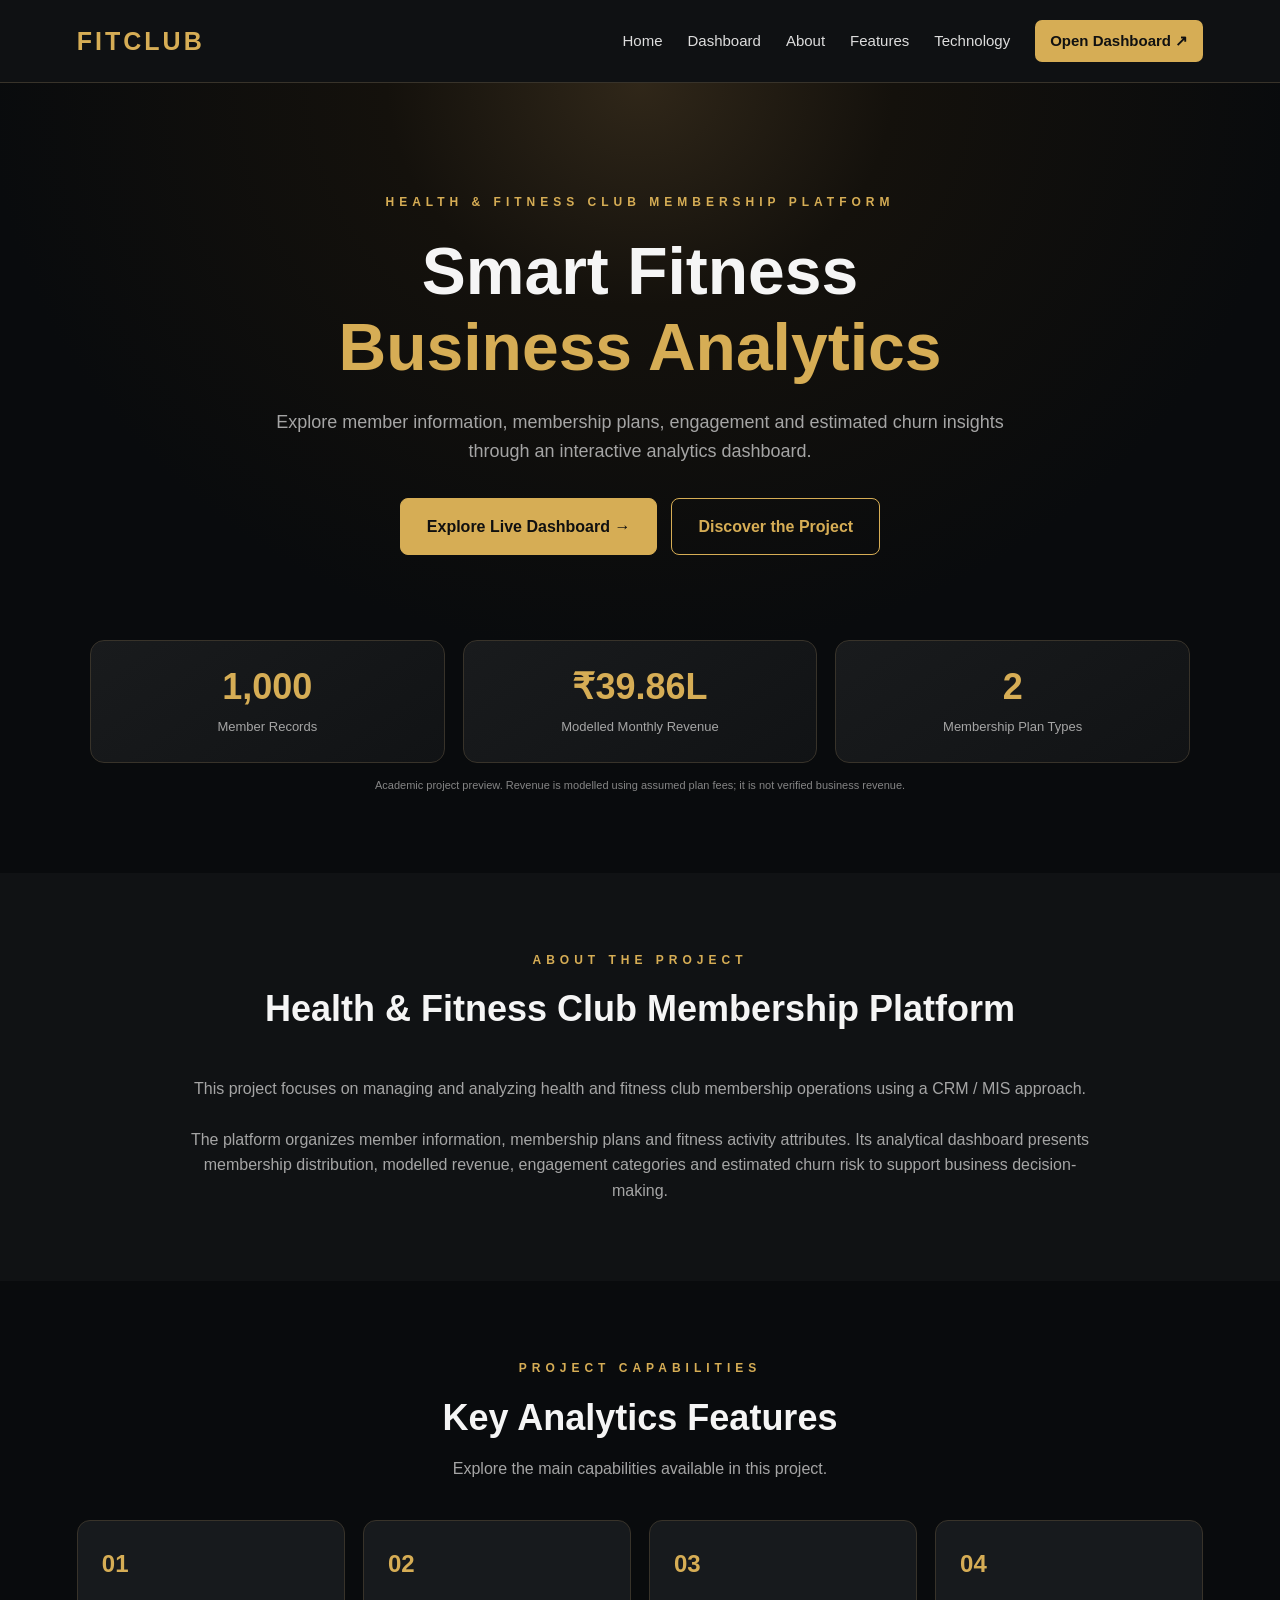
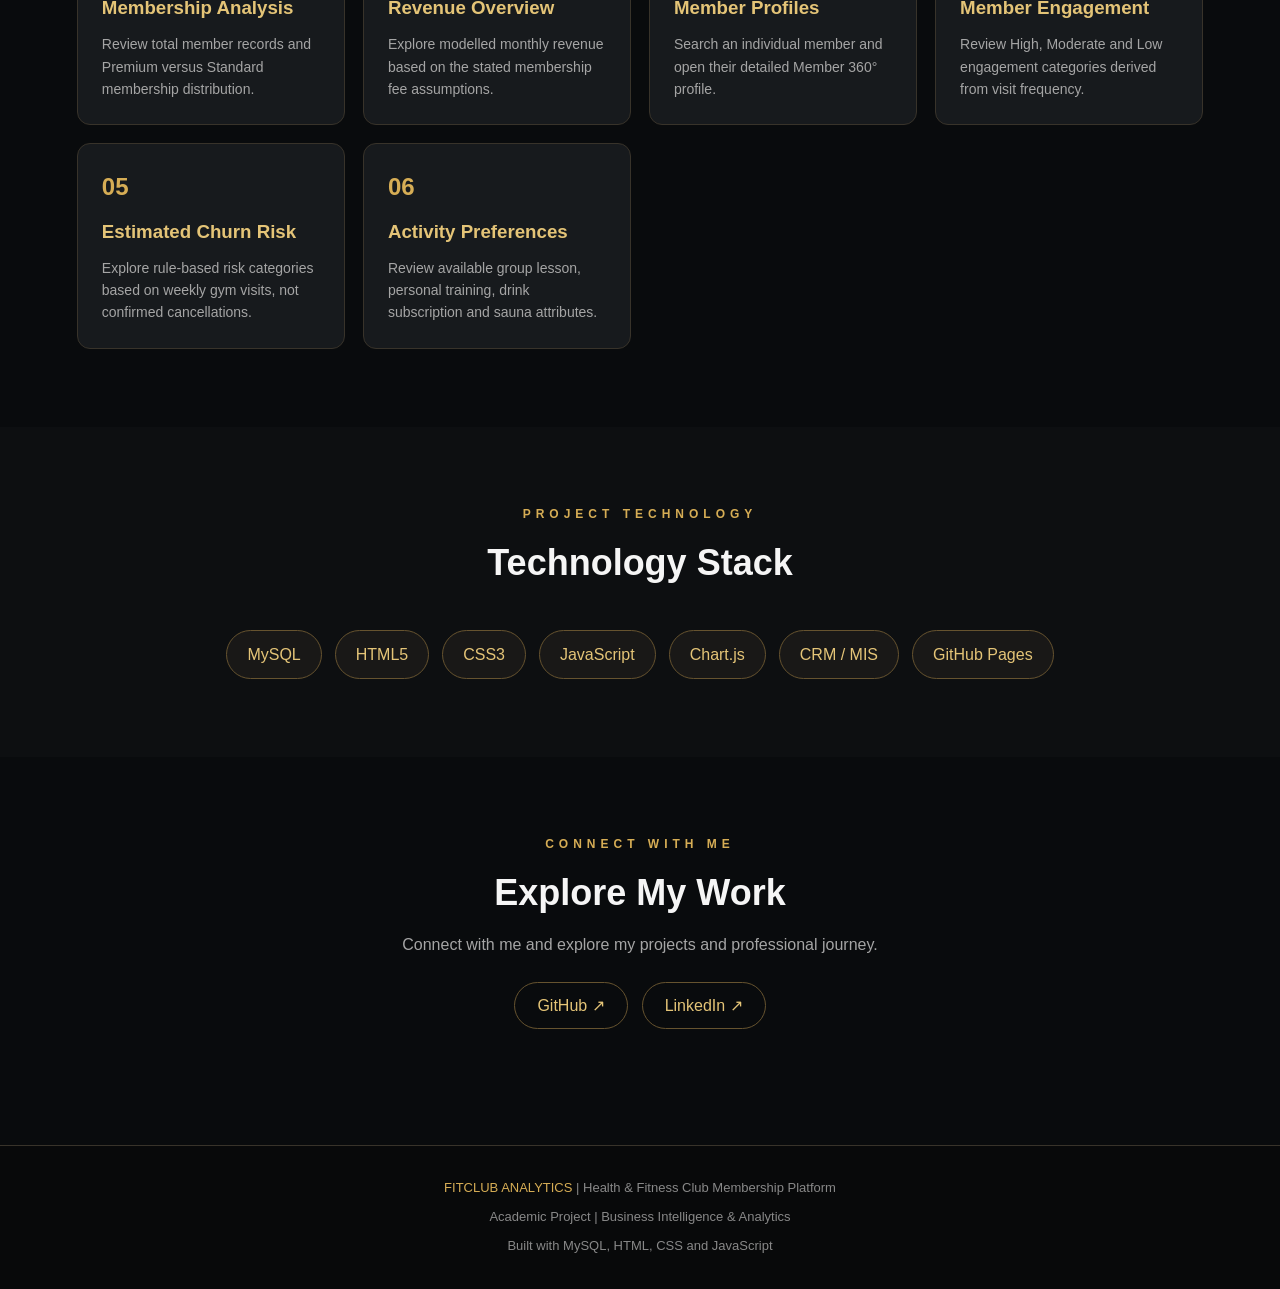
<file: index.html>
<!DOCTYPE html>
<html lang="en">
<head>
<meta charset="UTF-8">
<meta name="viewport" content="width=device-width, initial-scale=1.0">
<title>FitClub | Health & Fitness Analytics</title>
<meta name="description" content="Health and Fitness Club Membership Platform — business intelligence and member analytics project.">

<style>
:root {
  --bg: #090b0d;
  --surface: #101214;
  --card: #171a1d;
  --gold: #d6ad55;
  --gold2: #f0cc79;
  --text: #f5f5f5;
  --muted: #a5a5a5;
  --line: #38332a;
}

* {
  box-sizing: border-box;
  margin: 0;
  padding: 0;
}

html {
  scroll-behavior: smooth;
  scroll-padding-top: 90px;
}

body {
  background: var(--bg);
  color: var(--text);
  font-family: Arial, Helvetica, sans-serif;
  line-height: 1.6;
}

a {
  color: inherit;
  text-decoration: none;
}

/* NAVIGATION */

.navbar {
  position: sticky;
  top: 0;
  z-index: 20;
  display: flex;
  justify-content: space-between;
  align-items: center;
  gap: 20px;
  padding: 20px 6%;
  background: rgba(16,18,20,.96);
  border-bottom: 1px solid var(--line);
  backdrop-filter: blur(12px);
}

.logo {
  color: var(--gold);
  font-size: 25px;
  font-weight: 800;
  letter-spacing: 3px;
}

.nav-links {
  display: flex;
  align-items: center;
  gap: 25px;
  flex-wrap: wrap;
}

.nav-links a {
  font-size: 15px;
  color: #ddd;
  transition: .2s;
}

.nav-links a:hover {
  color: var(--gold);
}

.nav-links .nav-cta {
  background: var(--gold);
  color: #111;
  padding: 9px 15px;
  border-radius: 7px;
  font-weight: 700;
}

.nav-links .nav-cta:hover {
  background: var(--gold2);
  color: #111;
}

/* HERO SECTION */

.hero {
  text-align: center;
  padding: 110px 20px 90px;
  background: radial-gradient(
    ellipse at 50% 0%,
    #302719 0%,
    #14110c 28%,
    var(--bg) 72%
  );
}

.eyebrow,
.section-kicker {
  color: var(--gold);
  font-size: 12px;
  font-weight: 700;
  letter-spacing: 5px;
}

.hero h1 {
  font-size: clamp(36px, 6vw, 66px);
  line-height: 1.15;
  margin: 22px auto;
  max-width: 900px;
}

.hero h1 span {
  color: var(--gold);
}

.hero p {
  max-width: 760px;
  margin: 0 auto;
  color: var(--muted);
  font-size: 18px;
}

.actions {
  display: flex;
  justify-content: center;
  gap: 14px;
  flex-wrap: wrap;
  margin-top: 32px;
}

.btn {
  display: inline-flex;
  align-items: center;
  justify-content: center;
  gap: 9px;
  padding: 15px 26px;
  border-radius: 8px;
  font-weight: 700;
  transition: .2s;
  border: 1px solid var(--gold);
}

.btn-primary {
  background: var(--gold);
  color: #101010;
}

.btn-primary:hover {
  background: var(--gold2);
  transform: translateY(-2px);
}

.btn-outline {
  color: var(--gold);
  background: transparent;
}

.btn-outline:hover {
  background: #d6ad5518;
}

/* COMMON SECTIONS */

section {
  padding: 78px 6%;
}

.section-heading {
  text-align: center;
  margin: 0 auto 38px;
  max-width: 760px;
}

.section-heading h2 {
  font-size: clamp(26px, 4vw, 36px);
  margin-top: 10px;
}

.section-heading p {
  color: var(--muted);
  margin-top: 10px;
}

/* STATISTICS */

.stats-section {
  padding-top: 0;
  margin-top: -5px;
}

.stats-grid {
  max-width: 1100px;
  margin: auto;
  display: grid;
  grid-template-columns: repeat(3, 1fr);
  gap: 18px;
}

.stat-card {
  background: linear-gradient(145deg, #191b1d, #111315);
  border: 1px solid var(--line);
  border-radius: 14px;
  padding: 24px;
  text-align: center;
}

.stat-card strong {
  display: block;
  color: var(--gold);
  font-size: clamp(25px, 4vw, 36px);
  line-height: 1.2;
}

.stat-card span {
  display: block;
  color: var(--muted);
  font-size: 13px;
  margin-top: 9px;
}

.stat-note {
  max-width: 1100px;
  margin: 14px auto 0;
  color: #858585;
  font-size: 11px;
  text-align: center;
}

/* ABOUT */

.about-section {
  background: #101214;
}

.about-text {
  max-width: 900px;
  margin: auto;
  text-align: center;
  color: var(--muted);
}

/* FEATURES */

.features-grid {
  display: grid;
  grid-template-columns: repeat(
    auto-fit,
    minmax(230px, 1fr)
  );
  gap: 18px;
  max-width: 1200px;
  margin: auto;
}

.feature-card {
  background: var(--card);
  border: 1px solid var(--line);
  border-radius: 13px;
  padding: 24px;
}

.feature-number {
  font-size: 24px;
  font-weight: 800;
  color: var(--gold);
}

.feature-card h3 {
  color: #e4c477;
  margin: 10px 0;
}

.feature-card p {
  font-size: 14px;
  color: var(--muted);
}

/* TECHNOLOGY */

.tech-section {
  background: #0d0f11;
}

.tech-list {
  display: flex;
  justify-content: center;
  flex-wrap: wrap;
  gap: 13px;
}

.tech-item {
  border: 1px solid #66532f;
  color: #e4c477;
  background: #191817;
  padding: 11px 20px;
  border-radius: 25px;
}

/* SOCIAL LINKS */

.social-links {
  display: flex;
  justify-content: center;
  flex-wrap: wrap;
  gap: 14px;
  margin-top: 24px;
}

.social-links a {
  color: #e4c477;
  border: 1px solid #66532f;
  padding: 10px 22px;
  border-radius: 25px;
  transition: .2s;
}

.social-links a:hover {
  background: var(--gold);
  color: #101010;
}

/* FOOTER */

footer {
  text-align: center;
  padding: 32px 15px;
  background: #08090a;
  color: #888;
  border-top: 1px solid var(--line);
  font-size: 13px;
}

footer span {
  color: var(--gold);
}

/* RESPONSIVE DESIGN */

@media(max-width:700px) {

  .navbar {
    justify-content: center;
    padding: 16px 4%;
  }

  .nav-links {
    justify-content: center;
    gap: 12px;
  }

  .nav-links a {
    font-size: 13px;
  }

  .hero {
    padding: 78px 18px 65px;
  }

  .hero p {
    font-size: 16px;
  }

  section {
    padding: 58px 18px;
  }

  .stats-grid {
    grid-template-columns: 1fr;
    max-width: 420px;
  }
}
</style>
</head>

<body>

<!-- NAVIGATION -->

<nav class="navbar">

  <a class="logo" href="#home">FITCLUB</a>

  <div class="nav-links">

    <a href="#home">Home</a>

    <a href="./dashboard.html">Dashboard</a>

    <a href="#about">About</a>

    <a href="#features">Features</a>

    <a href="#technology">Technology</a>

    <a class="nav-cta" href="./dashboard.html">
      Open Dashboard ↗
    </a>

  </div>

</nav>

<!-- HERO SECTION -->

<header class="hero" id="home">

  <div class="eyebrow">
    HEALTH & FITNESS CLUB MEMBERSHIP PLATFORM
  </div>

  <h1>
    Smart Fitness<br>
    <span>Business Analytics</span>
  </h1>

  <p>
    Explore member information, membership plans,
    engagement and estimated churn insights through
    an interactive analytics dashboard.
  </p>

  <div class="actions">

    <a class="btn btn-primary" href="./dashboard.html">
      Explore Live Dashboard →
    </a>

    <a class="btn btn-outline" href="#about">
      Discover the Project
    </a>

  </div>

</header>

<!-- STATISTICS SECTION -->

<section class="stats-section" aria-label="Project data preview">

  <div class="stats-grid">

    <div class="stat-card">
      <strong>1,000</strong>
      <span>Member Records</span>
    </div>

    <div class="stat-card">
      <strong>₹39.86L</strong>
      <span>Modelled Monthly Revenue</span>
    </div>

    <div class="stat-card">
      <strong>2</strong>
      <span>Membership Plan Types</span>
    </div>

  </div>

  <p class="stat-note">
    Academic project preview. Revenue is modelled using
    assumed plan fees; it is not verified business revenue.
  </p>

</section>

<!-- ABOUT SECTION -->

<section class="about-section" id="about">

  <div class="section-heading">

    <div class="section-kicker">
      ABOUT THE PROJECT
    </div>

    <h2>
      Health & Fitness Club Membership Platform
    </h2>

  </div>

  <div class="about-text">

    <p>
      This project focuses on managing and analyzing
      health and fitness club membership operations
      using a CRM / MIS approach.
    </p>

    <br>

    <p>
      The platform organizes member information,
      membership plans and fitness activity attributes.
      Its analytical dashboard presents membership
      distribution, modelled revenue, engagement categories
      and estimated churn risk to support business
      decision-making.
    </p>

  </div>

</section>

<!-- FEATURES SECTION -->

<section id="features">

  <div class="section-heading">

    <div class="section-kicker">
      PROJECT CAPABILITIES
    </div>

    <h2>Key Analytics Features</h2>

    <p>
      Explore the main capabilities available in this project.
    </p>

  </div>

  <div class="features-grid">

    <article class="feature-card">

      <div class="feature-number">01</div>

      <h3>Membership Analysis</h3>

      <p>
        Review total member records and Premium versus
        Standard membership distribution.
      </p>

    </article>

    <article class="feature-card">

      <div class="feature-number">02</div>

      <h3>Revenue Overview</h3>

      <p>
        Explore modelled monthly revenue based on the
        stated membership fee assumptions.
      </p>

    </article>

    <article class="feature-card">

      <div class="feature-number">03</div>

      <h3>Member Profiles</h3>

      <p>
        Search an individual member and open their
        detailed Member 360° profile.
      </p>

    </article>

    <article class="feature-card">

      <div class="feature-number">04</div>

      <h3>Member Engagement</h3>

      <p>
        Review High, Moderate and Low engagement
        categories derived from visit frequency.
      </p>

    </article>

    <article class="feature-card">

      <div class="feature-number">05</div>

      <h3>Estimated Churn Risk</h3>

      <p>
        Explore rule-based risk categories based on
        weekly gym visits, not confirmed cancellations.
      </p>

    </article>

    <article class="feature-card">

      <div class="feature-number">06</div>

      <h3>Activity Preferences</h3>

      <p>
        Review available group lesson, personal training,
        drink subscription and sauna attributes.
      </p>

    </article>

  </div>

</section>

<!-- TECHNOLOGY SECTION -->

<section class="tech-section" id="technology">

  <div class="section-heading">

    <div class="section-kicker">
      PROJECT TECHNOLOGY
    </div>

    <h2>Technology Stack</h2>

  </div>

  <div class="tech-list">

    <span class="tech-item">MySQL</span>
    <span class="tech-item">HTML5</span>
    <span class="tech-item">CSS3</span>
    <span class="tech-item">JavaScript</span>
    <span class="tech-item">Chart.js</span>
    <span class="tech-item">CRM / MIS</span>
    <span class="tech-item">GitHub Pages</span>

  </div>

</section>

<!-- GITHUB AND LINKEDIN -->

<section id="connect">

  <div class="section-heading">

    <div class="section-kicker">
      CONNECT WITH ME
    </div>

    <h2>Explore My Work</h2>

    <p>
      Connect with me and explore my projects
      and professional journey.
    </p>

    <div class="social-links">

      <a
        href="https://github.com/vishalrathore1"
        target="_blank"
        rel="noopener noreferrer">
        GitHub ↗
      </a>

      <a
        href="https://www.linkedin.com/in/vishal-rathour-4105ab3a4/"
        target="_blank"
        rel="noopener noreferrer">
        LinkedIn ↗
      </a>

    </div>

  </div>

</section>

<!-- FOOTER -->

<footer>

  <p>
    <span>FITCLUB ANALYTICS</span>
    | Health & Fitness Club Membership Platform
  </p>

  <p style="margin-top:8px">
    Academic Project | Business Intelligence & Analytics
  </p>

  <p style="margin-top:8px">
    Built with MySQL, HTML, CSS and JavaScript
  </p>

</footer>

</body>
</html>
</file>
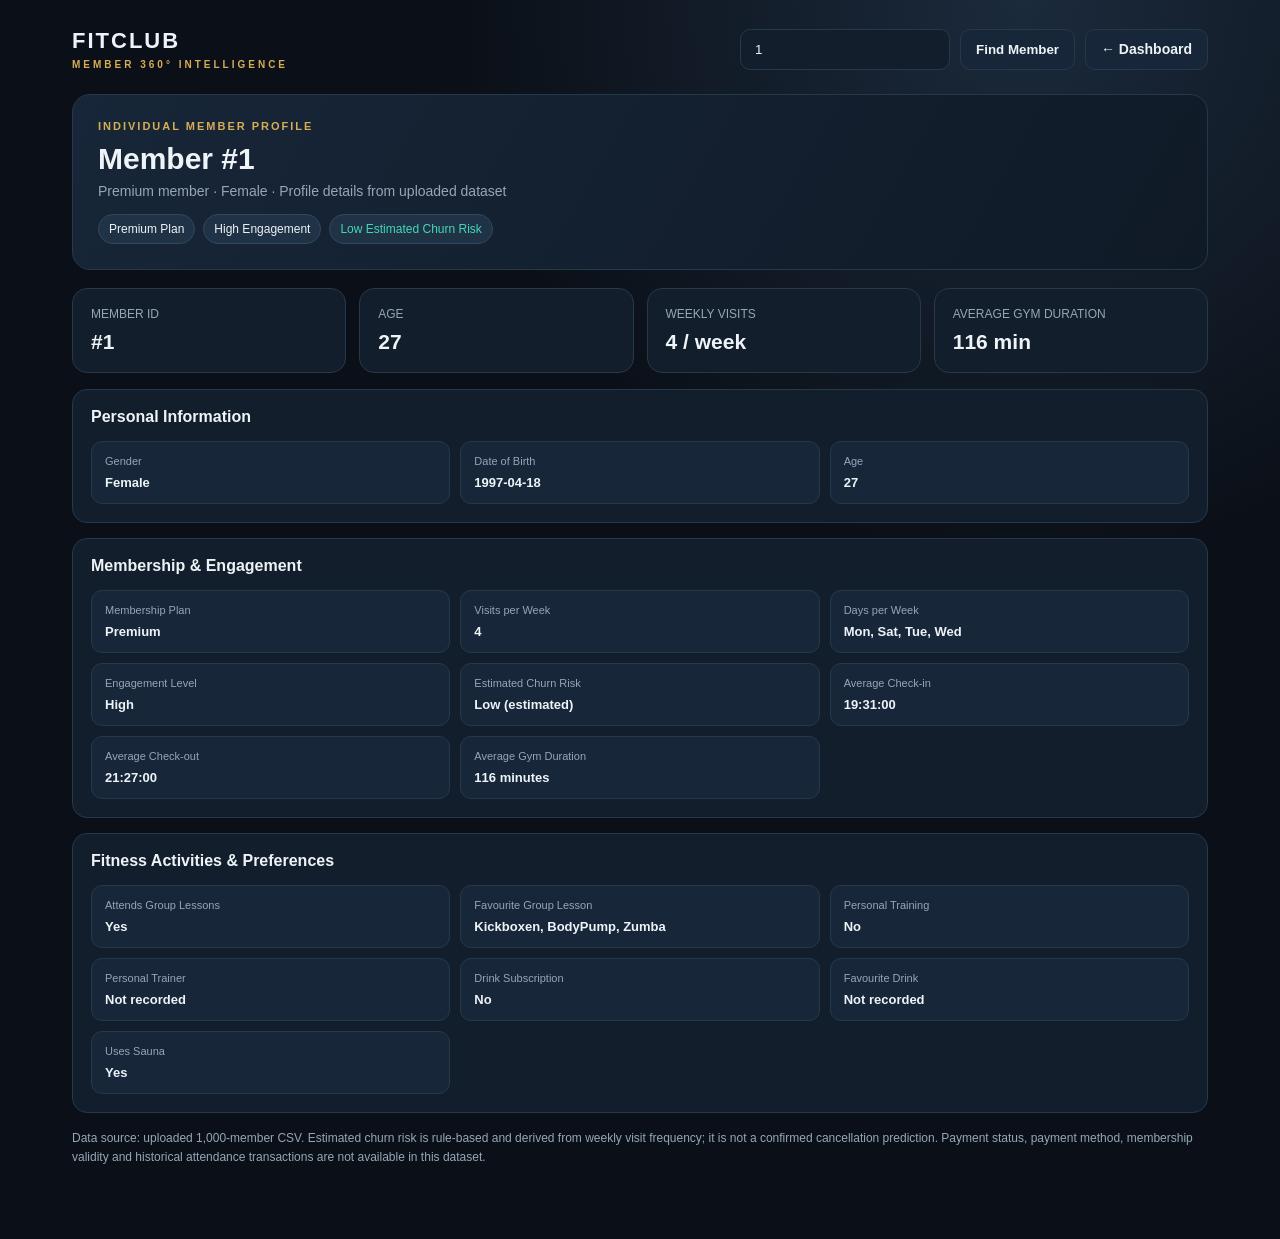
<file: member-profile.html>
<!doctype html>
<html lang="en">
<head>
<meta charset="utf-8"><meta name="viewport" content="width=device-width,initial-scale=1">
<title>FitClub | Member 360° Profile</title>
<style>
:root{--bg:#0b1018;--panel:#121e2b;--panel2:#172638;--line:#26394b;--gold:#d6ad55;--teal:#45d6bb;--text:#edf3f7;--muted:#94a7b7;--red:#ff7272;--amber:#f5c66b}
*{box-sizing:border-box}body{margin:0;background:radial-gradient(circle at 80% 0%,#1b2a3c 0,transparent 35%),var(--bg);color:var(--text);font:14px Arial,sans-serif}
.wrap{max-width:1180px;margin:auto;padding:28px 22px 60px}.top{display:flex;justify-content:space-between;align-items:center;gap:15px;flex-wrap:wrap;margin-bottom:24px}
.brand{font-size:22px;font-weight:800;letter-spacing:2px}.brand span{display:block;font-size:10px;color:var(--gold);letter-spacing:3px;margin-top:5px}
a,button{color:inherit;text-decoration:none}.btn{border:1px solid var(--line);background:var(--panel2);padding:11px 15px;border-radius:10px;cursor:pointer;font-weight:700}.btn:hover{border-color:var(--gold)}
.searchbar{display:flex;gap:10px;flex-wrap:wrap}.searchbar input{background:var(--panel);border:1px solid var(--line);color:var(--text);padding:12px 14px;border-radius:10px;min-width:210px}
.hero{background:linear-gradient(120deg,#172638,#101a27);border:1px solid var(--line);border-radius:18px;padding:25px;margin-bottom:18px}
.eyebrow{color:var(--gold);font-size:11px;font-weight:700;letter-spacing:2px}.hero h1{font-size:30px;margin:10px 0 7px}.muted{color:var(--muted)}
.pills{display:flex;gap:8px;flex-wrap:wrap;margin-top:15px}.pill{background:#203246;border:1px solid #31485e;padding:7px 10px;border-radius:20px;font-size:12px}
.grid{display:grid;grid-template-columns:repeat(4,minmax(0,1fr));gap:13px;margin:16px 0}.card,.section{background:var(--panel);border:1px solid var(--line);border-radius:15px;padding:18px}.card label{display:block;color:var(--muted);font-size:12px;margin-bottom:9px}.card strong{font-size:21px}.section{margin-top:15px}.section h2{font-size:16px;margin:0 0 15px}.details{display:grid;grid-template-columns:repeat(3,minmax(0,1fr));gap:10px}
.item{background:var(--panel2);border:1px solid #26394b;border-radius:11px;padding:13px;min-width:0}.item span{display:block;color:var(--muted);font-size:11px;margin-bottom:7px}.item strong{font-size:13px;overflow-wrap:anywhere}
.risk{color:var(--red)}.risk.Low{color:var(--teal)}.risk.Medium{color:var(--amber)}
.note{font-size:12px;color:var(--muted);line-height:1.6;margin-top:16px}.error{display:none;color:var(--red);padding:20px;background:var(--panel);border-radius:12px}
@media(max-width:800px){.grid{grid-template-columns:repeat(2,minmax(0,1fr))}.details{grid-template-columns:repeat(2,minmax(0,1fr))}}
@media(max-width:520px){.wrap{padding:18px 13px 40px}.hero h1{font-size:24px}.details{grid-template-columns:1fr}.grid{gap:9px}.card{padding:13px}.card strong{font-size:18px}}
</style>
</head>
<body><main class="wrap">
<header class="top"><div class="brand">FITCLUB<span>MEMBER 360° INTELLIGENCE</span></div><div class="searchbar"><input id="memberSearch" type="number" min="1" placeholder="Enter Member ID (e.g. 25)"><button class="btn" id="findBtn">Find Member</button><a class="btn" href="./dashboard.html">← Dashboard</a></div></header>
<div class="hero"><div class="eyebrow">INDIVIDUAL MEMBER PROFILE</div><h1 id="memberName">Loading member…</h1><div class="muted" id="memberSub">Complete member overview from uploaded dataset</div><div class="pills"><span class="pill" id="planPill">Plan</span><span class="pill" id="engagementPill">Engagement</span><span class="pill" id="riskPill">Estimated risk</span></div></div>
<div id="error" class="error">Member ID not found. Please check the ID and try again.</div>
<div class="grid"><div class="card"><label>MEMBER ID</label><strong id="idValue">—</strong></div><div class="card"><label>AGE</label><strong id="ageValue">—</strong></div><div class="card"><label>WEEKLY VISITS</label><strong id="visitsValue">—</strong></div><div class="card"><label>AVERAGE GYM DURATION</label><strong id="durationValue">—</strong></div></div>
<section class="section"><h2>Personal Information</h2><div class="details" id="personal"></div></section>
<section class="section"><h2>Membership & Engagement</h2><div class="details" id="membership"></div></section>
<section class="section"><h2>Fitness Activities & Preferences</h2><div class="details" id="activities"></div></section>
<p class="note">Data source: uploaded 1,000-member CSV. Estimated churn risk is rule-based and derived from weekly visit frequency; it is not a confirmed cancellation prediction. Payment status, payment method, membership validity and historical attendance transactions are not available in this dataset.</p>
</main>
<script>
const sourceMembers=[{"id":1,"gender":"Female","birthday":"1997-04-18","age":27,"plan":"Premium","visits":4,"days":"Mon, Sat, Tue, Wed","groupLesson":true,"favGroup":"Kickboxen, BodyPump, Zumba","checkIn":"19:31:00","checkOut":"21:27:00","gymMinutes":116,"drinkAbo":false,"favDrink":"","personalTraining":false,"trainer":"","sauna":true,"engagement":"High","churn":"Low"},{"id":2,"gender":"Female","birthday":"1977-09-18","age":47,"plan":"Standard","visits":3,"days":"Mon, Sat, Wed","groupLesson":false,"favGroup":"","checkIn":"19:31:00","checkOut":"20:19:00","gymMinutes":48,"drinkAbo":false,"favDrink":"","personalTraining":true,"trainer":"Chantal","sauna":false,"engagement":"Moderate","churn":"Medium"},{"id":3,"gender":"Male","birthday":"1983-03-30","age":41,"plan":"Premium","visits":1,"days":"Sat","groupLesson":true,"favGroup":"XCore","checkIn":"08:29:00","checkOut":"10:32:00","gymMinutes":123,"drinkAbo":true,"favDrink":"berry_boost, lemon","personalTraining":true,"trainer":"Mike","sauna":false,"engagement":"Low","churn":"High"},{"id":4,"gender":"Male","birthday":"1980-04-12","age":44,"plan":"Premium","visits":3,"days":"Sat, Tue, Wed","groupLesson":false,"favGroup":"","checkIn":"09:54:00","checkOut":"11:33:00","gymMinutes":99,"drinkAbo":true,"favDrink":"passion_fruit","personalTraining":true,"trainer":"Mike","sauna":true,"engagement":"Moderate","churn":"Medium"},{"id":5,"gender":"Male","birthday":"1980-09-10","age":44,"plan":"Standard","visits":2,"days":"Thu, Wed","groupLesson":true,"favGroup":"Running, Yoga, Zumba","checkIn":"08:29:00","checkOut":"09:19:00","gymMinutes":50,"drinkAbo":false,"favDrink":"","personalTraining":true,"trainer":"Mike","sauna":false,"engagement":"Moderate","churn":"Medium"},{"id":6,"gender":"Female","birthday":"2009-06-29","age":15,"plan":"Standard","visits":1,"days":"Mon","groupLesson":false,"favGroup":"","checkIn":"17:19:00","checkOut":"20:19:00","gymMinutes":180,"drinkAbo":false,"favDrink":"","personalTraining":false,"trainer":"","sauna":true,"engagement":"Low","churn":"High"},{"id":7,"gender":"Male","birthday":"1994-08-07","age":30,"plan":"Premium","visits":3,"days":"Sat, Thu, Wed","groupLesson":true,"favGroup":"LesMiles, BodyPump","checkIn":"19:46:00","checkOut":"20:48:00","gymMinutes":62,"drinkAbo":false,"favDrink":"","personalTraining":false,"trainer":"","sauna":false,"engagement":"Moderate","churn":"Medium"},{"id":8,"gender":"Male","birthday":"2003-11-13","age":20,"plan":"Standard","visits":2,"days":"Mon, Wed","groupLesson":true,"favGroup":"Yoga, XCore","checkIn":"17:45:00","checkOut":"19:20:00","gymMinutes":95,"drinkAbo":true,"favDrink":"coconut_pineapple","personalTraining":false,"trainer":"","sauna":true,"engagement":"Moderate","churn":"Medium"},{"id":9,"gender":"Male","birthday":"1978-07-28","age":46,"plan":"Premium","visits":3,"days":"Sat, Sun, Thu","groupLesson":true,"favGroup":"BodyPump","checkIn":"09:45:00","checkOut":"11:17:00","gymMinutes":92,"drinkAbo":true,"favDrink":"orange, lemon","personalTraining":true,"trainer":"Mike","sauna":false,"engagement":"Moderate","churn":"Medium"},{"id":10,"gender":"Female","birthday":"2000-05-06","age":24,"plan":"Premium","visits":1,"days":"Mon","groupLesson":false,"favGroup":"","checkIn":"13:05:00","checkOut":"15:29:00","gymMinutes":144,"drinkAbo":false,"favDrink":"","personalTraining":true,"trainer":"Jeffrey","sauna":true,"engagement":"Low","churn":"High"},{"id":11,"gender":"Male","birthday":"1983-07-11","age":41,"plan":"Standard","visits":1,"days":"Fri","groupLesson":false,"favGroup":"","checkIn":"13:50:00","checkOut":"14:26:00","gymMinutes":36,"drinkAbo":false,"favDrink":"","personalTraining":true,"trainer":"Hanna","sauna":false,"engagement":"Low","churn":"High"},{"id":12,"gender":"Male","birthday":"1997-09-19","age":27,"plan":"Premium","visits":3,"days":"Fri, Thu, Wed","groupLesson":true,"favGroup":"Pilates, Zumba, XCore","checkIn":"10:12:00","checkOut":"10:45:00","gymMinutes":33,"drinkAbo":true,"favDrink":"passion_fruit","personalTraining":true,"trainer":"Mike","sauna":true,"engagement":"Moderate","churn":"Medium"},{"id":13,"gender":"Female","birthday":"1994-04-22","age":30,"plan":"Standard","visits":2,"days":"Sun, Wed","groupLesson":true,"favGroup":"XCore, HIT, Running","checkIn":"17:04:00","checkOut":"19:42:00","gymMinutes":158,"drinkAbo":true,"favDrink":"passion_fruit","personalTraining":false,"trainer":"","sauna":true,"engagement":"Moderate","churn":"Medium"},{"id":14,"gender":"Female","birthday":"1989-03-21","age":35,"plan":"Premium","visits":3,"days":"Mon, Tue, Wed","groupLesson":false,"favGroup":"","checkIn":"19:50:00","checkOut":"20:51:00","gymMinutes":61,"drinkAbo":true,"favDrink":"black_currant","personalTraining":false,"trainer":"","sauna":false,"engagement":"Moderate","churn":"Medium"},{"id":15,"gender":"Female","birthday":"1989-10-01","age":35,"plan":"Premium","visits":1,"days":"Sat","groupLesson":false,"favGroup":"","checkIn":"20:12:00","checkOut":"22:37:00","gymMinutes":145,"drinkAbo":true,"favDrink":"orange, black_currant","personalTraining":true,"trainer":"Mike","sauna":false,"engagement":"Low","churn":"High"},{"id":16,"gender":"Female","birthday":"1987-12-20","age":36,"plan":"Standard","visits":4,"days":"Mon, Thu, Tue, Wed","groupLesson":true,"favGroup":"Spinning, Zumba, XCore","checkIn":"17:28:00","checkOut":"18:29:00","gymMinutes":61,"drinkAbo":false,"favDrink":"","personalTraining":false,"trainer":"","sauna":false,"engagement":"High","churn":"Low"},{"id":17,"gender":"Male","birthday":"1986-12-17","age":37,"plan":"Premium","visits":3,"days":"Fri, Sat, Sun","groupLesson":false,"favGroup":"","checkIn":"09:25:00","checkOut":"12:06:00","gymMinutes":161,"drinkAbo":false,"favDrink":"","personalTraining":true,"trainer":"Jeffrey","sauna":true,"engagement":"Moderate","churn":"Medium"},{"id":18,"gender":"Female","birthday":"2011-04-30","age":13,"plan":"Standard","visits":3,"days":"Sat, Thu, Tue","groupLesson":false,"favGroup":"","checkIn":"16:54:00","checkOut":"18:53:00","gymMinutes":119,"drinkAbo":false,"favDrink":"","personalTraining":true,"trainer":"Mike","sauna":true,"engagement":"Moderate","churn":"Medium"},{"id":19,"gender":"Female","birthday":"1986-05-29","age":38,"plan":"Standard","visits":1,"days":"Tue","groupLesson":true,"favGroup":"Pilates","checkIn":"10:01:00","checkOut":"12:48:00","gymMinutes":167,"drinkAbo":true,"favDrink":"orange","personalTraining":true,"trainer":"Hanna","sauna":true,"engagement":"Low","churn":"High"},{"id":20,"gender":"Male","birthday":"1991-09-13","age":33,"plan":"Premium","visits":2,"days":"Sat, Wed","groupLesson":true,"favGroup":"BodyPump, Zumba, Pilates","checkIn":"13:55:00","checkOut":"16:24:00","gymMinutes":149,"drinkAbo":false,"favDrink":"","personalTraining":false,"trainer":"","sauna":false,"engagement":"Moderate","churn":"Medium"},{"id":21,"gender":"Female","birthday":"1997-12-31","age":26,"plan":"Premium","visits":2,"days":"Fri, Mon","groupLesson":false,"favGroup":"","checkIn":"08:19:00","checkOut":"10:45:00","gymMinutes":146,"drinkAbo":false,"favDrink":"","personalTraining":true,"trainer":"Hanna","sauna":false,"engagement":"Moderate","churn":"Medium"},{"id":22,"gender":"Male","birthday":"1997-10-29","age":26,"plan":"Premium","visits":3,"days":"Fri, Mon, Sat","groupLesson":true,"favGroup":"Yoga, BodyBalance, LesMiles","checkIn":"15:06:00","checkOut":"17:40:00","gymMinutes":154,"drinkAbo":true,"favDrink":"lemon","personalTraining":false,"trainer":"","sauna":true,"engagement":"Moderate","churn":"Medium"},{"id":23,"gender":"Female","birthday":"2010-10-22","age":13,"plan":"Standard","visits":2,"days":"Mon, Tue","groupLesson":true,"favGroup":"HIT","checkIn":"20:56:00","checkOut":"23:36:00","gymMinutes":160,"drinkAbo":true,"favDrink":"passion_fruit, orange","personalTraining":true,"trainer":"Mike","sauna":false,"engagement":"Moderate","churn":"Medium"},{"id":24,"gender":"Male","birthday":"2010-01-24","age":14,"plan":"Premium","visits":3,"days":"Sat, Tue, Wed","groupLesson":false,"favGroup":"","checkIn":"14:34:00","checkOut":"16:33:00","gymMinutes":119,"drinkAbo":true,"favDrink":"lemon, coconut_pineapple","personalTraining":true,"trainer":"Jeffrey","sauna":true,"engagement":"Moderate","churn":"Medium"},{"id":25,"gender":"Female","birthday":"2008-10-04","age":16,"plan":"Premium","visits":1,"days":"Fri","groupLesson":false,"favGroup":"","checkIn":"08:42:00","checkOut":"10:34:00","gymMinutes":112,"drinkAbo":false,"favDrink":"","personalTraining":false,"trainer":"","sauna":false,"engagement":"Low","churn":"High"},{"id":26,"gender":"Male","birthday":"1989-06-17","age":35,"plan":"Standard","visits":1,"days":"Fri","groupLesson":true,"favGroup":"BodyBalance, Zumba, Yoga","checkIn":"13:12:00","checkOut":"14:54:00","gymMinutes":102,"drinkAbo":true,"favDrink":"coconut_pineapple","personalTraining":true,"trainer":"Chantal","sauna":false,"engagement":"Low","churn":"High"},{"id":27,"gender":"Male","birthday":"2005-03-31","age":19,"plan":"Premium","visits":3,"days":"Fri, Sun, Wed","groupLesson":true,"favGroup":"Zumba","checkIn":"15:01:00","checkOut":"16:59:00","gymMinutes":118,"drinkAbo":true,"favDrink":"berry_boost, passion_fruit","personalTraining":false,"trainer":"","sauna":false,"engagement":"Moderate","churn":"Medium"},{"id":28,"gender":"Male","birthday":"1992-04-10","age":32,"plan":"Standard","visits":5,"days":"Fri, Sat, Sun, Tue, Wed","groupLesson":true,"favGroup":"BodyBalance, Pilates, Running","checkIn":"19:41:00","checkOut":"21:35:00","gymMinutes":114,"drinkAbo":true,"favDrink":"berry_boost","personalTraining":true,"trainer":"Chantal","sauna":false,"engagement":"High","churn":"Low"},{"id":29,"gender":"Female","birthday":"1997-01-21","age":27,"plan":"Premium","visits":1,"days":"Wed","groupLesson":false,"favGroup":"","checkIn":"11:25:00","checkOut":"12:56:00","gymMinutes":91,"drinkAbo":true,"favDrink":"orange","personalTraining":false,"trainer":"","sauna":true,"engagement":"Low","churn":"High"},{"id":30,"gender":"Female","birthday":"2002-11-04","age":21,"plan":"Premium","visits":3,"days":"Fri, Mon, Thu","groupLesson":true,"favGroup":"Spinning, BodyPump, Zumba","checkIn":"20:15:00","checkOut":"21:36:00","gymMinutes":81,"drinkAbo":true,"favDrink":"orange, coconut_pineapple","personalTraining":false,"trainer":"","sauna":true,"engagement":"Moderate","churn":"Medium"},{"id":31,"gender":"Male","birthday":"1988-03-04","age":36,"plan":"Premium","visits":3,"days":"Sun, Thu, Wed","groupLesson":false,"favGroup":"","checkIn":"10:01:00","checkOut":"12:11:00","gymMinutes":130,"drinkAbo":false,"favDrink":"","personalTraining":true,"trainer":"Jeffrey","sauna":true,"engagement":"Moderate","churn":"Medium"},{"id":32,"gender":"Male","birthday":"2000-03-02","age":24,"plan":"Standard","visits":5,"days":"Fri, Mon, Sat, Sun, Wed","groupLesson":false,"favGroup":"","checkIn":"20:53:00","checkOut":"23:33:00","gymMinutes":160,"drinkAbo":true,"favDrink":"black_currant, lemon","personalTraining":false,"trainer":"","sauna":false,"engagement":"High","churn":"Low"},{"id":33,"gender":"Female","birthday":"1982-02-26","age":42,"plan":"Premium","visits":3,"days":"Sat, Sun, Tue","groupLesson":true,"favGroup":"LesMiles, HIT","checkIn":"10:23:00","checkOut":"12:01:00","gymMinutes":98,"drinkAbo":false,"favDrink":"","personalTraining":true,"trainer":"Chantal","sauna":true,"engagement":"Moderate","churn":"Medium"},{"id":34,"gender":"Female","birthday":"1976-12-07","age":47,"plan":"Premium","visits":2,"days":"Mon, Sat","groupLesson":true,"favGroup":"XCore, Running, BodyBalance","checkIn":"14:42:00","checkOut":"16:08:00","gymMinutes":86,"drinkAbo":false,"favDrink":"","personalTraining":true,"trainer":"Hanna","sauna":true,"engagement":"Moderate","churn":"Medium"},{"id":35,"gender":"Male","birthday":"2004-03-06","age":20,"plan":"Premium","visits":5,"days":"Mon, Sun, Thu, Tue, Wed","groupLesson":false,"favGroup":"","checkIn":"18:15:00","checkOut":"20:54:00","gymMinutes":159,"drinkAbo":false,"favDrink":"","personalTraining":true,"trainer":"Mike","sauna":true,"engagement":"High","churn":"Low"},{"id":36,"gender":"Male","birthday":"1990-03-09","age":34,"plan":"Standard","visits":3,"days":"Sat, Sun, Tue","groupLesson":true,"favGroup":"XCore","checkIn":"13:39:00","checkOut":"16:20:00","gymMinutes":161,"drinkAbo":true,"favDrink":"orange","personalTraining":false,"trainer":"","sauna":true,"engagement":"Moderate","churn":"Medium"},{"id":37,"gender":"Female","birthday":"1981-03-18","age":43,"plan":"Standard","visits":5,"days":"Fri, Sat, Sun, Tue, Wed","groupLesson":false,"favGroup":"","checkIn":"09:02:00","checkOut":"10:21:00","gymMinutes":79,"drinkAbo":false,"favDrink":"","personalTraining":false,"trainer":"","sauna":false,"engagement":"High","churn":"Low"},{"id":38,"gender":"Female","birthday":"1983-11-01","age":40,"plan":"Premium","visits":2,"days":"Sat, Thu","groupLesson":false,"favGroup":"","checkIn":"08:39:00","checkOut":"10:37:00","gymMinutes":118,"drinkAbo":false,"favDrink":"","personalTraining":false,"trainer":"","sauna":false,"engagement":"Moderate","churn":"Medium"},{"id":39,"gender":"Male","birthday":"1980-07-05","age":44,"plan":"Premium","visits":1,"days":"Wed","groupLesson":false,"favGroup":"","checkIn":"20:43:00","checkOut":"22:58:00","gymMinutes":135,"drinkAbo":true,"favDrink":"coconut_pineapple, berry_boost","personalTraining":false,"trainer":"","sauna":false,"engagement":"Low","churn":"High"},{"id":40,"gender":"Female","birthday":"2006-01-19","age":18,"plan":"Premium","visits":2,"days":"Mon, Tue","groupLesson":true,"favGroup":"LesMiles","checkIn":"10:26:00","checkOut":"12:13:00","gymMinutes":107,"drinkAbo":true,"favDrink":"passion_fruit, black_currant","personalTraining":false,"trainer":"","sauna":true,"engagement":"Moderate","churn":"Medium"},{"id":41,"gender":"Female","birthday":"2008-06-11","age":16,"plan":"Premium","visits":3,"days":"Mon, Sun, Tue","groupLesson":false,"favGroup":"","checkIn":"16:04:00","checkOut":"17:51:00","gymMinutes":107,"drinkAbo":true,"favDrink":"coconut_pineapple","personalTraining":true,"trainer":"Hanna","sauna":true,"engagement":"Moderate","churn":"Medium"},{"id":42,"gender":"Female","birthday":"1989-07-08","age":35,"plan":"Standard","visits":1,"days":"Sun","groupLesson":false,"favGroup":"","checkIn":"09:38:00","checkOut":"10:36:00","gymMinutes":58,"drinkAbo":false,"favDrink":"","personalTraining":false,"trainer":"","sauna":false,"engagement":"Low","churn":"High"},{"id":43,"gender":"Female","birthday":"1995-06-26","age":29,"plan":"Premium","visits":1,"days":"Thu","groupLesson":true,"favGroup":"BodyBalance","checkIn":"10:25:00","checkOut":"12:04:00","gymMinutes":99,"drinkAbo":true,"favDrink":"black_currant, lemon","personalTraining":true,"trainer":"Chantal","sauna":false,"engagement":"Low","churn":"High"},{"id":44,"gender":"Female","birthday":"1996-04-05","age":28,"plan":"Standard","visits":1,"days":"Sun","groupLesson":false,"favGroup":"","checkIn":"11:49:00","checkOut":"14:11:00","gymMinutes":142,"drinkAbo":true,"favDrink":"coconut_pineapple, passion_fruit","personalTraining":true,"trainer":"Hanna","sauna":true,"engagement":"Low","churn":"High"},{"id":45,"gender":"Male","birthday":"1976-01-19","age":48,"plan":"Premium","visits":2,"days":"Tue, Wed","groupLesson":false,"favGroup":"","checkIn":"09:57:00","checkOut":"12:35:00","gymMinutes":158,"drinkAbo":false,"favDrink":"","personalTraining":true,"trainer":"Hanna","sauna":true,"engagement":"Moderate","churn":"Medium"},{"id":46,"gender":"Female","birthday":"1981-05-22","age":43,"plan":"Standard","visits":4,"days":"Fri, Mon, Sat, Tue","groupLesson":true,"favGroup":"Spinning","checkIn":"18:41:00","checkOut":"21:36:00","gymMinutes":175,"drinkAbo":false,"favDrink":"","personalTraining":true,"trainer":"Hanna","sauna":false,"engagement":"High","churn":"Low"},{"id":47,"gender":"Male","birthday":"1989-03-04","age":35,"plan":"Standard","visits":3,"days":"Sun, Tue, Wed","groupLesson":false,"favGroup":"","checkIn":"15:02:00","checkOut":"16:29:00","gymMinutes":87,"drinkAbo":false,"favDrink":"","personalTraining":false,"trainer":"","sauna":false,"engagement":"Moderate","churn":"Medium"},{"id":48,"gender":"Male","birthday":"1997-11-15","age":26,"plan":"Premium","visits":5,"days":"Fri, Mon, Sun, Thu, Tue","groupLesson":true,"favGroup":"Yoga","checkIn":"16:29:00","checkOut":"18:45:00","gymMinutes":136,"drinkAbo":false,"favDrink":"","personalTraining":true,"trainer":"Jeffrey","sauna":true,"engagement":"High","churn":"Low"},{"id":49,"gender":"Female","birthday":"1975-10-23","age":48,"plan":"Premium","visits":3,"days":"Fri, Thu, Tue","groupLesson":true,"favGroup":"Yoga, BodyBalance","checkIn":"11:56:00","checkOut":"14:13:00","gymMinutes":137,"drinkAbo":false,"favDrink":"","personalTraining":true,"trainer":"Chantal","sauna":true,"engagement":"Moderate","churn":"Medium"},{"id":50,"gender":"Female","birthday":"1979-12-29","age":44,"plan":"Premium","visits":2,"days":"Sat, Tue","groupLesson":true,"favGroup":"BodyPump, Zumba","checkIn":"08:54:00","checkOut":"11:35:00","gymMinutes":161,"drinkAbo":true,"favDrink":"black_currant, passion_fruit","personalTraining":false,"trainer":"","sauna":true,"engagement":"Moderate","churn":"Medium"},{"id":51,"gender":"Male","birthday":"1979-07-17","age":45,"plan":"Standard","visits":3,"days":"Mon, Sun, Thu","groupLesson":false,"favGroup":"","checkIn":"09:43:00","checkOut":"11:16:00","gymMinutes":93,"drinkAbo":true,"favDrink":"coconut_pineapple, passion_fruit","personalTraining":false,"trainer":"","sauna":true,"engagement":"Moderate","churn":"Medium"},{"id":52,"gender":"Male","birthday":"1996-04-21","age":28,"plan":"Premium","visits":2,"days":"Sat, Wed","groupLesson":true,"favGroup":"BodyPump, Yoga","checkIn":"20:58:00","checkOut":"22:20:00","gymMinutes":82,"drinkAbo":false,"favDrink":"","personalTraining":false,"trainer":"","sauna":true,"engagement":"Moderate","churn":"Medium"},{"id":53,"gender":"Female","birthday":"2004-07-17","age":20,"plan":"Premium","visits":2,"days":"Sun, Thu","groupLesson":true,"favGroup":"BodyBalance, Running","checkIn":"09:26:00","checkOut":"10:35:00","gymMinutes":69,"drinkAbo":false,"favDrink":"","personalTraining":false,"trainer":"","sauna":false,"engagement":"Moderate","churn":"Medium"},{"id":54,"gender":"Female","birthday":"1980-11-27","age":43,"plan":"Standard","visits":4,"days":"Fri, Mon, Sat, Thu","groupLesson":true,"favGroup":"Pilates","checkIn":"20:36:00","checkOut":"23:17:00","gymMinutes":161,"drinkAbo":true,"favDrink":"orange, berry_boost","personalTraining":true,"trainer":"Mike","sauna":false,"engagement":"High","churn":"Low"},{"id":55,"gender":"Male","birthday":"2000-01-04","age":24,"plan":"Standard","visits":2,"days":"Sun, Thu","groupLesson":true,"favGroup":"Spinning, Kickboxen, LesMiles","checkIn":"15:49:00","checkOut":"18:31:00","gymMinutes":162,"drinkAbo":true,"favDrink":"black_currant","personalTraining":true,"trainer":"Chantal","sauna":true,"engagement":"Moderate","churn":"Medium"},{"id":56,"gender":"Male","birthday":"2002-07-26","age":22,"plan":"Standard","visits":3,"days":"Fri, Sun, Tue","groupLesson":false,"favGroup":"","checkIn":"17:13:00","checkOut":"18:24:00","gymMinutes":71,"drinkAbo":false,"favDrink":"","personalTraining":false,"trainer":"","sauna":true,"engagement":"Moderate","churn":"Medium"},{"id":57,"gender":"Female","birthday":"2001-06-12","age":23,"plan":"Standard","visits":3,"days":"Sat, Thu, Wed","groupLesson":false,"favGroup":"","checkIn":"08:36:00","checkOut":"11:18:00","gymMinutes":162,"drinkAbo":false,"favDrink":"","personalTraining":false,"trainer":"","sauna":false,"engagement":"Moderate","churn":"Medium"},{"id":58,"gender":"Male","birthday":"1977-12-30","age":46,"plan":"Premium","visits":5,"days":"Fri, Mon, Sat, Thu, Tue","groupLesson":true,"favGroup":"BodyBalance, BodyPump","checkIn":"12:19:00","checkOut":"12:49:00","gymMinutes":30,"drinkAbo":false,"favDrink":"","personalTraining":true,"trainer":"Chantal","sauna":true,"engagement":"High","churn":"Low"},{"id":59,"gender":"Male","birthday":"2007-07-11","age":17,"plan":"Premium","visits":2,"days":"Fri, Tue","groupLesson":true,"favGroup":"Kickboxen","checkIn":"10:40:00","checkOut":"12:06:00","gymMinutes":86,"drinkAbo":false,"favDrink":"","personalTraining":false,"trainer":"","sauna":true,"engagement":"Moderate","churn":"Medium"},{"id":60,"gender":"Female","birthday":"1988-08-20","age":36,"plan":"Standard","visits":2,"days":"Sat, Thu","groupLesson":true,"favGroup":"XCore, Zumba","checkIn":"19:38:00","checkOut":"21:40:00","gymMinutes":122,"drinkAbo":true,"favDrink":"orange","personalTraining":true,"trainer":"Chantal","sauna":true,"engagement":"Moderate","churn":"Medium"},{"id":61,"gender":"Female","birthday":"1977-05-08","age":47,"plan":"Premium","visits":3,"days":"Mon, Sun, Wed","groupLesson":false,"favGroup":"","checkIn":"18:30:00","checkOut":"20:17:00","gymMinutes":107,"drinkAbo":false,"favDrink":"","personalTraining":true,"trainer":"Chantal","sauna":false,"engagement":"Moderate","churn":"Medium"},{"id":62,"gender":"Female","birthday":"1995-05-13","age":29,"plan":"Standard","visits":3,"days":"Sat, Tue, Wed","groupLesson":false,"favGroup":"","checkIn":"10:28:00","checkOut":"11:36:00","gymMinutes":68,"drinkAbo":false,"favDrink":"","personalTraining":true,"trainer":"Chantal","sauna":true,"engagement":"Moderate","churn":"Medium"},{"id":63,"gender":"Male","birthday":"1994-03-10","age":30,"plan":"Standard","visits":3,"days":"Fri, Sun, Thu","groupLesson":false,"favGroup":"","checkIn":"17:22:00","checkOut":"17:57:00","gymMinutes":35,"drinkAbo":true,"favDrink":"passion_fruit, coconut_pineapple","personalTraining":false,"trainer":"","sauna":true,"engagement":"Moderate","churn":"Medium"},{"id":64,"gender":"Female","birthday":"2002-05-16","age":22,"plan":"Premium","visits":3,"days":"Fri, Sat, Sun","groupLesson":false,"favGroup":"","checkIn":"10:41:00","checkOut":"11:38:00","gymMinutes":57,"drinkAbo":true,"favDrink":"lemon, berry_boost","personalTraining":true,"trainer":"Hanna","sauna":true,"engagement":"Moderate","churn":"Medium"},{"id":65,"gender":"Female","birthday":"1982-11-21","age":41,"plan":"Standard","visits":2,"days":"Sun, Tue","groupLesson":false,"favGroup":"","checkIn":"13:55:00","checkOut":"16:22:00","gymMinutes":147,"drinkAbo":false,"favDrink":"","personalTraining":false,"trainer":"","sauna":true,"engagement":"Moderate","churn":"Medium"},{"id":66,"gender":"Female","birthday":"1979-03-27","age":45,"plan":"Premium","visits":4,"days":"Fri, Thu, Tue, Wed","groupLesson":false,"favGroup":"","checkIn":"13:06:00","checkOut":"13:54:00","gymMinutes":48,"drinkAbo":false,"favDrink":"","personalTraining":false,"trainer":"","sauna":true,"engagement":"High","churn":"Low"},{"id":67,"gender":"Female","birthday":"2002-04-26","age":22,"plan":"Premium","visits":1,"days":"Sun","groupLesson":true,"favGroup":"Running","checkIn":"08:18:00","checkOut":"11:08:00","gymMinutes":170,"drinkAbo":false,"favDrink":"","personalTraining":false,"trainer":"","sauna":false,"engagement":"Low","churn":"High"},{"id":68,"gender":"Male","birthday":"2004-07-16","age":20,"plan":"Standard","visits":5,"days":"Mon, Sat, Sun, Thu, Wed","groupLesson":true,"favGroup":"Spinning","checkIn":"13:04:00","checkOut":"13:37:00","gymMinutes":33,"drinkAbo":true,"favDrink":"berry_boost, coconut_pineapple","personalTraining":true,"trainer":"Mike","sauna":true,"engagement":"High","churn":"Low"},{"id":69,"gender":"Male","birthday":"1990-12-12","age":33,"plan":"Premium","visits":1,"days":"Wed","groupLesson":true,"favGroup":"Zumba","checkIn":"09:04:00","checkOut":"09:47:00","gymMinutes":43,"drinkAbo":true,"favDrink":"passion_fruit","personalTraining":false,"trainer":"","sauna":false,"engagement":"Low","churn":"High"},{"id":70,"gender":"Female","birthday":"1988-08-01","age":36,"plan":"Premium","visits":3,"days":"Fri, Sun, Tue","groupLesson":false,"favGroup":"","checkIn":"11:11:00","checkOut":"13:56:00","gymMinutes":165,"drinkAbo":false,"favDrink":"","personalTraining":false,"trainer":"","sauna":true,"engagement":"Moderate","churn":"Medium"},{"id":71,"gender":"Male","birthday":"1994-09-21","age":30,"plan":"Premium","visits":5,"days":"Fri, Mon, Sat, Sun, Tue","groupLesson":true,"favGroup":"BodyPump","checkIn":"13:04:00","checkOut":"13:58:00","gymMinutes":54,"drinkAbo":false,"favDrink":"","personalTraining":true,"trainer":"Hanna","sauna":true,"engagement":"High","churn":"Low"},{"id":72,"gender":"Male","birthday":"2007-03-13","age":17,"plan":"Premium","visits":1,"days":"Wed","groupLesson":false,"favGroup":"","checkIn":"10:30:00","checkOut":"13:27:00","gymMinutes":177,"drinkAbo":true,"favDrink":"black_currant","personalTraining":true,"trainer":"Mike","sauna":true,"engagement":"Low","churn":"High"},{"id":73,"gender":"Male","birthday":"1988-12-31","age":35,"plan":"Premium","visits":2,"days":"Mon, Tue","groupLesson":false,"favGroup":"","checkIn":"17:06:00","checkOut":"18:39:00","gymMinutes":93,"drinkAbo":true,"favDrink":"berry_boost","personalTraining":true,"trainer":"Chantal","sauna":false,"engagement":"Moderate","churn":"Medium"},{"id":74,"gender":"Male","birthday":"1995-12-16","age":28,"plan":"Standard","visits":2,"days":"Fri, Sun","groupLesson":false,"favGroup":"","checkIn":"20:17:00","checkOut":"23:03:00","gymMinutes":166,"drinkAbo":true,"favDrink":"passion_fruit","personalTraining":false,"trainer":"","sauna":true,"engagement":"Moderate","churn":"Medium"},{"id":75,"gender":"Female","birthday":"1996-11-30","age":27,"plan":"Standard","visits":5,"days":"Fri, Mon, Sat, Thu, Tue","groupLesson":false,"favGroup":"","checkIn":"09:57:00","checkOut":"12:22:00","gymMinutes":145,"drinkAbo":false,"favDrink":"","personalTraining":false,"trainer":"","sauna":false,"engagement":"High","churn":"Low"},{"id":76,"gender":"Male","birthday":"2004-06-09","age":20,"plan":"Premium","visits":1,"days":"Sun","groupLesson":false,"favGroup":"","checkIn":"15:33:00","checkOut":"17:01:00","gymMinutes":88,"drinkAbo":false,"favDrink":"","personalTraining":true,"trainer":"Mike","sauna":true,"engagement":"Low","churn":"High"},{"id":77,"gender":"Female","birthday":"2007-04-19","age":17,"plan":"Premium","visits":2,"days":"Mon, Tue","groupLesson":false,"favGroup":"","checkIn":"15:54:00","checkOut":"16:46:00","gymMinutes":52,"drinkAbo":false,"favDrink":"","personalTraining":true,"trainer":"Hanna","sauna":false,"engagement":"Moderate","churn":"Medium"},{"id":78,"gender":"Male","birthday":"1990-10-24","age":33,"plan":"Premium","visits":2,"days":"Mon, Sun","groupLesson":true,"favGroup":"Zumba, Spinning, BodyBalance","checkIn":"16:16:00","checkOut":"18:03:00","gymMinutes":107,"drinkAbo":true,"favDrink":"berry_boost","personalTraining":true,"trainer":"Mike","sauna":false,"engagement":"Moderate","churn":"Medium"},{"id":79,"gender":"Female","birthday":"1981-04-24","age":43,"plan":"Standard","visits":5,"days":"Fri, Sat, Thu, Tue, Wed","groupLesson":true,"favGroup":"XCore","checkIn":"12:44:00","checkOut":"15:44:00","gymMinutes":180,"drinkAbo":false,"favDrink":"","personalTraining":false,"trainer":"","sauna":false,"engagement":"High","churn":"Low"},{"id":80,"gender":"Female","birthday":"1988-09-23","age":36,"plan":"Standard","visits":2,"days":"Fri, Tue","groupLesson":true,"favGroup":"Yoga, LesMiles, Spinning","checkIn":"18:19:00","checkOut":"20:02:00","gymMinutes":103,"drinkAbo":false,"favDrink":"","personalTraining":true,"trainer":"Jeffrey","sauna":true,"engagement":"Moderate","churn":"Medium"},{"id":81,"gender":"Male","birthday":"1978-10-15","age":45,"plan":"Standard","visits":2,"days":"Mon, Sat","groupLesson":false,"favGroup":"","checkIn":"12:35:00","checkOut":"15:18:00","gymMinutes":163,"drinkAbo":true,"favDrink":"berry_boost","personalTraining":true,"trainer":"Mike","sauna":true,"engagement":"Moderate","churn":"Medium"},{"id":82,"gender":"Male","birthday":"1981-11-06","age":42,"plan":"Standard","visits":3,"days":"Sun, Thu, Wed","groupLesson":true,"favGroup":"Running, Kickboxen","checkIn":"18:55:00","checkOut":"21:00:00","gymMinutes":125,"drinkAbo":false,"favDrink":"","personalTraining":false,"trainer":"","sauna":false,"engagement":"Moderate","churn":"Medium"},{"id":83,"gender":"Male","birthday":"1995-04-02","age":29,"plan":"Premium","visits":1,"days":"Mon","groupLesson":false,"favGroup":"","checkIn":"08:33:00","checkOut":"09:57:00","gymMinutes":84,"drinkAbo":true,"favDrink":"coconut_pineapple","personalTraining":false,"trainer":"","sauna":false,"engagement":"Low","churn":"High"},{"id":84,"gender":"Male","birthday":"2006-07-30","age":18,"plan":"Standard","visits":3,"days":"Sun, Thu, Tue","groupLesson":true,"favGroup":"Yoga, HIT","checkIn":"09:15:00","checkOut":"10:04:00","gymMinutes":49,"drinkAbo":true,"favDrink":"black_currant, lemon","personalTraining":false,"trainer":"","sauna":false,"engagement":"Moderate","churn":"Medium"},{"id":85,"gender":"Female","birthday":"1992-04-27","age":32,"plan":"Premium","visits":2,"days":"Sat, Sun","groupLesson":true,"favGroup":"HIT","checkIn":"19:07:00","checkOut":"22:00:00","gymMinutes":173,"drinkAbo":false,"favDrink":"","personalTraining":false,"trainer":"","sauna":false,"engagement":"Moderate","churn":"Medium"},{"id":86,"gender":"Female","birthday":"1997-02-09","age":27,"plan":"Standard","visits":3,"days":"Mon, Sun, Tue","groupLesson":true,"favGroup":"BodyPump, BodyBalance, XCore","checkIn":"20:29:00","checkOut":"21:35:00","gymMinutes":66,"drinkAbo":false,"favDrink":"","personalTraining":true,"trainer":"Chantal","sauna":false,"engagement":"Moderate","churn":"Medium"},{"id":87,"gender":"Male","birthday":"1977-06-27","age":47,"plan":"Premium","visits":3,"days":"Fri, Sat, Tue","groupLesson":true,"favGroup":"Kickboxen, HIT, BodyPump","checkIn":"12:51:00","checkOut":"14:37:00","gymMinutes":106,"drinkAbo":false,"favDrink":"","personalTraining":true,"trainer":"Chantal","sauna":true,"engagement":"Moderate","churn":"Medium"},{"id":88,"gender":"Female","birthday":"2008-10-05","age":16,"plan":"Premium","visits":2,"days":"Sat, Sun","groupLesson":false,"favGroup":"","checkIn":"11:29:00","checkOut":"13:03:00","gymMinutes":94,"drinkAbo":true,"favDrink":"passion_fruit, black_currant","personalTraining":false,"trainer":"","sauna":true,"engagement":"Moderate","churn":"Medium"},{"id":89,"gender":"Female","birthday":"1984-12-21","age":39,"plan":"Standard","visits":4,"days":"Fri, Mon, Sat, Wed","groupLesson":true,"favGroup":"Yoga","checkIn":"10:34:00","checkOut":"11:27:00","gymMinutes":53,"drinkAbo":false,"favDrink":"","personalTraining":false,"trainer":"","sauna":true,"engagement":"High","churn":"Low"},{"id":90,"gender":"Female","birthday":"1978-08-24","age":46,"plan":"Standard","visits":1,"days":"Sat","groupLesson":false,"favGroup":"","checkIn":"11:13:00","checkOut":"13:19:00","gymMinutes":126,"drinkAbo":true,"favDrink":"lemon, berry_boost","personalTraining":false,"trainer":"","sauna":true,"engagement":"Low","churn":"High"},{"id":91,"gender":"Female","birthday":"2003-03-08","age":21,"plan":"Premium","visits":3,"days":"Mon, Sat, Sun","groupLesson":false,"favGroup":"","checkIn":"13:04:00","checkOut":"14:21:00","gymMinutes":77,"drinkAbo":true,"favDrink":"berry_boost","personalTraining":false,"trainer":"","sauna":false,"engagement":"Moderate","churn":"Medium"},{"id":92,"gender":"Male","birthday":"1993-08-17","age":31,"plan":"Standard","visits":1,"days":"Sun","groupLesson":true,"favGroup":"Running","checkIn":"14:37:00","checkOut":"15:25:00","gymMinutes":48,"drinkAbo":false,"favDrink":"","personalTraining":true,"trainer":"Chantal","sauna":false,"engagement":"Low","churn":"High"},{"id":93,"gender":"Female","birthday":"1984-06-06","age":40,"plan":"Standard","visits":4,"days":"Mon, Sat, Sun, Wed","groupLesson":true,"favGroup":"BodyPump, Spinning, Pilates","checkIn":"09:55:00","checkOut":"10:43:00","gymMinutes":48,"drinkAbo":false,"favDrink":"","personalTraining":false,"trainer":"","sauna":true,"engagement":"High","churn":"Low"},{"id":94,"gender":"Female","birthday":"1983-06-03","age":41,"plan":"Standard","visits":2,"days":"Tue, Wed","groupLesson":true,"favGroup":"BodyPump, Spinning, HIT","checkIn":"16:43:00","checkOut":"18:46:00","gymMinutes":123,"drinkAbo":true,"favDrink":"coconut_pineapple","personalTraining":true,"trainer":"Chantal","sauna":true,"engagement":"Moderate","churn":"Medium"},{"id":95,"gender":"Female","birthday":"2012-05-10","age":12,"plan":"Standard","visits":3,"days":"Fri, Thu, Wed","groupLesson":true,"favGroup":"BodyBalance","checkIn":"10:10:00","checkOut":"12:50:00","gymMinutes":160,"drinkAbo":true,"favDrink":"berry_boost","personalTraining":false,"trainer":"","sauna":true,"engagement":"Moderate","churn":"Medium"},{"id":96,"gender":"Male","birthday":"1984-04-10","age":40,"plan":"Standard","visits":1,"days":"Sat","groupLesson":false,"favGroup":"","checkIn":"10:28:00","checkOut":"13:25:00","gymMinutes":177,"drinkAbo":false,"favDrink":"","personalTraining":false,"trainer":"","sauna":true,"engagement":"Low","churn":"High"},{"id":97,"gender":"Male","birthday":"1995-03-24","age":29,"plan":"Premium","visits":3,"days":"Fri, Sun, Wed","groupLesson":false,"favGroup":"","checkIn":"14:16:00","checkOut":"17:08:00","gymMinutes":172,"drinkAbo":false,"favDrink":"","personalTraining":false,"trainer":"","sauna":false,"engagement":"Moderate","churn":"Medium"},{"id":98,"gender":"Male","birthday":"2005-09-18","age":19,"plan":"Premium","visits":2,"days":"Sat, Tue","groupLesson":false,"favGroup":"","checkIn":"16:57:00","checkOut":"18:54:00","gymMinutes":117,"drinkAbo":true,"favDrink":"coconut_pineapple","personalTraining":true,"trainer":"Jeffrey","sauna":false,"engagement":"Moderate","churn":"Medium"},{"id":99,"gender":"Female","birthday":"1990-03-23","age":34,"plan":"Premium","visits":2,"days":"Fri, Mon","groupLesson":false,"favGroup":"","checkIn":"09:35:00","checkOut":"12:00:00","gymMinutes":145,"drinkAbo":false,"favDrink":"","personalTraining":true,"trainer":"Hanna","sauna":true,"engagement":"Moderate","churn":"Medium"},{"id":100,"gender":"Female","birthday":"2003-02-08","age":21,"plan":"Premium","visits":3,"days":"Mon, Sat, Wed","groupLesson":false,"favGroup":"","checkIn":"08:34:00","checkOut":"10:00:00","gymMinutes":86,"drinkAbo":false,"favDrink":"","personalTraining":false,"trainer":"","sauna":true,"engagement":"Moderate","churn":"Medium"},{"id":101,"gender":"Male","birthday":"1980-05-18","age":44,"plan":"Standard","visits":3,"days":"Sat, Sun, Wed","groupLesson":true,"favGroup":"HIT","checkIn":"10:11:00","checkOut":"11:30:00","gymMinutes":79,"drinkAbo":true,"favDrink":"black_currant","personalTraining":true,"trainer":"Jeffrey","sauna":true,"engagement":"Moderate","churn":"Medium"},{"id":102,"gender":"Female","birthday":"2000-02-15","age":24,"plan":"Standard","visits":3,"days":"Fri, Mon, Sun","groupLesson":true,"favGroup":"BodyPump","checkIn":"17:42:00","checkOut":"20:02:00","gymMinutes":140,"drinkAbo":false,"favDrink":"","personalTraining":true,"trainer":"Mike","sauna":false,"engagement":"Moderate","churn":"Medium"},{"id":103,"gender":"Male","birthday":"1990-11-06","age":33,"plan":"Standard","visits":5,"days":"Fri, Sat, Sun, Thu, Wed","groupLesson":true,"favGroup":"Pilates, BodyBalance","checkIn":"10:29:00","checkOut":"11:18:00","gymMinutes":49,"drinkAbo":true,"favDrink":"lemon","personalTraining":true,"trainer":"Chantal","sauna":false,"engagement":"High","churn":"Low"},{"id":104,"gender":"Female","birthday":"1976-12-20","age":47,"plan":"Premium","visits":2,"days":"Sat, Tue","groupLesson":false,"favGroup":"","checkIn":"13:19:00","checkOut":"14:50:00","gymMinutes":91,"drinkAbo":true,"favDrink":"coconut_pineapple","personalTraining":true,"trainer":"Mike","sauna":true,"engagement":"Moderate","churn":"Medium"},{"id":105,"gender":"Female","birthday":"1986-03-15","age":38,"plan":"Premium","visits":1,"days":"Mon","groupLesson":true,"favGroup":"BodyPump, Zumba","checkIn":"09:51:00","checkOut":"10:33:00","gymMinutes":42,"drinkAbo":true,"favDrink":"passion_fruit, berry_boost","personalTraining":true,"trainer":"Mike","sauna":true,"engagement":"Low","churn":"High"},{"id":106,"gender":"Male","birthday":"2012-08-28","age":12,"plan":"Premium","visits":3,"days":"Fri, Sun, Thu","groupLesson":true,"favGroup":"Pilates, LesMiles","checkIn":"19:57:00","checkOut":"21:28:00","gymMinutes":91,"drinkAbo":true,"favDrink":"orange, black_currant","personalTraining":false,"trainer":"","sauna":false,"engagement":"Moderate","churn":"Medium"},{"id":107,"gender":"Female","birthday":"2003-07-22","age":21,"plan":"Standard","visits":2,"days":"Fri, Mon","groupLesson":false,"favGroup":"","checkIn":"20:13:00","checkOut":"21:48:00","gymMinutes":95,"drinkAbo":true,"favDrink":"coconut_pineapple","personalTraining":false,"trainer":"","sauna":false,"engagement":"Moderate","churn":"Medium"},{"id":108,"gender":"Female","birthday":"2002-03-05","age":22,"plan":"Standard","visits":3,"days":"Sat, Sun, Thu","groupLesson":true,"favGroup":"Running, Kickboxen, BodyBalance","checkIn":"19:52:00","checkOut":"20:46:00","gymMinutes":54,"drinkAbo":false,"favDrink":"","personalTraining":true,"trainer":"Chantal","sauna":false,"engagement":"Moderate","churn":"Medium"},{"id":109,"gender":"Female","birthday":"1991-03-27","age":33,"plan":"Premium","visits":1,"days":"Thu","groupLesson":false,"favGroup":"","checkIn":"14:02:00","checkOut":"15:29:00","gymMinutes":87,"drinkAbo":false,"favDrink":"","personalTraining":false,"trainer":"","sauna":false,"engagement":"Low","churn":"High"},{"id":110,"gender":"Female","birthday":"2004-03-01","age":20,"plan":"Premium","visits":2,"days":"Fri, Wed","groupLesson":true,"favGroup":"Pilates","checkIn":"17:52:00","checkOut":"20:41:00","gymMinutes":169,"drinkAbo":false,"favDrink":"","personalTraining":false,"trainer":"","sauna":true,"engagement":"Moderate","churn":"Medium"},{"id":111,"gender":"Female","birthday":"1994-02-01","age":30,"plan":"Standard","visits":3,"days":"Sat, Sun, Wed","groupLesson":true,"favGroup":"HIT, LesMiles","checkIn":"17:43:00","checkOut":"18:23:00","gymMinutes":40,"drinkAbo":false,"favDrink":"","personalTraining":false,"trainer":"","sauna":false,"engagement":"Moderate","churn":"Medium"},{"id":112,"gender":"Male","birthday":"2009-03-06","age":15,"plan":"Standard","visits":3,"days":"Fri, Sun, Wed","groupLesson":true,"favGroup":"Pilates, BodyBalance, HIT","checkIn":"16:33:00","checkOut":"19:09:00","gymMinutes":156,"drinkAbo":false,"favDrink":"","personalTraining":false,"trainer":"","sauna":false,"engagement":"Moderate","churn":"Medium"},{"id":113,"gender":"Female","birthday":"1977-07-31","age":47,"plan":"Premium","visits":1,"days":"Sun","groupLesson":false,"favGroup":"","checkIn":"16:23:00","checkOut":"18:07:00","gymMinutes":104,"drinkAbo":false,"favDrink":"","personalTraining":true,"trainer":"Chantal","sauna":false,"engagement":"Low","churn":"High"},{"id":114,"gender":"Female","birthday":"1994-06-18","age":30,"plan":"Premium","visits":3,"days":"Sun, Thu, Tue","groupLesson":false,"favGroup":"","checkIn":"13:51:00","checkOut":"16:13:00","gymMinutes":142,"drinkAbo":false,"favDrink":"","personalTraining":true,"trainer":"Jeffrey","sauna":true,"engagement":"Moderate","churn":"Medium"},{"id":115,"gender":"Female","birthday":"2010-09-16","age":14,"plan":"Premium","visits":3,"days":"Sat, Sun, Tue","groupLesson":false,"favGroup":"","checkIn":"14:36:00","checkOut":"15:11:00","gymMinutes":35,"drinkAbo":false,"favDrink":"","personalTraining":true,"trainer":"Jeffrey","sauna":false,"engagement":"Moderate","churn":"Medium"},{"id":116,"gender":"Male","birthday":"1991-03-17","age":33,"plan":"Premium","visits":4,"days":"Fri, Thu, Tue, Wed","groupLesson":false,"favGroup":"","checkIn":"19:08:00","checkOut":"22:06:00","gymMinutes":178,"drinkAbo":true,"favDrink":"orange","personalTraining":false,"trainer":"","sauna":true,"engagement":"High","churn":"Low"},{"id":117,"gender":"Male","birthday":"1975-04-04","age":49,"plan":"Standard","visits":1,"days":"Tue","groupLesson":true,"favGroup":"Pilates","checkIn":"18:02:00","checkOut":"18:44:00","gymMinutes":42,"drinkAbo":true,"favDrink":"berry_boost, lemon","personalTraining":false,"trainer":"","sauna":false,"engagement":"Low","churn":"High"},{"id":118,"gender":"Male","birthday":"1983-12-28","age":40,"plan":"Standard","visits":5,"days":"Sat, Sun, Thu, Tue, Wed","groupLesson":false,"favGroup":"","checkIn":"08:23:00","checkOut":"09:19:00","gymMinutes":56,"drinkAbo":false,"favDrink":"","personalTraining":false,"trainer":"","sauna":false,"engagement":"High","churn":"Low"},{"id":119,"gender":"Male","birthday":"1978-07-07","age":46,"plan":"Premium","visits":3,"days":"Mon, Sun, Wed","groupLesson":true,"favGroup":"HIT, BodyPump","checkIn":"13:30:00","checkOut":"14:37:00","gymMinutes":67,"drinkAbo":false,"favDrink":"","personalTraining":true,"trainer":"Jeffrey","sauna":false,"engagement":"Moderate","churn":"Medium"},{"id":120,"gender":"Female","birthday":"1984-05-06","age":40,"plan":"Standard","visits":3,"days":"Fri, Tue, Wed","groupLesson":false,"favGroup":"","checkIn":"14:55:00","checkOut":"17:18:00","gymMinutes":143,"drinkAbo":true,"favDrink":"passion_fruit","personalTraining":true,"trainer":"Chantal","sauna":true,"engagement":"Moderate","churn":"Medium"},{"id":121,"gender":"Female","birthday":"2002-03-30","age":22,"plan":"Premium","visits":2,"days":"Sun, Thu","groupLesson":true,"favGroup":"BodyPump, Yoga, Pilates","checkIn":"19:19:00","checkOut":"20:52:00","gymMinutes":93,"drinkAbo":true,"favDrink":"lemon, black_currant","personalTraining":false,"trainer":"","sauna":false,"engagement":"Moderate","churn":"Medium"},{"id":122,"gender":"Female","birthday":"1981-07-02","age":43,"plan":"Premium","visits":1,"days":"Fri","groupLesson":true,"favGroup":"Kickboxen","checkIn":"20:09:00","checkOut":"21:57:00","gymMinutes":108,"drinkAbo":false,"favDrink":"","personalTraining":false,"trainer":"","sauna":true,"engagement":"Low","churn":"High"},{"id":123,"gender":"Female","birthday":"1990-10-28","age":33,"plan":"Standard","visits":3,"days":"Mon, Sat, Thu","groupLesson":false,"favGroup":"","checkIn":"09:46:00","checkOut":"12:17:00","gymMinutes":151,"drinkAbo":false,"favDrink":"","personalTraining":false,"trainer":"","sauna":false,"engagement":"Moderate","churn":"Medium"},{"id":124,"gender":"Female","birthday":"2010-07-29","age":14,"plan":"Premium","visits":3,"days":"Fri, Sat, Wed","groupLesson":false,"favGroup":"","checkIn":"14:40:00","checkOut":"15:53:00","gymMinutes":73,"drinkAbo":false,"favDrink":"","personalTraining":true,"trainer":"Hanna","sauna":false,"engagement":"Moderate","churn":"Medium"},{"id":125,"gender":"Male","birthday":"2010-04-20","age":14,"plan":"Standard","visits":3,"days":"Sat, Sun, Tue","groupLesson":false,"favGroup":"","checkIn":"14:09:00","checkOut":"16:34:00","gymMinutes":145,"drinkAbo":false,"favDrink":"","personalTraining":true,"trainer":"Jeffrey","sauna":false,"engagement":"Moderate","churn":"Medium"},{"id":126,"gender":"Male","birthday":"2009-10-16","age":14,"plan":"Standard","visits":3,"days":"Mon, Sat, Thu","groupLesson":false,"favGroup":"","checkIn":"08:40:00","checkOut":"10:15:00","gymMinutes":95,"drinkAbo":false,"favDrink":"","personalTraining":true,"trainer":"Chantal","sauna":true,"engagement":"Moderate","churn":"Medium"},{"id":127,"gender":"Female","birthday":"2004-12-16","age":19,"plan":"Standard","visits":3,"days":"Fri, Thu, Tue","groupLesson":false,"favGroup":"","checkIn":"10:58:00","checkOut":"12:22:00","gymMinutes":84,"drinkAbo":false,"favDrink":"","personalTraining":true,"trainer":"Hanna","sauna":true,"engagement":"Moderate","churn":"Medium"},{"id":128,"gender":"Female","birthday":"1992-02-27","age":32,"plan":"Premium","visits":3,"days":"Fri, Sun, Thu","groupLesson":false,"favGroup":"","checkIn":"14:23:00","checkOut":"15:48:00","gymMinutes":85,"drinkAbo":true,"favDrink":"passion_fruit, orange","personalTraining":false,"trainer":"","sauna":false,"engagement":"Moderate","churn":"Medium"},{"id":129,"gender":"Male","birthday":"1977-03-30","age":47,"plan":"Premium","visits":1,"days":"Sun","groupLesson":true,"favGroup":"Running, BodyBalance","checkIn":"12:24:00","checkOut":"13:14:00","gymMinutes":50,"drinkAbo":false,"favDrink":"","personalTraining":true,"trainer":"Hanna","sauna":true,"engagement":"Low","churn":"High"},{"id":130,"gender":"Male","birthday":"1981-05-27","age":43,"plan":"Premium","visits":2,"days":"Sat, Tue","groupLesson":false,"favGroup":"","checkIn":"19:40:00","checkOut":"22:32:00","gymMinutes":172,"drinkAbo":false,"favDrink":"","personalTraining":true,"trainer":"Chantal","sauna":false,"engagement":"Moderate","churn":"Medium"},{"id":131,"gender":"Male","birthday":"1989-11-17","age":34,"plan":"Standard","visits":3,"days":"Fri, Thu, Tue","groupLesson":false,"favGroup":"","checkIn":"15:41:00","checkOut":"17:04:00","gymMinutes":83,"drinkAbo":true,"favDrink":"lemon, passion_fruit","personalTraining":true,"trainer":"Hanna","sauna":false,"engagement":"Moderate","churn":"Medium"},{"id":132,"gender":"Male","birthday":"2003-03-19","age":21,"plan":"Premium","visits":1,"days":"Wed","groupLesson":false,"favGroup":"","checkIn":"18:11:00","checkOut":"20:51:00","gymMinutes":160,"drinkAbo":true,"favDrink":"orange","personalTraining":true,"trainer":"Hanna","sauna":true,"engagement":"Low","churn":"High"},{"id":133,"gender":"Male","birthday":"1997-04-26","age":27,"plan":"Premium","visits":2,"days":"Fri, Tue","groupLesson":true,"favGroup":"Zumba","checkIn":"11:35:00","checkOut":"13:34:00","gymMinutes":119,"drinkAbo":true,"favDrink":"orange","personalTraining":false,"trainer":"","sauna":true,"engagement":"Moderate","churn":"Medium"},{"id":134,"gender":"Female","birthday":"1993-08-20","age":31,"plan":"Premium","visits":5,"days":"Fri, Mon, Sat, Thu, Wed","groupLesson":true,"favGroup":"Spinning, BodyPump","checkIn":"09:31:00","checkOut":"11:06:00","gymMinutes":95,"drinkAbo":false,"favDrink":"","personalTraining":true,"trainer":"Mike","sauna":true,"engagement":"High","churn":"Low"},{"id":135,"gender":"Female","birthday":"2003-05-19","age":21,"plan":"Standard","visits":2,"days":"Sun, Thu","groupLesson":false,"favGroup":"","checkIn":"13:05:00","checkOut":"14:45:00","gymMinutes":100,"drinkAbo":true,"favDrink":"passion_fruit","personalTraining":true,"trainer":"Mike","sauna":false,"engagement":"Moderate","churn":"Medium"},{"id":136,"gender":"Female","birthday":"2009-06-30","age":15,"plan":"Standard","visits":2,"days":"Mon, Tue","groupLesson":false,"favGroup":"","checkIn":"16:51:00","checkOut":"19:45:00","gymMinutes":174,"drinkAbo":true,"favDrink":"coconut_pineapple","personalTraining":false,"trainer":"","sauna":false,"engagement":"Moderate","churn":"Medium"},{"id":137,"gender":"Female","birthday":"2004-09-18","age":20,"plan":"Premium","visits":3,"days":"Sat, Sun, Thu","groupLesson":false,"favGroup":"","checkIn":"10:32:00","checkOut":"11:09:00","gymMinutes":37,"drinkAbo":false,"favDrink":"","personalTraining":false,"trainer":"","sauna":true,"engagement":"Moderate","churn":"Medium"},{"id":138,"gender":"Male","birthday":"1988-04-10","age":36,"plan":"Standard","visits":1,"days":"Tue","groupLesson":false,"favGroup":"","checkIn":"20:55:00","checkOut":"22:44:00","gymMinutes":109,"drinkAbo":true,"favDrink":"lemon","personalTraining":false,"trainer":"","sauna":true,"engagement":"Low","churn":"High"},{"id":139,"gender":"Female","birthday":"1993-04-07","age":31,"plan":"Standard","visits":5,"days":"Fri, Sun, Thu, Tue, Wed","groupLesson":false,"favGroup":"","checkIn":"19:28:00","checkOut":"20:10:00","gymMinutes":42,"drinkAbo":false,"favDrink":"","personalTraining":false,"trainer":"","sauna":false,"engagement":"High","churn":"Low"},{"id":140,"gender":"Female","birthday":"2010-02-25","age":14,"plan":"Standard","visits":2,"days":"Mon, Wed","groupLesson":true,"favGroup":"Spinning, Kickboxen, Zumba","checkIn":"10:33:00","checkOut":"12:57:00","gymMinutes":144,"drinkAbo":true,"favDrink":"lemon, orange","personalTraining":false,"trainer":"","sauna":true,"engagement":"Moderate","churn":"Medium"},{"id":141,"gender":"Male","birthday":"1984-05-28","age":40,"plan":"Premium","visits":3,"days":"Mon, Thu, Tue","groupLesson":true,"favGroup":"LesMiles, HIT","checkIn":"19:59:00","checkOut":"21:04:00","gymMinutes":65,"drinkAbo":false,"favDrink":"","personalTraining":true,"trainer":"Mike","sauna":false,"engagement":"Moderate","churn":"Medium"},{"id":142,"gender":"Female","birthday":"2002-03-07","age":22,"plan":"Standard","visits":5,"days":"Fri, Sat, Sun, Tue, Wed","groupLesson":true,"favGroup":"Running, BodyPump, XCore","checkIn":"08:13:00","checkOut":"09:46:00","gymMinutes":93,"drinkAbo":false,"favDrink":"","personalTraining":false,"trainer":"","sauna":true,"engagement":"High","churn":"Low"},{"id":143,"gender":"Female","birthday":"2008-03-19","age":16,"plan":"Premium","visits":3,"days":"Fri, Sun, Wed","groupLesson":false,"favGroup":"","checkIn":"17:21:00","checkOut":"18:46:00","gymMinutes":85,"drinkAbo":false,"favDrink":"","personalTraining":true,"trainer":"Chantal","sauna":false,"engagement":"Moderate","churn":"Medium"},{"id":144,"gender":"Male","birthday":"1975-03-11","age":49,"plan":"Premium","visits":3,"days":"Fri, Thu, Wed","groupLesson":true,"favGroup":"XCore, Zumba, LesMiles","checkIn":"20:30:00","checkOut":"21:24:00","gymMinutes":54,"drinkAbo":true,"favDrink":"passion_fruit","personalTraining":true,"trainer":"Jeffrey","sauna":true,"engagement":"Moderate","churn":"Medium"},{"id":145,"gender":"Female","birthday":"2010-06-21","age":14,"plan":"Premium","visits":3,"days":"Sat, Sun, Wed","groupLesson":false,"favGroup":"","checkIn":"10:11:00","checkOut":"11:56:00","gymMinutes":105,"drinkAbo":true,"favDrink":"lemon, passion_fruit","personalTraining":false,"trainer":"","sauna":true,"engagement":"Moderate","churn":"Medium"},{"id":146,"gender":"Female","birthday":"2010-08-20","age":14,"plan":"Standard","visits":5,"days":"Fri, Sat, Sun, Thu, Tue","groupLesson":true,"favGroup":"XCore, Yoga, LesMiles","checkIn":"20:23:00","checkOut":"21:30:00","gymMinutes":67,"drinkAbo":true,"favDrink":"black_currant, passion_fruit","personalTraining":true,"trainer":"Mike","sauna":true,"engagement":"High","churn":"Low"},{"id":147,"gender":"Male","birthday":"1988-03-17","age":36,"plan":"Standard","visits":3,"days":"Fri, Sat, Tue","groupLesson":true,"favGroup":"Running, Yoga, Pilates","checkIn":"18:19:00","checkOut":"19:47:00","gymMinutes":88,"drinkAbo":false,"favDrink":"","personalTraining":false,"trainer":"","sauna":false,"engagement":"Moderate","churn":"Medium"},{"id":148,"gender":"Male","birthday":"1988-03-22","age":36,"plan":"Premium","visits":2,"days":"Mon, Sat","groupLesson":true,"favGroup":"BodyPump, Kickboxen, Zumba","checkIn":"09:08:00","checkOut":"11:19:00","gymMinutes":131,"drinkAbo":true,"favDrink":"orange, berry_boost","personalTraining":true,"trainer":"Mike","sauna":false,"engagement":"Moderate","churn":"Medium"},{"id":149,"gender":"Male","birthday":"1998-06-29","age":26,"plan":"Standard","visits":2,"days":"Sat, Thu","groupLesson":false,"favGroup":"","checkIn":"17:57:00","checkOut":"20:08:00","gymMinutes":131,"drinkAbo":false,"favDrink":"","personalTraining":false,"trainer":"","sauna":false,"engagement":"Moderate","churn":"Medium"},{"id":150,"gender":"Male","birthday":"2005-06-27","age":19,"plan":"Premium","visits":1,"days":"Sat","groupLesson":false,"favGroup":"","checkIn":"16:10:00","checkOut":"17:20:00","gymMinutes":70,"drinkAbo":false,"favDrink":"","personalTraining":true,"trainer":"Mike","sauna":true,"engagement":"Low","churn":"High"},{"id":151,"gender":"Male","birthday":"1995-02-02","age":29,"plan":"Premium","visits":2,"days":"Fri, Mon","groupLesson":true,"favGroup":"Pilates, HIT","checkIn":"20:15:00","checkOut":"22:05:00","gymMinutes":110,"drinkAbo":false,"favDrink":"","personalTraining":false,"trainer":"","sauna":true,"engagement":"Moderate","churn":"Medium"},{"id":152,"gender":"Male","birthday":"1997-09-25","age":27,"plan":"Premium","visits":2,"days":"Thu, Wed","groupLesson":false,"favGroup":"","checkIn":"20:44:00","checkOut":"21:57:00","gymMinutes":73,"drinkAbo":false,"favDrink":"","personalTraining":true,"trainer":"Hanna","sauna":true,"engagement":"Moderate","churn":"Medium"},{"id":153,"gender":"Male","birthday":"1977-07-22","age":47,"plan":"Premium","visits":2,"days":"Fri, Tue","groupLesson":true,"favGroup":"Running, BodyPump","checkIn":"16:41:00","checkOut":"18:02:00","gymMinutes":81,"drinkAbo":true,"favDrink":"passion_fruit, orange","personalTraining":true,"trainer":"Chantal","sauna":true,"engagement":"Moderate","churn":"Medium"},{"id":154,"gender":"Male","birthday":"1985-03-16","age":39,"plan":"Standard","visits":2,"days":"Tue, Wed","groupLesson":true,"favGroup":"Kickboxen, BodyPump","checkIn":"11:18:00","checkOut":"13:28:00","gymMinutes":130,"drinkAbo":true,"favDrink":"lemon, black_currant","personalTraining":true,"trainer":"Mike","sauna":false,"engagement":"Moderate","churn":"Medium"},{"id":155,"gender":"Male","birthday":"1977-08-27","age":47,"plan":"Standard","visits":1,"days":"Fri","groupLesson":false,"favGroup":"","checkIn":"14:41:00","checkOut":"15:21:00","gymMinutes":40,"drinkAbo":true,"favDrink":"orange","personalTraining":true,"trainer":"Hanna","sauna":false,"engagement":"Low","churn":"High"},{"id":156,"gender":"Female","birthday":"2004-02-01","age":20,"plan":"Premium","visits":2,"days":"Fri, Sat","groupLesson":false,"favGroup":"","checkIn":"18:54:00","checkOut":"19:37:00","gymMinutes":43,"drinkAbo":true,"favDrink":"passion_fruit","personalTraining":true,"trainer":"Chantal","sauna":true,"engagement":"Moderate","churn":"Medium"},{"id":157,"gender":"Female","birthday":"2004-08-30","age":20,"plan":"Standard","visits":4,"days":"Fri, Thu, Tue, Wed","groupLesson":false,"favGroup":"","checkIn":"11:51:00","checkOut":"14:21:00","gymMinutes":150,"drinkAbo":true,"favDrink":"passion_fruit","personalTraining":true,"trainer":"Jeffrey","sauna":false,"engagement":"High","churn":"Low"},{"id":158,"gender":"Male","birthday":"2002-02-02","age":22,"plan":"Standard","visits":2,"days":"Fri, Sat","groupLesson":false,"favGroup":"","checkIn":"14:12:00","checkOut":"16:43:00","gymMinutes":151,"drinkAbo":true,"favDrink":"orange","personalTraining":true,"trainer":"Mike","sauna":true,"engagement":"Moderate","churn":"Medium"},{"id":159,"gender":"Female","birthday":"2002-06-03","age":22,"plan":"Standard","visits":3,"days":"Sat, Sun, Wed","groupLesson":true,"favGroup":"Kickboxen, HIT","checkIn":"17:57:00","checkOut":"19:46:00","gymMinutes":109,"drinkAbo":false,"favDrink":"","personalTraining":true,"trainer":"Hanna","sauna":false,"engagement":"Moderate","churn":"Medium"},{"id":160,"gender":"Female","birthday":"2000-03-19","age":24,"plan":"Premium","visits":3,"days":"Mon, Thu, Wed","groupLesson":true,"favGroup":"BodyBalance, Kickboxen, Spinning","checkIn":"15:17:00","checkOut":"16:04:00","gymMinutes":47,"drinkAbo":false,"favDrink":"","personalTraining":true,"trainer":"Hanna","sauna":true,"engagement":"Moderate","churn":"Medium"},{"id":161,"gender":"Female","birthday":"2006-12-22","age":17,"plan":"Standard","visits":3,"days":"Sat, Thu, Tue","groupLesson":true,"favGroup":"XCore","checkIn":"15:41:00","checkOut":"16:58:00","gymMinutes":77,"drinkAbo":true,"favDrink":"berry_boost, lemon","personalTraining":true,"trainer":"Chantal","sauna":false,"engagement":"Moderate","churn":"Medium"},{"id":162,"gender":"Male","birthday":"1995-01-27","age":29,"plan":"Standard","visits":1,"days":"Sun","groupLesson":false,"favGroup":"","checkIn":"17:00:00","checkOut":"18:33:00","gymMinutes":93,"drinkAbo":true,"favDrink":"lemon","personalTraining":false,"trainer":"","sauna":true,"engagement":"Low","churn":"High"},{"id":163,"gender":"Male","birthday":"1987-11-24","age":36,"plan":"Premium","visits":3,"days":"Sat, Thu, Wed","groupLesson":false,"favGroup":"","checkIn":"08:42:00","checkOut":"11:31:00","gymMinutes":169,"drinkAbo":true,"favDrink":"berry_boost","personalTraining":true,"trainer":"Jeffrey","sauna":true,"engagement":"Moderate","churn":"Medium"},{"id":164,"gender":"Male","birthday":"2004-01-29","age":20,"plan":"Standard","visits":5,"days":"Mon, Sat, Thu, Tue, Wed","groupLesson":false,"favGroup":"","checkIn":"17:41:00","checkOut":"20:22:00","gymMinutes":161,"drinkAbo":false,"favDrink":"","personalTraining":false,"trainer":"","sauna":false,"engagement":"High","churn":"Low"},{"id":165,"gender":"Male","birthday":"1995-05-22","age":29,"plan":"Standard","visits":2,"days":"Fri, Sat","groupLesson":true,"favGroup":"Zumba","checkIn":"14:45:00","checkOut":"17:41:00","gymMinutes":176,"drinkAbo":false,"favDrink":"","personalTraining":true,"trainer":"Chantal","sauna":true,"engagement":"Moderate","churn":"Medium"},{"id":166,"gender":"Male","birthday":"1992-09-19","age":32,"plan":"Premium","visits":3,"days":"Sat, Tue, Wed","groupLesson":false,"favGroup":"","checkIn":"20:34:00","checkOut":"21:40:00","gymMinutes":66,"drinkAbo":false,"favDrink":"","personalTraining":true,"trainer":"Chantal","sauna":true,"engagement":"Moderate","churn":"Medium"},{"id":167,"gender":"Female","birthday":"1981-10-15","age":42,"plan":"Premium","visits":4,"days":"Fri, Mon, Thu, Tue","groupLesson":true,"favGroup":"Running","checkIn":"09:55:00","checkOut":"10:59:00","gymMinutes":64,"drinkAbo":false,"favDrink":"","personalTraining":false,"trainer":"","sauna":true,"engagement":"High","churn":"Low"},{"id":168,"gender":"Male","birthday":"2010-10-05","age":14,"plan":"Standard","visits":3,"days":"Mon, Sun, Thu","groupLesson":true,"favGroup":"Running, BodyBalance, Kickboxen","checkIn":"12:27:00","checkOut":"14:16:00","gymMinutes":109,"drinkAbo":false,"favDrink":"","personalTraining":false,"trainer":"","sauna":true,"engagement":"Moderate","churn":"Medium"},{"id":169,"gender":"Female","birthday":"1988-11-28","age":35,"plan":"Premium","visits":3,"days":"Fri, Thu, Tue","groupLesson":true,"favGroup":"Kickboxen, Spinning, BodyPump","checkIn":"13:32:00","checkOut":"16:19:00","gymMinutes":167,"drinkAbo":false,"favDrink":"","personalTraining":false,"trainer":"","sauna":false,"engagement":"Moderate","churn":"Medium"},{"id":170,"gender":"Male","birthday":"1981-07-29","age":43,"plan":"Standard","visits":3,"days":"Fri, Sun, Tue","groupLesson":false,"favGroup":"","checkIn":"12:12:00","checkOut":"13:08:00","gymMinutes":56,"drinkAbo":true,"favDrink":"passion_fruit, lemon","personalTraining":true,"trainer":"Mike","sauna":false,"engagement":"Moderate","churn":"Medium"},{"id":171,"gender":"Female","birthday":"1987-08-22","age":37,"plan":"Standard","visits":1,"days":"Sun","groupLesson":false,"favGroup":"","checkIn":"16:39:00","checkOut":"19:05:00","gymMinutes":146,"drinkAbo":true,"favDrink":"lemon","personalTraining":true,"trainer":"Hanna","sauna":false,"engagement":"Low","churn":"High"},{"id":172,"gender":"Female","birthday":"1975-07-05","age":49,"plan":"Standard","visits":5,"days":"Sat, Sun, Thu, Tue, Wed","groupLesson":true,"favGroup":"Pilates","checkIn":"08:15:00","checkOut":"08:50:00","gymMinutes":35,"drinkAbo":false,"favDrink":"","personalTraining":false,"trainer":"","sauna":false,"engagement":"High","churn":"Low"},{"id":173,"gender":"Male","birthday":"1977-07-27","age":47,"plan":"Standard","visits":2,"days":"Sun, Thu","groupLesson":false,"favGroup":"","checkIn":"16:55:00","checkOut":"19:13:00","gymMinutes":138,"drinkAbo":true,"favDrink":"black_currant","personalTraining":false,"trainer":"","sauna":true,"engagement":"Moderate","churn":"Medium"},{"id":174,"gender":"Male","birthday":"1975-03-17","age":49,"plan":"Premium","visits":1,"days":"Sat","groupLesson":false,"favGroup":"","checkIn":"11:21:00","checkOut":"12:46:00","gymMinutes":85,"drinkAbo":false,"favDrink":"","personalTraining":false,"trainer":"","sauna":true,"engagement":"Low","churn":"High"},{"id":175,"gender":"Male","birthday":"2005-09-22","age":19,"plan":"Standard","visits":2,"days":"Mon, Tue","groupLesson":true,"favGroup":"Yoga","checkIn":"14:01:00","checkOut":"15:56:00","gymMinutes":115,"drinkAbo":false,"favDrink":"","personalTraining":false,"trainer":"","sauna":false,"engagement":"Moderate","churn":"Medium"},{"id":176,"gender":"Male","birthday":"1976-02-24","age":48,"plan":"Standard","visits":4,"days":"Fri, Thu, Tue, Wed","groupLesson":false,"favGroup":"","checkIn":"09:34:00","checkOut":"10:11:00","gymMinutes":37,"drinkAbo":false,"favDrink":"","personalTraining":false,"trainer":"","sauna":false,"engagement":"High","churn":"Low"},{"id":177,"gender":"Female","birthday":"2001-01-29","age":23,"plan":"Premium","visits":3,"days":"Mon, Sun, Thu","groupLesson":false,"favGroup":"","checkIn":"09:56:00","checkOut":"11:20:00","gymMinutes":84,"drinkAbo":true,"favDrink":"berry_boost, coconut_pineapple","personalTraining":true,"trainer":"Chantal","sauna":false,"engagement":"Moderate","churn":"Medium"},{"id":178,"gender":"Male","birthday":"2000-11-18","age":23,"plan":"Premium","visits":4,"days":"Fri, Mon, Thu, Wed","groupLesson":false,"favGroup":"","checkIn":"11:02:00","checkOut":"11:44:00","gymMinutes":42,"drinkAbo":false,"favDrink":"","personalTraining":true,"trainer":"Chantal","sauna":false,"engagement":"High","churn":"Low"},{"id":179,"gender":"Female","birthday":"2010-11-25","age":13,"plan":"Standard","visits":2,"days":"Mon, Tue","groupLesson":false,"favGroup":"","checkIn":"17:27:00","checkOut":"19:12:00","gymMinutes":105,"drinkAbo":false,"favDrink":"","personalTraining":false,"trainer":"","sauna":false,"engagement":"Moderate","churn":"Medium"},{"id":180,"gender":"Male","birthday":"1976-06-20","age":48,"plan":"Premium","visits":3,"days":"Fri, Sat, Thu","groupLesson":true,"favGroup":"Kickboxen, Running, LesMiles","checkIn":"08:33:00","checkOut":"10:13:00","gymMinutes":100,"drinkAbo":true,"favDrink":"passion_fruit","personalTraining":true,"trainer":"Jeffrey","sauna":true,"engagement":"Moderate","churn":"Medium"},{"id":181,"gender":"Male","birthday":"1996-12-20","age":27,"plan":"Premium","visits":5,"days":"Mon, Sat, Sun, Thu, Tue","groupLesson":true,"favGroup":"Kickboxen, XCore","checkIn":"10:50:00","checkOut":"13:38:00","gymMinutes":168,"drinkAbo":true,"favDrink":"lemon, black_currant","personalTraining":false,"trainer":"","sauna":true,"engagement":"High","churn":"Low"},{"id":182,"gender":"Female","birthday":"2010-02-16","age":14,"plan":"Standard","visits":3,"days":"Mon, Sun, Wed","groupLesson":true,"favGroup":"XCore","checkIn":"09:01:00","checkOut":"11:57:00","gymMinutes":176,"drinkAbo":false,"favDrink":"","personalTraining":true,"trainer":"Chantal","sauna":true,"engagement":"Moderate","churn":"Medium"},{"id":183,"gender":"Male","birthday":"2010-07-14","age":14,"plan":"Premium","visits":1,"days":"Fri","groupLesson":false,"favGroup":"","checkIn":"13:06:00","checkOut":"14:29:00","gymMinutes":83,"drinkAbo":false,"favDrink":"","personalTraining":false,"trainer":"","sauna":true,"engagement":"Low","churn":"High"},{"id":184,"gender":"Male","birthday":"2006-10-16","age":17,"plan":"Standard","visits":1,"days":"Mon","groupLesson":false,"favGroup":"","checkIn":"17:58:00","checkOut":"20:04:00","gymMinutes":126,"drinkAbo":false,"favDrink":"","personalTraining":true,"trainer":"Hanna","sauna":false,"engagement":"Low","churn":"High"},{"id":185,"gender":"Male","birthday":"1985-09-18","age":39,"plan":"Standard","visits":2,"days":"Mon, Tue","groupLesson":true,"favGroup":"Running, XCore","checkIn":"09:20:00","checkOut":"09:52:00","gymMinutes":32,"drinkAbo":true,"favDrink":"berry_boost","personalTraining":false,"trainer":"","sauna":false,"engagement":"Moderate","churn":"Medium"},{"id":186,"gender":"Female","birthday":"1975-03-24","age":49,"plan":"Standard","visits":3,"days":"Fri, Sun, Wed","groupLesson":false,"favGroup":"","checkIn":"17:42:00","checkOut":"19:00:00","gymMinutes":78,"drinkAbo":true,"favDrink":"passion_fruit","personalTraining":true,"trainer":"Mike","sauna":true,"engagement":"Moderate","churn":"Medium"},{"id":187,"gender":"Male","birthday":"2012-04-17","age":12,"plan":"Standard","visits":5,"days":"Fri, Sat, Sun, Thu, Wed","groupLesson":true,"favGroup":"Pilates, Kickboxen, BodyPump","checkIn":"19:49:00","checkOut":"22:15:00","gymMinutes":146,"drinkAbo":true,"favDrink":"lemon, orange","personalTraining":true,"trainer":"Mike","sauna":false,"engagement":"High","churn":"Low"},{"id":188,"gender":"Female","birthday":"1987-02-28","age":37,"plan":"Premium","visits":1,"days":"Sat","groupLesson":true,"favGroup":"Yoga","checkIn":"08:21:00","checkOut":"08:55:00","gymMinutes":34,"drinkAbo":true,"favDrink":"lemon, coconut_pineapple","personalTraining":false,"trainer":"","sauna":false,"engagement":"Low","churn":"High"},{"id":189,"gender":"Male","birthday":"1987-11-12","age":36,"plan":"Premium","visits":2,"days":"Fri, Tue","groupLesson":true,"favGroup":"Spinning, XCore","checkIn":"11:28:00","checkOut":"14:14:00","gymMinutes":166,"drinkAbo":false,"favDrink":"","personalTraining":false,"trainer":"","sauna":true,"engagement":"Moderate","churn":"Medium"},{"id":190,"gender":"Male","birthday":"2011-09-08","age":13,"plan":"Standard","visits":4,"days":"Sat, Sun, Thu, Tue","groupLesson":false,"favGroup":"","checkIn":"14:47:00","checkOut":"15:21:00","gymMinutes":34,"drinkAbo":false,"favDrink":"","personalTraining":false,"trainer":"","sauna":false,"engagement":"High","churn":"Low"},{"id":191,"gender":"Male","birthday":"1992-10-23","age":31,"plan":"Premium","visits":2,"days":"Mon, Wed","groupLesson":false,"favGroup":"","checkIn":"13:48:00","checkOut":"16:42:00","gymMinutes":174,"drinkAbo":false,"favDrink":"","personalTraining":false,"trainer":"","sauna":false,"engagement":"Moderate","churn":"Medium"},{"id":192,"gender":"Female","birthday":"1985-07-11","age":39,"plan":"Standard","visits":4,"days":"Mon, Sat, Sun, Thu","groupLesson":false,"favGroup":"","checkIn":"17:07:00","checkOut":"17:55:00","gymMinutes":48,"drinkAbo":false,"favDrink":"","personalTraining":false,"trainer":"","sauna":true,"engagement":"High","churn":"Low"},{"id":193,"gender":"Female","birthday":"2012-06-09","age":12,"plan":"Premium","visits":3,"days":"Sun, Thu, Tue","groupLesson":true,"favGroup":"Zumba, BodyPump, XCore","checkIn":"13:57:00","checkOut":"15:10:00","gymMinutes":73,"drinkAbo":false,"favDrink":"","personalTraining":false,"trainer":"","sauna":true,"engagement":"Moderate","churn":"Medium"},{"id":194,"gender":"Female","birthday":"2001-08-15","age":23,"plan":"Premium","visits":1,"days":"Tue","groupLesson":false,"favGroup":"","checkIn":"16:54:00","checkOut":"19:49:00","gymMinutes":175,"drinkAbo":true,"favDrink":"passion_fruit, berry_boost","personalTraining":false,"trainer":"","sauna":false,"engagement":"Low","churn":"High"},{"id":195,"gender":"Male","birthday":"1979-04-24","age":45,"plan":"Premium","visits":2,"days":"Mon, Wed","groupLesson":false,"favGroup":"","checkIn":"11:23:00","checkOut":"13:41:00","gymMinutes":138,"drinkAbo":true,"favDrink":"black_currant, coconut_pineapple","personalTraining":false,"trainer":"","sauna":true,"engagement":"Moderate","churn":"Medium"},{"id":196,"gender":"Male","birthday":"1985-02-09","age":39,"plan":"Premium","visits":5,"days":"Fri, Mon, Sat, Thu, Wed","groupLesson":false,"favGroup":"","checkIn":"20:01:00","checkOut":"21:08:00","gymMinutes":67,"drinkAbo":true,"favDrink":"lemon","personalTraining":true,"trainer":"Jeffrey","sauna":false,"engagement":"High","churn":"Low"},{"id":197,"gender":"Male","birthday":"2010-03-26","age":14,"plan":"Standard","visits":2,"days":"Mon, Tue","groupLesson":false,"favGroup":"","checkIn":"13:53:00","checkOut":"16:06:00","gymMinutes":133,"drinkAbo":true,"favDrink":"coconut_pineapple, black_currant","personalTraining":true,"trainer":"Mike","sauna":false,"engagement":"Moderate","churn":"Medium"},{"id":198,"gender":"Male","birthday":"1994-08-05","age":30,"plan":"Premium","visits":3,"days":"Fri, Sun, Wed","groupLesson":true,"favGroup":"BodyPump, Yoga","checkIn":"13:00:00","checkOut":"15:43:00","gymMinutes":163,"drinkAbo":true,"favDrink":"coconut_pineapple","personalTraining":true,"trainer":"Jeffrey","sauna":true,"engagement":"Moderate","churn":"Medium"},{"id":199,"gender":"Female","birthday":"2009-01-06","age":15,"plan":"Premium","visits":3,"days":"Mon, Thu, Tue","groupLesson":false,"favGroup":"","checkIn":"09:55:00","checkOut":"11:07:00","gymMinutes":72,"drinkAbo":true,"favDrink":"coconut_pineapple","personalTraining":true,"trainer":"Jeffrey","sauna":true,"engagement":"Moderate","churn":"Medium"},{"id":200,"gender":"Male","birthday":"2012-08-31","age":12,"plan":"Standard","visits":1,"days":"Tue","groupLesson":false,"favGroup":"","checkIn":"15:47:00","checkOut":"16:28:00","gymMinutes":41,"drinkAbo":true,"favDrink":"orange, passion_fruit","personalTraining":true,"trainer":"Jeffrey","sauna":true,"engagement":"Low","churn":"High"},{"id":201,"gender":"Male","birthday":"1978-09-29","age":46,"plan":"Standard","visits":4,"days":"Fri, Mon, Sat, Wed","groupLesson":true,"favGroup":"HIT, XCore, Kickboxen","checkIn":"13:31:00","checkOut":"15:47:00","gymMinutes":136,"drinkAbo":true,"favDrink":"black_currant, coconut_pineapple","personalTraining":true,"trainer":"Mike","sauna":false,"engagement":"High","churn":"Low"},{"id":202,"gender":"Male","birthday":"1975-05-25","age":49,"plan":"Premium","visits":4,"days":"Mon, Sat, Tue, Wed","groupLesson":false,"favGroup":"","checkIn":"08:21:00","checkOut":"08:52:00","gymMinutes":31,"drinkAbo":true,"favDrink":"black_currant","personalTraining":false,"trainer":"","sauna":false,"engagement":"High","churn":"Low"},{"id":203,"gender":"Female","birthday":"1980-12-20","age":43,"plan":"Premium","visits":2,"days":"Mon, Sun","groupLesson":false,"favGroup":"","checkIn":"18:32:00","checkOut":"20:54:00","gymMinutes":142,"drinkAbo":true,"favDrink":"passion_fruit, coconut_pineapple","personalTraining":true,"trainer":"Chantal","sauna":true,"engagement":"Moderate","churn":"Medium"},{"id":204,"gender":"Male","birthday":"2005-02-18","age":19,"plan":"Premium","visits":2,"days":"Thu, Wed","groupLesson":true,"favGroup":"LesMiles","checkIn":"17:13:00","checkOut":"19:26:00","gymMinutes":133,"drinkAbo":true,"favDrink":"orange","personalTraining":true,"trainer":"Jeffrey","sauna":false,"engagement":"Moderate","churn":"Medium"},{"id":205,"gender":"Male","birthday":"1982-05-29","age":42,"plan":"Premium","visits":3,"days":"Fri, Sat, Thu","groupLesson":false,"favGroup":"","checkIn":"09:57:00","checkOut":"12:50:00","gymMinutes":173,"drinkAbo":true,"favDrink":"lemon","personalTraining":true,"trainer":"Chantal","sauna":false,"engagement":"Moderate","churn":"Medium"},{"id":206,"gender":"Male","birthday":"1978-03-21","age":46,"plan":"Standard","visits":1,"days":"Sun","groupLesson":true,"favGroup":"Zumba","checkIn":"18:06:00","checkOut":"20:49:00","gymMinutes":163,"drinkAbo":true,"favDrink":"berry_boost, black_currant","personalTraining":false,"trainer":"","sauna":false,"engagement":"Low","churn":"High"},{"id":207,"gender":"Male","birthday":"2006-06-20","age":18,"plan":"Standard","visits":3,"days":"Fri, Mon, Thu","groupLesson":true,"favGroup":"Running, BodyPump","checkIn":"11:47:00","checkOut":"14:00:00","gymMinutes":133,"drinkAbo":false,"favDrink":"","personalTraining":true,"trainer":"Chantal","sauna":false,"engagement":"Moderate","churn":"Medium"},{"id":208,"gender":"Male","birthday":"1983-01-02","age":41,"plan":"Premium","visits":1,"days":"Thu","groupLesson":true,"favGroup":"Running, HIT","checkIn":"11:28:00","checkOut":"13:10:00","gymMinutes":102,"drinkAbo":true,"favDrink":"lemon, coconut_pineapple","personalTraining":true,"trainer":"Jeffrey","sauna":true,"engagement":"Low","churn":"High"},{"id":209,"gender":"Male","birthday":"2005-09-11","age":19,"plan":"Premium","visits":4,"days":"Fri, Mon, Tue, Wed","groupLesson":false,"favGroup":"","checkIn":"19:07:00","checkOut":"20:06:00","gymMinutes":59,"drinkAbo":true,"favDrink":"coconut_pineapple","personalTraining":true,"trainer":"Hanna","sauna":false,"engagement":"High","churn":"Low"},{"id":210,"gender":"Male","birthday":"2007-08-21","age":17,"plan":"Premium","visits":2,"days":"Fri, Sun","groupLesson":false,"favGroup":"","checkIn":"17:44:00","checkOut":"18:20:00","gymMinutes":36,"drinkAbo":true,"favDrink":"lemon","personalTraining":true,"trainer":"Chantal","sauna":false,"engagement":"Moderate","churn":"Medium"},{"id":211,"gender":"Female","birthday":"1997-03-26","age":27,"plan":"Standard","visits":2,"days":"Mon, Tue","groupLesson":true,"favGroup":"Pilates","checkIn":"09:10:00","checkOut":"11:36:00","gymMinutes":146,"drinkAbo":false,"favDrink":"","personalTraining":true,"trainer":"Chantal","sauna":true,"engagement":"Moderate","churn":"Medium"},{"id":212,"gender":"Male","birthday":"1999-01-22","age":25,"plan":"Premium","visits":3,"days":"Sat, Sun, Tue","groupLesson":false,"favGroup":"","checkIn":"17:21:00","checkOut":"18:17:00","gymMinutes":56,"drinkAbo":false,"favDrink":"","personalTraining":false,"trainer":"","sauna":true,"engagement":"Moderate","churn":"Medium"},{"id":213,"gender":"Male","birthday":"2001-07-18","age":23,"plan":"Premium","visits":2,"days":"Mon, Sun","groupLesson":true,"favGroup":"XCore, Zumba","checkIn":"12:58:00","checkOut":"15:46:00","gymMinutes":168,"drinkAbo":false,"favDrink":"","personalTraining":false,"trainer":"","sauna":false,"engagement":"Moderate","churn":"Medium"},{"id":214,"gender":"Female","birthday":"1989-01-01","age":35,"plan":"Standard","visits":1,"days":"Wed","groupLesson":false,"favGroup":"","checkIn":"08:34:00","checkOut":"09:27:00","gymMinutes":53,"drinkAbo":false,"favDrink":"","personalTraining":true,"trainer":"Chantal","sauna":false,"engagement":"Low","churn":"High"},{"id":215,"gender":"Female","birthday":"1985-12-14","age":38,"plan":"Standard","visits":3,"days":"Fri, Thu, Wed","groupLesson":true,"favGroup":"Yoga","checkIn":"08:17:00","checkOut":"10:38:00","gymMinutes":141,"drinkAbo":false,"favDrink":"","personalTraining":false,"trainer":"","sauna":true,"engagement":"Moderate","churn":"Medium"},{"id":216,"gender":"Male","birthday":"1975-04-11","age":49,"plan":"Premium","visits":3,"days":"Fri, Mon, Wed","groupLesson":false,"favGroup":"","checkIn":"12:37:00","checkOut":"13:15:00","gymMinutes":38,"drinkAbo":true,"favDrink":"lemon","personalTraining":true,"trainer":"Mike","sauna":false,"engagement":"Moderate","churn":"Medium"},{"id":217,"gender":"Male","birthday":"1990-06-16","age":34,"plan":"Standard","visits":1,"days":"Sun","groupLesson":false,"favGroup":"","checkIn":"12:42:00","checkOut":"13:21:00","gymMinutes":39,"drinkAbo":true,"favDrink":"coconut_pineapple","personalTraining":true,"trainer":"Jeffrey","sauna":true,"engagement":"Low","churn":"High"},{"id":218,"gender":"Female","birthday":"1978-01-12","age":46,"plan":"Premium","visits":3,"days":"Sun, Thu, Wed","groupLesson":true,"favGroup":"BodyPump","checkIn":"18:01:00","checkOut":"18:36:00","gymMinutes":35,"drinkAbo":true,"favDrink":"coconut_pineapple, passion_fruit","personalTraining":false,"trainer":"","sauna":false,"engagement":"Moderate","churn":"Medium"},{"id":219,"gender":"Male","birthday":"1979-06-18","age":45,"plan":"Standard","visits":5,"days":"Fri, Mon, Sun, Tue, Wed","groupLesson":true,"favGroup":"Spinning, BodyBalance, BodyPump","checkIn":"14:59:00","checkOut":"16:59:00","gymMinutes":120,"drinkAbo":false,"favDrink":"","personalTraining":false,"trainer":"","sauna":true,"engagement":"High","churn":"Low"},{"id":220,"gender":"Male","birthday":"1987-11-12","age":36,"plan":"Premium","visits":5,"days":"Fri, Mon, Sun, Thu, Tue","groupLesson":false,"favGroup":"","checkIn":"20:57:00","checkOut":"22:15:00","gymMinutes":78,"drinkAbo":true,"favDrink":"lemon","personalTraining":true,"trainer":"Mike","sauna":false,"engagement":"High","churn":"Low"},{"id":221,"gender":"Male","birthday":"1979-03-05","age":45,"plan":"Premium","visits":2,"days":"Sun, Tue","groupLesson":false,"favGroup":"","checkIn":"12:13:00","checkOut":"14:47:00","gymMinutes":154,"drinkAbo":true,"favDrink":"passion_fruit","personalTraining":true,"trainer":"Chantal","sauna":true,"engagement":"Moderate","churn":"Medium"},{"id":222,"gender":"Male","birthday":"1975-04-08","age":49,"plan":"Premium","visits":3,"days":"Fri, Sun, Thu","groupLesson":true,"favGroup":"Pilates, XCore, Spinning","checkIn":"20:01:00","checkOut":"22:34:00","gymMinutes":153,"drinkAbo":false,"favDrink":"","personalTraining":true,"trainer":"Mike","sauna":false,"engagement":"Moderate","churn":"Medium"},{"id":223,"gender":"Male","birthday":"2005-10-05","age":19,"plan":"Standard","visits":5,"days":"Fri, Mon, Sun, Thu, Tue","groupLesson":false,"favGroup":"","checkIn":"20:23:00","checkOut":"21:52:00","gymMinutes":89,"drinkAbo":true,"favDrink":"coconut_pineapple","personalTraining":false,"trainer":"","sauna":false,"engagement":"High","churn":"Low"},{"id":224,"gender":"Female","birthday":"2000-07-30","age":24,"plan":"Standard","visits":2,"days":"Fri, Mon","groupLesson":false,"favGroup":"","checkIn":"20:41:00","checkOut":"22:29:00","gymMinutes":108,"drinkAbo":false,"favDrink":"","personalTraining":false,"trainer":"","sauna":false,"engagement":"Moderate","churn":"Medium"},{"id":225,"gender":"Male","birthday":"2000-09-30","age":24,"plan":"Standard","visits":3,"days":"Fri, Mon, Sun","groupLesson":false,"favGroup":"","checkIn":"20:08:00","checkOut":"22:44:00","gymMinutes":156,"drinkAbo":true,"favDrink":"orange","personalTraining":false,"trainer":"","sauna":false,"engagement":"Moderate","churn":"Medium"},{"id":226,"gender":"Male","birthday":"1993-07-30","age":31,"plan":"Standard","visits":1,"days":"Thu","groupLesson":false,"favGroup":"","checkIn":"15:01:00","checkOut":"17:43:00","gymMinutes":162,"drinkAbo":false,"favDrink":"","personalTraining":false,"trainer":"","sauna":false,"engagement":"Low","churn":"High"},{"id":227,"gender":"Female","birthday":"1976-10-01","age":48,"plan":"Premium","visits":3,"days":"Mon, Sat, Tue","groupLesson":true,"favGroup":"XCore, BodyPump","checkIn":"20:37:00","checkOut":"21:48:00","gymMinutes":71,"drinkAbo":false,"favDrink":"","personalTraining":true,"trainer":"Jeffrey","sauna":true,"engagement":"Moderate","churn":"Medium"},{"id":228,"gender":"Male","birthday":"2007-03-05","age":17,"plan":"Premium","visits":1,"days":"Mon","groupLesson":true,"favGroup":"Spinning, HIT","checkIn":"19:05:00","checkOut":"21:55:00","gymMinutes":170,"drinkAbo":true,"favDrink":"berry_boost, orange","personalTraining":true,"trainer":"Chantal","sauna":false,"engagement":"Low","churn":"High"},{"id":229,"gender":"Male","birthday":"1993-03-26","age":31,"plan":"Premium","visits":5,"days":"Sat, Sun, Thu, Tue, Wed","groupLesson":false,"favGroup":"","checkIn":"20:39:00","checkOut":"21:35:00","gymMinutes":56,"drinkAbo":false,"favDrink":"","personalTraining":false,"trainer":"","sauna":false,"engagement":"High","churn":"Low"},{"id":230,"gender":"Male","birthday":"2001-10-22","age":22,"plan":"Standard","visits":3,"days":"Fri, Sun, Wed","groupLesson":true,"favGroup":"Yoga","checkIn":"16:31:00","checkOut":"18:39:00","gymMinutes":128,"drinkAbo":false,"favDrink":"","personalTraining":false,"trainer":"","sauna":false,"engagement":"Moderate","churn":"Medium"},{"id":231,"gender":"Male","birthday":"1986-11-23","age":37,"plan":"Premium","visits":3,"days":"Fri, Sat, Sun","groupLesson":false,"favGroup":"","checkIn":"17:53:00","checkOut":"20:14:00","gymMinutes":141,"drinkAbo":false,"favDrink":"","personalTraining":false,"trainer":"","sauna":true,"engagement":"Moderate","churn":"Medium"},{"id":232,"gender":"Male","birthday":"1985-08-24","age":39,"plan":"Standard","visits":5,"days":"Fri, Mon, Sat, Thu, Wed","groupLesson":true,"favGroup":"XCore, Pilates","checkIn":"15:16:00","checkOut":"17:15:00","gymMinutes":119,"drinkAbo":true,"favDrink":"lemon","personalTraining":true,"trainer":"Mike","sauna":false,"engagement":"High","churn":"Low"},{"id":233,"gender":"Female","birthday":"2010-09-29","age":14,"plan":"Standard","visits":3,"days":"Sat, Sun, Tue","groupLesson":false,"favGroup":"","checkIn":"08:34:00","checkOut":"10:49:00","gymMinutes":135,"drinkAbo":false,"favDrink":"","personalTraining":false,"trainer":"","sauna":true,"engagement":"Moderate","churn":"Medium"},{"id":234,"gender":"Female","birthday":"2005-09-10","age":19,"plan":"Standard","visits":1,"days":"Sun","groupLesson":false,"favGroup":"","checkIn":"20:26:00","checkOut":"21:45:00","gymMinutes":79,"drinkAbo":false,"favDrink":"","personalTraining":false,"trainer":"","sauna":true,"engagement":"Low","churn":"High"},{"id":235,"gender":"Female","birthday":"1997-07-21","age":27,"plan":"Standard","visits":4,"days":"Sun, Thu, Tue, Wed","groupLesson":false,"favGroup":"","checkIn":"11:49:00","checkOut":"14:25:00","gymMinutes":156,"drinkAbo":true,"favDrink":"lemon, black_currant","personalTraining":true,"trainer":"Hanna","sauna":false,"engagement":"High","churn":"Low"},{"id":236,"gender":"Female","birthday":"1989-04-08","age":35,"plan":"Standard","visits":5,"days":"Fri, Sat, Thu, Tue, Wed","groupLesson":true,"favGroup":"BodyPump","checkIn":"15:45:00","checkOut":"18:43:00","gymMinutes":178,"drinkAbo":false,"favDrink":"","personalTraining":false,"trainer":"","sauna":false,"engagement":"High","churn":"Low"},{"id":237,"gender":"Female","birthday":"2005-01-09","age":19,"plan":"Premium","visits":2,"days":"Tue, Wed","groupLesson":true,"favGroup":"Spinning","checkIn":"10:32:00","checkOut":"12:03:00","gymMinutes":91,"drinkAbo":true,"favDrink":"coconut_pineapple","personalTraining":true,"trainer":"Jeffrey","sauna":true,"engagement":"Moderate","churn":"Medium"},{"id":238,"gender":"Female","birthday":"2003-06-25","age":21,"plan":"Premium","visits":5,"days":"Fri, Mon, Sat, Sun, Thu","groupLesson":true,"favGroup":"Pilates, BodyPump, BodyBalance","checkIn":"20:15:00","checkOut":"23:14:00","gymMinutes":179,"drinkAbo":true,"favDrink":"coconut_pineapple, passion_fruit","personalTraining":false,"trainer":"","sauna":true,"engagement":"High","churn":"Low"},{"id":239,"gender":"Male","birthday":"2003-10-27","age":20,"plan":"Standard","visits":3,"days":"Fri, Mon, Thu","groupLesson":true,"favGroup":"Zumba, Yoga, Pilates","checkIn":"17:30:00","checkOut":"19:17:00","gymMinutes":107,"drinkAbo":false,"favDrink":"","personalTraining":true,"trainer":"Jeffrey","sauna":true,"engagement":"Moderate","churn":"Medium"},{"id":240,"gender":"Male","birthday":"2005-01-03","age":19,"plan":"Premium","visits":4,"days":"Sat, Sun, Tue, Wed","groupLesson":true,"favGroup":"Kickboxen, Running","checkIn":"15:49:00","checkOut":"17:10:00","gymMinutes":81,"drinkAbo":true,"favDrink":"passion_fruit","personalTraining":false,"trainer":"","sauna":false,"engagement":"High","churn":"Low"},{"id":241,"gender":"Female","birthday":"1981-10-31","age":42,"plan":"Premium","visits":2,"days":"Mon, Wed","groupLesson":false,"favGroup":"","checkIn":"11:03:00","checkOut":"13:34:00","gymMinutes":151,"drinkAbo":true,"favDrink":"passion_fruit","personalTraining":true,"trainer":"Hanna","sauna":false,"engagement":"Moderate","churn":"Medium"},{"id":242,"gender":"Male","birthday":"2006-08-02","age":18,"plan":"Premium","visits":1,"days":"Wed","groupLesson":false,"favGroup":"","checkIn":"17:38:00","checkOut":"18:10:00","gymMinutes":32,"drinkAbo":false,"favDrink":"","personalTraining":true,"trainer":"Mike","sauna":true,"engagement":"Low","churn":"High"},{"id":243,"gender":"Female","birthday":"1975-08-16","age":49,"plan":"Premium","visits":1,"days":"Sun","groupLesson":false,"favGroup":"","checkIn":"13:58:00","checkOut":"14:35:00","gymMinutes":37,"drinkAbo":true,"favDrink":"berry_boost","personalTraining":true,"trainer":"Mike","sauna":false,"engagement":"Low","churn":"High"},{"id":244,"gender":"Female","birthday":"2007-10-11","age":17,"plan":"Premium","visits":5,"days":"Fri, Mon, Sat, Sun, Wed","groupLesson":true,"favGroup":"Yoga","checkIn":"13:50:00","checkOut":"14:29:00","gymMinutes":39,"drinkAbo":true,"favDrink":"lemon","personalTraining":true,"trainer":"Hanna","sauna":true,"engagement":"High","churn":"Low"},{"id":245,"gender":"Male","birthday":"1997-08-06","age":27,"plan":"Standard","visits":1,"days":"Mon","groupLesson":true,"favGroup":"Kickboxen, BodyPump, Zumba","checkIn":"12:11:00","checkOut":"14:52:00","gymMinutes":161,"drinkAbo":false,"favDrink":"","personalTraining":true,"trainer":"Jeffrey","sauna":false,"engagement":"Low","churn":"High"},{"id":246,"gender":"Female","birthday":"2000-09-17","age":24,"plan":"Premium","visits":4,"days":"Sun, Thu, Tue, Wed","groupLesson":false,"favGroup":"","checkIn":"09:12:00","checkOut":"11:17:00","gymMinutes":125,"drinkAbo":false,"favDrink":"","personalTraining":false,"trainer":"","sauna":false,"engagement":"High","churn":"Low"},{"id":247,"gender":"Male","birthday":"1987-04-19","age":37,"plan":"Standard","visits":4,"days":"Fri, Sat, Thu, Wed","groupLesson":true,"favGroup":"BodyBalance, Running, Yoga","checkIn":"18:44:00","checkOut":"20:56:00","gymMinutes":132,"drinkAbo":true,"favDrink":"coconut_pineapple","personalTraining":false,"trainer":"","sauna":true,"engagement":"High","churn":"Low"},{"id":248,"gender":"Female","birthday":"2000-08-17","age":24,"plan":"Premium","visits":1,"days":"Sun","groupLesson":false,"favGroup":"","checkIn":"14:59:00","checkOut":"17:17:00","gymMinutes":138,"drinkAbo":false,"favDrink":"","personalTraining":true,"trainer":"Mike","sauna":true,"engagement":"Low","churn":"High"},{"id":249,"gender":"Female","birthday":"1995-11-14","age":28,"plan":"Premium","visits":5,"days":"Fri, Mon, Sat, Sun, Wed","groupLesson":true,"favGroup":"Zumba, HIT","checkIn":"18:00:00","checkOut":"19:56:00","gymMinutes":116,"drinkAbo":false,"favDrink":"","personalTraining":false,"trainer":"","sauna":false,"engagement":"High","churn":"Low"},{"id":250,"gender":"Male","birthday":"2006-08-27","age":18,"plan":"Standard","visits":3,"days":"Fri, Mon, Sun","groupLesson":false,"favGroup":"","checkIn":"13:26:00","checkOut":"16:15:00","gymMinutes":169,"drinkAbo":false,"favDrink":"","personalTraining":false,"trainer":"","sauna":false,"engagement":"Moderate","churn":"Medium"},{"id":251,"gender":"Male","birthday":"2006-06-21","age":18,"plan":"Standard","visits":2,"days":"Fri, Thu","groupLesson":true,"favGroup":"Yoga, Pilates, BodyPump","checkIn":"08:05:00","checkOut":"09:23:00","gymMinutes":78,"drinkAbo":true,"favDrink":"black_currant","personalTraining":false,"trainer":"","sauna":false,"engagement":"Moderate","churn":"Medium"},{"id":252,"gender":"Female","birthday":"1992-05-28","age":32,"plan":"Premium","visits":5,"days":"Fri, Mon, Thu, Tue, Wed","groupLesson":true,"favGroup":"BodyBalance, Zumba","checkIn":"10:17:00","checkOut":"13:05:00","gymMinutes":168,"drinkAbo":true,"favDrink":"berry_boost","personalTraining":false,"trainer":"","sauna":false,"engagement":"High","churn":"Low"},{"id":253,"gender":"Male","birthday":"1983-10-27","age":40,"plan":"Premium","visits":2,"days":"Fri, Tue","groupLesson":true,"favGroup":"Yoga, HIT","checkIn":"14:33:00","checkOut":"15:40:00","gymMinutes":67,"drinkAbo":true,"favDrink":"lemon","personalTraining":true,"trainer":"Jeffrey","sauna":false,"engagement":"Moderate","churn":"Medium"},{"id":254,"gender":"Male","birthday":"2003-10-27","age":20,"plan":"Standard","visits":4,"days":"Fri, Mon, Sun, Wed","groupLesson":false,"favGroup":"","checkIn":"17:12:00","checkOut":"18:19:00","gymMinutes":67,"drinkAbo":false,"favDrink":"","personalTraining":false,"trainer":"","sauna":true,"engagement":"High","churn":"Low"},{"id":255,"gender":"Male","birthday":"2003-04-14","age":21,"plan":"Premium","visits":1,"days":"Sun","groupLesson":true,"favGroup":"Kickboxen, BodyBalance, LesMiles","checkIn":"14:34:00","checkOut":"15:04:00","gymMinutes":30,"drinkAbo":true,"favDrink":"coconut_pineapple","personalTraining":true,"trainer":"Mike","sauna":true,"engagement":"Low","churn":"High"},{"id":256,"gender":"Female","birthday":"1985-12-18","age":38,"plan":"Premium","visits":1,"days":"Sat","groupLesson":true,"favGroup":"Pilates","checkIn":"17:37:00","checkOut":"18:39:00","gymMinutes":62,"drinkAbo":false,"favDrink":"","personalTraining":true,"trainer":"Mike","sauna":false,"engagement":"Low","churn":"High"},{"id":257,"gender":"Male","birthday":"1979-03-28","age":45,"plan":"Standard","visits":2,"days":"Mon, Wed","groupLesson":true,"favGroup":"XCore, HIT, Kickboxen","checkIn":"08:12:00","checkOut":"10:09:00","gymMinutes":117,"drinkAbo":true,"favDrink":"coconut_pineapple, black_currant","personalTraining":false,"trainer":"","sauna":false,"engagement":"Moderate","churn":"Medium"},{"id":258,"gender":"Male","birthday":"2001-12-21","age":22,"plan":"Standard","visits":2,"days":"Sat, Thu","groupLesson":false,"favGroup":"","checkIn":"19:49:00","checkOut":"20:33:00","gymMinutes":44,"drinkAbo":true,"favDrink":"black_currant, passion_fruit","personalTraining":false,"trainer":"","sauna":true,"engagement":"Moderate","churn":"Medium"},{"id":259,"gender":"Female","birthday":"2007-05-08","age":17,"plan":"Premium","visits":5,"days":"Fri, Sun, Thu, Tue, Wed","groupLesson":false,"favGroup":"","checkIn":"10:02:00","checkOut":"12:17:00","gymMinutes":135,"drinkAbo":true,"favDrink":"lemon","personalTraining":true,"trainer":"Chantal","sauna":false,"engagement":"High","churn":"Low"},{"id":260,"gender":"Female","birthday":"1992-05-24","age":32,"plan":"Standard","visits":5,"days":"Mon, Sat, Sun, Thu, Tue","groupLesson":false,"favGroup":"","checkIn":"08:20:00","checkOut":"10:44:00","gymMinutes":144,"drinkAbo":true,"favDrink":"coconut_pineapple","personalTraining":false,"trainer":"","sauna":false,"engagement":"High","churn":"Low"},{"id":261,"gender":"Male","birthday":"1980-10-02","age":44,"plan":"Standard","visits":2,"days":"Thu, Tue","groupLesson":false,"favGroup":"","checkIn":"12:01:00","checkOut":"14:07:00","gymMinutes":126,"drinkAbo":false,"favDrink":"","personalTraining":false,"trainer":"","sauna":true,"engagement":"Moderate","churn":"Medium"},{"id":262,"gender":"Female","birthday":"1977-05-27","age":47,"plan":"Premium","visits":2,"days":"Mon, Sat","groupLesson":true,"favGroup":"Yoga, Pilates","checkIn":"08:39:00","checkOut":"09:38:00","gymMinutes":59,"drinkAbo":true,"favDrink":"black_currant","personalTraining":true,"trainer":"Chantal","sauna":true,"engagement":"Moderate","churn":"Medium"},{"id":263,"gender":"Female","birthday":"1981-03-19","age":43,"plan":"Standard","visits":1,"days":"Thu","groupLesson":false,"favGroup":"","checkIn":"08:17:00","checkOut":"09:08:00","gymMinutes":51,"drinkAbo":false,"favDrink":"","personalTraining":true,"trainer":"Jeffrey","sauna":true,"engagement":"Low","churn":"High"},{"id":264,"gender":"Male","birthday":"1976-07-05","age":48,"plan":"Standard","visits":5,"days":"Fri, Mon, Sat, Sun, Thu","groupLesson":false,"favGroup":"","checkIn":"15:42:00","checkOut":"18:35:00","gymMinutes":173,"drinkAbo":false,"favDrink":"","personalTraining":true,"trainer":"Hanna","sauna":true,"engagement":"High","churn":"Low"},{"id":265,"gender":"Female","birthday":"1992-07-30","age":32,"plan":"Standard","visits":5,"days":"Fri, Sun, Thu, Tue, Wed","groupLesson":false,"favGroup":"","checkIn":"19:52:00","checkOut":"21:17:00","gymMinutes":85,"drinkAbo":true,"favDrink":"black_currant","personalTraining":true,"trainer":"Mike","sauna":true,"engagement":"High","churn":"Low"},{"id":266,"gender":"Female","birthday":"1987-02-06","age":37,"plan":"Standard","visits":3,"days":"Mon, Tue, Wed","groupLesson":true,"favGroup":"Zumba, BodyBalance","checkIn":"18:07:00","checkOut":"20:01:00","gymMinutes":114,"drinkAbo":false,"favDrink":"","personalTraining":false,"trainer":"","sauna":true,"engagement":"Moderate","churn":"Medium"},{"id":267,"gender":"Female","birthday":"1988-05-12","age":36,"plan":"Standard","visits":5,"days":"Fri, Mon, Sat, Sun, Tue","groupLesson":false,"favGroup":"","checkIn":"11:33:00","checkOut":"12:40:00","gymMinutes":67,"drinkAbo":true,"favDrink":"coconut_pineapple","personalTraining":false,"trainer":"","sauna":true,"engagement":"High","churn":"Low"},{"id":268,"gender":"Male","birthday":"2001-12-03","age":22,"plan":"Premium","visits":4,"days":"Fri, Mon, Sat, Thu","groupLesson":false,"favGroup":"","checkIn":"18:08:00","checkOut":"20:37:00","gymMinutes":149,"drinkAbo":false,"favDrink":"","personalTraining":true,"trainer":"Mike","sauna":false,"engagement":"High","churn":"Low"},{"id":269,"gender":"Male","birthday":"1987-10-07","age":37,"plan":"Premium","visits":2,"days":"Fri, Thu","groupLesson":false,"favGroup":"","checkIn":"09:59:00","checkOut":"10:41:00","gymMinutes":42,"drinkAbo":false,"favDrink":"","personalTraining":false,"trainer":"","sauna":false,"engagement":"Moderate","churn":"Medium"},{"id":270,"gender":"Male","birthday":"1985-03-01","age":39,"plan":"Standard","visits":3,"days":"Sat, Thu, Wed","groupLesson":true,"favGroup":"BodyPump, Running, Yoga","checkIn":"15:19:00","checkOut":"17:35:00","gymMinutes":136,"drinkAbo":false,"favDrink":"","personalTraining":true,"trainer":"Mike","sauna":true,"engagement":"Moderate","churn":"Medium"},{"id":271,"gender":"Male","birthday":"1976-12-28","age":47,"plan":"Standard","visits":3,"days":"Fri, Mon, Sun","groupLesson":false,"favGroup":"","checkIn":"10:08:00","checkOut":"11:02:00","gymMinutes":54,"drinkAbo":false,"favDrink":"","personalTraining":true,"trainer":"Hanna","sauna":false,"engagement":"Moderate","churn":"Medium"},{"id":272,"gender":"Male","birthday":"1975-01-12","age":49,"plan":"Premium","visits":2,"days":"Fri, Tue","groupLesson":true,"favGroup":"Yoga","checkIn":"13:20:00","checkOut":"14:26:00","gymMinutes":66,"drinkAbo":false,"favDrink":"","personalTraining":true,"trainer":"Chantal","sauna":true,"engagement":"Moderate","churn":"Medium"},{"id":273,"gender":"Male","birthday":"1996-12-27","age":27,"plan":"Standard","visits":2,"days":"Sun, Thu","groupLesson":false,"favGroup":"","checkIn":"11:23:00","checkOut":"13:00:00","gymMinutes":97,"drinkAbo":false,"favDrink":"","personalTraining":true,"trainer":"Chantal","sauna":true,"engagement":"Moderate","churn":"Medium"},{"id":274,"gender":"Female","birthday":"1980-04-03","age":44,"plan":"Standard","visits":2,"days":"Fri, Sun","groupLesson":true,"favGroup":"Pilates, Zumba, Running","checkIn":"19:30:00","checkOut":"22:04:00","gymMinutes":154,"drinkAbo":false,"favDrink":"","personalTraining":false,"trainer":"","sauna":false,"engagement":"Moderate","churn":"Medium"},{"id":275,"gender":"Male","birthday":"2011-06-09","age":13,"plan":"Standard","visits":2,"days":"Fri, Tue","groupLesson":false,"favGroup":"","checkIn":"09:38:00","checkOut":"10:11:00","gymMinutes":33,"drinkAbo":false,"favDrink":"","personalTraining":false,"trainer":"","sauna":true,"engagement":"Moderate","churn":"Medium"},{"id":276,"gender":"Male","birthday":"2010-04-02","age":14,"plan":"Standard","visits":2,"days":"Thu, Tue","groupLesson":true,"favGroup":"LesMiles","checkIn":"11:21:00","checkOut":"14:18:00","gymMinutes":177,"drinkAbo":false,"favDrink":"","personalTraining":false,"trainer":"","sauna":true,"engagement":"Moderate","churn":"Medium"},{"id":277,"gender":"Female","birthday":"1999-04-25","age":25,"plan":"Standard","visits":2,"days":"Thu, Wed","groupLesson":false,"favGroup":"","checkIn":"10:38:00","checkOut":"12:32:00","gymMinutes":114,"drinkAbo":true,"favDrink":"coconut_pineapple","personalTraining":true,"trainer":"Hanna","sauna":false,"engagement":"Moderate","churn":"Medium"},{"id":278,"gender":"Male","birthday":"1992-02-03","age":32,"plan":"Premium","visits":2,"days":"Fri, Sun","groupLesson":true,"favGroup":"Yoga","checkIn":"13:19:00","checkOut":"14:52:00","gymMinutes":93,"drinkAbo":true,"favDrink":"lemon, black_currant","personalTraining":true,"trainer":"Mike","sauna":true,"engagement":"Moderate","churn":"Medium"},{"id":279,"gender":"Female","birthday":"1994-10-15","age":29,"plan":"Standard","visits":4,"days":"Fri, Mon, Sun, Wed","groupLesson":false,"favGroup":"","checkIn":"10:43:00","checkOut":"11:52:00","gymMinutes":69,"drinkAbo":true,"favDrink":"lemon","personalTraining":true,"trainer":"Hanna","sauna":false,"engagement":"High","churn":"Low"},{"id":280,"gender":"Male","birthday":"1983-01-24","age":41,"plan":"Standard","visits":2,"days":"Fri, Thu","groupLesson":true,"favGroup":"Pilates, Yoga","checkIn":"10:29:00","checkOut":"12:37:00","gymMinutes":128,"drinkAbo":true,"favDrink":"coconut_pineapple, orange","personalTraining":true,"trainer":"Chantal","sauna":true,"engagement":"Moderate","churn":"Medium"},{"id":281,"gender":"Male","birthday":"2003-06-01","age":21,"plan":"Premium","visits":2,"days":"Fri, Mon","groupLesson":true,"favGroup":"Pilates, XCore, Kickboxen","checkIn":"15:40:00","checkOut":"16:47:00","gymMinutes":67,"drinkAbo":false,"favDrink":"","personalTraining":true,"trainer":"Chantal","sauna":true,"engagement":"Moderate","churn":"Medium"},{"id":282,"gender":"Male","birthday":"1999-07-06","age":25,"plan":"Standard","visits":5,"days":"Mon, Sat, Sun, Thu, Wed","groupLesson":true,"favGroup":"Zumba, BodyPump","checkIn":"12:25:00","checkOut":"13:40:00","gymMinutes":75,"drinkAbo":true,"favDrink":"black_currant","personalTraining":false,"trainer":"","sauna":true,"engagement":"High","churn":"Low"},{"id":283,"gender":"Female","birthday":"2002-12-16","age":21,"plan":"Premium","visits":2,"days":"Fri, Sat","groupLesson":true,"favGroup":"LesMiles","checkIn":"14:55:00","checkOut":"15:28:00","gymMinutes":33,"drinkAbo":true,"favDrink":"berry_boost","personalTraining":true,"trainer":"Mike","sauna":false,"engagement":"Moderate","churn":"Medium"},{"id":284,"gender":"Female","birthday":"2010-12-21","age":13,"plan":"Standard","visits":2,"days":"Mon, Sat","groupLesson":false,"favGroup":"","checkIn":"12:52:00","checkOut":"14:03:00","gymMinutes":71,"drinkAbo":false,"favDrink":"","personalTraining":false,"trainer":"","sauna":false,"engagement":"Moderate","churn":"Medium"},{"id":285,"gender":"Male","birthday":"1976-06-08","age":48,"plan":"Premium","visits":4,"days":"Mon, Sun, Thu, Wed","groupLesson":false,"favGroup":"","checkIn":"13:33:00","checkOut":"14:08:00","gymMinutes":35,"drinkAbo":true,"favDrink":"lemon","personalTraining":false,"trainer":"","sauna":false,"engagement":"High","churn":"Low"},{"id":286,"gender":"Male","birthday":"2004-01-23","age":20,"plan":"Premium","visits":5,"days":"Fri, Mon, Sat, Sun, Tue","groupLesson":false,"favGroup":"","checkIn":"20:16:00","checkOut":"21:52:00","gymMinutes":96,"drinkAbo":true,"favDrink":"black_currant, coconut_pineapple","personalTraining":true,"trainer":"Mike","sauna":false,"engagement":"High","churn":"Low"},{"id":287,"gender":"Male","birthday":"1987-10-07","age":37,"plan":"Premium","visits":2,"days":"Fri, Thu","groupLesson":true,"favGroup":"BodyPump, Yoga","checkIn":"19:39:00","checkOut":"20:39:00","gymMinutes":60,"drinkAbo":false,"favDrink":"","personalTraining":false,"trainer":"","sauna":true,"engagement":"Moderate","churn":"Medium"},{"id":288,"gender":"Male","birthday":"1982-06-12","age":42,"plan":"Premium","visits":5,"days":"Fri, Mon, Sat, Thu, Tue","groupLesson":false,"favGroup":"","checkIn":"17:30:00","checkOut":"20:15:00","gymMinutes":165,"drinkAbo":true,"favDrink":"coconut_pineapple","personalTraining":false,"trainer":"","sauna":true,"engagement":"High","churn":"Low"},{"id":289,"gender":"Female","birthday":"2004-04-19","age":20,"plan":"Premium","visits":3,"days":"Mon, Sat, Tue","groupLesson":true,"favGroup":"Zumba, Kickboxen","checkIn":"08:53:00","checkOut":"11:11:00","gymMinutes":138,"drinkAbo":false,"favDrink":"","personalTraining":true,"trainer":"Mike","sauna":true,"engagement":"Moderate","churn":"Medium"},{"id":290,"gender":"Female","birthday":"1998-05-05","age":26,"plan":"Standard","visits":2,"days":"Sun, Tue","groupLesson":true,"favGroup":"XCore, BodyPump","checkIn":"15:52:00","checkOut":"18:05:00","gymMinutes":133,"drinkAbo":false,"favDrink":"","personalTraining":false,"trainer":"","sauna":false,"engagement":"Moderate","churn":"Medium"},{"id":291,"gender":"Female","birthday":"1982-04-24","age":42,"plan":"Premium","visits":5,"days":"Fri, Sat, Sun, Thu, Wed","groupLesson":false,"favGroup":"","checkIn":"09:49:00","checkOut":"12:43:00","gymMinutes":174,"drinkAbo":true,"favDrink":"berry_boost","personalTraining":false,"trainer":"","sauna":true,"engagement":"High","churn":"Low"},{"id":292,"gender":"Male","birthday":"2007-07-26","age":17,"plan":"Standard","visits":1,"days":"Fri","groupLesson":false,"favGroup":"","checkIn":"16:59:00","checkOut":"18:41:00","gymMinutes":102,"drinkAbo":true,"favDrink":"passion_fruit, black_currant","personalTraining":false,"trainer":"","sauna":false,"engagement":"Low","churn":"High"},{"id":293,"gender":"Female","birthday":"1998-05-04","age":26,"plan":"Premium","visits":1,"days":"Thu","groupLesson":true,"favGroup":"Yoga, Kickboxen","checkIn":"16:31:00","checkOut":"17:47:00","gymMinutes":76,"drinkAbo":true,"favDrink":"lemon, passion_fruit","personalTraining":true,"trainer":"Hanna","sauna":true,"engagement":"Low","churn":"High"},{"id":294,"gender":"Female","birthday":"1983-09-02","age":41,"plan":"Premium","visits":1,"days":"Wed","groupLesson":true,"favGroup":"Yoga","checkIn":"13:14:00","checkOut":"15:34:00","gymMinutes":140,"drinkAbo":false,"favDrink":"","personalTraining":false,"trainer":"","sauna":false,"engagement":"Low","churn":"High"},{"id":295,"gender":"Male","birthday":"1988-10-09","age":36,"plan":"Standard","visits":3,"days":"Fri, Thu, Wed","groupLesson":false,"favGroup":"","checkIn":"15:28:00","checkOut":"17:57:00","gymMinutes":149,"drinkAbo":true,"favDrink":"coconut_pineapple, orange","personalTraining":false,"trainer":"","sauna":false,"engagement":"Moderate","churn":"Medium"},{"id":296,"gender":"Female","birthday":"2000-12-30","age":23,"plan":"Standard","visits":4,"days":"Fri, Sun, Thu, Wed","groupLesson":false,"favGroup":"","checkIn":"10:17:00","checkOut":"12:21:00","gymMinutes":124,"drinkAbo":true,"favDrink":"lemon, passion_fruit","personalTraining":false,"trainer":"","sauna":true,"engagement":"High","churn":"Low"},{"id":297,"gender":"Male","birthday":"1994-05-09","age":30,"plan":"Standard","visits":5,"days":"Fri, Mon, Sun, Thu, Wed","groupLesson":false,"favGroup":"","checkIn":"17:29:00","checkOut":"18:25:00","gymMinutes":56,"drinkAbo":false,"favDrink":"","personalTraining":true,"trainer":"Jeffrey","sauna":false,"engagement":"High","churn":"Low"},{"id":298,"gender":"Female","birthday":"1990-04-09","age":34,"plan":"Premium","visits":2,"days":"Mon, Sun","groupLesson":false,"favGroup":"","checkIn":"19:17:00","checkOut":"20:30:00","gymMinutes":73,"drinkAbo":false,"favDrink":"","personalTraining":true,"trainer":"Chantal","sauna":true,"engagement":"Moderate","churn":"Medium"},{"id":299,"gender":"Female","birthday":"1981-03-27","age":43,"plan":"Premium","visits":5,"days":"Fri, Sat, Sun, Tue, Wed","groupLesson":false,"favGroup":"","checkIn":"12:31:00","checkOut":"14:11:00","gymMinutes":100,"drinkAbo":true,"favDrink":"orange, passion_fruit","personalTraining":true,"trainer":"Mike","sauna":false,"engagement":"High","churn":"Low"},{"id":300,"gender":"Male","birthday":"2011-07-09","age":13,"plan":"Premium","visits":3,"days":"Mon, Sat, Wed","groupLesson":true,"favGroup":"Spinning, XCore, LesMiles","checkIn":"14:53:00","checkOut":"15:55:00","gymMinutes":62,"drinkAbo":false,"favDrink":"","personalTraining":false,"trainer":"","sauna":false,"engagement":"Moderate","churn":"Medium"},{"id":301,"gender":"Female","birthday":"2001-04-14","age":23,"plan":"Premium","visits":3,"days":"Fri, Sat, Thu","groupLesson":true,"favGroup":"Kickboxen, LesMiles, Yoga","checkIn":"13:06:00","checkOut":"14:35:00","gymMinutes":89,"drinkAbo":true,"favDrink":"coconut_pineapple, orange","personalTraining":true,"trainer":"Chantal","sauna":false,"engagement":"Moderate","churn":"Medium"},{"id":302,"gender":"Male","birthday":"1979-01-03","age":45,"plan":"Standard","visits":3,"days":"Fri, Tue, Wed","groupLesson":true,"favGroup":"BodyPump","checkIn":"12:48:00","checkOut":"15:24:00","gymMinutes":156,"drinkAbo":false,"favDrink":"","personalTraining":true,"trainer":"Jeffrey","sauna":true,"engagement":"Moderate","churn":"Medium"},{"id":303,"gender":"Female","birthday":"1982-01-23","age":42,"plan":"Standard","visits":3,"days":"Sun, Thu, Wed","groupLesson":false,"favGroup":"","checkIn":"13:32:00","checkOut":"14:56:00","gymMinutes":84,"drinkAbo":false,"favDrink":"","personalTraining":true,"trainer":"Hanna","sauna":true,"engagement":"Moderate","churn":"Medium"},{"id":304,"gender":"Male","birthday":"1988-12-28","age":35,"plan":"Standard","visits":1,"days":"Sat","groupLesson":false,"favGroup":"","checkIn":"13:53:00","checkOut":"14:33:00","gymMinutes":40,"drinkAbo":false,"favDrink":"","personalTraining":false,"trainer":"","sauna":false,"engagement":"Low","churn":"High"},{"id":305,"gender":"Male","birthday":"1998-08-02","age":26,"plan":"Standard","visits":4,"days":"Sat, Sun, Thu, Wed","groupLesson":true,"favGroup":"Spinning, Running, LesMiles","checkIn":"08:48:00","checkOut":"10:35:00","gymMinutes":107,"drinkAbo":false,"favDrink":"","personalTraining":false,"trainer":"","sauna":false,"engagement":"High","churn":"Low"},{"id":306,"gender":"Male","birthday":"2003-10-28","age":20,"plan":"Standard","visits":2,"days":"Fri, Sun","groupLesson":true,"favGroup":"Running, LesMiles, Yoga","checkIn":"11:47:00","checkOut":"14:10:00","gymMinutes":143,"drinkAbo":true,"favDrink":"lemon","personalTraining":true,"trainer":"Chantal","sauna":true,"engagement":"Moderate","churn":"Medium"},{"id":307,"gender":"Female","birthday":"1992-04-06","age":32,"plan":"Standard","visits":3,"days":"Mon, Sun, Wed","groupLesson":false,"favGroup":"","checkIn":"17:30:00","checkOut":"20:14:00","gymMinutes":164,"drinkAbo":false,"favDrink":"","personalTraining":true,"trainer":"Chantal","sauna":true,"engagement":"Moderate","churn":"Medium"},{"id":308,"gender":"Female","birthday":"1993-07-02","age":31,"plan":"Premium","visits":4,"days":"Fri, Mon, Sat, Thu","groupLesson":false,"favGroup":"","checkIn":"11:54:00","checkOut":"13:21:00","gymMinutes":87,"drinkAbo":false,"favDrink":"","personalTraining":false,"trainer":"","sauna":true,"engagement":"High","churn":"Low"},{"id":309,"gender":"Male","birthday":"1995-06-28","age":29,"plan":"Standard","visits":3,"days":"Mon, Sat, Thu","groupLesson":false,"favGroup":"","checkIn":"15:05:00","checkOut":"16:19:00","gymMinutes":74,"drinkAbo":false,"favDrink":"","personalTraining":true,"trainer":"Mike","sauna":true,"engagement":"Moderate","churn":"Medium"},{"id":310,"gender":"Male","birthday":"1990-02-08","age":34,"plan":"Standard","visits":2,"days":"Mon, Sun","groupLesson":true,"favGroup":"BodyPump, Pilates, Running","checkIn":"19:18:00","checkOut":"19:53:00","gymMinutes":35,"drinkAbo":false,"favDrink":"","personalTraining":true,"trainer":"Chantal","sauna":true,"engagement":"Moderate","churn":"Medium"},{"id":311,"gender":"Female","birthday":"1980-07-20","age":44,"plan":"Standard","visits":1,"days":"Mon","groupLesson":false,"favGroup":"","checkIn":"17:41:00","checkOut":"18:15:00","gymMinutes":34,"drinkAbo":true,"favDrink":"lemon, orange","personalTraining":true,"trainer":"Chantal","sauna":false,"engagement":"Low","churn":"High"},{"id":312,"gender":"Male","birthday":"2002-06-03","age":22,"plan":"Premium","visits":5,"days":"Fri, Sat, Thu, Tue, Wed","groupLesson":true,"favGroup":"LesMiles","checkIn":"17:41:00","checkOut":"19:31:00","gymMinutes":110,"drinkAbo":false,"favDrink":"","personalTraining":false,"trainer":"","sauna":false,"engagement":"High","churn":"Low"},{"id":313,"gender":"Male","birthday":"1975-12-28","age":48,"plan":"Standard","visits":1,"days":"Tue","groupLesson":true,"favGroup":"BodyPump, HIT","checkIn":"19:29:00","checkOut":"22:21:00","gymMinutes":172,"drinkAbo":true,"favDrink":"passion_fruit, coconut_pineapple","personalTraining":false,"trainer":"","sauna":true,"engagement":"Low","churn":"High"},{"id":314,"gender":"Male","birthday":"1988-03-06","age":36,"plan":"Standard","visits":1,"days":"Sun","groupLesson":false,"favGroup":"","checkIn":"19:20:00","checkOut":"21:58:00","gymMinutes":158,"drinkAbo":true,"favDrink":"coconut_pineapple","personalTraining":false,"trainer":"","sauna":false,"engagement":"Low","churn":"High"},{"id":315,"gender":"Male","birthday":"2008-02-29","age":16,"plan":"Premium","visits":1,"days":"Tue","groupLesson":true,"favGroup":"XCore, Spinning, BodyPump","checkIn":"08:38:00","checkOut":"10:25:00","gymMinutes":107,"drinkAbo":false,"favDrink":"","personalTraining":true,"trainer":"Mike","sauna":true,"engagement":"Low","churn":"High"},{"id":316,"gender":"Male","birthday":"2009-12-28","age":14,"plan":"Standard","visits":3,"days":"Fri, Tue, Wed","groupLesson":false,"favGroup":"","checkIn":"20:52:00","checkOut":"22:02:00","gymMinutes":70,"drinkAbo":true,"favDrink":"coconut_pineapple, lemon","personalTraining":true,"trainer":"Chantal","sauna":true,"engagement":"Moderate","churn":"Medium"},{"id":317,"gender":"Male","birthday":"1988-09-27","age":36,"plan":"Premium","visits":3,"days":"Mon, Sat, Thu","groupLesson":false,"favGroup":"","checkIn":"11:06:00","checkOut":"11:44:00","gymMinutes":38,"drinkAbo":true,"favDrink":"berry_boost","personalTraining":true,"trainer":"Chantal","sauna":false,"engagement":"Moderate","churn":"Medium"},{"id":318,"gender":"Male","birthday":"1984-05-18","age":40,"plan":"Premium","visits":2,"days":"Sun, Thu","groupLesson":false,"favGroup":"","checkIn":"11:37:00","checkOut":"14:23:00","gymMinutes":166,"drinkAbo":false,"favDrink":"","personalTraining":true,"trainer":"Chantal","sauna":true,"engagement":"Moderate","churn":"Medium"},{"id":319,"gender":"Male","birthday":"1992-06-01","age":32,"plan":"Premium","visits":3,"days":"Sat, Sun, Wed","groupLesson":false,"favGroup":"","checkIn":"10:38:00","checkOut":"13:05:00","gymMinutes":147,"drinkAbo":true,"favDrink":"lemon, black_currant","personalTraining":false,"trainer":"","sauna":false,"engagement":"Moderate","churn":"Medium"},{"id":320,"gender":"Female","birthday":"2012-01-23","age":12,"plan":"Standard","visits":5,"days":"Mon, Sat, Sun, Thu, Wed","groupLesson":true,"favGroup":"HIT, Zumba","checkIn":"09:36:00","checkOut":"12:09:00","gymMinutes":153,"drinkAbo":true,"favDrink":"lemon, berry_boost","personalTraining":true,"trainer":"Chantal","sauna":true,"engagement":"High","churn":"Low"},{"id":321,"gender":"Male","birthday":"1998-04-22","age":26,"plan":"Premium","visits":3,"days":"Sat, Thu, Tue","groupLesson":false,"favGroup":"","checkIn":"14:11:00","checkOut":"15:11:00","gymMinutes":60,"drinkAbo":true,"favDrink":"passion_fruit, coconut_pineapple","personalTraining":false,"trainer":"","sauna":false,"engagement":"Moderate","churn":"Medium"},{"id":322,"gender":"Male","birthday":"2000-11-03","age":23,"plan":"Standard","visits":2,"days":"Fri, Sat","groupLesson":false,"favGroup":"","checkIn":"20:18:00","checkOut":"20:55:00","gymMinutes":37,"drinkAbo":false,"favDrink":"","personalTraining":true,"trainer":"Chantal","sauna":false,"engagement":"Moderate","churn":"Medium"},{"id":323,"gender":"Male","birthday":"1998-06-19","age":26,"plan":"Premium","visits":5,"days":"Mon, Sat, Sun, Thu, Wed","groupLesson":true,"favGroup":"Running","checkIn":"17:11:00","checkOut":"18:02:00","gymMinutes":51,"drinkAbo":false,"favDrink":"","personalTraining":true,"trainer":"Chantal","sauna":true,"engagement":"High","churn":"Low"},{"id":324,"gender":"Female","birthday":"1994-07-14","age":30,"plan":"Standard","visits":3,"days":"Fri, Thu, Wed","groupLesson":true,"favGroup":"Pilates","checkIn":"19:16:00","checkOut":"20:15:00","gymMinutes":59,"drinkAbo":false,"favDrink":"","personalTraining":true,"trainer":"Chantal","sauna":true,"engagement":"Moderate","churn":"Medium"},{"id":325,"gender":"Male","birthday":"1995-02-19","age":29,"plan":"Standard","visits":3,"days":"Fri, Sat, Wed","groupLesson":false,"favGroup":"","checkIn":"10:34:00","checkOut":"11:13:00","gymMinutes":39,"drinkAbo":false,"favDrink":"","personalTraining":false,"trainer":"","sauna":true,"engagement":"Moderate","churn":"Medium"},{"id":326,"gender":"Female","birthday":"1977-07-03","age":47,"plan":"Standard","visits":3,"days":"Mon, Sun, Tue","groupLesson":false,"favGroup":"","checkIn":"18:24:00","checkOut":"19:13:00","gymMinutes":49,"drinkAbo":true,"favDrink":"coconut_pineapple, lemon","personalTraining":false,"trainer":"","sauna":false,"engagement":"Moderate","churn":"Medium"},{"id":327,"gender":"Female","birthday":"2011-09-21","age":13,"plan":"Standard","visits":3,"days":"Mon, Sun, Thu","groupLesson":false,"favGroup":"","checkIn":"14:01:00","checkOut":"16:23:00","gymMinutes":142,"drinkAbo":true,"favDrink":"passion_fruit","personalTraining":false,"trainer":"","sauna":true,"engagement":"Moderate","churn":"Medium"},{"id":328,"gender":"Female","birthday":"2002-09-30","age":22,"plan":"Standard","visits":5,"days":"Fri, Mon, Sun, Tue, Wed","groupLesson":false,"favGroup":"","checkIn":"13:52:00","checkOut":"14:43:00","gymMinutes":51,"drinkAbo":false,"favDrink":"","personalTraining":false,"trainer":"","sauna":true,"engagement":"High","churn":"Low"},{"id":329,"gender":"Male","birthday":"1991-06-30","age":33,"plan":"Premium","visits":4,"days":"Fri, Sat, Sun, Tue","groupLesson":true,"favGroup":"Running","checkIn":"09:15:00","checkOut":"10:04:00","gymMinutes":49,"drinkAbo":false,"favDrink":"","personalTraining":false,"trainer":"","sauna":true,"engagement":"High","churn":"Low"},{"id":330,"gender":"Female","birthday":"1997-08-13","age":27,"plan":"Standard","visits":2,"days":"Sat, Thu","groupLesson":false,"favGroup":"","checkIn":"11:43:00","checkOut":"14:26:00","gymMinutes":163,"drinkAbo":true,"favDrink":"passion_fruit","personalTraining":false,"trainer":"","sauna":true,"engagement":"Moderate","churn":"Medium"},{"id":331,"gender":"Female","birthday":"1989-08-06","age":35,"plan":"Premium","visits":2,"days":"Mon, Wed","groupLesson":true,"favGroup":"Kickboxen, LesMiles","checkIn":"16:36:00","checkOut":"17:42:00","gymMinutes":66,"drinkAbo":true,"favDrink":"passion_fruit","personalTraining":false,"trainer":"","sauna":false,"engagement":"Moderate","churn":"Medium"},{"id":332,"gender":"Female","birthday":"2003-02-22","age":21,"plan":"Premium","visits":3,"days":"Fri, Sat, Wed","groupLesson":true,"favGroup":"XCore","checkIn":"20:22:00","checkOut":"21:59:00","gymMinutes":97,"drinkAbo":true,"favDrink":"passion_fruit","personalTraining":false,"trainer":"","sauna":true,"engagement":"Moderate","churn":"Medium"},{"id":333,"gender":"Male","birthday":"1984-06-13","age":40,"plan":"Premium","visits":3,"days":"Fri, Sun, Tue","groupLesson":false,"favGroup":"","checkIn":"11:18:00","checkOut":"14:09:00","gymMinutes":171,"drinkAbo":false,"favDrink":"","personalTraining":true,"trainer":"Hanna","sauna":true,"engagement":"Moderate","churn":"Medium"},{"id":334,"gender":"Male","birthday":"2009-07-02","age":15,"plan":"Standard","visits":3,"days":"Mon, Sat, Sun","groupLesson":false,"favGroup":"","checkIn":"17:29:00","checkOut":"18:03:00","gymMinutes":34,"drinkAbo":false,"favDrink":"","personalTraining":false,"trainer":"","sauna":true,"engagement":"Moderate","churn":"Medium"},{"id":335,"gender":"Female","birthday":"2000-11-21","age":23,"plan":"Premium","visits":3,"days":"Mon, Sat, Sun","groupLesson":false,"favGroup":"","checkIn":"13:42:00","checkOut":"14:33:00","gymMinutes":51,"drinkAbo":false,"favDrink":"","personalTraining":false,"trainer":"","sauna":true,"engagement":"Moderate","churn":"Medium"},{"id":336,"gender":"Female","birthday":"1975-03-02","age":49,"plan":"Standard","visits":1,"days":"Wed","groupLesson":true,"favGroup":"Running, Zumba, LesMiles","checkIn":"10:40:00","checkOut":"11:24:00","gymMinutes":44,"drinkAbo":false,"favDrink":"","personalTraining":true,"trainer":"Chantal","sauna":false,"engagement":"Low","churn":"High"},{"id":337,"gender":"Male","birthday":"1982-04-13","age":42,"plan":"Premium","visits":2,"days":"Fri, Mon","groupLesson":false,"favGroup":"","checkIn":"18:22:00","checkOut":"20:18:00","gymMinutes":116,"drinkAbo":true,"favDrink":"orange, black_currant","personalTraining":true,"trainer":"Chantal","sauna":false,"engagement":"Moderate","churn":"Medium"},{"id":338,"gender":"Male","birthday":"1997-10-04","age":27,"plan":"Premium","visits":3,"days":"Mon, Thu, Wed","groupLesson":true,"favGroup":"Zumba, HIT","checkIn":"10:06:00","checkOut":"11:38:00","gymMinutes":92,"drinkAbo":true,"favDrink":"coconut_pineapple, passion_fruit","personalTraining":false,"trainer":"","sauna":false,"engagement":"Moderate","churn":"Medium"},{"id":339,"gender":"Female","birthday":"1983-09-04","age":41,"plan":"Standard","visits":3,"days":"Sun, Thu, Wed","groupLesson":true,"favGroup":"XCore, Pilates, HIT","checkIn":"15:40:00","checkOut":"17:21:00","gymMinutes":101,"drinkAbo":true,"favDrink":"passion_fruit, orange","personalTraining":true,"trainer":"Chantal","sauna":false,"engagement":"Moderate","churn":"Medium"},{"id":340,"gender":"Male","birthday":"2002-03-22","age":22,"plan":"Premium","visits":3,"days":"Sat, Thu, Tue","groupLesson":true,"favGroup":"HIT, Kickboxen, Zumba","checkIn":"18:51:00","checkOut":"21:17:00","gymMinutes":146,"drinkAbo":false,"favDrink":"","personalTraining":true,"trainer":"Jeffrey","sauna":false,"engagement":"Moderate","churn":"Medium"},{"id":341,"gender":"Female","birthday":"1988-05-16","age":36,"plan":"Standard","visits":4,"days":"Fri, Mon, Thu, Wed","groupLesson":false,"favGroup":"","checkIn":"14:02:00","checkOut":"16:28:00","gymMinutes":146,"drinkAbo":false,"favDrink":"","personalTraining":false,"trainer":"","sauna":true,"engagement":"High","churn":"Low"},{"id":342,"gender":"Male","birthday":"1998-08-11","age":26,"plan":"Standard","visits":5,"days":"Fri, Sat, Sun, Tue, Wed","groupLesson":true,"favGroup":"HIT","checkIn":"17:57:00","checkOut":"19:05:00","gymMinutes":68,"drinkAbo":true,"favDrink":"coconut_pineapple","personalTraining":true,"trainer":"Jeffrey","sauna":true,"engagement":"High","churn":"Low"},{"id":343,"gender":"Female","birthday":"2005-10-07","age":19,"plan":"Premium","visits":5,"days":"Fri, Sat, Thu, Tue, Wed","groupLesson":true,"favGroup":"Running, HIT, Kickboxen","checkIn":"09:53:00","checkOut":"12:49:00","gymMinutes":176,"drinkAbo":false,"favDrink":"","personalTraining":true,"trainer":"Mike","sauna":true,"engagement":"High","churn":"Low"},{"id":344,"gender":"Female","birthday":"1986-10-10","age":38,"plan":"Standard","visits":4,"days":"Fri, Mon, Sun, Thu","groupLesson":true,"favGroup":"HIT","checkIn":"12:50:00","checkOut":"14:19:00","gymMinutes":89,"drinkAbo":false,"favDrink":"","personalTraining":false,"trainer":"","sauna":true,"engagement":"High","churn":"Low"},{"id":345,"gender":"Male","birthday":"1985-08-18","age":39,"plan":"Standard","visits":2,"days":"Mon, Sat","groupLesson":false,"favGroup":"","checkIn":"14:30:00","checkOut":"16:14:00","gymMinutes":104,"drinkAbo":false,"favDrink":"","personalTraining":true,"trainer":"Mike","sauna":false,"engagement":"Moderate","churn":"Medium"},{"id":346,"gender":"Female","birthday":"1981-07-18","age":43,"plan":"Premium","visits":3,"days":"Mon, Sat, Thu","groupLesson":true,"favGroup":"Kickboxen, LesMiles","checkIn":"12:17:00","checkOut":"15:09:00","gymMinutes":172,"drinkAbo":false,"favDrink":"","personalTraining":false,"trainer":"","sauna":false,"engagement":"Moderate","churn":"Medium"},{"id":347,"gender":"Female","birthday":"1985-10-08","age":39,"plan":"Standard","visits":3,"days":"Mon, Tue, Wed","groupLesson":false,"favGroup":"","checkIn":"16:51:00","checkOut":"18:36:00","gymMinutes":105,"drinkAbo":false,"favDrink":"","personalTraining":false,"trainer":"","sauna":true,"engagement":"Moderate","churn":"Medium"},{"id":348,"gender":"Male","birthday":"2003-07-02","age":21,"plan":"Standard","visits":3,"days":"Sat, Sun, Tue","groupLesson":false,"favGroup":"","checkIn":"12:59:00","checkOut":"13:48:00","gymMinutes":49,"drinkAbo":true,"favDrink":"orange, berry_boost","personalTraining":false,"trainer":"","sauna":false,"engagement":"Moderate","churn":"Medium"},{"id":349,"gender":"Female","birthday":"1985-06-18","age":39,"plan":"Standard","visits":2,"days":"Sun, Thu","groupLesson":false,"favGroup":"","checkIn":"12:53:00","checkOut":"14:54:00","gymMinutes":121,"drinkAbo":false,"favDrink":"","personalTraining":true,"trainer":"Jeffrey","sauna":false,"engagement":"Moderate","churn":"Medium"},{"id":350,"gender":"Female","birthday":"1988-11-21","age":35,"plan":"Standard","visits":2,"days":"Fri, Mon","groupLesson":true,"favGroup":"Pilates, XCore","checkIn":"16:20:00","checkOut":"17:21:00","gymMinutes":61,"drinkAbo":true,"favDrink":"passion_fruit","personalTraining":true,"trainer":"Jeffrey","sauna":false,"engagement":"Moderate","churn":"Medium"},{"id":351,"gender":"Male","birthday":"1988-10-30","age":35,"plan":"Standard","visits":1,"days":"Fri","groupLesson":true,"favGroup":"BodyBalance, LesMiles","checkIn":"19:27:00","checkOut":"22:03:00","gymMinutes":156,"drinkAbo":false,"favDrink":"","personalTraining":false,"trainer":"","sauna":false,"engagement":"Low","churn":"High"},{"id":352,"gender":"Female","birthday":"1993-03-02","age":31,"plan":"Standard","visits":1,"days":"Wed","groupLesson":true,"favGroup":"Spinning, Running","checkIn":"09:42:00","checkOut":"12:25:00","gymMinutes":163,"drinkAbo":false,"favDrink":"","personalTraining":false,"trainer":"","sauna":false,"engagement":"Low","churn":"High"},{"id":353,"gender":"Female","birthday":"2009-05-31","age":15,"plan":"Premium","visits":2,"days":"Fri, Mon","groupLesson":false,"favGroup":"","checkIn":"13:37:00","checkOut":"14:50:00","gymMinutes":73,"drinkAbo":true,"favDrink":"berry_boost","personalTraining":true,"trainer":"Mike","sauna":true,"engagement":"Moderate","churn":"Medium"},{"id":354,"gender":"Female","birthday":"1980-06-05","age":44,"plan":"Premium","visits":2,"days":"Fri, Mon","groupLesson":true,"favGroup":"BodyBalance","checkIn":"17:13:00","checkOut":"18:15:00","gymMinutes":62,"drinkAbo":false,"favDrink":"","personalTraining":false,"trainer":"","sauna":true,"engagement":"Moderate","churn":"Medium"},{"id":355,"gender":"Male","birthday":"1987-02-13","age":37,"plan":"Standard","visits":1,"days":"Mon","groupLesson":true,"favGroup":"BodyBalance, Running","checkIn":"16:45:00","checkOut":"18:58:00","gymMinutes":133,"drinkAbo":false,"favDrink":"","personalTraining":false,"trainer":"","sauna":false,"engagement":"Low","churn":"High"},{"id":356,"gender":"Male","birthday":"1992-05-13","age":32,"plan":"Standard","visits":1,"days":"Sat","groupLesson":true,"favGroup":"Pilates, XCore","checkIn":"18:44:00","checkOut":"19:28:00","gymMinutes":44,"drinkAbo":false,"favDrink":"","personalTraining":false,"trainer":"","sauna":true,"engagement":"Low","churn":"High"},{"id":357,"gender":"Female","birthday":"2007-09-16","age":17,"plan":"Standard","visits":2,"days":"Fri, Sun","groupLesson":true,"favGroup":"LesMiles","checkIn":"20:55:00","checkOut":"22:18:00","gymMinutes":83,"drinkAbo":true,"favDrink":"lemon, orange","personalTraining":false,"trainer":"","sauna":false,"engagement":"Moderate","churn":"Medium"},{"id":358,"gender":"Female","birthday":"1987-07-27","age":37,"plan":"Standard","visits":1,"days":"Tue","groupLesson":true,"favGroup":"XCore","checkIn":"18:06:00","checkOut":"19:59:00","gymMinutes":113,"drinkAbo":false,"favDrink":"","personalTraining":false,"trainer":"","sauna":false,"engagement":"Low","churn":"High"},{"id":359,"gender":"Female","birthday":"1999-02-05","age":25,"plan":"Standard","visits":3,"days":"Fri, Sun, Tue","groupLesson":false,"favGroup":"","checkIn":"15:21:00","checkOut":"16:26:00","gymMinutes":65,"drinkAbo":false,"favDrink":"","personalTraining":true,"trainer":"Hanna","sauna":false,"engagement":"Moderate","churn":"Medium"},{"id":360,"gender":"Female","birthday":"1992-05-02","age":32,"plan":"Standard","visits":2,"days":"Sat, Wed","groupLesson":true,"favGroup":"LesMiles, BodyPump, Kickboxen","checkIn":"17:04:00","checkOut":"19:46:00","gymMinutes":162,"drinkAbo":false,"favDrink":"","personalTraining":true,"trainer":"Jeffrey","sauna":false,"engagement":"Moderate","churn":"Medium"},{"id":361,"gender":"Female","birthday":"1980-05-14","age":44,"plan":"Standard","visits":5,"days":"Fri, Sun, Thu, Tue, Wed","groupLesson":true,"favGroup":"Running","checkIn":"20:04:00","checkOut":"22:29:00","gymMinutes":145,"drinkAbo":false,"favDrink":"","personalTraining":true,"trainer":"Mike","sauna":true,"engagement":"High","churn":"Low"},{"id":362,"gender":"Female","birthday":"1987-06-28","age":37,"plan":"Premium","visits":4,"days":"Fri, Mon, Thu, Tue","groupLesson":true,"favGroup":"Pilates, Zumba, Kickboxen","checkIn":"11:51:00","checkOut":"13:57:00","gymMinutes":126,"drinkAbo":true,"favDrink":"passion_fruit, lemon","personalTraining":false,"trainer":"","sauna":false,"engagement":"High","churn":"Low"},{"id":363,"gender":"Male","birthday":"2007-02-25","age":17,"plan":"Standard","visits":1,"days":"Tue","groupLesson":true,"favGroup":"Running, Zumba","checkIn":"12:17:00","checkOut":"15:14:00","gymMinutes":177,"drinkAbo":true,"favDrink":"lemon, berry_boost","personalTraining":true,"trainer":"Chantal","sauna":false,"engagement":"Low","churn":"High"},{"id":364,"gender":"Female","birthday":"1990-06-27","age":34,"plan":"Standard","visits":3,"days":"Sat, Thu, Wed","groupLesson":true,"favGroup":"Spinning, BodyBalance, Yoga","checkIn":"10:47:00","checkOut":"12:03:00","gymMinutes":76,"drinkAbo":false,"favDrink":"","personalTraining":true,"trainer":"Chantal","sauna":true,"engagement":"Moderate","churn":"Medium"},{"id":365,"gender":"Female","birthday":"2003-09-24","age":21,"plan":"Premium","visits":2,"days":"Mon, Wed","groupLesson":true,"favGroup":"Kickboxen, HIT, Spinning","checkIn":"18:40:00","checkOut":"21:21:00","gymMinutes":161,"drinkAbo":true,"favDrink":"passion_fruit","personalTraining":true,"trainer":"Hanna","sauna":true,"engagement":"Moderate","churn":"Medium"},{"id":366,"gender":"Male","birthday":"1980-06-04","age":44,"plan":"Standard","visits":3,"days":"Fri, Mon, Tue","groupLesson":false,"favGroup":"","checkIn":"10:31:00","checkOut":"12:28:00","gymMinutes":117,"drinkAbo":true,"favDrink":"coconut_pineapple","personalTraining":true,"trainer":"Chantal","sauna":false,"engagement":"Moderate","churn":"Medium"},{"id":367,"gender":"Female","birthday":"1996-02-26","age":28,"plan":"Standard","visits":2,"days":"Thu, Tue","groupLesson":true,"favGroup":"XCore, Yoga","checkIn":"20:22:00","checkOut":"22:56:00","gymMinutes":154,"drinkAbo":true,"favDrink":"lemon, black_currant","personalTraining":false,"trainer":"","sauna":false,"engagement":"Moderate","churn":"Medium"},{"id":368,"gender":"Male","birthday":"2001-07-09","age":23,"plan":"Premium","visits":1,"days":"Sun","groupLesson":true,"favGroup":"BodyBalance","checkIn":"20:41:00","checkOut":"23:00:00","gymMinutes":139,"drinkAbo":false,"favDrink":"","personalTraining":true,"trainer":"Chantal","sauna":false,"engagement":"Low","churn":"High"},{"id":369,"gender":"Male","birthday":"1995-05-09","age":29,"plan":"Premium","visits":1,"days":"Mon","groupLesson":true,"favGroup":"HIT","checkIn":"17:22:00","checkOut":"18:42:00","gymMinutes":80,"drinkAbo":true,"favDrink":"black_currant","personalTraining":true,"trainer":"Jeffrey","sauna":true,"engagement":"Low","churn":"High"},{"id":370,"gender":"Female","birthday":"1996-01-05","age":28,"plan":"Premium","visits":1,"days":"Tue","groupLesson":true,"favGroup":"Spinning, LesMiles, Yoga","checkIn":"13:08:00","checkOut":"14:35:00","gymMinutes":87,"drinkAbo":true,"favDrink":"black_currant","personalTraining":true,"trainer":"Hanna","sauna":true,"engagement":"Low","churn":"High"},{"id":371,"gender":"Male","birthday":"2003-05-25","age":21,"plan":"Premium","visits":2,"days":"Mon, Wed","groupLesson":false,"favGroup":"","checkIn":"20:10:00","checkOut":"21:56:00","gymMinutes":106,"drinkAbo":false,"favDrink":"","personalTraining":false,"trainer":"","sauna":true,"engagement":"Moderate","churn":"Medium"},{"id":372,"gender":"Female","birthday":"1978-10-10","age":46,"plan":"Premium","visits":5,"days":"Fri, Sun, Thu, Tue, Wed","groupLesson":true,"favGroup":"Running, BodyPump","checkIn":"11:18:00","checkOut":"14:06:00","gymMinutes":168,"drinkAbo":true,"favDrink":"coconut_pineapple, black_currant","personalTraining":true,"trainer":"Jeffrey","sauna":true,"engagement":"High","churn":"Low"},{"id":373,"gender":"Female","birthday":"1991-08-26","age":33,"plan":"Premium","visits":2,"days":"Sat, Sun","groupLesson":true,"favGroup":"BodyBalance, Pilates, LesMiles","checkIn":"08:52:00","checkOut":"11:07:00","gymMinutes":135,"drinkAbo":false,"favDrink":"","personalTraining":false,"trainer":"","sauna":true,"engagement":"Moderate","churn":"Medium"},{"id":374,"gender":"Female","birthday":"1984-12-16","age":39,"plan":"Premium","visits":2,"days":"Sun, Tue","groupLesson":true,"favGroup":"HIT, Pilates","checkIn":"17:43:00","checkOut":"18:36:00","gymMinutes":53,"drinkAbo":false,"favDrink":"","personalTraining":true,"trainer":"Chantal","sauna":true,"engagement":"Moderate","churn":"Medium"},{"id":375,"gender":"Male","birthday":"1998-12-14","age":25,"plan":"Premium","visits":2,"days":"Fri, Mon","groupLesson":false,"favGroup":"","checkIn":"16:54:00","checkOut":"18:20:00","gymMinutes":86,"drinkAbo":false,"favDrink":"","personalTraining":true,"trainer":"Mike","sauna":false,"engagement":"Moderate","churn":"Medium"},{"id":376,"gender":"Female","birthday":"1995-07-29","age":29,"plan":"Premium","visits":3,"days":"Sat, Sun, Thu","groupLesson":true,"favGroup":"BodyPump, LesMiles","checkIn":"20:16:00","checkOut":"23:04:00","gymMinutes":168,"drinkAbo":true,"favDrink":"berry_boost, orange","personalTraining":false,"trainer":"","sauna":false,"engagement":"Moderate","churn":"Medium"},{"id":377,"gender":"Male","birthday":"1990-10-13","age":34,"plan":"Premium","visits":3,"days":"Fri, Tue, Wed","groupLesson":false,"favGroup":"","checkIn":"14:36:00","checkOut":"15:56:00","gymMinutes":80,"drinkAbo":false,"favDrink":"","personalTraining":true,"trainer":"Mike","sauna":false,"engagement":"Moderate","churn":"Medium"},{"id":378,"gender":"Male","birthday":"1984-08-22","age":40,"plan":"Premium","visits":2,"days":"Sat, Thu","groupLesson":true,"favGroup":"Running","checkIn":"18:52:00","checkOut":"19:42:00","gymMinutes":50,"drinkAbo":true,"favDrink":"lemon","personalTraining":false,"trainer":"","sauna":true,"engagement":"Moderate","churn":"Medium"},{"id":379,"gender":"Female","birthday":"2010-03-07","age":14,"plan":"Premium","visits":3,"days":"Sun, Thu, Tue","groupLesson":false,"favGroup":"","checkIn":"08:29:00","checkOut":"10:35:00","gymMinutes":126,"drinkAbo":false,"favDrink":"","personalTraining":false,"trainer":"","sauna":false,"engagement":"Moderate","churn":"Medium"},{"id":380,"gender":"Male","birthday":"1981-06-02","age":43,"plan":"Standard","visits":1,"days":"Wed","groupLesson":false,"favGroup":"","checkIn":"19:38:00","checkOut":"20:56:00","gymMinutes":78,"drinkAbo":true,"favDrink":"berry_boost","personalTraining":false,"trainer":"","sauna":false,"engagement":"Low","churn":"High"},{"id":381,"gender":"Male","birthday":"1998-07-25","age":26,"plan":"Premium","visits":5,"days":"Fri, Mon, Sun, Tue, Wed","groupLesson":false,"favGroup":"","checkIn":"18:01:00","checkOut":"18:43:00","gymMinutes":42,"drinkAbo":true,"favDrink":"lemon, coconut_pineapple","personalTraining":false,"trainer":"","sauna":false,"engagement":"High","churn":"Low"},{"id":382,"gender":"Male","birthday":"1978-12-06","age":45,"plan":"Premium","visits":2,"days":"Mon, Wed","groupLesson":true,"favGroup":"HIT, Spinning","checkIn":"14:20:00","checkOut":"17:20:00","gymMinutes":180,"drinkAbo":true,"favDrink":"black_currant","personalTraining":true,"trainer":"Hanna","sauna":true,"engagement":"Moderate","churn":"Medium"},{"id":383,"gender":"Female","birthday":"1998-08-28","age":26,"plan":"Standard","visits":2,"days":"Sat, Thu","groupLesson":false,"favGroup":"","checkIn":"20:26:00","checkOut":"21:25:00","gymMinutes":59,"drinkAbo":false,"favDrink":"","personalTraining":true,"trainer":"Chantal","sauna":true,"engagement":"Moderate","churn":"Medium"},{"id":384,"gender":"Female","birthday":"1998-06-12","age":26,"plan":"Premium","visits":3,"days":"Sat, Thu, Tue","groupLesson":true,"favGroup":"BodyBalance, Pilates, Kickboxen","checkIn":"17:35:00","checkOut":"18:31:00","gymMinutes":56,"drinkAbo":true,"favDrink":"coconut_pineapple, black_currant","personalTraining":false,"trainer":"","sauna":true,"engagement":"Moderate","churn":"Medium"},{"id":385,"gender":"Female","birthday":"2008-01-12","age":16,"plan":"Premium","visits":3,"days":"Sun, Thu, Wed","groupLesson":true,"favGroup":"LesMiles, HIT, Pilates","checkIn":"12:45:00","checkOut":"14:42:00","gymMinutes":117,"drinkAbo":true,"favDrink":"orange, lemon","personalTraining":true,"trainer":"Hanna","sauna":false,"engagement":"Moderate","churn":"Medium"},{"id":386,"gender":"Male","birthday":"1975-06-09","age":49,"plan":"Premium","visits":1,"days":"Fri","groupLesson":true,"favGroup":"Kickboxen, BodyBalance","checkIn":"13:06:00","checkOut":"14:29:00","gymMinutes":83,"drinkAbo":false,"favDrink":"","personalTraining":true,"trainer":"Hanna","sauna":true,"engagement":"Low","churn":"High"},{"id":387,"gender":"Male","birthday":"1998-09-03","age":26,"plan":"Premium","visits":2,"days":"Tue, Wed","groupLesson":true,"favGroup":"XCore","checkIn":"19:08:00","checkOut":"21:19:00","gymMinutes":131,"drinkAbo":true,"favDrink":"black_currant","personalTraining":true,"trainer":"Jeffrey","sauna":true,"engagement":"Moderate","churn":"Medium"},{"id":388,"gender":"Male","birthday":"2005-03-17","age":19,"plan":"Standard","visits":2,"days":"Fri, Sat","groupLesson":true,"favGroup":"LesMiles, Kickboxen","checkIn":"20:23:00","checkOut":"21:49:00","gymMinutes":86,"drinkAbo":false,"favDrink":"","personalTraining":true,"trainer":"Jeffrey","sauna":false,"engagement":"Moderate","churn":"Medium"},{"id":389,"gender":"Female","birthday":"1990-06-11","age":34,"plan":"Premium","visits":1,"days":"Thu","groupLesson":true,"favGroup":"Spinning, BodyBalance","checkIn":"17:57:00","checkOut":"19:46:00","gymMinutes":109,"drinkAbo":false,"favDrink":"","personalTraining":true,"trainer":"Chantal","sauna":true,"engagement":"Low","churn":"High"},{"id":390,"gender":"Female","birthday":"2012-09-12","age":12,"plan":"Standard","visits":3,"days":"Mon, Sat, Tue","groupLesson":false,"favGroup":"","checkIn":"08:59:00","checkOut":"10:26:00","gymMinutes":87,"drinkAbo":false,"favDrink":"","personalTraining":true,"trainer":"Hanna","sauna":false,"engagement":"Moderate","churn":"Medium"},{"id":391,"gender":"Female","birthday":"1998-02-06","age":26,"plan":"Standard","visits":5,"days":"Fri, Mon, Sat, Thu, Tue","groupLesson":false,"favGroup":"","checkIn":"13:34:00","checkOut":"15:19:00","gymMinutes":105,"drinkAbo":true,"favDrink":"passion_fruit, berry_boost","personalTraining":false,"trainer":"","sauna":true,"engagement":"High","churn":"Low"},{"id":392,"gender":"Female","birthday":"1985-05-18","age":39,"plan":"Standard","visits":2,"days":"Thu, Wed","groupLesson":true,"favGroup":"Spinning, Yoga","checkIn":"08:25:00","checkOut":"10:10:00","gymMinutes":105,"drinkAbo":false,"favDrink":"","personalTraining":true,"trainer":"Jeffrey","sauna":false,"engagement":"Moderate","churn":"Medium"},{"id":393,"gender":"Female","birthday":"1983-08-28","age":41,"plan":"Standard","visits":4,"days":"Mon, Sun, Tue, Wed","groupLesson":true,"favGroup":"XCore, Spinning","checkIn":"10:09:00","checkOut":"10:57:00","gymMinutes":48,"drinkAbo":true,"favDrink":"coconut_pineapple, passion_fruit","personalTraining":false,"trainer":"","sauna":false,"engagement":"High","churn":"Low"},{"id":394,"gender":"Female","birthday":"2007-05-14","age":17,"plan":"Premium","visits":2,"days":"Fri, Tue","groupLesson":false,"favGroup":"","checkIn":"09:30:00","checkOut":"12:24:00","gymMinutes":174,"drinkAbo":true,"favDrink":"black_currant","personalTraining":true,"trainer":"Hanna","sauna":true,"engagement":"Moderate","churn":"Medium"},{"id":395,"gender":"Female","birthday":"1995-10-27","age":28,"plan":"Standard","visits":3,"days":"Sat, Thu, Wed","groupLesson":false,"favGroup":"","checkIn":"19:59:00","checkOut":"20:40:00","gymMinutes":41,"drinkAbo":false,"favDrink":"","personalTraining":true,"trainer":"Chantal","sauna":false,"engagement":"Moderate","churn":"Medium"},{"id":396,"gender":"Female","birthday":"1986-11-13","age":37,"plan":"Premium","visits":3,"days":"Sat, Sun, Wed","groupLesson":false,"favGroup":"","checkIn":"13:08:00","checkOut":"13:56:00","gymMinutes":48,"drinkAbo":false,"favDrink":"","personalTraining":false,"trainer":"","sauna":true,"engagement":"Moderate","churn":"Medium"},{"id":397,"gender":"Female","birthday":"1991-06-18","age":33,"plan":"Standard","visits":3,"days":"Fri, Sat, Sun","groupLesson":false,"favGroup":"","checkIn":"08:47:00","checkOut":"09:52:00","gymMinutes":65,"drinkAbo":false,"favDrink":"","personalTraining":false,"trainer":"","sauna":true,"engagement":"Moderate","churn":"Medium"},{"id":398,"gender":"Female","birthday":"1979-06-28","age":45,"plan":"Premium","visits":2,"days":"Mon, Thu","groupLesson":true,"favGroup":"LesMiles, Yoga, Zumba","checkIn":"10:37:00","checkOut":"13:10:00","gymMinutes":153,"drinkAbo":true,"favDrink":"coconut_pineapple, lemon","personalTraining":true,"trainer":"Hanna","sauna":true,"engagement":"Moderate","churn":"Medium"},{"id":399,"gender":"Male","birthday":"2007-03-09","age":17,"plan":"Premium","visits":2,"days":"Fri, Sat","groupLesson":false,"favGroup":"","checkIn":"08:38:00","checkOut":"11:24:00","gymMinutes":166,"drinkAbo":false,"favDrink":"","personalTraining":true,"trainer":"Mike","sauna":true,"engagement":"Moderate","churn":"Medium"},{"id":400,"gender":"Male","birthday":"1994-11-14","age":29,"plan":"Standard","visits":3,"days":"Fri, Sat, Thu","groupLesson":true,"favGroup":"Kickboxen","checkIn":"13:02:00","checkOut":"14:08:00","gymMinutes":66,"drinkAbo":false,"favDrink":"","personalTraining":false,"trainer":"","sauna":true,"engagement":"Moderate","churn":"Medium"},{"id":401,"gender":"Female","birthday":"2004-10-11","age":20,"plan":"Premium","visits":1,"days":"Wed","groupLesson":false,"favGroup":"","checkIn":"17:52:00","checkOut":"18:49:00","gymMinutes":57,"drinkAbo":true,"favDrink":"black_currant","personalTraining":true,"trainer":"Hanna","sauna":true,"engagement":"Low","churn":"High"},{"id":402,"gender":"Female","birthday":"2007-06-21","age":17,"plan":"Premium","visits":2,"days":"Fri, Thu","groupLesson":true,"favGroup":"LesMiles, Pilates, Yoga","checkIn":"16:58:00","checkOut":"19:40:00","gymMinutes":162,"drinkAbo":true,"favDrink":"orange","personalTraining":false,"trainer":"","sauna":true,"engagement":"Moderate","churn":"Medium"},{"id":403,"gender":"Female","birthday":"2007-12-04","age":16,"plan":"Premium","visits":3,"days":"Sat, Sun, Tue","groupLesson":false,"favGroup":"","checkIn":"15:15:00","checkOut":"15:46:00","gymMinutes":31,"drinkAbo":true,"favDrink":"passion_fruit","personalTraining":true,"trainer":"Chantal","sauna":false,"engagement":"Moderate","churn":"Medium"},{"id":404,"gender":"Female","birthday":"2009-08-09","age":15,"plan":"Premium","visits":3,"days":"Fri, Sat, Wed","groupLesson":true,"favGroup":"Kickboxen, Zumba","checkIn":"11:02:00","checkOut":"11:38:00","gymMinutes":36,"drinkAbo":true,"favDrink":"berry_boost, black_currant","personalTraining":true,"trainer":"Chantal","sauna":true,"engagement":"Moderate","churn":"Medium"},{"id":405,"gender":"Male","birthday":"1997-04-05","age":27,"plan":"Premium","visits":2,"days":"Mon, Sun","groupLesson":true,"favGroup":"LesMiles, Yoga, Spinning","checkIn":"16:35:00","checkOut":"18:56:00","gymMinutes":141,"drinkAbo":true,"favDrink":"lemon","personalTraining":true,"trainer":"Jeffrey","sauna":false,"engagement":"Moderate","churn":"Medium"},{"id":406,"gender":"Female","birthday":"1998-06-11","age":26,"plan":"Standard","visits":4,"days":"Mon, Sat, Thu, Wed","groupLesson":true,"favGroup":"Pilates, Spinning","checkIn":"13:03:00","checkOut":"15:39:00","gymMinutes":156,"drinkAbo":false,"favDrink":"","personalTraining":true,"trainer":"Chantal","sauna":true,"engagement":"High","churn":"Low"},{"id":407,"gender":"Female","birthday":"2002-09-28","age":22,"plan":"Standard","visits":3,"days":"Sat, Thu, Tue","groupLesson":true,"favGroup":"LesMiles, Pilates","checkIn":"17:29:00","checkOut":"19:06:00","gymMinutes":97,"drinkAbo":true,"favDrink":"lemon, black_currant","personalTraining":false,"trainer":"","sauna":false,"engagement":"Moderate","churn":"Medium"},{"id":408,"gender":"Male","birthday":"2001-12-23","age":22,"plan":"Premium","visits":1,"days":"Fri","groupLesson":false,"favGroup":"","checkIn":"11:31:00","checkOut":"12:13:00","gymMinutes":42,"drinkAbo":true,"favDrink":"coconut_pineapple","personalTraining":true,"trainer":"Chantal","sauna":true,"engagement":"Low","churn":"High"},{"id":409,"gender":"Female","birthday":"2004-12-19","age":19,"plan":"Standard","visits":3,"days":"Sun, Thu, Wed","groupLesson":false,"favGroup":"","checkIn":"18:07:00","checkOut":"20:51:00","gymMinutes":164,"drinkAbo":false,"favDrink":"","personalTraining":true,"trainer":"Jeffrey","sauna":true,"engagement":"Moderate","churn":"Medium"},{"id":410,"gender":"Male","birthday":"1979-04-01","age":45,"plan":"Premium","visits":3,"days":"Sun, Tue, Wed","groupLesson":false,"favGroup":"","checkIn":"11:20:00","checkOut":"14:08:00","gymMinutes":168,"drinkAbo":false,"favDrink":"","personalTraining":true,"trainer":"Mike","sauna":true,"engagement":"Moderate","churn":"Medium"},{"id":411,"gender":"Female","birthday":"1980-08-27","age":44,"plan":"Standard","visits":2,"days":"Tue, Wed","groupLesson":false,"favGroup":"","checkIn":"11:53:00","checkOut":"12:48:00","gymMinutes":55,"drinkAbo":false,"favDrink":"","personalTraining":false,"trainer":"","sauna":false,"engagement":"Moderate","churn":"Medium"},{"id":412,"gender":"Male","birthday":"1984-12-09","age":39,"plan":"Standard","visits":2,"days":"Sun, Tue","groupLesson":true,"favGroup":"LesMiles, BodyPump","checkIn":"19:02:00","checkOut":"19:47:00","gymMinutes":45,"drinkAbo":true,"favDrink":"berry_boost","personalTraining":true,"trainer":"Chantal","sauna":false,"engagement":"Moderate","churn":"Medium"},{"id":413,"gender":"Male","birthday":"1993-10-26","age":30,"plan":"Premium","visits":1,"days":"Sun","groupLesson":true,"favGroup":"LesMiles","checkIn":"08:38:00","checkOut":"10:08:00","gymMinutes":90,"drinkAbo":false,"favDrink":"","personalTraining":true,"trainer":"Mike","sauna":true,"engagement":"Low","churn":"High"},{"id":414,"gender":"Female","birthday":"1995-01-01","age":29,"plan":"Standard","visits":1,"days":"Sun","groupLesson":true,"favGroup":"BodyPump","checkIn":"12:26:00","checkOut":"13:45:00","gymMinutes":79,"drinkAbo":false,"favDrink":"","personalTraining":false,"trainer":"","sauna":false,"engagement":"Low","churn":"High"},{"id":415,"gender":"Female","birthday":"1994-12-26","age":29,"plan":"Premium","visits":1,"days":"Sat","groupLesson":false,"favGroup":"","checkIn":"16:54:00","checkOut":"18:15:00","gymMinutes":81,"drinkAbo":false,"favDrink":"","personalTraining":true,"trainer":"Chantal","sauna":true,"engagement":"Low","churn":"High"},{"id":416,"gender":"Male","birthday":"1988-01-12","age":36,"plan":"Premium","visits":3,"days":"Sat, Sun, Wed","groupLesson":true,"favGroup":"LesMiles","checkIn":"19:37:00","checkOut":"20:38:00","gymMinutes":61,"drinkAbo":false,"favDrink":"","personalTraining":false,"trainer":"","sauna":true,"engagement":"Moderate","churn":"Medium"},{"id":417,"gender":"Female","birthday":"2007-11-02","age":16,"plan":"Standard","visits":3,"days":"Fri, Sun, Wed","groupLesson":true,"favGroup":"Kickboxen, Pilates","checkIn":"14:53:00","checkOut":"17:02:00","gymMinutes":129,"drinkAbo":true,"favDrink":"coconut_pineapple","personalTraining":false,"trainer":"","sauna":true,"engagement":"Moderate","churn":"Medium"},{"id":418,"gender":"Female","birthday":"1975-09-25","age":49,"plan":"Premium","visits":3,"days":"Mon, Sun, Wed","groupLesson":false,"favGroup":"","checkIn":"19:37:00","checkOut":"21:31:00","gymMinutes":114,"drinkAbo":true,"favDrink":"berry_boost, coconut_pineapple","personalTraining":false,"trainer":"","sauna":false,"engagement":"Moderate","churn":"Medium"},{"id":419,"gender":"Female","birthday":"2004-11-26","age":19,"plan":"Premium","visits":3,"days":"Sat, Tue, Wed","groupLesson":true,"favGroup":"Kickboxen, Spinning, HIT","checkIn":"10:33:00","checkOut":"11:32:00","gymMinutes":59,"drinkAbo":false,"favDrink":"","personalTraining":false,"trainer":"","sauna":false,"engagement":"Moderate","churn":"Medium"},{"id":420,"gender":"Male","birthday":"1978-02-27","age":46,"plan":"Premium","visits":2,"days":"Fri, Tue","groupLesson":false,"favGroup":"","checkIn":"11:27:00","checkOut":"13:39:00","gymMinutes":132,"drinkAbo":true,"favDrink":"coconut_pineapple, black_currant","personalTraining":true,"trainer":"Hanna","sauna":false,"engagement":"Moderate","churn":"Medium"},{"id":421,"gender":"Female","birthday":"1998-01-09","age":26,"plan":"Standard","visits":3,"days":"Thu, Tue, Wed","groupLesson":false,"favGroup":"","checkIn":"14:54:00","checkOut":"16:46:00","gymMinutes":112,"drinkAbo":true,"favDrink":"orange, black_currant","personalTraining":true,"trainer":"Chantal","sauna":true,"engagement":"Moderate","churn":"Medium"},{"id":422,"gender":"Female","birthday":"1990-05-21","age":34,"plan":"Standard","visits":4,"days":"Fri, Thu, Tue, Wed","groupLesson":false,"favGroup":"","checkIn":"12:46:00","checkOut":"13:55:00","gymMinutes":69,"drinkAbo":false,"favDrink":"","personalTraining":false,"trainer":"","sauna":false,"engagement":"High","churn":"Low"},{"id":423,"gender":"Female","birthday":"1987-04-18","age":37,"plan":"Premium","visits":5,"days":"Fri, Mon, Sat, Sun, Thu","groupLesson":true,"favGroup":"XCore","checkIn":"18:48:00","checkOut":"21:03:00","gymMinutes":135,"drinkAbo":false,"favDrink":"","personalTraining":true,"trainer":"Chantal","sauna":true,"engagement":"High","churn":"Low"},{"id":424,"gender":"Female","birthday":"2002-04-02","age":22,"plan":"Premium","visits":1,"days":"Sun","groupLesson":true,"favGroup":"Pilates, LesMiles, Spinning","checkIn":"12:27:00","checkOut":"14:03:00","gymMinutes":96,"drinkAbo":true,"favDrink":"coconut_pineapple","personalTraining":false,"trainer":"","sauna":true,"engagement":"Low","churn":"High"},{"id":425,"gender":"Male","birthday":"1983-05-03","age":41,"plan":"Premium","visits":5,"days":"Mon, Sat, Sun, Tue, Wed","groupLesson":false,"favGroup":"","checkIn":"16:21:00","checkOut":"18:38:00","gymMinutes":137,"drinkAbo":false,"favDrink":"","personalTraining":true,"trainer":"Chantal","sauna":false,"engagement":"High","churn":"Low"},{"id":426,"gender":"Female","birthday":"1985-07-09","age":39,"plan":"Premium","visits":2,"days":"Fri, Sat","groupLesson":false,"favGroup":"","checkIn":"20:04:00","checkOut":"20:43:00","gymMinutes":39,"drinkAbo":false,"favDrink":"","personalTraining":false,"trainer":"","sauna":false,"engagement":"Moderate","churn":"Medium"},{"id":427,"gender":"Male","birthday":"2010-05-02","age":14,"plan":"Premium","visits":3,"days":"Fri, Mon, Sun","groupLesson":false,"favGroup":"","checkIn":"16:05:00","checkOut":"19:05:00","gymMinutes":180,"drinkAbo":true,"favDrink":"black_currant","personalTraining":true,"trainer":"Mike","sauna":false,"engagement":"Moderate","churn":"Medium"},{"id":428,"gender":"Female","birthday":"2008-07-22","age":16,"plan":"Standard","visits":3,"days":"Sat, Sun, Wed","groupLesson":true,"favGroup":"Pilates, BodyBalance, Spinning","checkIn":"14:06:00","checkOut":"16:15:00","gymMinutes":129,"drinkAbo":true,"favDrink":"berry_boost","personalTraining":false,"trainer":"","sauna":false,"engagement":"Moderate","churn":"Medium"},{"id":429,"gender":"Male","birthday":"1993-04-19","age":31,"plan":"Standard","visits":2,"days":"Sun, Thu","groupLesson":true,"favGroup":"Yoga, Pilates, BodyPump","checkIn":"17:57:00","checkOut":"19:22:00","gymMinutes":85,"drinkAbo":true,"favDrink":"lemon, passion_fruit","personalTraining":true,"trainer":"Jeffrey","sauna":true,"engagement":"Moderate","churn":"Medium"},{"id":430,"gender":"Female","birthday":"1998-12-06","age":25,"plan":"Standard","visits":2,"days":"Mon, Thu","groupLesson":false,"favGroup":"","checkIn":"15:12:00","checkOut":"15:57:00","gymMinutes":45,"drinkAbo":true,"favDrink":"coconut_pineapple","personalTraining":true,"trainer":"Chantal","sauna":false,"engagement":"Moderate","churn":"Medium"},{"id":431,"gender":"Male","birthday":"1993-07-16","age":31,"plan":"Premium","visits":2,"days":"Sun, Tue","groupLesson":true,"favGroup":"Zumba, Yoga, Spinning","checkIn":"16:01:00","checkOut":"18:11:00","gymMinutes":130,"drinkAbo":true,"favDrink":"black_currant, orange","personalTraining":false,"trainer":"","sauna":true,"engagement":"Moderate","churn":"Medium"},{"id":432,"gender":"Male","birthday":"1994-01-10","age":30,"plan":"Standard","visits":5,"days":"Fri, Mon, Sun, Tue, Wed","groupLesson":true,"favGroup":"Yoga, Spinning","checkIn":"10:56:00","checkOut":"13:40:00","gymMinutes":164,"drinkAbo":false,"favDrink":"","personalTraining":true,"trainer":"Jeffrey","sauna":true,"engagement":"High","churn":"Low"},{"id":433,"gender":"Female","birthday":"1977-01-28","age":47,"plan":"Premium","visits":3,"days":"Sat, Sun, Thu","groupLesson":false,"favGroup":"","checkIn":"14:51:00","checkOut":"17:38:00","gymMinutes":167,"drinkAbo":true,"favDrink":"orange","personalTraining":false,"trainer":"","sauna":true,"engagement":"Moderate","churn":"Medium"},{"id":434,"gender":"Female","birthday":"1995-04-29","age":29,"plan":"Standard","visits":5,"days":"Mon, Sat, Sun, Thu, Tue","groupLesson":false,"favGroup":"","checkIn":"18:14:00","checkOut":"21:04:00","gymMinutes":170,"drinkAbo":false,"favDrink":"","personalTraining":false,"trainer":"","sauna":false,"engagement":"High","churn":"Low"},{"id":435,"gender":"Female","birthday":"1981-04-20","age":43,"plan":"Standard","visits":1,"days":"Sat","groupLesson":true,"favGroup":"Yoga","checkIn":"14:44:00","checkOut":"16:44:00","gymMinutes":120,"drinkAbo":true,"favDrink":"passion_fruit, berry_boost","personalTraining":true,"trainer":"Chantal","sauna":true,"engagement":"Low","churn":"High"},{"id":436,"gender":"Male","birthday":"2001-05-02","age":23,"plan":"Standard","visits":1,"days":"Sun","groupLesson":false,"favGroup":"","checkIn":"11:28:00","checkOut":"13:04:00","gymMinutes":96,"drinkAbo":false,"favDrink":"","personalTraining":true,"trainer":"Mike","sauna":false,"engagement":"Low","churn":"High"},{"id":437,"gender":"Male","birthday":"1997-08-23","age":27,"plan":"Premium","visits":2,"days":"Fri, Thu","groupLesson":true,"favGroup":"LesMiles","checkIn":"16:29:00","checkOut":"19:08:00","gymMinutes":159,"drinkAbo":true,"favDrink":"coconut_pineapple","personalTraining":false,"trainer":"","sauna":true,"engagement":"Moderate","churn":"Medium"},{"id":438,"gender":"Male","birthday":"1990-02-22","age":34,"plan":"Premium","visits":2,"days":"Tue, Wed","groupLesson":false,"favGroup":"","checkIn":"17:18:00","checkOut":"18:57:00","gymMinutes":99,"drinkAbo":true,"favDrink":"passion_fruit","personalTraining":true,"trainer":"Mike","sauna":false,"engagement":"Moderate","churn":"Medium"},{"id":439,"gender":"Male","birthday":"2011-12-20","age":12,"plan":"Standard","visits":2,"days":"Sat, Wed","groupLesson":true,"favGroup":"Kickboxen, BodyBalance","checkIn":"13:58:00","checkOut":"15:56:00","gymMinutes":118,"drinkAbo":true,"favDrink":"orange, lemon","personalTraining":true,"trainer":"Chantal","sauna":true,"engagement":"Moderate","churn":"Medium"},{"id":440,"gender":"Male","birthday":"1987-09-27","age":37,"plan":"Premium","visits":1,"days":"Sat","groupLesson":true,"favGroup":"Running","checkIn":"13:10:00","checkOut":"16:02:00","gymMinutes":172,"drinkAbo":false,"favDrink":"","personalTraining":false,"trainer":"","sauna":true,"engagement":"Low","churn":"High"},{"id":441,"gender":"Female","birthday":"1986-03-24","age":38,"plan":"Standard","visits":3,"days":"Thu, Tue, Wed","groupLesson":true,"favGroup":"Spinning","checkIn":"16:41:00","checkOut":"17:48:00","gymMinutes":67,"drinkAbo":true,"favDrink":"lemon, berry_boost","personalTraining":false,"trainer":"","sauna":true,"engagement":"Moderate","churn":"Medium"},{"id":442,"gender":"Female","birthday":"1994-05-17","age":30,"plan":"Standard","visits":1,"days":"Sat","groupLesson":false,"favGroup":"","checkIn":"14:08:00","checkOut":"17:08:00","gymMinutes":180,"drinkAbo":false,"favDrink":"","personalTraining":true,"trainer":"Hanna","sauna":false,"engagement":"Low","churn":"High"},{"id":443,"gender":"Female","birthday":"1998-11-11","age":25,"plan":"Standard","visits":2,"days":"Mon, Tue","groupLesson":true,"favGroup":"Running, Spinning","checkIn":"13:59:00","checkOut":"15:29:00","gymMinutes":90,"drinkAbo":false,"favDrink":"","personalTraining":true,"trainer":"Jeffrey","sauna":true,"engagement":"Moderate","churn":"Medium"},{"id":444,"gender":"Male","birthday":"1975-02-23","age":49,"plan":"Standard","visits":2,"days":"Mon, Sun","groupLesson":false,"favGroup":"","checkIn":"18:40:00","checkOut":"20:46:00","gymMinutes":126,"drinkAbo":false,"favDrink":"","personalTraining":true,"trainer":"Hanna","sauna":true,"engagement":"Moderate","churn":"Medium"},{"id":445,"gender":"Female","birthday":"1989-04-11","age":35,"plan":"Premium","visits":1,"days":"Tue","groupLesson":false,"favGroup":"","checkIn":"12:12:00","checkOut":"14:48:00","gymMinutes":156,"drinkAbo":true,"favDrink":"black_currant","personalTraining":false,"trainer":"","sauna":false,"engagement":"Low","churn":"High"},{"id":446,"gender":"Female","birthday":"1982-12-05","age":41,"plan":"Standard","visits":2,"days":"Sun, Tue","groupLesson":true,"favGroup":"HIT, BodyBalance","checkIn":"14:06:00","checkOut":"16:06:00","gymMinutes":120,"drinkAbo":true,"favDrink":"orange, berry_boost","personalTraining":true,"trainer":"Jeffrey","sauna":true,"engagement":"Moderate","churn":"Medium"},{"id":447,"gender":"Male","birthday":"1991-04-09","age":33,"plan":"Premium","visits":3,"days":"Mon, Thu, Tue","groupLesson":false,"favGroup":"","checkIn":"09:14:00","checkOut":"10:31:00","gymMinutes":77,"drinkAbo":true,"favDrink":"orange, lemon","personalTraining":false,"trainer":"","sauna":true,"engagement":"Moderate","churn":"Medium"},{"id":448,"gender":"Female","birthday":"1997-07-13","age":27,"plan":"Premium","visits":2,"days":"Fri, Tue","groupLesson":false,"favGroup":"","checkIn":"17:22:00","checkOut":"19:32:00","gymMinutes":130,"drinkAbo":true,"favDrink":"passion_fruit, black_currant","personalTraining":false,"trainer":"","sauna":false,"engagement":"Moderate","churn":"Medium"},{"id":449,"gender":"Female","birthday":"2006-07-23","age":18,"plan":"Standard","visits":3,"days":"Fri, Thu, Wed","groupLesson":true,"favGroup":"BodyBalance, Pilates, HIT","checkIn":"18:43:00","checkOut":"21:06:00","gymMinutes":143,"drinkAbo":true,"favDrink":"passion_fruit","personalTraining":false,"trainer":"","sauna":true,"engagement":"Moderate","churn":"Medium"},{"id":450,"gender":"Male","birthday":"2006-06-24","age":18,"plan":"Premium","visits":4,"days":"Fri, Sat, Sun, Tue","groupLesson":true,"favGroup":"Running","checkIn":"19:08:00","checkOut":"21:32:00","gymMinutes":144,"drinkAbo":true,"favDrink":"black_currant","personalTraining":false,"trainer":"","sauna":false,"engagement":"High","churn":"Low"},{"id":451,"gender":"Female","birthday":"1994-04-09","age":30,"plan":"Premium","visits":4,"days":"Fri, Sat, Sun, Wed","groupLesson":true,"favGroup":"BodyPump, Pilates, Yoga","checkIn":"14:27:00","checkOut":"16:09:00","gymMinutes":102,"drinkAbo":false,"favDrink":"","personalTraining":true,"trainer":"Jeffrey","sauna":false,"engagement":"High","churn":"Low"},{"id":452,"gender":"Female","birthday":"1985-06-16","age":39,"plan":"Standard","visits":4,"days":"Sat, Sun, Thu, Tue","groupLesson":true,"favGroup":"Spinning, HIT","checkIn":"16:21:00","checkOut":"17:34:00","gymMinutes":73,"drinkAbo":true,"favDrink":"lemon, black_currant","personalTraining":true,"trainer":"Jeffrey","sauna":false,"engagement":"High","churn":"Low"},{"id":453,"gender":"Female","birthday":"1994-03-25","age":30,"plan":"Standard","visits":3,"days":"Sat, Sun, Wed","groupLesson":true,"favGroup":"Yoga, Spinning","checkIn":"18:36:00","checkOut":"20:33:00","gymMinutes":117,"drinkAbo":true,"favDrink":"orange","personalTraining":true,"trainer":"Jeffrey","sauna":false,"engagement":"Moderate","churn":"Medium"},{"id":454,"gender":"Female","birthday":"1999-01-10","age":25,"plan":"Premium","visits":4,"days":"Mon, Sun, Tue, Wed","groupLesson":true,"favGroup":"Running","checkIn":"18:14:00","checkOut":"19:59:00","gymMinutes":105,"drinkAbo":false,"favDrink":"","personalTraining":true,"trainer":"Chantal","sauna":true,"engagement":"High","churn":"Low"},{"id":455,"gender":"Female","birthday":"2008-05-19","age":16,"plan":"Standard","visits":1,"days":"Mon","groupLesson":true,"favGroup":"BodyBalance, Pilates, Yoga","checkIn":"20:02:00","checkOut":"22:37:00","gymMinutes":155,"drinkAbo":false,"favDrink":"","personalTraining":true,"trainer":"Mike","sauna":false,"engagement":"Low","churn":"High"},{"id":456,"gender":"Male","birthday":"1993-12-26","age":30,"plan":"Standard","visits":3,"days":"Sat, Thu, Wed","groupLesson":true,"favGroup":"Yoga","checkIn":"14:55:00","checkOut":"16:01:00","gymMinutes":66,"drinkAbo":false,"favDrink":"","personalTraining":true,"trainer":"Chantal","sauna":true,"engagement":"Moderate","churn":"Medium"},{"id":457,"gender":"Female","birthday":"1983-03-19","age":41,"plan":"Premium","visits":1,"days":"Wed","groupLesson":false,"favGroup":"","checkIn":"16:21:00","checkOut":"18:39:00","gymMinutes":138,"drinkAbo":true,"favDrink":"berry_boost","personalTraining":true,"trainer":"Hanna","sauna":false,"engagement":"Low","churn":"High"},{"id":458,"gender":"Female","birthday":"1986-02-14","age":38,"plan":"Standard","visits":3,"days":"Mon, Sun, Tue","groupLesson":true,"favGroup":"Pilates","checkIn":"11:37:00","checkOut":"12:57:00","gymMinutes":80,"drinkAbo":true,"favDrink":"orange, black_currant","personalTraining":true,"trainer":"Jeffrey","sauna":true,"engagement":"Moderate","churn":"Medium"},{"id":459,"gender":"Male","birthday":"1978-03-02","age":46,"plan":"Standard","visits":3,"days":"Sat, Thu, Tue","groupLesson":false,"favGroup":"","checkIn":"18:28:00","checkOut":"19:40:00","gymMinutes":72,"drinkAbo":false,"favDrink":"","personalTraining":true,"trainer":"Jeffrey","sauna":false,"engagement":"Moderate","churn":"Medium"},{"id":460,"gender":"Female","birthday":"1995-12-20","age":28,"plan":"Premium","visits":4,"days":"Mon, Sat, Thu, Wed","groupLesson":false,"favGroup":"","checkIn":"09:22:00","checkOut":"10:57:00","gymMinutes":95,"drinkAbo":false,"favDrink":"","personalTraining":true,"trainer":"Jeffrey","sauna":false,"engagement":"High","churn":"Low"},{"id":461,"gender":"Male","birthday":"2009-06-23","age":15,"plan":"Premium","visits":2,"days":"Mon, Thu","groupLesson":true,"favGroup":"XCore, Yoga","checkIn":"19:07:00","checkOut":"22:02:00","gymMinutes":175,"drinkAbo":true,"favDrink":"black_currant, orange","personalTraining":false,"trainer":"","sauna":true,"engagement":"Moderate","churn":"Medium"},{"id":462,"gender":"Male","birthday":"1999-06-01","age":25,"plan":"Premium","visits":2,"days":"Thu, Tue","groupLesson":false,"favGroup":"","checkIn":"10:55:00","checkOut":"13:51:00","gymMinutes":176,"drinkAbo":true,"favDrink":"lemon","personalTraining":false,"trainer":"","sauna":true,"engagement":"Moderate","churn":"Medium"},{"id":463,"gender":"Female","birthday":"2006-04-22","age":18,"plan":"Standard","visits":2,"days":"Fri, Tue","groupLesson":false,"favGroup":"","checkIn":"18:15:00","checkOut":"20:59:00","gymMinutes":164,"drinkAbo":false,"favDrink":"","personalTraining":false,"trainer":"","sauna":false,"engagement":"Moderate","churn":"Medium"},{"id":464,"gender":"Female","birthday":"1986-09-20","age":38,"plan":"Premium","visits":4,"days":"Fri, Mon, Thu, Wed","groupLesson":true,"favGroup":"BodyPump, LesMiles, HIT","checkIn":"20:54:00","checkOut":"22:41:00","gymMinutes":107,"drinkAbo":false,"favDrink":"","personalTraining":true,"trainer":"Hanna","sauna":true,"engagement":"High","churn":"Low"},{"id":465,"gender":"Female","birthday":"2001-10-29","age":22,"plan":"Standard","visits":4,"days":"Fri, Sat, Thu, Tue","groupLesson":false,"favGroup":"","checkIn":"14:33:00","checkOut":"15:48:00","gymMinutes":75,"drinkAbo":true,"favDrink":"orange","personalTraining":false,"trainer":"","sauna":true,"engagement":"High","churn":"Low"},{"id":466,"gender":"Female","birthday":"1980-01-13","age":44,"plan":"Premium","visits":3,"days":"Mon, Sat, Thu","groupLesson":false,"favGroup":"","checkIn":"17:47:00","checkOut":"18:30:00","gymMinutes":43,"drinkAbo":true,"favDrink":"berry_boost","personalTraining":true,"trainer":"Jeffrey","sauna":true,"engagement":"Moderate","churn":"Medium"},{"id":467,"gender":"Male","birthday":"2010-01-27","age":14,"plan":"Premium","visits":5,"days":"Sat, Sun, Thu, Tue, Wed","groupLesson":true,"favGroup":"BodyBalance, Zumba","checkIn":"08:25:00","checkOut":"10:08:00","gymMinutes":103,"drinkAbo":false,"favDrink":"","personalTraining":true,"trainer":"Mike","sauna":true,"engagement":"High","churn":"Low"},{"id":468,"gender":"Female","birthday":"1983-01-28","age":41,"plan":"Premium","visits":3,"days":"Fri, Sat, Sun","groupLesson":false,"favGroup":"","checkIn":"09:56:00","checkOut":"11:39:00","gymMinutes":103,"drinkAbo":false,"favDrink":"","personalTraining":true,"trainer":"Chantal","sauna":true,"engagement":"Moderate","churn":"Medium"},{"id":469,"gender":"Male","birthday":"1990-06-21","age":34,"plan":"Premium","visits":2,"days":"Sat, Thu","groupLesson":true,"favGroup":"LesMiles","checkIn":"13:39:00","checkOut":"14:34:00","gymMinutes":55,"drinkAbo":false,"favDrink":"","personalTraining":true,"trainer":"Jeffrey","sauna":false,"engagement":"Moderate","churn":"Medium"},{"id":470,"gender":"Male","birthday":"1998-10-07","age":26,"plan":"Premium","visits":1,"days":"Fri","groupLesson":true,"favGroup":"Pilates","checkIn":"12:45:00","checkOut":"14:09:00","gymMinutes":84,"drinkAbo":true,"favDrink":"black_currant, orange","personalTraining":true,"trainer":"Chantal","sauna":true,"engagement":"Low","churn":"High"},{"id":471,"gender":"Female","birthday":"1976-04-23","age":48,"plan":"Standard","visits":1,"days":"Fri","groupLesson":false,"favGroup":"","checkIn":"10:42:00","checkOut":"11:57:00","gymMinutes":75,"drinkAbo":true,"favDrink":"lemon","personalTraining":true,"trainer":"Chantal","sauna":true,"engagement":"Low","churn":"High"},{"id":472,"gender":"Male","birthday":"1979-01-02","age":45,"plan":"Standard","visits":1,"days":"Mon","groupLesson":true,"favGroup":"Running, LesMiles","checkIn":"09:31:00","checkOut":"10:42:00","gymMinutes":71,"drinkAbo":true,"favDrink":"orange, lemon","personalTraining":false,"trainer":"","sauna":true,"engagement":"Low","churn":"High"},{"id":473,"gender":"Male","birthday":"2003-11-18","age":20,"plan":"Standard","visits":4,"days":"Mon, Sat, Tue, Wed","groupLesson":true,"favGroup":"Running, HIT","checkIn":"09:46:00","checkOut":"11:55:00","gymMinutes":129,"drinkAbo":false,"favDrink":"","personalTraining":true,"trainer":"Mike","sauna":false,"engagement":"High","churn":"Low"},{"id":474,"gender":"Male","birthday":"1991-08-03","age":33,"plan":"Standard","visits":3,"days":"Sat, Sun, Wed","groupLesson":true,"favGroup":"BodyBalance, Kickboxen, HIT","checkIn":"16:59:00","checkOut":"18:31:00","gymMinutes":92,"drinkAbo":true,"favDrink":"orange","personalTraining":true,"trainer":"Jeffrey","sauna":false,"engagement":"Moderate","churn":"Medium"},{"id":475,"gender":"Male","birthday":"2001-04-04","age":23,"plan":"Standard","visits":2,"days":"Sat, Thu","groupLesson":false,"favGroup":"","checkIn":"11:56:00","checkOut":"13:42:00","gymMinutes":106,"drinkAbo":false,"favDrink":"","personalTraining":true,"trainer":"Jeffrey","sauna":true,"engagement":"Moderate","churn":"Medium"},{"id":476,"gender":"Male","birthday":"2001-07-09","age":23,"plan":"Standard","visits":2,"days":"Tue, Wed","groupLesson":true,"favGroup":"XCore, Kickboxen","checkIn":"17:37:00","checkOut":"19:57:00","gymMinutes":140,"drinkAbo":true,"favDrink":"orange","personalTraining":true,"trainer":"Mike","sauna":true,"engagement":"Moderate","churn":"Medium"},{"id":477,"gender":"Female","birthday":"2002-03-09","age":22,"plan":"Premium","visits":1,"days":"Thu","groupLesson":false,"favGroup":"","checkIn":"09:43:00","checkOut":"10:37:00","gymMinutes":54,"drinkAbo":true,"favDrink":"berry_boost","personalTraining":false,"trainer":"","sauna":false,"engagement":"Low","churn":"High"},{"id":478,"gender":"Female","birthday":"1980-10-31","age":43,"plan":"Standard","visits":3,"days":"Fri, Mon, Tue","groupLesson":false,"favGroup":"","checkIn":"11:56:00","checkOut":"12:35:00","gymMinutes":39,"drinkAbo":false,"favDrink":"","personalTraining":true,"trainer":"Mike","sauna":true,"engagement":"Moderate","churn":"Medium"},{"id":479,"gender":"Male","birthday":"2010-03-23","age":14,"plan":"Premium","visits":2,"days":"Sun, Tue","groupLesson":false,"favGroup":"","checkIn":"12:23:00","checkOut":"14:44:00","gymMinutes":141,"drinkAbo":true,"favDrink":"berry_boost","personalTraining":true,"trainer":"Chantal","sauna":true,"engagement":"Moderate","churn":"Medium"},{"id":480,"gender":"Male","birthday":"2000-07-25","age":24,"plan":"Premium","visits":2,"days":"Sat, Tue","groupLesson":true,"favGroup":"Zumba, LesMiles, Spinning","checkIn":"11:46:00","checkOut":"14:43:00","gymMinutes":177,"drinkAbo":false,"favDrink":"","personalTraining":false,"trainer":"","sauna":true,"engagement":"Moderate","churn":"Medium"},{"id":481,"gender":"Female","birthday":"1979-03-26","age":45,"plan":"Standard","visits":1,"days":"Sun","groupLesson":false,"favGroup":"","checkIn":"20:40:00","checkOut":"23:14:00","gymMinutes":154,"drinkAbo":true,"favDrink":"berry_boost","personalTraining":false,"trainer":"","sauna":false,"engagement":"Low","churn":"High"},{"id":482,"gender":"Male","birthday":"2005-07-27","age":19,"plan":"Premium","visits":2,"days":"Fri, Tue","groupLesson":true,"favGroup":"LesMiles","checkIn":"12:50:00","checkOut":"14:56:00","gymMinutes":126,"drinkAbo":true,"favDrink":"passion_fruit","personalTraining":false,"trainer":"","sauna":false,"engagement":"Moderate","churn":"Medium"},{"id":483,"gender":"Female","birthday":"1998-03-17","age":26,"plan":"Premium","visits":3,"days":"Fri, Thu, Wed","groupLesson":true,"favGroup":"BodyBalance, XCore","checkIn":"18:41:00","checkOut":"21:00:00","gymMinutes":139,"drinkAbo":true,"favDrink":"black_currant, coconut_pineapple","personalTraining":true,"trainer":"Mike","sauna":true,"engagement":"Moderate","churn":"Medium"},{"id":484,"gender":"Male","birthday":"1996-05-03","age":28,"plan":"Standard","visits":2,"days":"Fri, Tue","groupLesson":false,"favGroup":"","checkIn":"14:12:00","checkOut":"15:26:00","gymMinutes":74,"drinkAbo":true,"favDrink":"passion_fruit, orange","personalTraining":false,"trainer":"","sauna":false,"engagement":"Moderate","churn":"Medium"},{"id":485,"gender":"Male","birthday":"1979-03-31","age":45,"plan":"Standard","visits":1,"days":"Mon","groupLesson":true,"favGroup":"Yoga","checkIn":"18:07:00","checkOut":"19:42:00","gymMinutes":95,"drinkAbo":false,"favDrink":"","personalTraining":false,"trainer":"","sauna":false,"engagement":"Low","churn":"High"},{"id":486,"gender":"Male","birthday":"1975-09-16","age":49,"plan":"Standard","visits":3,"days":"Sun, Tue, Wed","groupLesson":true,"favGroup":"Pilates","checkIn":"17:10:00","checkOut":"18:03:00","gymMinutes":53,"drinkAbo":true,"favDrink":"orange, coconut_pineapple","personalTraining":true,"trainer":"Mike","sauna":true,"engagement":"Moderate","churn":"Medium"},{"id":487,"gender":"Female","birthday":"1998-02-22","age":26,"plan":"Standard","visits":2,"days":"Sat, Wed","groupLesson":true,"favGroup":"BodyBalance, LesMiles, BodyPump","checkIn":"15:44:00","checkOut":"18:17:00","gymMinutes":153,"drinkAbo":false,"favDrink":"","personalTraining":true,"trainer":"Chantal","sauna":true,"engagement":"Moderate","churn":"Medium"},{"id":488,"gender":"Male","birthday":"1981-04-25","age":43,"plan":"Premium","visits":5,"days":"Fri, Mon, Sat, Thu, Wed","groupLesson":false,"favGroup":"","checkIn":"17:52:00","checkOut":"20:52:00","gymMinutes":180,"drinkAbo":false,"favDrink":"","personalTraining":true,"trainer":"Mike","sauna":false,"engagement":"High","churn":"Low"},{"id":489,"gender":"Male","birthday":"1991-10-08","age":33,"plan":"Premium","visits":2,"days":"Sun, Tue","groupLesson":false,"favGroup":"","checkIn":"12:42:00","checkOut":"15:01:00","gymMinutes":139,"drinkAbo":true,"favDrink":"berry_boost","personalTraining":true,"trainer":"Mike","sauna":false,"engagement":"Moderate","churn":"Medium"},{"id":490,"gender":"Female","birthday":"1996-06-14","age":28,"plan":"Standard","visits":3,"days":"Fri, Sun, Tue","groupLesson":false,"favGroup":"","checkIn":"09:55:00","checkOut":"10:55:00","gymMinutes":60,"drinkAbo":false,"favDrink":"","personalTraining":true,"trainer":"Chantal","sauna":false,"engagement":"Moderate","churn":"Medium"},{"id":491,"gender":"Female","birthday":"1975-07-18","age":49,"plan":"Premium","visits":1,"days":"Fri","groupLesson":true,"favGroup":"Running","checkIn":"08:06:00","checkOut":"10:41:00","gymMinutes":155,"drinkAbo":false,"favDrink":"","personalTraining":true,"trainer":"Jeffrey","sauna":false,"engagement":"Low","churn":"High"},{"id":492,"gender":"Male","birthday":"2007-11-19","age":16,"plan":"Standard","visits":2,"days":"Fri, Thu","groupLesson":false,"favGroup":"","checkIn":"11:43:00","checkOut":"12:52:00","gymMinutes":69,"drinkAbo":false,"favDrink":"","personalTraining":false,"trainer":"","sauna":true,"engagement":"Moderate","churn":"Medium"},{"id":493,"gender":"Female","birthday":"1984-11-15","age":39,"plan":"Standard","visits":2,"days":"Tue, Wed","groupLesson":true,"favGroup":"Yoga, BodyPump","checkIn":"15:14:00","checkOut":"17:39:00","gymMinutes":145,"drinkAbo":true,"favDrink":"black_currant","personalTraining":false,"trainer":"","sauna":false,"engagement":"Moderate","churn":"Medium"},{"id":494,"gender":"Female","birthday":"2012-07-22","age":12,"plan":"Standard","visits":3,"days":"Sat, Thu, Wed","groupLesson":true,"favGroup":"BodyPump","checkIn":"11:50:00","checkOut":"13:43:00","gymMinutes":113,"drinkAbo":true,"favDrink":"passion_fruit, orange","personalTraining":false,"trainer":"","sauna":true,"engagement":"Moderate","churn":"Medium"},{"id":495,"gender":"Male","birthday":"1984-03-30","age":40,"plan":"Standard","visits":3,"days":"Mon, Sat, Tue","groupLesson":false,"favGroup":"","checkIn":"08:41:00","checkOut":"09:35:00","gymMinutes":54,"drinkAbo":true,"favDrink":"passion_fruit, lemon","personalTraining":false,"trainer":"","sauna":true,"engagement":"Moderate","churn":"Medium"},{"id":496,"gender":"Male","birthday":"1979-12-03","age":44,"plan":"Premium","visits":1,"days":"Sun","groupLesson":false,"favGroup":"","checkIn":"15:34:00","checkOut":"16:41:00","gymMinutes":67,"drinkAbo":true,"favDrink":"coconut_pineapple","personalTraining":true,"trainer":"Jeffrey","sauna":false,"engagement":"Low","churn":"High"},{"id":497,"gender":"Female","birthday":"2012-09-19","age":12,"plan":"Premium","visits":2,"days":"Sat, Sun","groupLesson":false,"favGroup":"","checkIn":"08:05:00","checkOut":"10:14:00","gymMinutes":129,"drinkAbo":false,"favDrink":"","personalTraining":false,"trainer":"","sauna":false,"engagement":"Moderate","churn":"Medium"},{"id":498,"gender":"Male","birthday":"1981-08-07","age":43,"plan":"Premium","visits":4,"days":"Mon, Sat, Tue, Wed","groupLesson":true,"favGroup":"BodyBalance, Spinning, XCore","checkIn":"10:38:00","checkOut":"11:41:00","gymMinutes":63,"drinkAbo":true,"favDrink":"orange","personalTraining":true,"trainer":"Jeffrey","sauna":true,"engagement":"High","churn":"Low"},{"id":499,"gender":"Female","birthday":"1995-09-22","age":29,"plan":"Premium","visits":3,"days":"Mon, Sat, Thu","groupLesson":true,"favGroup":"XCore, Running, BodyBalance","checkIn":"20:43:00","checkOut":"21:23:00","gymMinutes":40,"drinkAbo":true,"favDrink":"berry_boost","personalTraining":false,"trainer":"","sauna":false,"engagement":"Moderate","churn":"Medium"},{"id":500,"gender":"Male","birthday":"2005-10-14","age":19,"plan":"Standard","visits":3,"days":"Mon, Sun, Wed","groupLesson":false,"favGroup":"","checkIn":"14:34:00","checkOut":"15:34:00","gymMinutes":60,"drinkAbo":true,"favDrink":"coconut_pineapple, lemon","personalTraining":false,"trainer":"","sauna":true,"engagement":"Moderate","churn":"Medium"},{"id":501,"gender":"Male","birthday":"2005-03-14","age":19,"plan":"Premium","visits":2,"days":"Sun, Tue","groupLesson":true,"favGroup":"Pilates, Zumba, Spinning","checkIn":"19:22:00","checkOut":"20:25:00","gymMinutes":63,"drinkAbo":false,"favDrink":"","personalTraining":false,"trainer":"","sauna":false,"engagement":"Moderate","churn":"Medium"},{"id":502,"gender":"Male","birthday":"2010-11-29","age":13,"plan":"Premium","visits":1,"days":"Fri","groupLesson":false,"favGroup":"","checkIn":"16:10:00","checkOut":"16:40:00","gymMinutes":30,"drinkAbo":true,"favDrink":"lemon","personalTraining":false,"trainer":"","sauna":false,"engagement":"Low","churn":"High"},{"id":503,"gender":"Female","birthday":"2007-10-19","age":16,"plan":"Standard","visits":3,"days":"Mon, Sat, Thu","groupLesson":false,"favGroup":"","checkIn":"15:10:00","checkOut":"16:06:00","gymMinutes":56,"drinkAbo":false,"favDrink":"","personalTraining":true,"trainer":"Chantal","sauna":false,"engagement":"Moderate","churn":"Medium"},{"id":504,"gender":"Female","birthday":"2000-12-01","age":23,"plan":"Standard","visits":3,"days":"Sat, Tue, Wed","groupLesson":true,"favGroup":"HIT, BodyBalance","checkIn":"12:33:00","checkOut":"14:41:00","gymMinutes":128,"drinkAbo":false,"favDrink":"","personalTraining":false,"trainer":"","sauna":false,"engagement":"Moderate","churn":"Medium"},{"id":505,"gender":"Male","birthday":"1989-05-02","age":35,"plan":"Standard","visits":1,"days":"Tue","groupLesson":false,"favGroup":"","checkIn":"16:19:00","checkOut":"19:13:00","gymMinutes":174,"drinkAbo":true,"favDrink":"berry_boost","personalTraining":false,"trainer":"","sauna":false,"engagement":"Low","churn":"High"},{"id":506,"gender":"Female","birthday":"1997-07-09","age":27,"plan":"Premium","visits":2,"days":"Tue, Wed","groupLesson":false,"favGroup":"","checkIn":"18:28:00","checkOut":"20:20:00","gymMinutes":112,"drinkAbo":true,"favDrink":"coconut_pineapple","personalTraining":false,"trainer":"","sauna":false,"engagement":"Moderate","churn":"Medium"},{"id":507,"gender":"Female","birthday":"1977-05-24","age":47,"plan":"Premium","visits":2,"days":"Sun, Tue","groupLesson":true,"favGroup":"LesMiles, BodyBalance","checkIn":"15:09:00","checkOut":"16:18:00","gymMinutes":69,"drinkAbo":true,"favDrink":"berry_boost, black_currant","personalTraining":true,"trainer":"Chantal","sauna":true,"engagement":"Moderate","churn":"Medium"},{"id":508,"gender":"Male","birthday":"1979-09-18","age":45,"plan":"Standard","visits":1,"days":"Mon","groupLesson":false,"favGroup":"","checkIn":"19:23:00","checkOut":"20:50:00","gymMinutes":87,"drinkAbo":false,"favDrink":"","personalTraining":true,"trainer":"Jeffrey","sauna":true,"engagement":"Low","churn":"High"},{"id":509,"gender":"Female","birthday":"1997-03-21","age":27,"plan":"Premium","visits":1,"days":"Thu","groupLesson":false,"favGroup":"","checkIn":"14:17:00","checkOut":"15:42:00","gymMinutes":85,"drinkAbo":false,"favDrink":"","personalTraining":false,"trainer":"","sauna":false,"engagement":"Low","churn":"High"},{"id":510,"gender":"Male","birthday":"2005-03-23","age":19,"plan":"Standard","visits":3,"days":"Sun, Tue, Wed","groupLesson":true,"favGroup":"LesMiles, Kickboxen, Yoga","checkIn":"12:56:00","checkOut":"15:52:00","gymMinutes":176,"drinkAbo":false,"favDrink":"","personalTraining":true,"trainer":"Jeffrey","sauna":false,"engagement":"Moderate","churn":"Medium"},{"id":511,"gender":"Male","birthday":"1988-01-16","age":36,"plan":"Standard","visits":1,"days":"Sat","groupLesson":true,"favGroup":"XCore","checkIn":"11:56:00","checkOut":"12:58:00","gymMinutes":62,"drinkAbo":true,"favDrink":"lemon, passion_fruit","personalTraining":true,"trainer":"Mike","sauna":true,"engagement":"Low","churn":"High"},{"id":512,"gender":"Male","birthday":"2000-12-23","age":23,"plan":"Standard","visits":3,"days":"Sun, Tue, Wed","groupLesson":true,"favGroup":"XCore, Spinning, Pilates","checkIn":"19:02:00","checkOut":"21:09:00","gymMinutes":127,"drinkAbo":false,"favDrink":"","personalTraining":false,"trainer":"","sauna":false,"engagement":"Moderate","churn":"Medium"},{"id":513,"gender":"Male","birthday":"1999-05-03","age":25,"plan":"Premium","visits":1,"days":"Sat","groupLesson":true,"favGroup":"Kickboxen, Running","checkIn":"14:30:00","checkOut":"15:03:00","gymMinutes":33,"drinkAbo":true,"favDrink":"orange","personalTraining":true,"trainer":"Hanna","sauna":false,"engagement":"Low","churn":"High"},{"id":514,"gender":"Female","birthday":"2001-05-13","age":23,"plan":"Standard","visits":3,"days":"Fri, Mon, Wed","groupLesson":true,"favGroup":"Zumba, XCore","checkIn":"12:43:00","checkOut":"13:13:00","gymMinutes":30,"drinkAbo":true,"favDrink":"passion_fruit","personalTraining":false,"trainer":"","sauna":false,"engagement":"Moderate","churn":"Medium"},{"id":515,"gender":"Female","birthday":"2002-10-23","age":21,"plan":"Standard","visits":1,"days":"Mon","groupLesson":false,"favGroup":"","checkIn":"08:29:00","checkOut":"09:53:00","gymMinutes":84,"drinkAbo":true,"favDrink":"passion_fruit","personalTraining":false,"trainer":"","sauna":false,"engagement":"Low","churn":"High"},{"id":516,"gender":"Female","birthday":"1975-10-30","age":48,"plan":"Premium","visits":1,"days":"Wed","groupLesson":true,"favGroup":"Yoga","checkIn":"14:44:00","checkOut":"17:01:00","gymMinutes":137,"drinkAbo":false,"favDrink":"","personalTraining":true,"trainer":"Chantal","sauna":false,"engagement":"Low","churn":"High"},{"id":517,"gender":"Male","birthday":"1998-06-19","age":26,"plan":"Standard","visits":4,"days":"Mon, Thu, Tue, Wed","groupLesson":false,"favGroup":"","checkIn":"08:44:00","checkOut":"11:11:00","gymMinutes":147,"drinkAbo":true,"favDrink":"black_currant","personalTraining":false,"trainer":"","sauna":false,"engagement":"High","churn":"Low"},{"id":518,"gender":"Male","birthday":"2007-06-28","age":17,"plan":"Standard","visits":2,"days":"Fri, Wed","groupLesson":true,"favGroup":"BodyPump, XCore","checkIn":"08:24:00","checkOut":"09:57:00","gymMinutes":93,"drinkAbo":false,"favDrink":"","personalTraining":false,"trainer":"","sauna":false,"engagement":"Moderate","churn":"Medium"},{"id":519,"gender":"Male","birthday":"2010-11-26","age":13,"plan":"Standard","visits":2,"days":"Sun, Tue","groupLesson":true,"favGroup":"XCore","checkIn":"10:34:00","checkOut":"12:49:00","gymMinutes":135,"drinkAbo":true,"favDrink":"orange, coconut_pineapple","personalTraining":false,"trainer":"","sauna":false,"engagement":"Moderate","churn":"Medium"},{"id":520,"gender":"Female","birthday":"1991-09-12","age":33,"plan":"Standard","visits":3,"days":"Mon, Sat, Thu","groupLesson":false,"favGroup":"","checkIn":"19:30:00","checkOut":"21:59:00","gymMinutes":149,"drinkAbo":true,"favDrink":"berry_boost, orange","personalTraining":false,"trainer":"","sauna":true,"engagement":"Moderate","churn":"Medium"},{"id":521,"gender":"Female","birthday":"1993-03-01","age":31,"plan":"Premium","visits":4,"days":"Fri, Mon, Tue, Wed","groupLesson":false,"favGroup":"","checkIn":"20:33:00","checkOut":"22:56:00","gymMinutes":143,"drinkAbo":true,"favDrink":"passion_fruit","personalTraining":false,"trainer":"","sauna":false,"engagement":"High","churn":"Low"},{"id":522,"gender":"Female","birthday":"2000-03-03","age":24,"plan":"Standard","visits":2,"days":"Mon, Thu","groupLesson":true,"favGroup":"Zumba","checkIn":"20:25:00","checkOut":"20:55:00","gymMinutes":30,"drinkAbo":false,"favDrink":"","personalTraining":false,"trainer":"","sauna":true,"engagement":"Moderate","churn":"Medium"},{"id":523,"gender":"Female","birthday":"1994-01-12","age":30,"plan":"Premium","visits":1,"days":"Fri","groupLesson":false,"favGroup":"","checkIn":"17:59:00","checkOut":"20:47:00","gymMinutes":168,"drinkAbo":false,"favDrink":"","personalTraining":true,"trainer":"Chantal","sauna":true,"engagement":"Low","churn":"High"},{"id":524,"gender":"Female","birthday":"2009-07-17","age":15,"plan":"Standard","visits":2,"days":"Fri, Sun","groupLesson":true,"favGroup":"XCore","checkIn":"14:20:00","checkOut":"17:01:00","gymMinutes":161,"drinkAbo":false,"favDrink":"","personalTraining":false,"trainer":"","sauna":false,"engagement":"Moderate","churn":"Medium"},{"id":525,"gender":"Female","birthday":"1997-04-07","age":27,"plan":"Premium","visits":5,"days":"Fri, Mon, Sun, Tue, Wed","groupLesson":false,"favGroup":"","checkIn":"18:22:00","checkOut":"19:04:00","gymMinutes":42,"drinkAbo":false,"favDrink":"","personalTraining":false,"trainer":"","sauna":false,"engagement":"High","churn":"Low"},{"id":526,"gender":"Male","birthday":"2008-01-07","age":16,"plan":"Standard","visits":4,"days":"Mon, Sat, Sun, Thu","groupLesson":true,"favGroup":"Zumba, Running, Spinning","checkIn":"13:43:00","checkOut":"14:14:00","gymMinutes":31,"drinkAbo":true,"favDrink":"passion_fruit","personalTraining":true,"trainer":"Mike","sauna":false,"engagement":"High","churn":"Low"},{"id":527,"gender":"Female","birthday":"1990-08-20","age":34,"plan":"Premium","visits":3,"days":"Mon, Tue, Wed","groupLesson":false,"favGroup":"","checkIn":"11:15:00","checkOut":"13:24:00","gymMinutes":129,"drinkAbo":true,"favDrink":"passion_fruit","personalTraining":true,"trainer":"Chantal","sauna":true,"engagement":"Moderate","churn":"Medium"},{"id":528,"gender":"Female","birthday":"1998-07-30","age":26,"plan":"Standard","visits":3,"days":"Sat, Thu, Wed","groupLesson":true,"favGroup":"BodyBalance","checkIn":"08:27:00","checkOut":"10:39:00","gymMinutes":132,"drinkAbo":true,"favDrink":"berry_boost","personalTraining":false,"trainer":"","sauna":true,"engagement":"Moderate","churn":"Medium"},{"id":529,"gender":"Male","birthday":"2004-09-13","age":20,"plan":"Premium","visits":2,"days":"Mon, Wed","groupLesson":false,"favGroup":"","checkIn":"08:50:00","checkOut":"10:13:00","gymMinutes":83,"drinkAbo":false,"favDrink":"","personalTraining":false,"trainer":"","sauna":false,"engagement":"Moderate","churn":"Medium"},{"id":530,"gender":"Female","birthday":"1979-04-17","age":45,"plan":"Premium","visits":3,"days":"Fri, Sat, Tue","groupLesson":true,"favGroup":"Kickboxen, BodyPump","checkIn":"19:59:00","checkOut":"20:57:00","gymMinutes":58,"drinkAbo":true,"favDrink":"coconut_pineapple, orange","personalTraining":false,"trainer":"","sauna":true,"engagement":"Moderate","churn":"Medium"},{"id":531,"gender":"Male","birthday":"1993-06-10","age":31,"plan":"Premium","visits":2,"days":"Fri, Tue","groupLesson":true,"favGroup":"Kickboxen","checkIn":"14:51:00","checkOut":"17:44:00","gymMinutes":173,"drinkAbo":false,"favDrink":"","personalTraining":true,"trainer":"Mike","sauna":true,"engagement":"Moderate","churn":"Medium"},{"id":532,"gender":"Male","birthday":"1976-09-28","age":48,"plan":"Premium","visits":4,"days":"Mon, Sun, Thu, Tue","groupLesson":true,"favGroup":"BodyPump","checkIn":"16:04:00","checkOut":"18:33:00","gymMinutes":149,"drinkAbo":false,"favDrink":"","personalTraining":true,"trainer":"Chantal","sauna":false,"engagement":"High","churn":"Low"},{"id":533,"gender":"Female","birthday":"1985-08-29","age":39,"plan":"Premium","visits":4,"days":"Mon, Thu, Tue, Wed","groupLesson":false,"favGroup":"","checkIn":"18:58:00","checkOut":"20:43:00","gymMinutes":105,"drinkAbo":false,"favDrink":"","personalTraining":false,"trainer":"","sauna":false,"engagement":"High","churn":"Low"},{"id":534,"gender":"Male","birthday":"1996-01-31","age":28,"plan":"Standard","visits":5,"days":"Fri, Mon, Sat, Tue, Wed","groupLesson":false,"favGroup":"","checkIn":"14:53:00","checkOut":"16:53:00","gymMinutes":120,"drinkAbo":true,"favDrink":"lemon","personalTraining":false,"trainer":"","sauna":false,"engagement":"High","churn":"Low"},{"id":535,"gender":"Male","birthday":"2006-09-25","age":18,"plan":"Premium","visits":3,"days":"Mon, Sat, Tue","groupLesson":true,"favGroup":"BodyPump, HIT","checkIn":"17:46:00","checkOut":"20:29:00","gymMinutes":163,"drinkAbo":false,"favDrink":"","personalTraining":true,"trainer":"Jeffrey","sauna":false,"engagement":"Moderate","churn":"Medium"},{"id":536,"gender":"Male","birthday":"1988-03-25","age":36,"plan":"Premium","visits":3,"days":"Fri, Sat, Tue","groupLesson":false,"favGroup":"","checkIn":"16:05:00","checkOut":"18:19:00","gymMinutes":134,"drinkAbo":false,"favDrink":"","personalTraining":false,"trainer":"","sauna":true,"engagement":"Moderate","churn":"Medium"},{"id":537,"gender":"Female","birthday":"1997-12-18","age":26,"plan":"Standard","visits":3,"days":"Sat, Sun, Wed","groupLesson":true,"favGroup":"BodyPump","checkIn":"10:22:00","checkOut":"11:36:00","gymMinutes":74,"drinkAbo":false,"favDrink":"","personalTraining":true,"trainer":"Chantal","sauna":false,"engagement":"Moderate","churn":"Medium"},{"id":538,"gender":"Male","birthday":"1980-06-26","age":44,"plan":"Premium","visits":2,"days":"Mon, Sun","groupLesson":false,"favGroup":"","checkIn":"08:10:00","checkOut":"09:57:00","gymMinutes":107,"drinkAbo":true,"favDrink":"orange","personalTraining":true,"trainer":"Jeffrey","sauna":true,"engagement":"Moderate","churn":"Medium"},{"id":539,"gender":"Male","birthday":"2012-08-18","age":12,"plan":"Premium","visits":1,"days":"Tue","groupLesson":true,"favGroup":"XCore, Spinning","checkIn":"17:08:00","checkOut":"19:26:00","gymMinutes":138,"drinkAbo":false,"favDrink":"","personalTraining":false,"trainer":"","sauna":false,"engagement":"Low","churn":"High"},{"id":540,"gender":"Male","birthday":"2000-02-12","age":24,"plan":"Standard","visits":1,"days":"Thu","groupLesson":true,"favGroup":"Yoga, Kickboxen","checkIn":"08:58:00","checkOut":"11:53:00","gymMinutes":175,"drinkAbo":false,"favDrink":"","personalTraining":true,"trainer":"Hanna","sauna":true,"engagement":"Low","churn":"High"},{"id":541,"gender":"Male","birthday":"1976-09-04","age":48,"plan":"Premium","visits":2,"days":"Mon, Thu","groupLesson":false,"favGroup":"","checkIn":"16:59:00","checkOut":"18:18:00","gymMinutes":79,"drinkAbo":false,"favDrink":"","personalTraining":false,"trainer":"","sauna":false,"engagement":"Moderate","churn":"Medium"},{"id":542,"gender":"Female","birthday":"2011-10-11","age":13,"plan":"Premium","visits":1,"days":"Sat","groupLesson":true,"favGroup":"XCore, BodyPump","checkIn":"11:55:00","checkOut":"12:55:00","gymMinutes":60,"drinkAbo":false,"favDrink":"","personalTraining":false,"trainer":"","sauna":true,"engagement":"Low","churn":"High"},{"id":543,"gender":"Female","birthday":"1995-08-03","age":29,"plan":"Standard","visits":2,"days":"Fri, Thu","groupLesson":false,"favGroup":"","checkIn":"14:45:00","checkOut":"16:43:00","gymMinutes":118,"drinkAbo":true,"favDrink":"coconut_pineapple","personalTraining":true,"trainer":"Jeffrey","sauna":true,"engagement":"Moderate","churn":"Medium"},{"id":544,"gender":"Female","birthday":"2012-09-21","age":12,"plan":"Premium","visits":2,"days":"Mon, Tue","groupLesson":true,"favGroup":"BodyBalance, HIT","checkIn":"09:49:00","checkOut":"11:30:00","gymMinutes":101,"drinkAbo":false,"favDrink":"","personalTraining":true,"trainer":"Hanna","sauna":false,"engagement":"Moderate","churn":"Medium"},{"id":545,"gender":"Female","birthday":"1987-06-02","age":37,"plan":"Premium","visits":1,"days":"Wed","groupLesson":true,"favGroup":"BodyBalance, Spinning, HIT","checkIn":"15:26:00","checkOut":"16:15:00","gymMinutes":49,"drinkAbo":true,"favDrink":"passion_fruit","personalTraining":false,"trainer":"","sauna":false,"engagement":"Low","churn":"High"},{"id":546,"gender":"Female","birthday":"2003-11-04","age":20,"plan":"Standard","visits":1,"days":"Tue","groupLesson":false,"favGroup":"","checkIn":"08:55:00","checkOut":"10:23:00","gymMinutes":88,"drinkAbo":true,"favDrink":"berry_boost, passion_fruit","personalTraining":true,"trainer":"Hanna","sauna":true,"engagement":"Low","churn":"High"},{"id":547,"gender":"Male","birthday":"2002-09-08","age":22,"plan":"Standard","visits":2,"days":"Sat, Thu","groupLesson":false,"favGroup":"","checkIn":"16:19:00","checkOut":"17:42:00","gymMinutes":83,"drinkAbo":true,"favDrink":"lemon","personalTraining":false,"trainer":"","sauna":false,"engagement":"Moderate","churn":"Medium"},{"id":548,"gender":"Female","birthday":"2011-05-04","age":13,"plan":"Standard","visits":2,"days":"Sat, Wed","groupLesson":true,"favGroup":"Pilates","checkIn":"16:36:00","checkOut":"17:32:00","gymMinutes":56,"drinkAbo":true,"favDrink":"berry_boost, passion_fruit","personalTraining":false,"trainer":"","sauna":false,"engagement":"Moderate","churn":"Medium"},{"id":549,"gender":"Male","birthday":"1989-07-31","age":35,"plan":"Premium","visits":1,"days":"Thu","groupLesson":true,"favGroup":"BodyPump, Running, Spinning","checkIn":"16:27:00","checkOut":"17:25:00","gymMinutes":58,"drinkAbo":false,"favDrink":"","personalTraining":true,"trainer":"Jeffrey","sauna":true,"engagement":"Low","churn":"High"},{"id":550,"gender":"Female","birthday":"2006-08-31","age":18,"plan":"Premium","visits":1,"days":"Sat","groupLesson":false,"favGroup":"","checkIn":"18:01:00","checkOut":"18:36:00","gymMinutes":35,"drinkAbo":true,"favDrink":"lemon","personalTraining":true,"trainer":"Jeffrey","sauna":false,"engagement":"Low","churn":"High"},{"id":551,"gender":"Female","birthday":"1988-09-21","age":36,"plan":"Standard","visits":2,"days":"Mon, Sun","groupLesson":false,"favGroup":"","checkIn":"15:38:00","checkOut":"17:36:00","gymMinutes":118,"drinkAbo":false,"favDrink":"","personalTraining":true,"trainer":"Mike","sauna":false,"engagement":"Moderate","churn":"Medium"},{"id":552,"gender":"Female","birthday":"1986-11-05","age":37,"plan":"Standard","visits":1,"days":"Sun","groupLesson":true,"favGroup":"Spinning","checkIn":"15:55:00","checkOut":"16:33:00","gymMinutes":38,"drinkAbo":false,"favDrink":"","personalTraining":false,"trainer":"","sauna":false,"engagement":"Low","churn":"High"},{"id":553,"gender":"Male","birthday":"1986-12-14","age":37,"plan":"Standard","visits":3,"days":"Fri, Thu, Wed","groupLesson":true,"favGroup":"Kickboxen, Pilates, XCore","checkIn":"18:23:00","checkOut":"20:28:00","gymMinutes":125,"drinkAbo":false,"favDrink":"","personalTraining":false,"trainer":"","sauna":false,"engagement":"Moderate","churn":"Medium"},{"id":554,"gender":"Female","birthday":"1978-01-19","age":46,"plan":"Premium","visits":3,"days":"Sat, Thu, Tue","groupLesson":true,"favGroup":"BodyPump, LesMiles","checkIn":"18:15:00","checkOut":"20:10:00","gymMinutes":115,"drinkAbo":false,"favDrink":"","personalTraining":true,"trainer":"Jeffrey","sauna":true,"engagement":"Moderate","churn":"Medium"},{"id":555,"gender":"Male","birthday":"1985-05-27","age":39,"plan":"Premium","visits":4,"days":"Mon, Sun, Tue, Wed","groupLesson":true,"favGroup":"BodyPump","checkIn":"19:22:00","checkOut":"21:18:00","gymMinutes":116,"drinkAbo":true,"favDrink":"passion_fruit, orange","personalTraining":false,"trainer":"","sauna":false,"engagement":"High","churn":"Low"},{"id":556,"gender":"Female","birthday":"1985-04-20","age":39,"plan":"Standard","visits":2,"days":"Fri, Wed","groupLesson":false,"favGroup":"","checkIn":"10:32:00","checkOut":"12:28:00","gymMinutes":116,"drinkAbo":false,"favDrink":"","personalTraining":false,"trainer":"","sauna":true,"engagement":"Moderate","churn":"Medium"},{"id":557,"gender":"Female","birthday":"1987-03-26","age":37,"plan":"Standard","visits":1,"days":"Fri","groupLesson":true,"favGroup":"LesMiles, Yoga","checkIn":"10:36:00","checkOut":"11:56:00","gymMinutes":80,"drinkAbo":true,"favDrink":"coconut_pineapple","personalTraining":false,"trainer":"","sauna":true,"engagement":"Low","churn":"High"},{"id":558,"gender":"Male","birthday":"1975-11-26","age":48,"plan":"Standard","visits":3,"days":"Mon, Tue, Wed","groupLesson":false,"favGroup":"","checkIn":"15:32:00","checkOut":"16:25:00","gymMinutes":53,"drinkAbo":true,"favDrink":"passion_fruit","personalTraining":true,"trainer":"Hanna","sauna":true,"engagement":"Moderate","churn":"Medium"},{"id":559,"gender":"Female","birthday":"1978-08-08","age":46,"plan":"Premium","visits":2,"days":"Mon, Tue","groupLesson":false,"favGroup":"","checkIn":"17:54:00","checkOut":"19:17:00","gymMinutes":83,"drinkAbo":false,"favDrink":"","personalTraining":false,"trainer":"","sauna":true,"engagement":"Moderate","churn":"Medium"},{"id":560,"gender":"Female","birthday":"1979-07-13","age":45,"plan":"Standard","visits":2,"days":"Thu, Wed","groupLesson":false,"favGroup":"","checkIn":"15:36:00","checkOut":"17:56:00","gymMinutes":140,"drinkAbo":false,"favDrink":"","personalTraining":true,"trainer":"Hanna","sauna":true,"engagement":"Moderate","churn":"Medium"},{"id":561,"gender":"Female","birthday":"1981-09-23","age":43,"plan":"Premium","visits":5,"days":"Mon, Sat, Sun, Thu, Wed","groupLesson":true,"favGroup":"BodyPump, Running","checkIn":"13:20:00","checkOut":"14:41:00","gymMinutes":81,"drinkAbo":true,"favDrink":"black_currant, orange","personalTraining":false,"trainer":"","sauna":true,"engagement":"High","churn":"Low"},{"id":562,"gender":"Female","birthday":"1986-10-09","age":38,"plan":"Standard","visits":1,"days":"Tue","groupLesson":true,"favGroup":"Yoga, Kickboxen, Pilates","checkIn":"12:52:00","checkOut":"15:23:00","gymMinutes":151,"drinkAbo":true,"favDrink":"black_currant","personalTraining":false,"trainer":"","sauna":false,"engagement":"Low","churn":"High"},{"id":563,"gender":"Female","birthday":"2008-06-20","age":16,"plan":"Premium","visits":5,"days":"Fri, Sat, Thu, Tue, Wed","groupLesson":false,"favGroup":"","checkIn":"18:39:00","checkOut":"20:06:00","gymMinutes":87,"drinkAbo":false,"favDrink":"","personalTraining":true,"trainer":"Jeffrey","sauna":true,"engagement":"High","churn":"Low"},{"id":564,"gender":"Female","birthday":"2007-03-15","age":17,"plan":"Standard","visits":2,"days":"Fri, Sat","groupLesson":false,"favGroup":"","checkIn":"16:59:00","checkOut":"19:27:00","gymMinutes":148,"drinkAbo":false,"favDrink":"","personalTraining":false,"trainer":"","sauna":true,"engagement":"Moderate","churn":"Medium"},{"id":565,"gender":"Male","birthday":"1982-03-19","age":42,"plan":"Standard","visits":1,"days":"Thu","groupLesson":true,"favGroup":"Kickboxen, Zumba, HIT","checkIn":"12:52:00","checkOut":"14:18:00","gymMinutes":86,"drinkAbo":false,"favDrink":"","personalTraining":false,"trainer":"","sauna":false,"engagement":"Low","churn":"High"},{"id":566,"gender":"Female","birthday":"1991-07-05","age":33,"plan":"Standard","visits":2,"days":"Thu, Wed","groupLesson":false,"favGroup":"","checkIn":"09:56:00","checkOut":"12:52:00","gymMinutes":176,"drinkAbo":false,"favDrink":"","personalTraining":true,"trainer":"Hanna","sauna":true,"engagement":"Moderate","churn":"Medium"},{"id":567,"gender":"Female","birthday":"1979-11-24","age":44,"plan":"Premium","visits":4,"days":"Mon, Thu, Tue, Wed","groupLesson":true,"favGroup":"Kickboxen","checkIn":"19:09:00","checkOut":"21:55:00","gymMinutes":166,"drinkAbo":true,"favDrink":"black_currant, berry_boost","personalTraining":false,"trainer":"","sauna":true,"engagement":"High","churn":"Low"},{"id":568,"gender":"Female","birthday":"1989-08-26","age":35,"plan":"Premium","visits":5,"days":"Sat, Sun, Thu, Tue, Wed","groupLesson":false,"favGroup":"","checkIn":"10:41:00","checkOut":"13:41:00","gymMinutes":180,"drinkAbo":false,"favDrink":"","personalTraining":false,"trainer":"","sauna":true,"engagement":"High","churn":"Low"},{"id":569,"gender":"Male","birthday":"1993-07-21","age":31,"plan":"Premium","visits":2,"days":"Mon, Wed","groupLesson":true,"favGroup":"Yoga, Zumba","checkIn":"20:28:00","checkOut":"21:52:00","gymMinutes":84,"drinkAbo":true,"favDrink":"black_currant","personalTraining":true,"trainer":"Hanna","sauna":false,"engagement":"Moderate","churn":"Medium"},{"id":570,"gender":"Male","birthday":"1983-11-16","age":40,"plan":"Standard","visits":1,"days":"Fri","groupLesson":false,"favGroup":"","checkIn":"18:30:00","checkOut":"19:44:00","gymMinutes":74,"drinkAbo":true,"favDrink":"lemon, black_currant","personalTraining":false,"trainer":"","sauna":true,"engagement":"Low","churn":"High"},{"id":571,"gender":"Female","birthday":"1975-04-20","age":49,"plan":"Premium","visits":2,"days":"Tue, Wed","groupLesson":false,"favGroup":"","checkIn":"10:11:00","checkOut":"11:28:00","gymMinutes":77,"drinkAbo":true,"favDrink":"berry_boost","personalTraining":true,"trainer":"Hanna","sauna":false,"engagement":"Moderate","churn":"Medium"},{"id":572,"gender":"Female","birthday":"2008-07-26","age":16,"plan":"Standard","visits":5,"days":"Fri, Sat, Sun, Thu, Wed","groupLesson":true,"favGroup":"Spinning, Zumba","checkIn":"17:04:00","checkOut":"17:45:00","gymMinutes":41,"drinkAbo":true,"favDrink":"passion_fruit","personalTraining":false,"trainer":"","sauna":true,"engagement":"High","churn":"Low"},{"id":573,"gender":"Male","birthday":"1997-04-19","age":27,"plan":"Premium","visits":3,"days":"Mon, Sat, Thu","groupLesson":false,"favGroup":"","checkIn":"18:16:00","checkOut":"20:37:00","gymMinutes":141,"drinkAbo":false,"favDrink":"","personalTraining":false,"trainer":"","sauna":false,"engagement":"Moderate","churn":"Medium"},{"id":574,"gender":"Female","birthday":"1975-03-30","age":49,"plan":"Premium","visits":2,"days":"Mon, Sun","groupLesson":false,"favGroup":"","checkIn":"19:30:00","checkOut":"20:52:00","gymMinutes":82,"drinkAbo":true,"favDrink":"berry_boost","personalTraining":true,"trainer":"Chantal","sauna":false,"engagement":"Moderate","churn":"Medium"},{"id":575,"gender":"Female","birthday":"1991-03-09","age":33,"plan":"Premium","visits":1,"days":"Sun","groupLesson":false,"favGroup":"","checkIn":"16:29:00","checkOut":"17:07:00","gymMinutes":38,"drinkAbo":false,"favDrink":"","personalTraining":true,"trainer":"Hanna","sauna":false,"engagement":"Low","churn":"High"},{"id":576,"gender":"Male","birthday":"2008-06-10","age":16,"plan":"Premium","visits":2,"days":"Fri, Wed","groupLesson":true,"favGroup":"Running, Zumba, HIT","checkIn":"12:40:00","checkOut":"13:52:00","gymMinutes":72,"drinkAbo":true,"favDrink":"lemon, orange","personalTraining":true,"trainer":"Chantal","sauna":false,"engagement":"Moderate","churn":"Medium"},{"id":577,"gender":"Female","birthday":"2002-11-24","age":21,"plan":"Standard","visits":2,"days":"Mon, Wed","groupLesson":false,"favGroup":"","checkIn":"10:26:00","checkOut":"12:21:00","gymMinutes":115,"drinkAbo":true,"favDrink":"black_currant, coconut_pineapple","personalTraining":true,"trainer":"Mike","sauna":true,"engagement":"Moderate","churn":"Medium"},{"id":578,"gender":"Male","birthday":"1983-04-02","age":41,"plan":"Premium","visits":5,"days":"Mon, Sat, Sun, Tue, Wed","groupLesson":false,"favGroup":"","checkIn":"20:35:00","checkOut":"22:30:00","gymMinutes":115,"drinkAbo":false,"favDrink":"","personalTraining":false,"trainer":"","sauna":true,"engagement":"High","churn":"Low"},{"id":579,"gender":"Male","birthday":"1988-10-22","age":35,"plan":"Premium","visits":2,"days":"Sun, Wed","groupLesson":false,"favGroup":"","checkIn":"19:50:00","checkOut":"22:24:00","gymMinutes":154,"drinkAbo":false,"favDrink":"","personalTraining":true,"trainer":"Hanna","sauna":true,"engagement":"Moderate","churn":"Medium"},{"id":580,"gender":"Male","birthday":"2006-07-29","age":18,"plan":"Standard","visits":3,"days":"Sun, Thu, Tue","groupLesson":true,"favGroup":"Running, LesMiles, Spinning","checkIn":"16:10:00","checkOut":"17:04:00","gymMinutes":54,"drinkAbo":true,"favDrink":"lemon","personalTraining":false,"trainer":"","sauna":false,"engagement":"Moderate","churn":"Medium"},{"id":581,"gender":"Male","birthday":"1975-09-09","age":49,"plan":"Premium","visits":3,"days":"Mon, Sat, Sun","groupLesson":false,"favGroup":"","checkIn":"15:25:00","checkOut":"18:05:00","gymMinutes":160,"drinkAbo":true,"favDrink":"orange","personalTraining":false,"trainer":"","sauna":true,"engagement":"Moderate","churn":"Medium"},{"id":582,"gender":"Female","birthday":"1980-08-22","age":44,"plan":"Premium","visits":2,"days":"Sun, Wed","groupLesson":true,"favGroup":"BodyPump","checkIn":"14:41:00","checkOut":"16:35:00","gymMinutes":114,"drinkAbo":false,"favDrink":"","personalTraining":false,"trainer":"","sauna":false,"engagement":"Moderate","churn":"Medium"},{"id":583,"gender":"Female","birthday":"1994-01-26","age":30,"plan":"Standard","visits":1,"days":"Fri","groupLesson":false,"favGroup":"","checkIn":"16:34:00","checkOut":"19:02:00","gymMinutes":148,"drinkAbo":false,"favDrink":"","personalTraining":false,"trainer":"","sauna":true,"engagement":"Low","churn":"High"},{"id":584,"gender":"Male","birthday":"1995-10-21","age":28,"plan":"Standard","visits":3,"days":"Sat, Thu, Wed","groupLesson":false,"favGroup":"","checkIn":"10:48:00","checkOut":"12:09:00","gymMinutes":81,"drinkAbo":false,"favDrink":"","personalTraining":false,"trainer":"","sauna":false,"engagement":"Moderate","churn":"Medium"},{"id":585,"gender":"Female","birthday":"1997-11-09","age":26,"plan":"Premium","visits":2,"days":"Fri, Sun","groupLesson":true,"favGroup":"Kickboxen","checkIn":"20:45:00","checkOut":"21:48:00","gymMinutes":63,"drinkAbo":false,"favDrink":"","personalTraining":true,"trainer":"Chantal","sauna":true,"engagement":"Moderate","churn":"Medium"},{"id":586,"gender":"Male","birthday":"1991-11-13","age":32,"plan":"Standard","visits":3,"days":"Fri, Mon, Thu","groupLesson":false,"favGroup":"","checkIn":"08:13:00","checkOut":"09:06:00","gymMinutes":53,"drinkAbo":true,"favDrink":"coconut_pineapple","personalTraining":false,"trainer":"","sauna":false,"engagement":"Moderate","churn":"Medium"},{"id":587,"gender":"Male","birthday":"1998-03-16","age":26,"plan":"Premium","visits":5,"days":"Fri, Sat, Sun, Tue, Wed","groupLesson":true,"favGroup":"Spinning","checkIn":"15:57:00","checkOut":"17:38:00","gymMinutes":101,"drinkAbo":false,"favDrink":"","personalTraining":false,"trainer":"","sauna":true,"engagement":"High","churn":"Low"},{"id":588,"gender":"Male","birthday":"2004-12-08","age":19,"plan":"Premium","visits":3,"days":"Sat, Thu, Tue","groupLesson":true,"favGroup":"BodyPump, BodyBalance, Zumba","checkIn":"08:22:00","checkOut":"09:14:00","gymMinutes":52,"drinkAbo":false,"favDrink":"","personalTraining":true,"trainer":"Hanna","sauna":true,"engagement":"Moderate","churn":"Medium"},{"id":589,"gender":"Male","birthday":"2009-06-28","age":15,"plan":"Standard","visits":4,"days":"Fri, Sat, Sun, Wed","groupLesson":false,"favGroup":"","checkIn":"14:06:00","checkOut":"15:54:00","gymMinutes":108,"drinkAbo":true,"favDrink":"coconut_pineapple, lemon","personalTraining":false,"trainer":"","sauna":true,"engagement":"High","churn":"Low"},{"id":590,"gender":"Male","birthday":"1993-08-29","age":31,"plan":"Standard","visits":2,"days":"Fri, Tue","groupLesson":true,"favGroup":"XCore, BodyPump","checkIn":"09:51:00","checkOut":"11:04:00","gymMinutes":73,"drinkAbo":false,"favDrink":"","personalTraining":true,"trainer":"Chantal","sauna":true,"engagement":"Moderate","churn":"Medium"},{"id":591,"gender":"Male","birthday":"1984-10-22","age":39,"plan":"Standard","visits":5,"days":"Fri, Mon, Sun, Thu, Wed","groupLesson":true,"favGroup":"HIT","checkIn":"12:50:00","checkOut":"14:58:00","gymMinutes":128,"drinkAbo":false,"favDrink":"","personalTraining":true,"trainer":"Jeffrey","sauna":true,"engagement":"High","churn":"Low"},{"id":592,"gender":"Female","birthday":"1980-11-21","age":43,"plan":"Standard","visits":3,"days":"Sat, Sun, Wed","groupLesson":true,"favGroup":"BodyBalance, Zumba, Kickboxen","checkIn":"10:17:00","checkOut":"12:00:00","gymMinutes":103,"drinkAbo":false,"favDrink":"","personalTraining":true,"trainer":"Mike","sauna":false,"engagement":"Moderate","churn":"Medium"},{"id":593,"gender":"Female","birthday":"1998-07-23","age":26,"plan":"Standard","visits":5,"days":"Fri, Sun, Thu, Tue, Wed","groupLesson":false,"favGroup":"","checkIn":"19:51:00","checkOut":"21:23:00","gymMinutes":92,"drinkAbo":true,"favDrink":"orange","personalTraining":true,"trainer":"Chantal","sauna":true,"engagement":"High","churn":"Low"},{"id":594,"gender":"Male","birthday":"2009-05-04","age":15,"plan":"Standard","visits":1,"days":"Thu","groupLesson":true,"favGroup":"BodyPump","checkIn":"08:01:00","checkOut":"10:30:00","gymMinutes":149,"drinkAbo":true,"favDrink":"lemon","personalTraining":true,"trainer":"Hanna","sauna":true,"engagement":"Low","churn":"High"},{"id":595,"gender":"Male","birthday":"1991-05-13","age":33,"plan":"Standard","visits":2,"days":"Sat, Wed","groupLesson":true,"favGroup":"BodyPump, Running","checkIn":"17:06:00","checkOut":"19:09:00","gymMinutes":123,"drinkAbo":true,"favDrink":"orange, berry_boost","personalTraining":true,"trainer":"Hanna","sauna":false,"engagement":"Moderate","churn":"Medium"},{"id":596,"gender":"Male","birthday":"1978-07-25","age":46,"plan":"Premium","visits":5,"days":"Mon, Sat, Thu, Tue, Wed","groupLesson":false,"favGroup":"","checkIn":"20:46:00","checkOut":"22:09:00","gymMinutes":83,"drinkAbo":true,"favDrink":"orange, black_currant","personalTraining":true,"trainer":"Hanna","sauna":true,"engagement":"High","churn":"Low"},{"id":597,"gender":"Male","birthday":"1975-12-22","age":48,"plan":"Premium","visits":1,"days":"Fri","groupLesson":false,"favGroup":"","checkIn":"18:52:00","checkOut":"20:11:00","gymMinutes":79,"drinkAbo":true,"favDrink":"orange","personalTraining":true,"trainer":"Mike","sauna":false,"engagement":"Low","churn":"High"},{"id":598,"gender":"Female","birthday":"2009-11-05","age":14,"plan":"Standard","visits":2,"days":"Fri, Thu","groupLesson":true,"favGroup":"BodyBalance, LesMiles, Pilates","checkIn":"09:21:00","checkOut":"12:12:00","gymMinutes":171,"drinkAbo":false,"favDrink":"","personalTraining":true,"trainer":"Mike","sauna":false,"engagement":"Moderate","churn":"Medium"},{"id":599,"gender":"Male","birthday":"1985-11-28","age":38,"plan":"Standard","visits":5,"days":"Mon, Sat, Sun, Thu, Tue","groupLesson":false,"favGroup":"","checkIn":"08:35:00","checkOut":"10:56:00","gymMinutes":141,"drinkAbo":true,"favDrink":"berry_boost","personalTraining":true,"trainer":"Jeffrey","sauna":false,"engagement":"High","churn":"Low"},{"id":600,"gender":"Male","birthday":"1979-10-17","age":44,"plan":"Premium","visits":3,"days":"Sun, Tue, Wed","groupLesson":false,"favGroup":"","checkIn":"19:40:00","checkOut":"22:29:00","gymMinutes":169,"drinkAbo":false,"favDrink":"","personalTraining":true,"trainer":"Jeffrey","sauna":false,"engagement":"Moderate","churn":"Medium"},{"id":601,"gender":"Female","birthday":"1984-11-19","age":39,"plan":"Standard","visits":2,"days":"Sun, Wed","groupLesson":false,"favGroup":"","checkIn":"12:10:00","checkOut":"12:42:00","gymMinutes":32,"drinkAbo":true,"favDrink":"passion_fruit, berry_boost","personalTraining":true,"trainer":"Mike","sauna":false,"engagement":"Moderate","churn":"Medium"},{"id":602,"gender":"Male","birthday":"1975-04-28","age":49,"plan":"Standard","visits":2,"days":"Sat, Wed","groupLesson":false,"favGroup":"","checkIn":"15:41:00","checkOut":"17:45:00","gymMinutes":124,"drinkAbo":true,"favDrink":"passion_fruit, orange","personalTraining":false,"trainer":"","sauna":false,"engagement":"Moderate","churn":"Medium"},{"id":603,"gender":"Male","birthday":"2007-04-03","age":17,"plan":"Standard","visits":3,"days":"Fri, Mon, Sun","groupLesson":false,"favGroup":"","checkIn":"15:24:00","checkOut":"17:42:00","gymMinutes":138,"drinkAbo":false,"favDrink":"","personalTraining":false,"trainer":"","sauna":true,"engagement":"Moderate","churn":"Medium"},{"id":604,"gender":"Female","birthday":"1989-02-20","age":35,"plan":"Standard","visits":2,"days":"Tue, Wed","groupLesson":false,"favGroup":"","checkIn":"18:42:00","checkOut":"21:41:00","gymMinutes":179,"drinkAbo":false,"favDrink":"","personalTraining":true,"trainer":"Jeffrey","sauna":true,"engagement":"Moderate","churn":"Medium"},{"id":605,"gender":"Male","birthday":"1979-02-18","age":45,"plan":"Standard","visits":3,"days":"Mon, Sat, Tue","groupLesson":true,"favGroup":"HIT","checkIn":"17:42:00","checkOut":"20:36:00","gymMinutes":174,"drinkAbo":false,"favDrink":"","personalTraining":false,"trainer":"","sauna":true,"engagement":"Moderate","churn":"Medium"},{"id":606,"gender":"Male","birthday":"1995-02-23","age":29,"plan":"Standard","visits":3,"days":"Fri, Mon, Thu","groupLesson":true,"favGroup":"XCore, HIT, Spinning","checkIn":"20:39:00","checkOut":"22:09:00","gymMinutes":90,"drinkAbo":false,"favDrink":"","personalTraining":true,"trainer":"Hanna","sauna":false,"engagement":"Moderate","churn":"Medium"},{"id":607,"gender":"Female","birthday":"1982-09-29","age":42,"plan":"Premium","visits":3,"days":"Mon, Sat, Thu","groupLesson":false,"favGroup":"","checkIn":"16:20:00","checkOut":"17:20:00","gymMinutes":60,"drinkAbo":true,"favDrink":"coconut_pineapple","personalTraining":true,"trainer":"Mike","sauna":false,"engagement":"Moderate","churn":"Medium"},{"id":608,"gender":"Female","birthday":"2006-05-09","age":18,"plan":"Standard","visits":3,"days":"Sat, Tue, Wed","groupLesson":true,"favGroup":"HIT, LesMiles, BodyBalance","checkIn":"08:46:00","checkOut":"10:53:00","gymMinutes":127,"drinkAbo":false,"favDrink":"","personalTraining":false,"trainer":"","sauna":false,"engagement":"Moderate","churn":"Medium"},{"id":609,"gender":"Female","birthday":"1988-05-20","age":36,"plan":"Standard","visits":3,"days":"Fri, Thu, Tue","groupLesson":true,"favGroup":"BodyBalance, Running, LesMiles","checkIn":"17:33:00","checkOut":"19:16:00","gymMinutes":103,"drinkAbo":false,"favDrink":"","personalTraining":false,"trainer":"","sauna":true,"engagement":"Moderate","churn":"Medium"},{"id":610,"gender":"Female","birthday":"1990-07-20","age":34,"plan":"Standard","visits":2,"days":"Mon, Thu","groupLesson":true,"favGroup":"Yoga, Kickboxen, Pilates","checkIn":"14:03:00","checkOut":"16:10:00","gymMinutes":127,"drinkAbo":true,"favDrink":"passion_fruit","personalTraining":false,"trainer":"","sauna":true,"engagement":"Moderate","churn":"Medium"},{"id":611,"gender":"Female","birthday":"1987-12-04","age":36,"plan":"Premium","visits":1,"days":"Fri","groupLesson":true,"favGroup":"Yoga, Pilates","checkIn":"14:49:00","checkOut":"16:32:00","gymMinutes":103,"drinkAbo":true,"favDrink":"passion_fruit, berry_boost","personalTraining":true,"trainer":"Chantal","sauna":false,"engagement":"Low","churn":"High"},{"id":612,"gender":"Female","birthday":"1979-05-08","age":45,"plan":"Standard","visits":3,"days":"Mon, Sun, Wed","groupLesson":false,"favGroup":"","checkIn":"13:42:00","checkOut":"15:54:00","gymMinutes":132,"drinkAbo":false,"favDrink":"","personalTraining":false,"trainer":"","sauna":false,"engagement":"Moderate","churn":"Medium"},{"id":613,"gender":"Male","birthday":"1981-07-25","age":43,"plan":"Standard","visits":5,"days":"Fri, Sat, Sun, Thu, Tue","groupLesson":true,"favGroup":"XCore, Yoga, BodyPump","checkIn":"17:32:00","checkOut":"18:16:00","gymMinutes":44,"drinkAbo":false,"favDrink":"","personalTraining":true,"trainer":"Mike","sauna":true,"engagement":"High","churn":"Low"},{"id":614,"gender":"Male","birthday":"2008-08-09","age":16,"plan":"Premium","visits":3,"days":"Sat, Thu, Tue","groupLesson":false,"favGroup":"","checkIn":"09:37:00","checkOut":"11:46:00","gymMinutes":129,"drinkAbo":true,"favDrink":"coconut_pineapple","personalTraining":false,"trainer":"","sauna":true,"engagement":"Moderate","churn":"Medium"},{"id":615,"gender":"Male","birthday":"1985-06-28","age":39,"plan":"Premium","visits":3,"days":"Mon, Thu, Tue","groupLesson":false,"favGroup":"","checkIn":"18:07:00","checkOut":"20:59:00","gymMinutes":172,"drinkAbo":true,"favDrink":"orange, berry_boost","personalTraining":false,"trainer":"","sauna":false,"engagement":"Moderate","churn":"Medium"},{"id":616,"gender":"Male","birthday":"1987-09-01","age":37,"plan":"Standard","visits":2,"days":"Tue, Wed","groupLesson":false,"favGroup":"","checkIn":"11:30:00","checkOut":"12:10:00","gymMinutes":40,"drinkAbo":true,"favDrink":"berry_boost","personalTraining":false,"trainer":"","sauna":false,"engagement":"Moderate","churn":"Medium"},{"id":617,"gender":"Male","birthday":"2000-01-17","age":24,"plan":"Standard","visits":4,"days":"Fri, Sat, Sun, Tue","groupLesson":false,"favGroup":"","checkIn":"15:28:00","checkOut":"16:34:00","gymMinutes":66,"drinkAbo":false,"favDrink":"","personalTraining":true,"trainer":"Chantal","sauna":false,"engagement":"High","churn":"Low"},{"id":618,"gender":"Male","birthday":"1986-10-27","age":37,"plan":"Premium","visits":3,"days":"Mon, Tue, Wed","groupLesson":false,"favGroup":"","checkIn":"20:35:00","checkOut":"22:58:00","gymMinutes":143,"drinkAbo":false,"favDrink":"","personalTraining":true,"trainer":"Jeffrey","sauna":false,"engagement":"Moderate","churn":"Medium"},{"id":619,"gender":"Male","birthday":"1976-01-20","age":48,"plan":"Premium","visits":3,"days":"Mon, Sun, Tue","groupLesson":false,"favGroup":"","checkIn":"14:29:00","checkOut":"15:10:00","gymMinutes":41,"drinkAbo":false,"favDrink":"","personalTraining":true,"trainer":"Jeffrey","sauna":false,"engagement":"Moderate","churn":"Medium"},{"id":620,"gender":"Female","birthday":"2000-04-22","age":24,"plan":"Standard","visits":2,"days":"Thu, Wed","groupLesson":true,"favGroup":"Zumba","checkIn":"10:26:00","checkOut":"10:58:00","gymMinutes":32,"drinkAbo":true,"favDrink":"passion_fruit","personalTraining":false,"trainer":"","sauna":false,"engagement":"Moderate","churn":"Medium"},{"id":621,"gender":"Male","birthday":"1983-10-10","age":41,"plan":"Standard","visits":1,"days":"Thu","groupLesson":false,"favGroup":"","checkIn":"10:52:00","checkOut":"12:25:00","gymMinutes":93,"drinkAbo":true,"favDrink":"lemon","personalTraining":false,"trainer":"","sauna":true,"engagement":"Low","churn":"High"},{"id":622,"gender":"Female","birthday":"1976-04-24","age":48,"plan":"Premium","visits":3,"days":"Fri, Sat, Thu","groupLesson":true,"favGroup":"Kickboxen, BodyBalance","checkIn":"15:30:00","checkOut":"16:26:00","gymMinutes":56,"drinkAbo":true,"favDrink":"coconut_pineapple, black_currant","personalTraining":true,"trainer":"Hanna","sauna":false,"engagement":"Moderate","churn":"Medium"},{"id":623,"gender":"Female","birthday":"2011-03-26","age":13,"plan":"Premium","visits":2,"days":"Sat, Sun","groupLesson":true,"favGroup":"Yoga, HIT","checkIn":"08:25:00","checkOut":"09:16:00","gymMinutes":51,"drinkAbo":true,"favDrink":"passion_fruit, lemon","personalTraining":true,"trainer":"Jeffrey","sauna":false,"engagement":"Moderate","churn":"Medium"},{"id":624,"gender":"Male","birthday":"1980-10-30","age":43,"plan":"Premium","visits":3,"days":"Fri, Thu, Tue","groupLesson":false,"favGroup":"","checkIn":"08:39:00","checkOut":"09:46:00","gymMinutes":67,"drinkAbo":false,"favDrink":"","personalTraining":false,"trainer":"","sauna":false,"engagement":"Moderate","churn":"Medium"},{"id":625,"gender":"Female","birthday":"2002-10-07","age":22,"plan":"Premium","visits":4,"days":"Fri, Thu, Tue, Wed","groupLesson":false,"favGroup":"","checkIn":"19:28:00","checkOut":"22:18:00","gymMinutes":170,"drinkAbo":true,"favDrink":"berry_boost, coconut_pineapple","personalTraining":true,"trainer":"Hanna","sauna":false,"engagement":"High","churn":"Low"},{"id":626,"gender":"Male","birthday":"2003-10-02","age":21,"plan":"Standard","visits":5,"days":"Fri, Mon, Sat, Sun, Wed","groupLesson":true,"favGroup":"LesMiles, Running","checkIn":"16:57:00","checkOut":"19:32:00","gymMinutes":155,"drinkAbo":false,"favDrink":"","personalTraining":false,"trainer":"","sauna":true,"engagement":"High","churn":"Low"},{"id":627,"gender":"Female","birthday":"1995-06-19","age":29,"plan":"Premium","visits":2,"days":"Sat, Tue","groupLesson":true,"favGroup":"Spinning, LesMiles","checkIn":"20:00:00","checkOut":"21:50:00","gymMinutes":110,"drinkAbo":true,"favDrink":"black_currant","personalTraining":true,"trainer":"Chantal","sauna":false,"engagement":"Moderate","churn":"Medium"},{"id":628,"gender":"Male","birthday":"1985-02-07","age":39,"plan":"Standard","visits":2,"days":"Sat, Sun","groupLesson":false,"favGroup":"","checkIn":"16:53:00","checkOut":"18:08:00","gymMinutes":75,"drinkAbo":false,"favDrink":"","personalTraining":true,"trainer":"Mike","sauna":false,"engagement":"Moderate","churn":"Medium"},{"id":629,"gender":"Male","birthday":"2007-08-08","age":17,"plan":"Standard","visits":3,"days":"Sat, Thu, Tue","groupLesson":false,"favGroup":"","checkIn":"11:02:00","checkOut":"12:24:00","gymMinutes":82,"drinkAbo":false,"favDrink":"","personalTraining":true,"trainer":"Chantal","sauna":true,"engagement":"Moderate","churn":"Medium"},{"id":630,"gender":"Male","birthday":"2003-07-25","age":21,"plan":"Standard","visits":5,"days":"Fri, Mon, Sat, Sun, Tue","groupLesson":false,"favGroup":"","checkIn":"14:29:00","checkOut":"16:01:00","gymMinutes":92,"drinkAbo":true,"favDrink":"orange, black_currant","personalTraining":true,"trainer":"Chantal","sauna":true,"engagement":"High","churn":"Low"},{"id":631,"gender":"Female","birthday":"1996-03-05","age":28,"plan":"Standard","visits":3,"days":"Sat, Thu, Wed","groupLesson":false,"favGroup":"","checkIn":"08:50:00","checkOut":"11:20:00","gymMinutes":150,"drinkAbo":false,"favDrink":"","personalTraining":true,"trainer":"Hanna","sauna":false,"engagement":"Moderate","churn":"Medium"},{"id":632,"gender":"Male","birthday":"1987-03-27","age":37,"plan":"Premium","visits":1,"days":"Sun","groupLesson":true,"favGroup":"Zumba, LesMiles","checkIn":"12:16:00","checkOut":"13:41:00","gymMinutes":85,"drinkAbo":false,"favDrink":"","personalTraining":false,"trainer":"","sauna":true,"engagement":"Low","churn":"High"},{"id":633,"gender":"Female","birthday":"1997-10-13","age":27,"plan":"Premium","visits":5,"days":"Fri, Mon, Sat, Tue, Wed","groupLesson":true,"favGroup":"Running","checkIn":"14:42:00","checkOut":"15:53:00","gymMinutes":71,"drinkAbo":false,"favDrink":"","personalTraining":false,"trainer":"","sauna":false,"engagement":"High","churn":"Low"},{"id":634,"gender":"Female","birthday":"1999-12-22","age":24,"plan":"Premium","visits":1,"days":"Sat","groupLesson":false,"favGroup":"","checkIn":"16:51:00","checkOut":"18:31:00","gymMinutes":100,"drinkAbo":false,"favDrink":"","personalTraining":true,"trainer":"Mike","sauna":true,"engagement":"Low","churn":"High"},{"id":635,"gender":"Female","birthday":"2005-12-03","age":18,"plan":"Premium","visits":1,"days":"Fri","groupLesson":false,"favGroup":"","checkIn":"09:13:00","checkOut":"11:43:00","gymMinutes":150,"drinkAbo":true,"favDrink":"lemon","personalTraining":true,"trainer":"Hanna","sauna":true,"engagement":"Low","churn":"High"},{"id":636,"gender":"Female","birthday":"1998-01-07","age":26,"plan":"Standard","visits":3,"days":"Sun, Tue, Wed","groupLesson":true,"favGroup":"XCore, BodyPump","checkIn":"13:24:00","checkOut":"15:53:00","gymMinutes":149,"drinkAbo":true,"favDrink":"passion_fruit, berry_boost","personalTraining":true,"trainer":"Mike","sauna":false,"engagement":"Moderate","churn":"Medium"},{"id":637,"gender":"Male","birthday":"2001-06-15","age":23,"plan":"Standard","visits":1,"days":"Tue","groupLesson":false,"favGroup":"","checkIn":"10:01:00","checkOut":"12:28:00","gymMinutes":147,"drinkAbo":false,"favDrink":"","personalTraining":false,"trainer":"","sauna":false,"engagement":"Low","churn":"High"},{"id":638,"gender":"Female","birthday":"2005-11-02","age":18,"plan":"Premium","visits":2,"days":"Mon, Sat","groupLesson":false,"favGroup":"","checkIn":"19:45:00","checkOut":"22:44:00","gymMinutes":179,"drinkAbo":false,"favDrink":"","personalTraining":true,"trainer":"Chantal","sauna":false,"engagement":"Moderate","churn":"Medium"},{"id":639,"gender":"Female","birthday":"1999-10-07","age":25,"plan":"Premium","visits":4,"days":"Fri, Thu, Tue, Wed","groupLesson":true,"favGroup":"Kickboxen, BodyPump, HIT","checkIn":"09:25:00","checkOut":"10:36:00","gymMinutes":71,"drinkAbo":false,"favDrink":"","personalTraining":false,"trainer":"","sauna":true,"engagement":"High","churn":"Low"},{"id":640,"gender":"Female","birthday":"2007-04-06","age":17,"plan":"Premium","visits":5,"days":"Mon, Sat, Sun, Tue, Wed","groupLesson":true,"favGroup":"BodyBalance, Kickboxen","checkIn":"10:00:00","checkOut":"11:55:00","gymMinutes":115,"drinkAbo":true,"favDrink":"orange","personalTraining":false,"trainer":"","sauna":false,"engagement":"High","churn":"Low"},{"id":641,"gender":"Female","birthday":"1999-08-17","age":25,"plan":"Premium","visits":1,"days":"Tue","groupLesson":false,"favGroup":"","checkIn":"08:37:00","checkOut":"10:52:00","gymMinutes":135,"drinkAbo":true,"favDrink":"lemon, passion_fruit","personalTraining":true,"trainer":"Chantal","sauna":false,"engagement":"Low","churn":"High"},{"id":642,"gender":"Female","birthday":"1976-11-06","age":47,"plan":"Standard","visits":2,"days":"Fri, Mon","groupLesson":true,"favGroup":"Yoga, Spinning, XCore","checkIn":"12:42:00","checkOut":"13:37:00","gymMinutes":55,"drinkAbo":true,"favDrink":"berry_boost, orange","personalTraining":true,"trainer":"Mike","sauna":true,"engagement":"Moderate","churn":"Medium"},{"id":643,"gender":"Male","birthday":"1999-07-25","age":25,"plan":"Premium","visits":2,"days":"Thu, Wed","groupLesson":true,"favGroup":"HIT, LesMiles","checkIn":"20:31:00","checkOut":"21:08:00","gymMinutes":37,"drinkAbo":false,"favDrink":"","personalTraining":true,"trainer":"Jeffrey","sauna":true,"engagement":"Moderate","churn":"Medium"},{"id":644,"gender":"Female","birthday":"2010-07-16","age":14,"plan":"Premium","visits":5,"days":"Fri, Mon, Sat, Sun, Wed","groupLesson":true,"favGroup":"Running, LesMiles","checkIn":"12:54:00","checkOut":"15:10:00","gymMinutes":136,"drinkAbo":true,"favDrink":"coconut_pineapple","personalTraining":true,"trainer":"Chantal","sauna":true,"engagement":"High","churn":"Low"},{"id":645,"gender":"Male","birthday":"2010-10-02","age":14,"plan":"Premium","visits":3,"days":"Fri, Mon, Wed","groupLesson":true,"favGroup":"BodyBalance","checkIn":"17:23:00","checkOut":"18:22:00","gymMinutes":59,"drinkAbo":true,"favDrink":"lemon","personalTraining":false,"trainer":"","sauna":true,"engagement":"Moderate","churn":"Medium"},{"id":646,"gender":"Male","birthday":"1975-08-16","age":49,"plan":"Premium","visits":3,"days":"Fri, Sun, Thu","groupLesson":false,"favGroup":"","checkIn":"17:16:00","checkOut":"19:52:00","gymMinutes":156,"drinkAbo":true,"favDrink":"passion_fruit","personalTraining":false,"trainer":"","sauna":false,"engagement":"Moderate","churn":"Medium"},{"id":647,"gender":"Male","birthday":"2000-07-26","age":24,"plan":"Standard","visits":2,"days":"Sun, Tue","groupLesson":true,"favGroup":"Yoga","checkIn":"18:58:00","checkOut":"19:40:00","gymMinutes":42,"drinkAbo":true,"favDrink":"lemon, berry_boost","personalTraining":false,"trainer":"","sauna":true,"engagement":"Moderate","churn":"Medium"},{"id":648,"gender":"Female","birthday":"1998-09-22","age":26,"plan":"Standard","visits":1,"days":"Sat","groupLesson":true,"favGroup":"Kickboxen, BodyPump","checkIn":"12:44:00","checkOut":"13:40:00","gymMinutes":56,"drinkAbo":false,"favDrink":"","personalTraining":false,"trainer":"","sauna":false,"engagement":"Low","churn":"High"},{"id":649,"gender":"Female","birthday":"2002-05-28","age":22,"plan":"Standard","visits":5,"days":"Fri, Mon, Sun, Tue, Wed","groupLesson":false,"favGroup":"","checkIn":"13:50:00","checkOut":"15:37:00","gymMinutes":107,"drinkAbo":false,"favDrink":"","personalTraining":false,"trainer":"","sauna":false,"engagement":"High","churn":"Low"},{"id":650,"gender":"Male","birthday":"2012-09-15","age":12,"plan":"Premium","visits":3,"days":"Fri, Mon, Wed","groupLesson":true,"favGroup":"Kickboxen, HIT","checkIn":"14:54:00","checkOut":"16:52:00","gymMinutes":118,"drinkAbo":false,"favDrink":"","personalTraining":false,"trainer":"","sauna":false,"engagement":"Moderate","churn":"Medium"},{"id":651,"gender":"Male","birthday":"2010-09-13","age":14,"plan":"Premium","visits":4,"days":"Mon, Sun, Thu, Wed","groupLesson":false,"favGroup":"","checkIn":"20:36:00","checkOut":"22:20:00","gymMinutes":104,"drinkAbo":true,"favDrink":"passion_fruit","personalTraining":false,"trainer":"","sauna":false,"engagement":"High","churn":"Low"},{"id":652,"gender":"Male","birthday":"2006-08-22","age":18,"plan":"Premium","visits":3,"days":"Mon, Sat, Sun","groupLesson":false,"favGroup":"","checkIn":"11:06:00","checkOut":"13:25:00","gymMinutes":139,"drinkAbo":false,"favDrink":"","personalTraining":false,"trainer":"","sauna":false,"engagement":"Moderate","churn":"Medium"},{"id":653,"gender":"Male","birthday":"1997-10-25","age":26,"plan":"Standard","visits":3,"days":"Mon, Sun, Thu","groupLesson":false,"favGroup":"","checkIn":"13:11:00","checkOut":"14:21:00","gymMinutes":70,"drinkAbo":false,"favDrink":"","personalTraining":false,"trainer":"","sauna":false,"engagement":"Moderate","churn":"Medium"},{"id":654,"gender":"Male","birthday":"1978-01-01","age":46,"plan":"Premium","visits":1,"days":"Sun","groupLesson":false,"favGroup":"","checkIn":"14:38:00","checkOut":"17:21:00","gymMinutes":163,"drinkAbo":true,"favDrink":"orange, passion_fruit","personalTraining":false,"trainer":"","sauna":true,"engagement":"Low","churn":"High"},{"id":655,"gender":"Male","birthday":"1996-07-22","age":28,"plan":"Standard","visits":2,"days":"Fri, Mon","groupLesson":false,"favGroup":"","checkIn":"09:20:00","checkOut":"11:57:00","gymMinutes":157,"drinkAbo":false,"favDrink":"","personalTraining":true,"trainer":"Jeffrey","sauna":true,"engagement":"Moderate","churn":"Medium"},{"id":656,"gender":"Male","birthday":"2011-09-24","age":13,"plan":"Standard","visits":5,"days":"Fri, Mon, Sat, Sun, Thu","groupLesson":true,"favGroup":"Yoga, BodyBalance, HIT","checkIn":"17:13:00","checkOut":"19:00:00","gymMinutes":107,"drinkAbo":false,"favDrink":"","personalTraining":false,"trainer":"","sauna":false,"engagement":"High","churn":"Low"},{"id":657,"gender":"Male","birthday":"1984-06-15","age":40,"plan":"Premium","visits":2,"days":"Mon, Sat","groupLesson":true,"favGroup":"BodyPump, Pilates","checkIn":"14:58:00","checkOut":"16:42:00","gymMinutes":104,"drinkAbo":false,"favDrink":"","personalTraining":false,"trainer":"","sauna":true,"engagement":"Moderate","churn":"Medium"},{"id":658,"gender":"Male","birthday":"1999-01-01","age":25,"plan":"Standard","visits":4,"days":"Fri, Mon, Tue, Wed","groupLesson":false,"favGroup":"","checkIn":"19:23:00","checkOut":"20:48:00","gymMinutes":85,"drinkAbo":false,"favDrink":"","personalTraining":false,"trainer":"","sauna":true,"engagement":"High","churn":"Low"},{"id":659,"gender":"Female","birthday":"2006-10-15","age":17,"plan":"Standard","visits":3,"days":"Fri, Sat, Sun","groupLesson":false,"favGroup":"","checkIn":"18:02:00","checkOut":"19:49:00","gymMinutes":107,"drinkAbo":false,"favDrink":"","personalTraining":false,"trainer":"","sauna":true,"engagement":"Moderate","churn":"Medium"},{"id":660,"gender":"Male","birthday":"1977-06-17","age":47,"plan":"Premium","visits":2,"days":"Fri, Sun","groupLesson":false,"favGroup":"","checkIn":"09:58:00","checkOut":"12:31:00","gymMinutes":153,"drinkAbo":false,"favDrink":"","personalTraining":false,"trainer":"","sauna":true,"engagement":"Moderate","churn":"Medium"},{"id":661,"gender":"Male","birthday":"2009-12-05","age":14,"plan":"Standard","visits":3,"days":"Sat, Sun, Thu","groupLesson":true,"favGroup":"XCore, Pilates, LesMiles","checkIn":"17:02:00","checkOut":"17:32:00","gymMinutes":30,"drinkAbo":false,"favDrink":"","personalTraining":false,"trainer":"","sauna":false,"engagement":"Moderate","churn":"Medium"},{"id":662,"gender":"Male","birthday":"1985-12-07","age":38,"plan":"Premium","visits":2,"days":"Mon, Wed","groupLesson":true,"favGroup":"Kickboxen, XCore","checkIn":"11:41:00","checkOut":"12:14:00","gymMinutes":33,"drinkAbo":true,"favDrink":"lemon, coconut_pineapple","personalTraining":true,"trainer":"Hanna","sauna":false,"engagement":"Moderate","churn":"Medium"},{"id":663,"gender":"Female","birthday":"1992-10-12","age":32,"plan":"Standard","visits":3,"days":"Sat, Sun, Thu","groupLesson":false,"favGroup":"","checkIn":"14:01:00","checkOut":"16:17:00","gymMinutes":136,"drinkAbo":false,"favDrink":"","personalTraining":false,"trainer":"","sauna":false,"engagement":"Moderate","churn":"Medium"},{"id":664,"gender":"Female","birthday":"2011-03-27","age":13,"plan":"Standard","visits":1,"days":"Thu","groupLesson":false,"favGroup":"","checkIn":"10:20:00","checkOut":"10:57:00","gymMinutes":37,"drinkAbo":true,"favDrink":"coconut_pineapple","personalTraining":false,"trainer":"","sauna":true,"engagement":"Low","churn":"High"},{"id":665,"gender":"Female","birthday":"1982-11-23","age":41,"plan":"Standard","visits":1,"days":"Fri","groupLesson":true,"favGroup":"BodyPump","checkIn":"11:45:00","checkOut":"12:38:00","gymMinutes":53,"drinkAbo":true,"favDrink":"coconut_pineapple, black_currant","personalTraining":true,"trainer":"Chantal","sauna":false,"engagement":"Low","churn":"High"},{"id":666,"gender":"Female","birthday":"2005-02-18","age":19,"plan":"Premium","visits":2,"days":"Mon, Wed","groupLesson":true,"favGroup":"Pilates","checkIn":"10:42:00","checkOut":"13:29:00","gymMinutes":167,"drinkAbo":false,"favDrink":"","personalTraining":true,"trainer":"Mike","sauna":false,"engagement":"Moderate","churn":"Medium"},{"id":667,"gender":"Male","birthday":"1976-03-12","age":48,"plan":"Premium","visits":2,"days":"Fri, Tue","groupLesson":true,"favGroup":"Spinning, Pilates","checkIn":"11:46:00","checkOut":"13:17:00","gymMinutes":91,"drinkAbo":true,"favDrink":"black_currant, coconut_pineapple","personalTraining":false,"trainer":"","sauna":true,"engagement":"Moderate","churn":"Medium"},{"id":668,"gender":"Female","birthday":"1988-11-30","age":35,"plan":"Standard","visits":3,"days":"Fri, Mon, Sun","groupLesson":true,"favGroup":"Pilates","checkIn":"15:00:00","checkOut":"17:29:00","gymMinutes":149,"drinkAbo":true,"favDrink":"berry_boost","personalTraining":false,"trainer":"","sauna":true,"engagement":"Moderate","churn":"Medium"},{"id":669,"gender":"Female","birthday":"1985-04-07","age":39,"plan":"Standard","visits":5,"days":"Mon, Sun, Thu, Tue, Wed","groupLesson":true,"favGroup":"HIT","checkIn":"19:04:00","checkOut":"20:02:00","gymMinutes":58,"drinkAbo":true,"favDrink":"lemon","personalTraining":false,"trainer":"","sauna":true,"engagement":"High","churn":"Low"},{"id":670,"gender":"Female","birthday":"2001-01-16","age":23,"plan":"Premium","visits":4,"days":"Fri, Sat, Sun, Tue","groupLesson":true,"favGroup":"Spinning, BodyBalance, Zumba","checkIn":"09:17:00","checkOut":"09:49:00","gymMinutes":32,"drinkAbo":false,"favDrink":"","personalTraining":false,"trainer":"","sauna":false,"engagement":"High","churn":"Low"},{"id":671,"gender":"Male","birthday":"1985-06-11","age":39,"plan":"Premium","visits":3,"days":"Sun, Thu, Wed","groupLesson":false,"favGroup":"","checkIn":"12:36:00","checkOut":"14:19:00","gymMinutes":103,"drinkAbo":false,"favDrink":"","personalTraining":true,"trainer":"Chantal","sauna":false,"engagement":"Moderate","churn":"Medium"},{"id":672,"gender":"Male","birthday":"1977-01-08","age":47,"plan":"Standard","visits":2,"days":"Sun, Wed","groupLesson":true,"favGroup":"LesMiles","checkIn":"08:13:00","checkOut":"10:18:00","gymMinutes":125,"drinkAbo":false,"favDrink":"","personalTraining":true,"trainer":"Jeffrey","sauna":true,"engagement":"Moderate","churn":"Medium"},{"id":673,"gender":"Female","birthday":"2009-11-17","age":14,"plan":"Premium","visits":5,"days":"Sat, Sun, Thu, Tue, Wed","groupLesson":true,"favGroup":"Yoga, BodyBalance, Zumba","checkIn":"10:49:00","checkOut":"12:40:00","gymMinutes":111,"drinkAbo":true,"favDrink":"lemon","personalTraining":false,"trainer":"","sauna":false,"engagement":"High","churn":"Low"},{"id":674,"gender":"Male","birthday":"2010-04-14","age":14,"plan":"Standard","visits":5,"days":"Sat, Sun, Thu, Tue, Wed","groupLesson":true,"favGroup":"HIT, BodyPump, BodyBalance","checkIn":"20:16:00","checkOut":"22:33:00","gymMinutes":137,"drinkAbo":false,"favDrink":"","personalTraining":false,"trainer":"","sauna":true,"engagement":"High","churn":"Low"},{"id":675,"gender":"Female","birthday":"1983-02-26","age":41,"plan":"Standard","visits":1,"days":"Sun","groupLesson":false,"favGroup":"","checkIn":"11:52:00","checkOut":"12:53:00","gymMinutes":61,"drinkAbo":false,"favDrink":"","personalTraining":false,"trainer":"","sauna":false,"engagement":"Low","churn":"High"},{"id":676,"gender":"Female","birthday":"1980-06-13","age":44,"plan":"Standard","visits":1,"days":"Wed","groupLesson":true,"favGroup":"Yoga, BodyPump, BodyBalance","checkIn":"08:17:00","checkOut":"09:23:00","gymMinutes":66,"drinkAbo":true,"favDrink":"berry_boost, orange","personalTraining":true,"trainer":"Jeffrey","sauna":false,"engagement":"Low","churn":"High"},{"id":677,"gender":"Female","birthday":"2000-05-16","age":24,"plan":"Premium","visits":5,"days":"Fri, Sat, Sun, Thu, Wed","groupLesson":true,"favGroup":"BodyPump, Kickboxen","checkIn":"09:06:00","checkOut":"10:19:00","gymMinutes":73,"drinkAbo":true,"favDrink":"passion_fruit, orange","personalTraining":false,"trainer":"","sauna":true,"engagement":"High","churn":"Low"},{"id":678,"gender":"Female","birthday":"1984-11-21","age":39,"plan":"Standard","visits":4,"days":"Sat, Sun, Tue, Wed","groupLesson":false,"favGroup":"","checkIn":"13:57:00","checkOut":"15:41:00","gymMinutes":104,"drinkAbo":true,"favDrink":"passion_fruit","personalTraining":true,"trainer":"Hanna","sauna":true,"engagement":"High","churn":"Low"},{"id":679,"gender":"Male","birthday":"1987-01-11","age":37,"plan":"Premium","visits":1,"days":"Wed","groupLesson":true,"favGroup":"LesMiles","checkIn":"09:10:00","checkOut":"10:30:00","gymMinutes":80,"drinkAbo":true,"favDrink":"orange, black_currant","personalTraining":false,"trainer":"","sauna":false,"engagement":"Low","churn":"High"},{"id":680,"gender":"Male","birthday":"1999-08-20","age":25,"plan":"Standard","visits":3,"days":"Thu, Tue, Wed","groupLesson":true,"favGroup":"Pilates, HIT, LesMiles","checkIn":"16:33:00","checkOut":"18:16:00","gymMinutes":103,"drinkAbo":false,"favDrink":"","personalTraining":true,"trainer":"Jeffrey","sauna":false,"engagement":"Moderate","churn":"Medium"},{"id":681,"gender":"Female","birthday":"1986-11-21","age":37,"plan":"Premium","visits":1,"days":"Sat","groupLesson":false,"favGroup":"","checkIn":"09:11:00","checkOut":"11:33:00","gymMinutes":142,"drinkAbo":true,"favDrink":"black_currant","personalTraining":true,"trainer":"Mike","sauna":false,"engagement":"Low","churn":"High"},{"id":682,"gender":"Male","birthday":"1989-10-27","age":34,"plan":"Premium","visits":3,"days":"Fri, Sun, Tue","groupLesson":false,"favGroup":"","checkIn":"10:54:00","checkOut":"12:49:00","gymMinutes":115,"drinkAbo":true,"favDrink":"passion_fruit","personalTraining":true,"trainer":"Hanna","sauna":true,"engagement":"Moderate","churn":"Medium"},{"id":683,"gender":"Male","birthday":"1975-06-05","age":49,"plan":"Standard","visits":1,"days":"Tue","groupLesson":true,"favGroup":"HIT, Running, Kickboxen","checkIn":"20:23:00","checkOut":"21:08:00","gymMinutes":45,"drinkAbo":true,"favDrink":"orange","personalTraining":false,"trainer":"","sauna":true,"engagement":"Low","churn":"High"},{"id":684,"gender":"Female","birthday":"2005-12-25","age":18,"plan":"Standard","visits":1,"days":"Wed","groupLesson":true,"favGroup":"Kickboxen","checkIn":"17:51:00","checkOut":"20:09:00","gymMinutes":138,"drinkAbo":true,"favDrink":"coconut_pineapple, berry_boost","personalTraining":false,"trainer":"","sauna":true,"engagement":"Low","churn":"High"},{"id":685,"gender":"Male","birthday":"1981-08-15","age":43,"plan":"Standard","visits":2,"days":"Tue, Wed","groupLesson":false,"favGroup":"","checkIn":"18:35:00","checkOut":"21:16:00","gymMinutes":161,"drinkAbo":false,"favDrink":"","personalTraining":true,"trainer":"Chantal","sauna":true,"engagement":"Moderate","churn":"Medium"},{"id":686,"gender":"Female","birthday":"1994-05-04","age":30,"plan":"Premium","visits":3,"days":"Sat, Thu, Wed","groupLesson":false,"favGroup":"","checkIn":"10:16:00","checkOut":"11:47:00","gymMinutes":91,"drinkAbo":true,"favDrink":"orange","personalTraining":false,"trainer":"","sauna":true,"engagement":"Moderate","churn":"Medium"},{"id":687,"gender":"Male","birthday":"1995-02-23","age":29,"plan":"Standard","visits":3,"days":"Mon, Sat, Sun","groupLesson":true,"favGroup":"Kickboxen, Running, LesMiles","checkIn":"09:13:00","checkOut":"11:27:00","gymMinutes":134,"drinkAbo":false,"favDrink":"","personalTraining":false,"trainer":"","sauna":true,"engagement":"Moderate","churn":"Medium"},{"id":688,"gender":"Male","birthday":"2011-08-05","age":13,"plan":"Premium","visits":3,"days":"Mon, Thu, Tue","groupLesson":false,"favGroup":"","checkIn":"20:25:00","checkOut":"22:44:00","gymMinutes":139,"drinkAbo":false,"favDrink":"","personalTraining":true,"trainer":"Chantal","sauna":false,"engagement":"Moderate","churn":"Medium"},{"id":689,"gender":"Female","birthday":"2011-05-02","age":13,"plan":"Standard","visits":5,"days":"Fri, Sun, Thu, Tue, Wed","groupLesson":false,"favGroup":"","checkIn":"09:47:00","checkOut":"12:16:00","gymMinutes":149,"drinkAbo":false,"favDrink":"","personalTraining":true,"trainer":"Jeffrey","sauna":false,"engagement":"High","churn":"Low"},{"id":690,"gender":"Male","birthday":"1979-08-28","age":45,"plan":"Premium","visits":3,"days":"Mon, Sat, Tue","groupLesson":false,"favGroup":"","checkIn":"13:10:00","checkOut":"15:15:00","gymMinutes":125,"drinkAbo":true,"favDrink":"passion_fruit","personalTraining":false,"trainer":"","sauna":true,"engagement":"Moderate","churn":"Medium"},{"id":691,"gender":"Male","birthday":"1996-05-06","age":28,"plan":"Premium","visits":3,"days":"Sun, Thu, Tue","groupLesson":false,"favGroup":"","checkIn":"10:17:00","checkOut":"11:47:00","gymMinutes":90,"drinkAbo":false,"favDrink":"","personalTraining":true,"trainer":"Hanna","sauna":false,"engagement":"Moderate","churn":"Medium"},{"id":692,"gender":"Female","birthday":"2007-11-30","age":16,"plan":"Premium","visits":4,"days":"Mon, Sun, Thu, Tue","groupLesson":true,"favGroup":"BodyPump","checkIn":"16:21:00","checkOut":"17:38:00","gymMinutes":77,"drinkAbo":false,"favDrink":"","personalTraining":true,"trainer":"Hanna","sauna":false,"engagement":"High","churn":"Low"},{"id":693,"gender":"Female","birthday":"1987-12-14","age":36,"plan":"Standard","visits":4,"days":"Sat, Thu, Tue, Wed","groupLesson":false,"favGroup":"","checkIn":"17:34:00","checkOut":"18:06:00","gymMinutes":32,"drinkAbo":true,"favDrink":"passion_fruit, coconut_pineapple","personalTraining":true,"trainer":"Jeffrey","sauna":false,"engagement":"High","churn":"Low"},{"id":694,"gender":"Female","birthday":"2005-01-29","age":19,"plan":"Standard","visits":2,"days":"Thu, Tue","groupLesson":false,"favGroup":"","checkIn":"16:40:00","checkOut":"17:37:00","gymMinutes":57,"drinkAbo":false,"favDrink":"","personalTraining":true,"trainer":"Mike","sauna":true,"engagement":"Moderate","churn":"Medium"},{"id":695,"gender":"Female","birthday":"1997-07-24","age":27,"plan":"Standard","visits":1,"days":"Mon","groupLesson":false,"favGroup":"","checkIn":"12:30:00","checkOut":"13:08:00","gymMinutes":38,"drinkAbo":true,"favDrink":"black_currant, lemon","personalTraining":false,"trainer":"","sauna":false,"engagement":"Low","churn":"High"},{"id":696,"gender":"Female","birthday":"2000-08-02","age":24,"plan":"Standard","visits":4,"days":"Mon, Sat, Sun, Thu","groupLesson":true,"favGroup":"BodyPump, LesMiles, HIT","checkIn":"11:43:00","checkOut":"12:27:00","gymMinutes":44,"drinkAbo":true,"favDrink":"black_currant","personalTraining":false,"trainer":"","sauna":false,"engagement":"High","churn":"Low"},{"id":697,"gender":"Male","birthday":"2002-03-11","age":22,"plan":"Standard","visits":5,"days":"Fri, Sat, Sun, Tue, Wed","groupLesson":true,"favGroup":"BodyBalance","checkIn":"10:31:00","checkOut":"11:48:00","gymMinutes":77,"drinkAbo":true,"favDrink":"black_currant","personalTraining":true,"trainer":"Mike","sauna":false,"engagement":"High","churn":"Low"},{"id":698,"gender":"Male","birthday":"1975-03-21","age":49,"plan":"Standard","visits":3,"days":"Fri, Mon, Tue","groupLesson":false,"favGroup":"","checkIn":"14:52:00","checkOut":"15:25:00","gymMinutes":33,"drinkAbo":true,"favDrink":"passion_fruit, black_currant","personalTraining":true,"trainer":"Chantal","sauna":false,"engagement":"Moderate","churn":"Medium"},{"id":699,"gender":"Male","birthday":"2009-05-06","age":15,"plan":"Premium","visits":3,"days":"Fri, Sat, Sun","groupLesson":true,"favGroup":"Yoga, Pilates, HIT","checkIn":"18:06:00","checkOut":"20:42:00","gymMinutes":156,"drinkAbo":false,"favDrink":"","personalTraining":true,"trainer":"Jeffrey","sauna":true,"engagement":"Moderate","churn":"Medium"},{"id":700,"gender":"Female","birthday":"1988-12-13","age":35,"plan":"Premium","visits":3,"days":"Sat, Tue, Wed","groupLesson":false,"favGroup":"","checkIn":"16:35:00","checkOut":"17:35:00","gymMinutes":60,"drinkAbo":true,"favDrink":"berry_boost","personalTraining":false,"trainer":"","sauna":false,"engagement":"Moderate","churn":"Medium"},{"id":701,"gender":"Female","birthday":"2000-10-14","age":24,"plan":"Standard","visits":5,"days":"Mon, Sat, Sun, Thu, Tue","groupLesson":true,"favGroup":"Yoga, BodyBalance, Running","checkIn":"11:19:00","checkOut":"12:28:00","gymMinutes":69,"drinkAbo":false,"favDrink":"","personalTraining":false,"trainer":"","sauna":true,"engagement":"High","churn":"Low"},{"id":702,"gender":"Male","birthday":"1983-09-05","age":41,"plan":"Standard","visits":5,"days":"Fri, Sat, Sun, Tue, Wed","groupLesson":false,"favGroup":"","checkIn":"10:22:00","checkOut":"11:55:00","gymMinutes":93,"drinkAbo":true,"favDrink":"coconut_pineapple, orange","personalTraining":false,"trainer":"","sauna":true,"engagement":"High","churn":"Low"},{"id":703,"gender":"Male","birthday":"1988-06-18","age":36,"plan":"Premium","visits":3,"days":"Sat, Sun, Tue","groupLesson":true,"favGroup":"Pilates, BodyPump, Yoga","checkIn":"16:01:00","checkOut":"17:40:00","gymMinutes":99,"drinkAbo":true,"favDrink":"black_currant","personalTraining":true,"trainer":"Mike","sauna":true,"engagement":"Moderate","churn":"Medium"},{"id":704,"gender":"Male","birthday":"1989-02-16","age":35,"plan":"Premium","visits":2,"days":"Sat, Wed","groupLesson":true,"favGroup":"XCore, Yoga, Pilates","checkIn":"20:14:00","checkOut":"22:30:00","gymMinutes":136,"drinkAbo":true,"favDrink":"passion_fruit","personalTraining":true,"trainer":"Jeffrey","sauna":true,"engagement":"Moderate","churn":"Medium"},{"id":705,"gender":"Male","birthday":"1991-11-30","age":32,"plan":"Standard","visits":3,"days":"Mon, Sat, Wed","groupLesson":true,"favGroup":"HIT, Yoga, Kickboxen","checkIn":"17:29:00","checkOut":"18:47:00","gymMinutes":78,"drinkAbo":true,"favDrink":"passion_fruit, coconut_pineapple","personalTraining":false,"trainer":"","sauna":true,"engagement":"Moderate","churn":"Medium"},{"id":706,"gender":"Female","birthday":"1985-06-13","age":39,"plan":"Standard","visits":3,"days":"Fri, Sun, Thu","groupLesson":false,"favGroup":"","checkIn":"11:05:00","checkOut":"11:42:00","gymMinutes":37,"drinkAbo":true,"favDrink":"orange","personalTraining":true,"trainer":"Hanna","sauna":false,"engagement":"Moderate","churn":"Medium"},{"id":707,"gender":"Male","birthday":"1996-06-16","age":28,"plan":"Premium","visits":5,"days":"Mon, Sat, Sun, Thu, Wed","groupLesson":true,"favGroup":"XCore, Running","checkIn":"13:31:00","checkOut":"15:39:00","gymMinutes":128,"drinkAbo":false,"favDrink":"","personalTraining":true,"trainer":"Chantal","sauna":true,"engagement":"High","churn":"Low"},{"id":708,"gender":"Male","birthday":"2001-06-12","age":23,"plan":"Premium","visits":2,"days":"Mon, Wed","groupLesson":true,"favGroup":"Pilates, Spinning, Running","checkIn":"18:01:00","checkOut":"19:30:00","gymMinutes":89,"drinkAbo":false,"favDrink":"","personalTraining":true,"trainer":"Hanna","sauna":true,"engagement":"Moderate","churn":"Medium"},{"id":709,"gender":"Male","birthday":"1983-11-25","age":40,"plan":"Standard","visits":3,"days":"Fri, Sun, Wed","groupLesson":true,"favGroup":"HIT, Spinning, XCore","checkIn":"17:58:00","checkOut":"20:33:00","gymMinutes":155,"drinkAbo":true,"favDrink":"coconut_pineapple, orange","personalTraining":false,"trainer":"","sauna":true,"engagement":"Moderate","churn":"Medium"},{"id":710,"gender":"Female","birthday":"2005-08-19","age":19,"plan":"Premium","visits":5,"days":"Fri, Mon, Sat, Thu, Wed","groupLesson":true,"favGroup":"BodyBalance, XCore","checkIn":"10:54:00","checkOut":"13:17:00","gymMinutes":143,"drinkAbo":true,"favDrink":"orange, berry_boost","personalTraining":true,"trainer":"Mike","sauna":false,"engagement":"High","churn":"Low"},{"id":711,"gender":"Female","birthday":"1983-03-20","age":41,"plan":"Standard","visits":2,"days":"Sat, Sun","groupLesson":true,"favGroup":"Zumba, XCore","checkIn":"09:57:00","checkOut":"11:42:00","gymMinutes":105,"drinkAbo":true,"favDrink":"coconut_pineapple, lemon","personalTraining":false,"trainer":"","sauna":false,"engagement":"Moderate","churn":"Medium"},{"id":712,"gender":"Male","birthday":"1999-12-08","age":24,"plan":"Standard","visits":4,"days":"Fri, Sat, Sun, Wed","groupLesson":true,"favGroup":"XCore, HIT","checkIn":"13:12:00","checkOut":"14:49:00","gymMinutes":97,"drinkAbo":false,"favDrink":"","personalTraining":true,"trainer":"Hanna","sauna":false,"engagement":"High","churn":"Low"},{"id":713,"gender":"Male","birthday":"1986-11-06","age":37,"plan":"Standard","visits":3,"days":"Sun, Thu, Wed","groupLesson":true,"favGroup":"BodyPump, HIT","checkIn":"10:37:00","checkOut":"12:40:00","gymMinutes":123,"drinkAbo":false,"favDrink":"","personalTraining":true,"trainer":"Chantal","sauna":false,"engagement":"Moderate","churn":"Medium"},{"id":714,"gender":"Female","birthday":"1981-08-19","age":43,"plan":"Standard","visits":1,"days":"Wed","groupLesson":true,"favGroup":"Kickboxen, LesMiles, Running","checkIn":"10:50:00","checkOut":"13:11:00","gymMinutes":141,"drinkAbo":false,"favDrink":"","personalTraining":false,"trainer":"","sauna":true,"engagement":"Low","churn":"High"},{"id":715,"gender":"Male","birthday":"1981-06-06","age":43,"plan":"Premium","visits":3,"days":"Fri, Sun, Tue","groupLesson":false,"favGroup":"","checkIn":"12:02:00","checkOut":"14:07:00","gymMinutes":125,"drinkAbo":true,"favDrink":"black_currant","personalTraining":true,"trainer":"Mike","sauna":true,"engagement":"Moderate","churn":"Medium"},{"id":716,"gender":"Female","birthday":"1995-08-02","age":29,"plan":"Standard","visits":4,"days":"Fri, Mon, Sun, Thu","groupLesson":true,"favGroup":"Spinning, Pilates, BodyPump","checkIn":"18:15:00","checkOut":"18:54:00","gymMinutes":39,"drinkAbo":false,"favDrink":"","personalTraining":true,"trainer":"Mike","sauna":true,"engagement":"High","churn":"Low"},{"id":717,"gender":"Male","birthday":"1980-02-07","age":44,"plan":"Premium","visits":4,"days":"Sat, Thu, Tue, Wed","groupLesson":false,"favGroup":"","checkIn":"11:10:00","checkOut":"11:44:00","gymMinutes":34,"drinkAbo":false,"favDrink":"","personalTraining":false,"trainer":"","sauna":true,"engagement":"High","churn":"Low"},{"id":718,"gender":"Male","birthday":"1996-11-28","age":27,"plan":"Standard","visits":2,"days":"Mon, Thu","groupLesson":true,"favGroup":"XCore","checkIn":"20:32:00","checkOut":"22:20:00","gymMinutes":108,"drinkAbo":true,"favDrink":"passion_fruit, orange","personalTraining":false,"trainer":"","sauna":false,"engagement":"Moderate","churn":"Medium"},{"id":719,"gender":"Male","birthday":"1990-01-20","age":34,"plan":"Standard","visits":5,"days":"Fri, Mon, Sun, Thu, Tue","groupLesson":false,"favGroup":"","checkIn":"08:33:00","checkOut":"10:29:00","gymMinutes":116,"drinkAbo":false,"favDrink":"","personalTraining":false,"trainer":"","sauna":false,"engagement":"High","churn":"Low"},{"id":720,"gender":"Male","birthday":"2006-02-17","age":18,"plan":"Standard","visits":4,"days":"Mon, Sun, Thu, Tue","groupLesson":true,"favGroup":"Yoga, Zumba, Pilates","checkIn":"19:42:00","checkOut":"20:57:00","gymMinutes":75,"drinkAbo":false,"favDrink":"","personalTraining":false,"trainer":"","sauna":false,"engagement":"High","churn":"Low"},{"id":721,"gender":"Male","birthday":"1994-07-29","age":30,"plan":"Premium","visits":2,"days":"Sat, Wed","groupLesson":false,"favGroup":"","checkIn":"08:38:00","checkOut":"10:58:00","gymMinutes":140,"drinkAbo":true,"favDrink":"coconut_pineapple","personalTraining":true,"trainer":"Chantal","sauna":false,"engagement":"Moderate","churn":"Medium"},{"id":722,"gender":"Male","birthday":"2005-06-12","age":19,"plan":"Standard","visits":1,"days":"Sun","groupLesson":false,"favGroup":"","checkIn":"11:29:00","checkOut":"14:26:00","gymMinutes":177,"drinkAbo":true,"favDrink":"orange, coconut_pineapple","personalTraining":true,"trainer":"Jeffrey","sauna":false,"engagement":"Low","churn":"High"},{"id":723,"gender":"Male","birthday":"1997-09-03","age":27,"plan":"Premium","visits":1,"days":"Mon","groupLesson":true,"favGroup":"BodyPump","checkIn":"18:22:00","checkOut":"21:20:00","gymMinutes":178,"drinkAbo":true,"favDrink":"berry_boost, lemon","personalTraining":false,"trainer":"","sauna":true,"engagement":"Low","churn":"High"},{"id":724,"gender":"Male","birthday":"1977-07-15","age":47,"plan":"Premium","visits":2,"days":"Mon, Tue","groupLesson":true,"favGroup":"HIT, Pilates","checkIn":"19:06:00","checkOut":"19:43:00","gymMinutes":37,"drinkAbo":false,"favDrink":"","personalTraining":true,"trainer":"Chantal","sauna":true,"engagement":"Moderate","churn":"Medium"},{"id":725,"gender":"Female","birthday":"1982-10-12","age":42,"plan":"Premium","visits":2,"days":"Thu, Tue","groupLesson":false,"favGroup":"","checkIn":"19:18:00","checkOut":"21:39:00","gymMinutes":141,"drinkAbo":false,"favDrink":"","personalTraining":true,"trainer":"Hanna","sauna":true,"engagement":"Moderate","churn":"Medium"},{"id":726,"gender":"Male","birthday":"1990-06-17","age":34,"plan":"Premium","visits":3,"days":"Mon, Sun, Tue","groupLesson":false,"favGroup":"","checkIn":"10:54:00","checkOut":"11:32:00","gymMinutes":38,"drinkAbo":false,"favDrink":"","personalTraining":false,"trainer":"","sauna":false,"engagement":"Moderate","churn":"Medium"},{"id":727,"gender":"Male","birthday":"1985-06-06","age":39,"plan":"Premium","visits":4,"days":"Fri, Sat, Sun, Wed","groupLesson":true,"favGroup":"Running, Yoga, Zumba","checkIn":"11:51:00","checkOut":"12:22:00","gymMinutes":31,"drinkAbo":false,"favDrink":"","personalTraining":false,"trainer":"","sauna":true,"engagement":"High","churn":"Low"},{"id":728,"gender":"Female","birthday":"2001-03-17","age":23,"plan":"Premium","visits":5,"days":"Mon, Sun, Thu, Tue, Wed","groupLesson":true,"favGroup":"Zumba, BodyPump","checkIn":"20:57:00","checkOut":"23:35:00","gymMinutes":158,"drinkAbo":false,"favDrink":"","personalTraining":false,"trainer":"","sauna":true,"engagement":"High","churn":"Low"},{"id":729,"gender":"Male","birthday":"1983-11-01","age":40,"plan":"Standard","visits":3,"days":"Mon, Thu, Tue","groupLesson":false,"favGroup":"","checkIn":"19:38:00","checkOut":"21:10:00","gymMinutes":92,"drinkAbo":true,"favDrink":"black_currant","personalTraining":true,"trainer":"Chantal","sauna":true,"engagement":"Moderate","churn":"Medium"},{"id":730,"gender":"Male","birthday":"1985-07-10","age":39,"plan":"Premium","visits":5,"days":"Mon, Sun, Thu, Tue, Wed","groupLesson":false,"favGroup":"","checkIn":"15:28:00","checkOut":"16:30:00","gymMinutes":62,"drinkAbo":false,"favDrink":"","personalTraining":true,"trainer":"Chantal","sauna":true,"engagement":"High","churn":"Low"},{"id":731,"gender":"Female","birthday":"2008-05-24","age":16,"plan":"Premium","visits":2,"days":"Fri, Wed","groupLesson":true,"favGroup":"XCore, LesMiles","checkIn":"09:10:00","checkOut":"11:59:00","gymMinutes":169,"drinkAbo":true,"favDrink":"passion_fruit","personalTraining":true,"trainer":"Hanna","sauna":false,"engagement":"Moderate","churn":"Medium"},{"id":732,"gender":"Female","birthday":"1991-06-20","age":33,"plan":"Premium","visits":4,"days":"Fri, Sat, Thu, Wed","groupLesson":false,"favGroup":"","checkIn":"13:30:00","checkOut":"14:17:00","gymMinutes":47,"drinkAbo":true,"favDrink":"orange, coconut_pineapple","personalTraining":true,"trainer":"Hanna","sauna":true,"engagement":"High","churn":"Low"},{"id":733,"gender":"Male","birthday":"1977-01-24","age":47,"plan":"Standard","visits":1,"days":"Tue","groupLesson":true,"favGroup":"BodyPump, Running","checkIn":"18:15:00","checkOut":"19:59:00","gymMinutes":104,"drinkAbo":true,"favDrink":"coconut_pineapple","personalTraining":false,"trainer":"","sauna":true,"engagement":"Low","churn":"High"},{"id":734,"gender":"Male","birthday":"1999-12-08","age":24,"plan":"Premium","visits":3,"days":"Mon, Thu, Wed","groupLesson":false,"favGroup":"","checkIn":"09:13:00","checkOut":"11:37:00","gymMinutes":144,"drinkAbo":false,"favDrink":"","personalTraining":false,"trainer":"","sauna":false,"engagement":"Moderate","churn":"Medium"},{"id":735,"gender":"Female","birthday":"1991-02-05","age":33,"plan":"Standard","visits":2,"days":"Fri, Tue","groupLesson":true,"favGroup":"HIT","checkIn":"09:24:00","checkOut":"12:24:00","gymMinutes":180,"drinkAbo":false,"favDrink":"","personalTraining":true,"trainer":"Jeffrey","sauna":false,"engagement":"Moderate","churn":"Medium"},{"id":736,"gender":"Male","birthday":"1982-12-16","age":41,"plan":"Premium","visits":2,"days":"Mon, Thu","groupLesson":true,"favGroup":"Zumba, BodyPump, HIT","checkIn":"20:54:00","checkOut":"23:49:00","gymMinutes":175,"drinkAbo":false,"favDrink":"","personalTraining":true,"trainer":"Chantal","sauna":true,"engagement":"Moderate","churn":"Medium"},{"id":737,"gender":"Male","birthday":"1988-03-16","age":36,"plan":"Premium","visits":1,"days":"Mon","groupLesson":false,"favGroup":"","checkIn":"08:43:00","checkOut":"10:21:00","gymMinutes":98,"drinkAbo":true,"favDrink":"black_currant, berry_boost","personalTraining":false,"trainer":"","sauna":false,"engagement":"Low","churn":"High"},{"id":738,"gender":"Female","birthday":"1976-09-28","age":48,"plan":"Standard","visits":5,"days":"Mon, Sat, Thu, Tue, Wed","groupLesson":true,"favGroup":"Yoga","checkIn":"11:21:00","checkOut":"13:42:00","gymMinutes":141,"drinkAbo":true,"favDrink":"coconut_pineapple","personalTraining":true,"trainer":"Jeffrey","sauna":true,"engagement":"High","churn":"Low"},{"id":739,"gender":"Female","birthday":"2003-11-09","age":20,"plan":"Premium","visits":3,"days":"Fri, Thu, Wed","groupLesson":false,"favGroup":"","checkIn":"15:28:00","checkOut":"17:58:00","gymMinutes":150,"drinkAbo":true,"favDrink":"orange","personalTraining":false,"trainer":"","sauna":true,"engagement":"Moderate","churn":"Medium"},{"id":740,"gender":"Female","birthday":"2005-06-25","age":19,"plan":"Premium","visits":4,"days":"Fri, Sat, Sun, Thu","groupLesson":false,"favGroup":"","checkIn":"11:16:00","checkOut":"12:38:00","gymMinutes":82,"drinkAbo":false,"favDrink":"","personalTraining":false,"trainer":"","sauna":true,"engagement":"High","churn":"Low"},{"id":741,"gender":"Male","birthday":"2009-04-06","age":15,"plan":"Standard","visits":2,"days":"Mon, Sun","groupLesson":true,"favGroup":"Pilates","checkIn":"20:07:00","checkOut":"21:39:00","gymMinutes":92,"drinkAbo":true,"favDrink":"coconut_pineapple, orange","personalTraining":false,"trainer":"","sauna":false,"engagement":"Moderate","churn":"Medium"},{"id":742,"gender":"Male","birthday":"1997-08-27","age":27,"plan":"Standard","visits":1,"days":"Sun","groupLesson":false,"favGroup":"","checkIn":"18:02:00","checkOut":"19:46:00","gymMinutes":104,"drinkAbo":true,"favDrink":"coconut_pineapple, black_currant","personalTraining":false,"trainer":"","sauna":false,"engagement":"Low","churn":"High"},{"id":743,"gender":"Male","birthday":"1992-12-08","age":31,"plan":"Standard","visits":2,"days":"Sun, Thu","groupLesson":true,"favGroup":"LesMiles","checkIn":"20:28:00","checkOut":"21:26:00","gymMinutes":58,"drinkAbo":false,"favDrink":"","personalTraining":true,"trainer":"Mike","sauna":false,"engagement":"Moderate","churn":"Medium"},{"id":744,"gender":"Male","birthday":"2004-10-02","age":20,"plan":"Premium","visits":3,"days":"Mon, Thu, Wed","groupLesson":true,"favGroup":"Yoga, Pilates","checkIn":"10:42:00","checkOut":"13:13:00","gymMinutes":151,"drinkAbo":true,"favDrink":"orange","personalTraining":true,"trainer":"Mike","sauna":false,"engagement":"Moderate","churn":"Medium"},{"id":745,"gender":"Female","birthday":"2011-05-01","age":13,"plan":"Standard","visits":3,"days":"Fri, Sat, Wed","groupLesson":true,"favGroup":"BodyBalance, LesMiles, Pilates","checkIn":"13:37:00","checkOut":"14:09:00","gymMinutes":32,"drinkAbo":true,"favDrink":"passion_fruit","personalTraining":false,"trainer":"","sauna":false,"engagement":"Moderate","churn":"Medium"},{"id":746,"gender":"Male","birthday":"2007-08-01","age":17,"plan":"Premium","visits":2,"days":"Sat, Tue","groupLesson":true,"favGroup":"Pilates, BodyPump","checkIn":"10:09:00","checkOut":"11:05:00","gymMinutes":56,"drinkAbo":false,"favDrink":"","personalTraining":false,"trainer":"","sauna":true,"engagement":"Moderate","churn":"Medium"},{"id":747,"gender":"Male","birthday":"1980-10-25","age":43,"plan":"Standard","visits":2,"days":"Fri, Wed","groupLesson":false,"favGroup":"","checkIn":"13:10:00","checkOut":"14:25:00","gymMinutes":75,"drinkAbo":false,"favDrink":"","personalTraining":true,"trainer":"Mike","sauna":true,"engagement":"Moderate","churn":"Medium"},{"id":748,"gender":"Male","birthday":"1981-09-01","age":43,"plan":"Premium","visits":1,"days":"Sat","groupLesson":false,"favGroup":"","checkIn":"19:43:00","checkOut":"20:24:00","gymMinutes":41,"drinkAbo":false,"favDrink":"","personalTraining":true,"trainer":"Mike","sauna":true,"engagement":"Low","churn":"High"},{"id":749,"gender":"Female","birthday":"2012-07-21","age":12,"plan":"Premium","visits":2,"days":"Sun, Thu","groupLesson":true,"favGroup":"HIT, Kickboxen, BodyBalance","checkIn":"10:42:00","checkOut":"12:12:00","gymMinutes":90,"drinkAbo":false,"favDrink":"","personalTraining":false,"trainer":"","sauna":false,"engagement":"Moderate","churn":"Medium"},{"id":750,"gender":"Female","birthday":"1975-04-26","age":49,"plan":"Standard","visits":5,"days":"Fri, Mon, Sun, Tue, Wed","groupLesson":true,"favGroup":"BodyBalance, BodyPump, Running","checkIn":"10:28:00","checkOut":"11:19:00","gymMinutes":51,"drinkAbo":false,"favDrink":"","personalTraining":false,"trainer":"","sauna":false,"engagement":"High","churn":"Low"},{"id":751,"gender":"Female","birthday":"1991-07-02","age":33,"plan":"Standard","visits":3,"days":"Fri, Mon, Wed","groupLesson":true,"favGroup":"Spinning, Kickboxen, Zumba","checkIn":"13:11:00","checkOut":"15:56:00","gymMinutes":165,"drinkAbo":true,"favDrink":"lemon","personalTraining":false,"trainer":"","sauna":false,"engagement":"Moderate","churn":"Medium"},{"id":752,"gender":"Female","birthday":"1994-08-05","age":30,"plan":"Standard","visits":3,"days":"Fri, Thu, Tue","groupLesson":false,"favGroup":"","checkIn":"08:05:00","checkOut":"09:06:00","gymMinutes":61,"drinkAbo":true,"favDrink":"coconut_pineapple","personalTraining":true,"trainer":"Jeffrey","sauna":false,"engagement":"Moderate","churn":"Medium"},{"id":753,"gender":"Female","birthday":"1995-10-30","age":28,"plan":"Premium","visits":3,"days":"Fri, Mon, Thu","groupLesson":false,"favGroup":"","checkIn":"10:11:00","checkOut":"12:26:00","gymMinutes":135,"drinkAbo":true,"favDrink":"berry_boost, orange","personalTraining":false,"trainer":"","sauna":true,"engagement":"Moderate","churn":"Medium"},{"id":754,"gender":"Female","birthday":"1990-12-09","age":33,"plan":"Standard","visits":3,"days":"Fri, Sat, Sun","groupLesson":false,"favGroup":"","checkIn":"15:13:00","checkOut":"16:46:00","gymMinutes":93,"drinkAbo":false,"favDrink":"","personalTraining":true,"trainer":"Chantal","sauna":true,"engagement":"Moderate","churn":"Medium"},{"id":755,"gender":"Female","birthday":"2008-05-08","age":16,"plan":"Standard","visits":3,"days":"Sat, Tue, Wed","groupLesson":false,"favGroup":"","checkIn":"18:39:00","checkOut":"20:54:00","gymMinutes":135,"drinkAbo":false,"favDrink":"","personalTraining":false,"trainer":"","sauna":false,"engagement":"Moderate","churn":"Medium"},{"id":756,"gender":"Male","birthday":"1983-05-09","age":41,"plan":"Premium","visits":1,"days":"Wed","groupLesson":true,"favGroup":"BodyBalance","checkIn":"19:23:00","checkOut":"20:27:00","gymMinutes":64,"drinkAbo":false,"favDrink":"","personalTraining":false,"trainer":"","sauna":false,"engagement":"Low","churn":"High"},{"id":757,"gender":"Male","birthday":"2003-12-30","age":20,"plan":"Premium","visits":1,"days":"Sun","groupLesson":false,"favGroup":"","checkIn":"11:23:00","checkOut":"14:01:00","gymMinutes":158,"drinkAbo":true,"favDrink":"coconut_pineapple","personalTraining":false,"trainer":"","sauna":true,"engagement":"Low","churn":"High"},{"id":758,"gender":"Female","birthday":"1997-11-05","age":26,"plan":"Standard","visits":5,"days":"Sat, Sun, Thu, Tue, Wed","groupLesson":false,"favGroup":"","checkIn":"15:16:00","checkOut":"17:20:00","gymMinutes":124,"drinkAbo":false,"favDrink":"","personalTraining":true,"trainer":"Jeffrey","sauna":false,"engagement":"High","churn":"Low"},{"id":759,"gender":"Male","birthday":"2005-08-10","age":19,"plan":"Standard","visits":3,"days":"Sat, Thu, Tue","groupLesson":true,"favGroup":"Kickboxen, Zumba, LesMiles","checkIn":"13:19:00","checkOut":"14:44:00","gymMinutes":85,"drinkAbo":true,"favDrink":"lemon","personalTraining":false,"trainer":"","sauna":false,"engagement":"Moderate","churn":"Medium"},{"id":760,"gender":"Male","birthday":"1981-05-15","age":43,"plan":"Premium","visits":5,"days":"Fri, Mon, Sat, Thu, Wed","groupLesson":true,"favGroup":"XCore, Spinning, BodyPump","checkIn":"09:29:00","checkOut":"12:05:00","gymMinutes":156,"drinkAbo":false,"favDrink":"","personalTraining":true,"trainer":"Chantal","sauna":true,"engagement":"High","churn":"Low"},{"id":761,"gender":"Male","birthday":"1983-08-20","age":41,"plan":"Standard","visits":1,"days":"Sun","groupLesson":true,"favGroup":"Yoga","checkIn":"13:41:00","checkOut":"16:17:00","gymMinutes":156,"drinkAbo":true,"favDrink":"passion_fruit","personalTraining":true,"trainer":"Mike","sauna":false,"engagement":"Low","churn":"High"},{"id":762,"gender":"Female","birthday":"2001-12-23","age":22,"plan":"Standard","visits":2,"days":"Mon, Wed","groupLesson":true,"favGroup":"LesMiles","checkIn":"12:13:00","checkOut":"14:08:00","gymMinutes":115,"drinkAbo":true,"favDrink":"berry_boost","personalTraining":false,"trainer":"","sauna":false,"engagement":"Moderate","churn":"Medium"},{"id":763,"gender":"Female","birthday":"1978-11-22","age":45,"plan":"Premium","visits":3,"days":"Fri, Mon, Wed","groupLesson":true,"favGroup":"LesMiles, Kickboxen","checkIn":"15:39:00","checkOut":"17:34:00","gymMinutes":115,"drinkAbo":true,"favDrink":"coconut_pineapple, orange","personalTraining":true,"trainer":"Mike","sauna":true,"engagement":"Moderate","churn":"Medium"},{"id":764,"gender":"Male","birthday":"2009-10-22","age":14,"plan":"Premium","visits":5,"days":"Fri, Mon, Sat, Sun, Tue","groupLesson":true,"favGroup":"XCore, Kickboxen, Yoga","checkIn":"08:10:00","checkOut":"10:28:00","gymMinutes":138,"drinkAbo":true,"favDrink":"berry_boost, coconut_pineapple","personalTraining":false,"trainer":"","sauna":false,"engagement":"High","churn":"Low"},{"id":765,"gender":"Male","birthday":"1997-11-09","age":26,"plan":"Standard","visits":1,"days":"Thu","groupLesson":false,"favGroup":"","checkIn":"14:21:00","checkOut":"17:17:00","gymMinutes":176,"drinkAbo":true,"favDrink":"orange","personalTraining":false,"trainer":"","sauna":false,"engagement":"Low","churn":"High"},{"id":766,"gender":"Female","birthday":"1978-03-17","age":46,"plan":"Premium","visits":1,"days":"Thu","groupLesson":true,"favGroup":"Kickboxen, Running","checkIn":"14:44:00","checkOut":"16:58:00","gymMinutes":134,"drinkAbo":false,"favDrink":"","personalTraining":true,"trainer":"Chantal","sauna":false,"engagement":"Low","churn":"High"},{"id":767,"gender":"Male","birthday":"1989-07-13","age":35,"plan":"Premium","visits":5,"days":"Sat, Sun, Thu, Tue, Wed","groupLesson":false,"favGroup":"","checkIn":"13:07:00","checkOut":"14:57:00","gymMinutes":110,"drinkAbo":true,"favDrink":"coconut_pineapple, berry_boost","personalTraining":true,"trainer":"Chantal","sauna":false,"engagement":"High","churn":"Low"},{"id":768,"gender":"Male","birthday":"2005-12-03","age":18,"plan":"Standard","visits":2,"days":"Sun, Wed","groupLesson":false,"favGroup":"","checkIn":"14:16:00","checkOut":"16:57:00","gymMinutes":161,"drinkAbo":true,"favDrink":"orange, coconut_pineapple","personalTraining":true,"trainer":"Jeffrey","sauna":false,"engagement":"Moderate","churn":"Medium"},{"id":769,"gender":"Female","birthday":"1995-07-31","age":29,"plan":"Standard","visits":4,"days":"Fri, Sun, Thu, Wed","groupLesson":true,"favGroup":"HIT, LesMiles","checkIn":"13:25:00","checkOut":"16:19:00","gymMinutes":174,"drinkAbo":true,"favDrink":"lemon","personalTraining":false,"trainer":"","sauna":true,"engagement":"High","churn":"Low"},{"id":770,"gender":"Male","birthday":"1997-09-01","age":27,"plan":"Premium","visits":2,"days":"Fri, Sun","groupLesson":false,"favGroup":"","checkIn":"17:22:00","checkOut":"18:50:00","gymMinutes":88,"drinkAbo":true,"favDrink":"coconut_pineapple, orange","personalTraining":true,"trainer":"Chantal","sauna":false,"engagement":"Moderate","churn":"Medium"},{"id":771,"gender":"Female","birthday":"1988-06-27","age":36,"plan":"Premium","visits":1,"days":"Wed","groupLesson":false,"favGroup":"","checkIn":"20:00:00","checkOut":"21:49:00","gymMinutes":109,"drinkAbo":false,"favDrink":"","personalTraining":true,"trainer":"Mike","sauna":true,"engagement":"Low","churn":"High"},{"id":772,"gender":"Female","birthday":"1995-01-30","age":29,"plan":"Standard","visits":2,"days":"Fri, Tue","groupLesson":false,"favGroup":"","checkIn":"20:52:00","checkOut":"22:40:00","gymMinutes":108,"drinkAbo":false,"favDrink":"","personalTraining":true,"trainer":"Chantal","sauna":false,"engagement":"Moderate","churn":"Medium"},{"id":773,"gender":"Male","birthday":"1988-06-26","age":36,"plan":"Standard","visits":3,"days":"Fri, Sun, Wed","groupLesson":true,"favGroup":"Spinning","checkIn":"18:25:00","checkOut":"20:10:00","gymMinutes":105,"drinkAbo":true,"favDrink":"passion_fruit","personalTraining":true,"trainer":"Chantal","sauna":false,"engagement":"Moderate","churn":"Medium"},{"id":774,"gender":"Male","birthday":"1988-04-18","age":36,"plan":"Premium","visits":4,"days":"Mon, Sun, Thu, Wed","groupLesson":false,"favGroup":"","checkIn":"12:32:00","checkOut":"13:02:00","gymMinutes":30,"drinkAbo":false,"favDrink":"","personalTraining":false,"trainer":"","sauna":false,"engagement":"High","churn":"Low"},{"id":775,"gender":"Female","birthday":"2012-03-09","age":12,"plan":"Premium","visits":5,"days":"Fri, Mon, Sun, Thu, Tue","groupLesson":true,"favGroup":"LesMiles","checkIn":"09:35:00","checkOut":"11:45:00","gymMinutes":130,"drinkAbo":true,"favDrink":"black_currant","personalTraining":false,"trainer":"","sauna":false,"engagement":"High","churn":"Low"},{"id":776,"gender":"Male","birthday":"1990-07-20","age":34,"plan":"Premium","visits":2,"days":"Mon, Sat","groupLesson":false,"favGroup":"","checkIn":"18:44:00","checkOut":"19:47:00","gymMinutes":63,"drinkAbo":true,"favDrink":"coconut_pineapple","personalTraining":false,"trainer":"","sauna":true,"engagement":"Moderate","churn":"Medium"},{"id":777,"gender":"Female","birthday":"1980-04-18","age":44,"plan":"Premium","visits":2,"days":"Mon, Sun","groupLesson":false,"favGroup":"","checkIn":"14:58:00","checkOut":"17:38:00","gymMinutes":160,"drinkAbo":true,"favDrink":"lemon, orange","personalTraining":true,"trainer":"Hanna","sauna":true,"engagement":"Moderate","churn":"Medium"},{"id":778,"gender":"Male","birthday":"1978-05-27","age":46,"plan":"Premium","visits":3,"days":"Mon, Thu, Tue","groupLesson":true,"favGroup":"Pilates","checkIn":"20:17:00","checkOut":"21:11:00","gymMinutes":54,"drinkAbo":false,"favDrink":"","personalTraining":false,"trainer":"","sauna":true,"engagement":"Moderate","churn":"Medium"},{"id":779,"gender":"Female","birthday":"1987-09-14","age":37,"plan":"Standard","visits":1,"days":"Sat","groupLesson":true,"favGroup":"HIT","checkIn":"08:37:00","checkOut":"10:12:00","gymMinutes":95,"drinkAbo":true,"favDrink":"orange, passion_fruit","personalTraining":true,"trainer":"Mike","sauna":false,"engagement":"Low","churn":"High"},{"id":780,"gender":"Female","birthday":"2000-01-21","age":24,"plan":"Premium","visits":3,"days":"Mon, Sat, Sun","groupLesson":false,"favGroup":"","checkIn":"13:20:00","checkOut":"14:54:00","gymMinutes":94,"drinkAbo":false,"favDrink":"","personalTraining":false,"trainer":"","sauna":true,"engagement":"Moderate","churn":"Medium"},{"id":781,"gender":"Male","birthday":"1978-02-28","age":46,"plan":"Premium","visits":4,"days":"Mon, Sat, Thu, Wed","groupLesson":true,"favGroup":"Pilates, LesMiles","checkIn":"16:32:00","checkOut":"18:14:00","gymMinutes":102,"drinkAbo":true,"favDrink":"lemon, orange","personalTraining":true,"trainer":"Hanna","sauna":true,"engagement":"High","churn":"Low"},{"id":782,"gender":"Female","birthday":"2004-01-12","age":20,"plan":"Premium","visits":2,"days":"Sun, Tue","groupLesson":false,"favGroup":"","checkIn":"14:03:00","checkOut":"16:48:00","gymMinutes":165,"drinkAbo":true,"favDrink":"orange","personalTraining":true,"trainer":"Hanna","sauna":true,"engagement":"Moderate","churn":"Medium"},{"id":783,"gender":"Male","birthday":"1991-12-16","age":32,"plan":"Standard","visits":3,"days":"Fri, Sun, Tue","groupLesson":true,"favGroup":"XCore, Spinning","checkIn":"12:16:00","checkOut":"13:03:00","gymMinutes":47,"drinkAbo":false,"favDrink":"","personalTraining":true,"trainer":"Mike","sauna":false,"engagement":"Moderate","churn":"Medium"},{"id":784,"gender":"Female","birthday":"1997-11-22","age":26,"plan":"Standard","visits":3,"days":"Thu, Tue, Wed","groupLesson":false,"favGroup":"","checkIn":"09:38:00","checkOut":"10:45:00","gymMinutes":67,"drinkAbo":false,"favDrink":"","personalTraining":true,"trainer":"Hanna","sauna":true,"engagement":"Moderate","churn":"Medium"},{"id":785,"gender":"Female","birthday":"1985-10-16","age":38,"plan":"Standard","visits":1,"days":"Fri","groupLesson":true,"favGroup":"BodyPump","checkIn":"18:29:00","checkOut":"20:58:00","gymMinutes":149,"drinkAbo":false,"favDrink":"","personalTraining":false,"trainer":"","sauna":true,"engagement":"Low","churn":"High"},{"id":786,"gender":"Female","birthday":"1979-09-19","age":45,"plan":"Premium","visits":4,"days":"Fri, Thu, Tue, Wed","groupLesson":false,"favGroup":"","checkIn":"19:32:00","checkOut":"20:18:00","gymMinutes":46,"drinkAbo":true,"favDrink":"orange, coconut_pineapple","personalTraining":false,"trainer":"","sauna":false,"engagement":"High","churn":"Low"},{"id":787,"gender":"Female","birthday":"2003-11-17","age":20,"plan":"Standard","visits":1,"days":"Fri","groupLesson":false,"favGroup":"","checkIn":"11:35:00","checkOut":"13:30:00","gymMinutes":115,"drinkAbo":false,"favDrink":"","personalTraining":false,"trainer":"","sauna":true,"engagement":"Low","churn":"High"},{"id":788,"gender":"Male","birthday":"1976-04-13","age":48,"plan":"Standard","visits":3,"days":"Mon, Sat, Tue","groupLesson":false,"favGroup":"","checkIn":"19:44:00","checkOut":"20:51:00","gymMinutes":67,"drinkAbo":true,"favDrink":"coconut_pineapple","personalTraining":false,"trainer":"","sauna":false,"engagement":"Moderate","churn":"Medium"},{"id":789,"gender":"Female","birthday":"1982-11-16","age":41,"plan":"Premium","visits":4,"days":"Fri, Mon, Thu, Wed","groupLesson":false,"favGroup":"","checkIn":"17:08:00","checkOut":"18:16:00","gymMinutes":68,"drinkAbo":true,"favDrink":"coconut_pineapple, black_currant","personalTraining":true,"trainer":"Jeffrey","sauna":false,"engagement":"High","churn":"Low"},{"id":790,"gender":"Male","birthday":"1999-12-27","age":24,"plan":"Standard","visits":2,"days":"Sun, Thu","groupLesson":false,"favGroup":"","checkIn":"13:22:00","checkOut":"14:37:00","gymMinutes":75,"drinkAbo":true,"favDrink":"berry_boost, black_currant","personalTraining":true,"trainer":"Jeffrey","sauna":false,"engagement":"Moderate","churn":"Medium"},{"id":791,"gender":"Female","birthday":"1977-06-26","age":47,"plan":"Standard","visits":3,"days":"Sat, Thu, Tue","groupLesson":false,"favGroup":"","checkIn":"16:49:00","checkOut":"19:46:00","gymMinutes":177,"drinkAbo":true,"favDrink":"berry_boost, orange","personalTraining":false,"trainer":"","sauna":false,"engagement":"Moderate","churn":"Medium"},{"id":792,"gender":"Female","birthday":"1982-05-14","age":42,"plan":"Premium","visits":3,"days":"Mon, Sun, Thu","groupLesson":true,"favGroup":"HIT, Spinning","checkIn":"11:44:00","checkOut":"13:19:00","gymMinutes":95,"drinkAbo":false,"favDrink":"","personalTraining":true,"trainer":"Chantal","sauna":true,"engagement":"Moderate","churn":"Medium"},{"id":793,"gender":"Male","birthday":"1990-10-16","age":33,"plan":"Standard","visits":1,"days":"Fri","groupLesson":true,"favGroup":"Running, Pilates, XCore","checkIn":"16:06:00","checkOut":"17:02:00","gymMinutes":56,"drinkAbo":false,"favDrink":"","personalTraining":false,"trainer":"","sauna":false,"engagement":"Low","churn":"High"},{"id":794,"gender":"Female","birthday":"2000-04-19","age":24,"plan":"Standard","visits":4,"days":"Mon, Sat, Sun, Thu","groupLesson":false,"favGroup":"","checkIn":"17:17:00","checkOut":"20:05:00","gymMinutes":168,"drinkAbo":true,"favDrink":"black_currant, coconut_pineapple","personalTraining":false,"trainer":"","sauna":false,"engagement":"High","churn":"Low"},{"id":795,"gender":"Male","birthday":"1995-02-18","age":29,"plan":"Standard","visits":1,"days":"Tue","groupLesson":true,"favGroup":"LesMiles, Running, Zumba","checkIn":"12:59:00","checkOut":"14:02:00","gymMinutes":63,"drinkAbo":false,"favDrink":"","personalTraining":true,"trainer":"Mike","sauna":true,"engagement":"Low","churn":"High"},{"id":796,"gender":"Female","birthday":"1994-10-06","age":30,"plan":"Standard","visits":4,"days":"Fri, Mon, Sat, Wed","groupLesson":true,"favGroup":"HIT","checkIn":"09:21:00","checkOut":"11:31:00","gymMinutes":130,"drinkAbo":true,"favDrink":"berry_boost, black_currant","personalTraining":true,"trainer":"Jeffrey","sauna":true,"engagement":"High","churn":"Low"},{"id":797,"gender":"Male","birthday":"1978-01-21","age":46,"plan":"Standard","visits":5,"days":"Fri, Mon, Sat, Tue, Wed","groupLesson":true,"favGroup":"Spinning, Yoga","checkIn":"09:41:00","checkOut":"12:38:00","gymMinutes":177,"drinkAbo":true,"favDrink":"orange","personalTraining":true,"trainer":"Chantal","sauna":true,"engagement":"High","churn":"Low"},{"id":798,"gender":"Male","birthday":"1988-03-02","age":36,"plan":"Standard","visits":1,"days":"Tue","groupLesson":true,"favGroup":"BodyBalance","checkIn":"20:44:00","checkOut":"22:22:00","gymMinutes":98,"drinkAbo":true,"favDrink":"black_currant","personalTraining":true,"trainer":"Chantal","sauna":true,"engagement":"Low","churn":"High"},{"id":799,"gender":"Female","birthday":"1995-08-12","age":29,"plan":"Standard","visits":4,"days":"Mon, Sat, Tue, Wed","groupLesson":true,"favGroup":"Running, Spinning","checkIn":"09:11:00","checkOut":"10:48:00","gymMinutes":97,"drinkAbo":false,"favDrink":"","personalTraining":false,"trainer":"","sauna":true,"engagement":"High","churn":"Low"},{"id":800,"gender":"Female","birthday":"1990-08-27","age":34,"plan":"Premium","visits":3,"days":"Fri, Sun, Wed","groupLesson":false,"favGroup":"","checkIn":"09:21:00","checkOut":"11:11:00","gymMinutes":110,"drinkAbo":true,"favDrink":"lemon","personalTraining":false,"trainer":"","sauna":false,"engagement":"Moderate","churn":"Medium"},{"id":801,"gender":"Female","birthday":"1977-07-23","age":47,"plan":"Standard","visits":2,"days":"Fri, Tue","groupLesson":true,"favGroup":"LesMiles, Yoga","checkIn":"19:19:00","checkOut":"20:50:00","gymMinutes":91,"drinkAbo":false,"favDrink":"","personalTraining":false,"trainer":"","sauna":false,"engagement":"Moderate","churn":"Medium"},{"id":802,"gender":"Female","birthday":"1997-11-10","age":26,"plan":"Premium","visits":2,"days":"Sun, Thu","groupLesson":true,"favGroup":"Spinning","checkIn":"08:00:00","checkOut":"09:42:00","gymMinutes":102,"drinkAbo":false,"favDrink":"","personalTraining":true,"trainer":"Hanna","sauna":true,"engagement":"Moderate","churn":"Medium"},{"id":803,"gender":"Female","birthday":"1983-07-06","age":41,"plan":"Standard","visits":3,"days":"Fri, Mon, Wed","groupLesson":false,"favGroup":"","checkIn":"09:26:00","checkOut":"10:35:00","gymMinutes":69,"drinkAbo":true,"favDrink":"passion_fruit","personalTraining":false,"trainer":"","sauna":true,"engagement":"Moderate","churn":"Medium"},{"id":804,"gender":"Male","birthday":"2006-05-20","age":18,"plan":"Premium","visits":4,"days":"Mon, Sat, Thu, Wed","groupLesson":false,"favGroup":"","checkIn":"08:59:00","checkOut":"10:43:00","gymMinutes":104,"drinkAbo":false,"favDrink":"","personalTraining":true,"trainer":"Mike","sauna":false,"engagement":"High","churn":"Low"},{"id":805,"gender":"Female","birthday":"1976-06-04","age":48,"plan":"Premium","visits":2,"days":"Mon, Thu","groupLesson":true,"favGroup":"BodyPump, XCore, Zumba","checkIn":"08:15:00","checkOut":"10:01:00","gymMinutes":106,"drinkAbo":true,"favDrink":"lemon","personalTraining":true,"trainer":"Jeffrey","sauna":true,"engagement":"Moderate","churn":"Medium"},{"id":806,"gender":"Female","birthday":"1999-07-20","age":25,"plan":"Premium","visits":5,"days":"Fri, Sat, Sun, Thu, Tue","groupLesson":false,"favGroup":"","checkIn":"16:13:00","checkOut":"18:45:00","gymMinutes":152,"drinkAbo":false,"favDrink":"","personalTraining":false,"trainer":"","sauna":false,"engagement":"High","churn":"Low"},{"id":807,"gender":"Female","birthday":"1984-04-10","age":40,"plan":"Premium","visits":4,"days":"Sat, Sun, Thu, Tue","groupLesson":true,"favGroup":"Yoga","checkIn":"19:35:00","checkOut":"21:08:00","gymMinutes":93,"drinkAbo":false,"favDrink":"","personalTraining":false,"trainer":"","sauna":false,"engagement":"High","churn":"Low"},{"id":808,"gender":"Female","birthday":"1997-05-05","age":27,"plan":"Premium","visits":4,"days":"Mon, Sun, Thu, Wed","groupLesson":false,"favGroup":"","checkIn":"16:32:00","checkOut":"18:42:00","gymMinutes":130,"drinkAbo":true,"favDrink":"orange","personalTraining":true,"trainer":"Hanna","sauna":false,"engagement":"High","churn":"Low"},{"id":809,"gender":"Female","birthday":"1989-11-20","age":34,"plan":"Premium","visits":2,"days":"Fri, Sun","groupLesson":false,"favGroup":"","checkIn":"13:25:00","checkOut":"16:17:00","gymMinutes":172,"drinkAbo":true,"favDrink":"berry_boost","personalTraining":false,"trainer":"","sauna":false,"engagement":"Moderate","churn":"Medium"},{"id":810,"gender":"Male","birthday":"1994-09-24","age":30,"plan":"Premium","visits":2,"days":"Sun, Wed","groupLesson":true,"favGroup":"BodyBalance, Yoga, Running","checkIn":"14:19:00","checkOut":"16:18:00","gymMinutes":119,"drinkAbo":true,"favDrink":"orange, berry_boost","personalTraining":true,"trainer":"Chantal","sauna":false,"engagement":"Moderate","churn":"Medium"},{"id":811,"gender":"Male","birthday":"1994-03-19","age":30,"plan":"Premium","visits":2,"days":"Sat, Thu","groupLesson":false,"favGroup":"","checkIn":"11:18:00","checkOut":"13:15:00","gymMinutes":117,"drinkAbo":false,"favDrink":"","personalTraining":true,"trainer":"Jeffrey","sauna":false,"engagement":"Moderate","churn":"Medium"},{"id":812,"gender":"Male","birthday":"2005-06-15","age":19,"plan":"Premium","visits":1,"days":"Wed","groupLesson":true,"favGroup":"LesMiles","checkIn":"14:30:00","checkOut":"17:29:00","gymMinutes":179,"drinkAbo":false,"favDrink":"","personalTraining":true,"trainer":"Hanna","sauna":true,"engagement":"Low","churn":"High"},{"id":813,"gender":"Male","birthday":"1975-06-22","age":49,"plan":"Standard","visits":5,"days":"Mon, Sat, Sun, Thu, Tue","groupLesson":false,"favGroup":"","checkIn":"14:07:00","checkOut":"15:03:00","gymMinutes":56,"drinkAbo":true,"favDrink":"berry_boost, orange","personalTraining":false,"trainer":"","sauna":false,"engagement":"High","churn":"Low"},{"id":814,"gender":"Female","birthday":"1996-12-13","age":27,"plan":"Standard","visits":1,"days":"Sun","groupLesson":true,"favGroup":"Spinning","checkIn":"15:34:00","checkOut":"17:58:00","gymMinutes":144,"drinkAbo":true,"favDrink":"berry_boost","personalTraining":true,"trainer":"Chantal","sauna":true,"engagement":"Low","churn":"High"},{"id":815,"gender":"Female","birthday":"1986-08-06","age":38,"plan":"Premium","visits":1,"days":"Tue","groupLesson":false,"favGroup":"","checkIn":"14:12:00","checkOut":"14:59:00","gymMinutes":47,"drinkAbo":false,"favDrink":"","personalTraining":false,"trainer":"","sauna":false,"engagement":"Low","churn":"High"},{"id":816,"gender":"Male","birthday":"1977-05-28","age":47,"plan":"Standard","visits":2,"days":"Sat, Thu","groupLesson":false,"favGroup":"","checkIn":"12:18:00","checkOut":"13:33:00","gymMinutes":75,"drinkAbo":true,"favDrink":"orange","personalTraining":true,"trainer":"Mike","sauna":false,"engagement":"Moderate","churn":"Medium"},{"id":817,"gender":"Female","birthday":"1985-08-31","age":39,"plan":"Standard","visits":3,"days":"Sat, Sun, Tue","groupLesson":false,"favGroup":"","checkIn":"17:06:00","checkOut":"18:10:00","gymMinutes":64,"drinkAbo":true,"favDrink":"coconut_pineapple","personalTraining":true,"trainer":"Jeffrey","sauna":false,"engagement":"Moderate","churn":"Medium"},{"id":818,"gender":"Male","birthday":"2006-12-16","age":17,"plan":"Standard","visits":3,"days":"Fri, Mon, Tue","groupLesson":true,"favGroup":"Pilates, Running, BodyPump","checkIn":"11:51:00","checkOut":"14:30:00","gymMinutes":159,"drinkAbo":false,"favDrink":"","personalTraining":false,"trainer":"","sauna":true,"engagement":"Moderate","churn":"Medium"},{"id":819,"gender":"Female","birthday":"2003-11-14","age":20,"plan":"Standard","visits":3,"days":"Fri, Thu, Tue","groupLesson":false,"favGroup":"","checkIn":"08:23:00","checkOut":"11:22:00","gymMinutes":179,"drinkAbo":false,"favDrink":"","personalTraining":false,"trainer":"","sauna":false,"engagement":"Moderate","churn":"Medium"},{"id":820,"gender":"Female","birthday":"2009-07-13","age":15,"plan":"Standard","visits":3,"days":"Fri, Sun, Thu","groupLesson":false,"favGroup":"","checkIn":"14:33:00","checkOut":"16:48:00","gymMinutes":135,"drinkAbo":false,"favDrink":"","personalTraining":false,"trainer":"","sauna":true,"engagement":"Moderate","churn":"Medium"},{"id":821,"gender":"Female","birthday":"1986-08-18","age":38,"plan":"Premium","visits":3,"days":"Sat, Sun, Wed","groupLesson":true,"favGroup":"XCore","checkIn":"13:20:00","checkOut":"14:42:00","gymMinutes":82,"drinkAbo":false,"favDrink":"","personalTraining":false,"trainer":"","sauna":false,"engagement":"Moderate","churn":"Medium"},{"id":822,"gender":"Male","birthday":"1975-10-11","age":49,"plan":"Premium","visits":3,"days":"Mon, Sat, Sun","groupLesson":false,"favGroup":"","checkIn":"19:44:00","checkOut":"20:26:00","gymMinutes":42,"drinkAbo":true,"favDrink":"orange, black_currant","personalTraining":true,"trainer":"Chantal","sauna":true,"engagement":"Moderate","churn":"Medium"},{"id":823,"gender":"Female","birthday":"1995-10-19","age":28,"plan":"Standard","visits":4,"days":"Fri, Sat, Sun, Wed","groupLesson":false,"favGroup":"","checkIn":"16:33:00","checkOut":"17:11:00","gymMinutes":38,"drinkAbo":false,"favDrink":"","personalTraining":false,"trainer":"","sauna":true,"engagement":"High","churn":"Low"},{"id":824,"gender":"Female","birthday":"1986-07-21","age":38,"plan":"Standard","visits":5,"days":"Fri, Sat, Sun, Thu, Tue","groupLesson":false,"favGroup":"","checkIn":"17:59:00","checkOut":"20:54:00","gymMinutes":175,"drinkAbo":true,"favDrink":"passion_fruit","personalTraining":false,"trainer":"","sauna":true,"engagement":"High","churn":"Low"},{"id":825,"gender":"Male","birthday":"1975-07-30","age":49,"plan":"Premium","visits":3,"days":"Sat, Sun, Tue","groupLesson":true,"favGroup":"Zumba, BodyPump","checkIn":"10:53:00","checkOut":"13:29:00","gymMinutes":156,"drinkAbo":false,"favDrink":"","personalTraining":true,"trainer":"Mike","sauna":false,"engagement":"Moderate","churn":"Medium"},{"id":826,"gender":"Female","birthday":"1992-02-26","age":32,"plan":"Standard","visits":1,"days":"Sat","groupLesson":false,"favGroup":"","checkIn":"17:58:00","checkOut":"19:58:00","gymMinutes":120,"drinkAbo":true,"favDrink":"lemon","personalTraining":false,"trainer":"","sauna":true,"engagement":"Low","churn":"High"},{"id":827,"gender":"Male","birthday":"2006-02-28","age":18,"plan":"Standard","visits":3,"days":"Mon, Thu, Wed","groupLesson":true,"favGroup":"Running","checkIn":"14:33:00","checkOut":"15:35:00","gymMinutes":62,"drinkAbo":false,"favDrink":"","personalTraining":false,"trainer":"","sauna":false,"engagement":"Moderate","churn":"Medium"},{"id":828,"gender":"Female","birthday":"2006-03-31","age":18,"plan":"Premium","visits":2,"days":"Sat, Tue","groupLesson":true,"favGroup":"Yoga, Spinning","checkIn":"15:53:00","checkOut":"16:42:00","gymMinutes":49,"drinkAbo":false,"favDrink":"","personalTraining":true,"trainer":"Hanna","sauna":false,"engagement":"Moderate","churn":"Medium"},{"id":829,"gender":"Male","birthday":"1984-06-21","age":40,"plan":"Premium","visits":2,"days":"Sat, Wed","groupLesson":true,"favGroup":"Kickboxen, BodyPump","checkIn":"09:40:00","checkOut":"10:18:00","gymMinutes":38,"drinkAbo":false,"favDrink":"","personalTraining":true,"trainer":"Hanna","sauna":true,"engagement":"Moderate","churn":"Medium"},{"id":830,"gender":"Male","birthday":"1982-03-30","age":42,"plan":"Premium","visits":5,"days":"Mon, Sat, Sun, Thu, Wed","groupLesson":true,"favGroup":"LesMiles, XCore, BodyPump","checkIn":"12:05:00","checkOut":"14:14:00","gymMinutes":129,"drinkAbo":true,"favDrink":"berry_boost, passion_fruit","personalTraining":true,"trainer":"Mike","sauna":false,"engagement":"High","churn":"Low"},{"id":831,"gender":"Male","birthday":"1996-09-27","age":28,"plan":"Standard","visits":4,"days":"Fri, Sat, Thu, Wed","groupLesson":false,"favGroup":"","checkIn":"09:35:00","checkOut":"11:56:00","gymMinutes":141,"drinkAbo":true,"favDrink":"berry_boost","personalTraining":true,"trainer":"Mike","sauna":true,"engagement":"High","churn":"Low"},{"id":832,"gender":"Female","birthday":"2008-07-27","age":16,"plan":"Premium","visits":1,"days":"Wed","groupLesson":false,"favGroup":"","checkIn":"08:41:00","checkOut":"11:33:00","gymMinutes":172,"drinkAbo":false,"favDrink":"","personalTraining":false,"trainer":"","sauna":true,"engagement":"Low","churn":"High"},{"id":833,"gender":"Female","birthday":"1999-11-22","age":24,"plan":"Standard","visits":2,"days":"Sun, Tue","groupLesson":true,"favGroup":"BodyBalance, Pilates","checkIn":"17:44:00","checkOut":"20:02:00","gymMinutes":138,"drinkAbo":false,"favDrink":"","personalTraining":true,"trainer":"Hanna","sauna":true,"engagement":"Moderate","churn":"Medium"},{"id":834,"gender":"Male","birthday":"2010-03-28","age":14,"plan":"Standard","visits":3,"days":"Sat, Sun, Wed","groupLesson":false,"favGroup":"","checkIn":"19:16:00","checkOut":"22:13:00","gymMinutes":177,"drinkAbo":true,"favDrink":"passion_fruit","personalTraining":true,"trainer":"Hanna","sauna":false,"engagement":"Moderate","churn":"Medium"},{"id":835,"gender":"Female","birthday":"2003-11-08","age":20,"plan":"Premium","visits":3,"days":"Fri, Thu, Tue","groupLesson":false,"favGroup":"","checkIn":"15:37:00","checkOut":"18:07:00","gymMinutes":150,"drinkAbo":false,"favDrink":"","personalTraining":true,"trainer":"Hanna","sauna":false,"engagement":"Moderate","churn":"Medium"},{"id":836,"gender":"Female","birthday":"1983-09-20","age":41,"plan":"Standard","visits":1,"days":"Fri","groupLesson":true,"favGroup":"HIT, LesMiles","checkIn":"09:46:00","checkOut":"11:10:00","gymMinutes":84,"drinkAbo":true,"favDrink":"black_currant","personalTraining":true,"trainer":"Chantal","sauna":false,"engagement":"Low","churn":"High"},{"id":837,"gender":"Male","birthday":"2000-12-24","age":23,"plan":"Premium","visits":2,"days":"Fri, Tue","groupLesson":false,"favGroup":"","checkIn":"19:11:00","checkOut":"20:19:00","gymMinutes":68,"drinkAbo":true,"favDrink":"coconut_pineapple, lemon","personalTraining":true,"trainer":"Chantal","sauna":true,"engagement":"Moderate","churn":"Medium"},{"id":838,"gender":"Male","birthday":"1975-07-29","age":49,"plan":"Standard","visits":3,"days":"Fri, Sat, Thu","groupLesson":true,"favGroup":"Zumba, Running","checkIn":"20:40:00","checkOut":"21:24:00","gymMinutes":44,"drinkAbo":false,"favDrink":"","personalTraining":true,"trainer":"Mike","sauna":false,"engagement":"Moderate","churn":"Medium"},{"id":839,"gender":"Female","birthday":"1978-12-24","age":45,"plan":"Standard","visits":2,"days":"Thu, Wed","groupLesson":false,"favGroup":"","checkIn":"08:54:00","checkOut":"10:19:00","gymMinutes":85,"drinkAbo":false,"favDrink":"","personalTraining":true,"trainer":"Hanna","sauna":true,"engagement":"Moderate","churn":"Medium"},{"id":840,"gender":"Female","birthday":"1975-11-12","age":48,"plan":"Standard","visits":2,"days":"Fri, Tue","groupLesson":false,"favGroup":"","checkIn":"20:26:00","checkOut":"22:46:00","gymMinutes":140,"drinkAbo":false,"favDrink":"","personalTraining":true,"trainer":"Hanna","sauna":false,"engagement":"Moderate","churn":"Medium"},{"id":841,"gender":"Female","birthday":"1995-09-16","age":29,"plan":"Standard","visits":3,"days":"Mon, Sat, Sun","groupLesson":false,"favGroup":"","checkIn":"11:00:00","checkOut":"12:12:00","gymMinutes":72,"drinkAbo":true,"favDrink":"orange, black_currant","personalTraining":false,"trainer":"","sauna":false,"engagement":"Moderate","churn":"Medium"},{"id":842,"gender":"Female","birthday":"1993-04-29","age":31,"plan":"Standard","visits":5,"days":"Fri, Sat, Sun, Tue, Wed","groupLesson":true,"favGroup":"Pilates, BodyBalance, Spinning","checkIn":"09:47:00","checkOut":"11:32:00","gymMinutes":105,"drinkAbo":false,"favDrink":"","personalTraining":true,"trainer":"Chantal","sauna":true,"engagement":"High","churn":"Low"},{"id":843,"gender":"Female","birthday":"1995-03-12","age":29,"plan":"Premium","visits":1,"days":"Wed","groupLesson":true,"favGroup":"BodyBalance","checkIn":"19:10:00","checkOut":"21:32:00","gymMinutes":142,"drinkAbo":true,"favDrink":"black_currant, coconut_pineapple","personalTraining":true,"trainer":"Mike","sauna":false,"engagement":"Low","churn":"High"},{"id":844,"gender":"Male","birthday":"1981-10-11","age":43,"plan":"Premium","visits":3,"days":"Fri, Sat, Thu","groupLesson":true,"favGroup":"Kickboxen, LesMiles, BodyPump","checkIn":"13:40:00","checkOut":"16:26:00","gymMinutes":166,"drinkAbo":true,"favDrink":"passion_fruit, orange","personalTraining":true,"trainer":"Mike","sauna":true,"engagement":"Moderate","churn":"Medium"},{"id":845,"gender":"Male","birthday":"1995-01-05","age":29,"plan":"Standard","visits":2,"days":"Sun, Wed","groupLesson":false,"favGroup":"","checkIn":"17:09:00","checkOut":"18:06:00","gymMinutes":57,"drinkAbo":false,"favDrink":"","personalTraining":true,"trainer":"Hanna","sauna":true,"engagement":"Moderate","churn":"Medium"},{"id":846,"gender":"Male","birthday":"1979-01-14","age":45,"plan":"Standard","visits":2,"days":"Sat, Tue","groupLesson":true,"favGroup":"HIT","checkIn":"15:59:00","checkOut":"18:46:00","gymMinutes":167,"drinkAbo":false,"favDrink":"","personalTraining":true,"trainer":"Hanna","sauna":true,"engagement":"Moderate","churn":"Medium"},{"id":847,"gender":"Male","birthday":"1994-11-10","age":29,"plan":"Standard","visits":1,"days":"Thu","groupLesson":false,"favGroup":"","checkIn":"20:43:00","checkOut":"21:57:00","gymMinutes":74,"drinkAbo":false,"favDrink":"","personalTraining":true,"trainer":"Mike","sauna":true,"engagement":"Low","churn":"High"},{"id":848,"gender":"Male","birthday":"2000-06-20","age":24,"plan":"Standard","visits":3,"days":"Sat, Thu, Wed","groupLesson":true,"favGroup":"Spinning, HIT","checkIn":"12:00:00","checkOut":"14:08:00","gymMinutes":128,"drinkAbo":true,"favDrink":"lemon","personalTraining":false,"trainer":"","sauna":true,"engagement":"Moderate","churn":"Medium"},{"id":849,"gender":"Female","birthday":"1985-04-18","age":39,"plan":"Premium","visits":3,"days":"Sat, Tue, Wed","groupLesson":true,"favGroup":"Pilates, Spinning","checkIn":"16:37:00","checkOut":"17:45:00","gymMinutes":68,"drinkAbo":false,"favDrink":"","personalTraining":true,"trainer":"Jeffrey","sauna":false,"engagement":"Moderate","churn":"Medium"},{"id":850,"gender":"Male","birthday":"1991-03-21","age":33,"plan":"Standard","visits":2,"days":"Sat, Thu","groupLesson":true,"favGroup":"LesMiles","checkIn":"14:56:00","checkOut":"15:57:00","gymMinutes":61,"drinkAbo":true,"favDrink":"black_currant","personalTraining":true,"trainer":"Mike","sauna":true,"engagement":"Moderate","churn":"Medium"},{"id":851,"gender":"Female","birthday":"2007-08-23","age":17,"plan":"Standard","visits":2,"days":"Tue, Wed","groupLesson":false,"favGroup":"","checkIn":"08:06:00","checkOut":"08:47:00","gymMinutes":41,"drinkAbo":true,"favDrink":"berry_boost, coconut_pineapple","personalTraining":false,"trainer":"","sauna":true,"engagement":"Moderate","churn":"Medium"},{"id":852,"gender":"Female","birthday":"1989-08-17","age":35,"plan":"Standard","visits":4,"days":"Mon, Thu, Tue, Wed","groupLesson":false,"favGroup":"","checkIn":"15:43:00","checkOut":"18:41:00","gymMinutes":178,"drinkAbo":false,"favDrink":"","personalTraining":true,"trainer":"Hanna","sauna":true,"engagement":"High","churn":"Low"},{"id":853,"gender":"Male","birthday":"1985-07-13","age":39,"plan":"Premium","visits":3,"days":"Fri, Mon, Sun","groupLesson":true,"favGroup":"HIT","checkIn":"12:16:00","checkOut":"12:49:00","gymMinutes":33,"drinkAbo":false,"favDrink":"","personalTraining":false,"trainer":"","sauna":false,"engagement":"Moderate","churn":"Medium"},{"id":854,"gender":"Female","birthday":"1998-10-29","age":25,"plan":"Premium","visits":2,"days":"Tue, Wed","groupLesson":false,"favGroup":"","checkIn":"20:20:00","checkOut":"23:10:00","gymMinutes":170,"drinkAbo":true,"favDrink":"berry_boost, lemon","personalTraining":false,"trainer":"","sauna":false,"engagement":"Moderate","churn":"Medium"},{"id":855,"gender":"Male","birthday":"2010-03-21","age":14,"plan":"Premium","visits":1,"days":"Fri","groupLesson":false,"favGroup":"","checkIn":"12:10:00","checkOut":"13:42:00","gymMinutes":92,"drinkAbo":true,"favDrink":"berry_boost","personalTraining":false,"trainer":"","sauna":true,"engagement":"Low","churn":"High"},{"id":856,"gender":"Female","birthday":"1984-09-05","age":40,"plan":"Standard","visits":3,"days":"Fri, Sun, Thu","groupLesson":true,"favGroup":"HIT, Yoga, BodyPump","checkIn":"17:05:00","checkOut":"19:39:00","gymMinutes":154,"drinkAbo":false,"favDrink":"","personalTraining":true,"trainer":"Mike","sauna":false,"engagement":"Moderate","churn":"Medium"},{"id":857,"gender":"Female","birthday":"1999-04-06","age":25,"plan":"Premium","visits":1,"days":"Sat","groupLesson":false,"favGroup":"","checkIn":"15:55:00","checkOut":"16:50:00","gymMinutes":55,"drinkAbo":true,"favDrink":"passion_fruit, berry_boost","personalTraining":false,"trainer":"","sauna":true,"engagement":"Low","churn":"High"},{"id":858,"gender":"Female","birthday":"1988-01-30","age":36,"plan":"Premium","visits":2,"days":"Sat, Sun","groupLesson":true,"favGroup":"HIT, BodyBalance","checkIn":"10:20:00","checkOut":"13:02:00","gymMinutes":162,"drinkAbo":false,"favDrink":"","personalTraining":true,"trainer":"Jeffrey","sauna":false,"engagement":"Moderate","churn":"Medium"},{"id":859,"gender":"Male","birthday":"1999-01-01","age":25,"plan":"Premium","visits":3,"days":"Fri, Mon, Tue","groupLesson":true,"favGroup":"HIT, LesMiles, BodyBalance","checkIn":"14:45:00","checkOut":"15:48:00","gymMinutes":63,"drinkAbo":false,"favDrink":"","personalTraining":false,"trainer":"","sauna":true,"engagement":"Moderate","churn":"Medium"},{"id":860,"gender":"Female","birthday":"1999-12-16","age":24,"plan":"Premium","visits":2,"days":"Sat, Thu","groupLesson":true,"favGroup":"HIT, XCore, Pilates","checkIn":"18:33:00","checkOut":"20:28:00","gymMinutes":115,"drinkAbo":true,"favDrink":"orange, black_currant","personalTraining":false,"trainer":"","sauna":false,"engagement":"Moderate","churn":"Medium"},{"id":861,"gender":"Female","birthday":"1989-04-08","age":35,"plan":"Premium","visits":2,"days":"Fri, Sun","groupLesson":true,"favGroup":"BodyPump, Spinning","checkIn":"14:22:00","checkOut":"15:43:00","gymMinutes":81,"drinkAbo":true,"favDrink":"black_currant","personalTraining":false,"trainer":"","sauna":false,"engagement":"Moderate","churn":"Medium"},{"id":862,"gender":"Male","birthday":"1993-01-02","age":31,"plan":"Standard","visits":4,"days":"Fri, Mon, Sat, Sun","groupLesson":true,"favGroup":"LesMiles, Kickboxen","checkIn":"17:19:00","checkOut":"19:40:00","gymMinutes":141,"drinkAbo":true,"favDrink":"passion_fruit, coconut_pineapple","personalTraining":true,"trainer":"Mike","sauna":false,"engagement":"High","churn":"Low"},{"id":863,"gender":"Male","birthday":"1992-09-03","age":32,"plan":"Premium","visits":5,"days":"Sat, Sun, Thu, Tue, Wed","groupLesson":false,"favGroup":"","checkIn":"11:08:00","checkOut":"13:20:00","gymMinutes":132,"drinkAbo":true,"favDrink":"berry_boost, orange","personalTraining":false,"trainer":"","sauna":true,"engagement":"High","churn":"Low"},{"id":864,"gender":"Male","birthday":"1976-09-24","age":48,"plan":"Premium","visits":3,"days":"Fri, Sat, Sun","groupLesson":true,"favGroup":"BodyBalance, LesMiles","checkIn":"16:01:00","checkOut":"18:16:00","gymMinutes":135,"drinkAbo":false,"favDrink":"","personalTraining":true,"trainer":"Hanna","sauna":true,"engagement":"Moderate","churn":"Medium"},{"id":865,"gender":"Male","birthday":"1979-03-18","age":45,"plan":"Standard","visits":4,"days":"Sat, Sun, Thu, Tue","groupLesson":false,"favGroup":"","checkIn":"11:19:00","checkOut":"12:16:00","gymMinutes":57,"drinkAbo":false,"favDrink":"","personalTraining":true,"trainer":"Hanna","sauna":true,"engagement":"High","churn":"Low"},{"id":866,"gender":"Female","birthday":"2002-07-10","age":22,"plan":"Premium","visits":3,"days":"Fri, Thu, Wed","groupLesson":true,"favGroup":"Zumba","checkIn":"11:46:00","checkOut":"13:47:00","gymMinutes":121,"drinkAbo":false,"favDrink":"","personalTraining":true,"trainer":"Chantal","sauna":true,"engagement":"Moderate","churn":"Medium"},{"id":867,"gender":"Female","birthday":"1984-12-08","age":39,"plan":"Standard","visits":5,"days":"Sat, Sun, Thu, Tue, Wed","groupLesson":true,"favGroup":"LesMiles, BodyBalance","checkIn":"16:05:00","checkOut":"18:42:00","gymMinutes":157,"drinkAbo":false,"favDrink":"","personalTraining":true,"trainer":"Mike","sauna":false,"engagement":"High","churn":"Low"},{"id":868,"gender":"Female","birthday":"1979-02-03","age":45,"plan":"Standard","visits":2,"days":"Fri, Wed","groupLesson":true,"favGroup":"BodyBalance, Zumba","checkIn":"18:26:00","checkOut":"21:21:00","gymMinutes":175,"drinkAbo":true,"favDrink":"orange, passion_fruit","personalTraining":true,"trainer":"Mike","sauna":false,"engagement":"Moderate","churn":"Medium"},{"id":869,"gender":"Female","birthday":"2007-04-29","age":17,"plan":"Standard","visits":2,"days":"Tue, Wed","groupLesson":true,"favGroup":"LesMiles","checkIn":"12:09:00","checkOut":"14:55:00","gymMinutes":166,"drinkAbo":true,"favDrink":"orange, berry_boost","personalTraining":true,"trainer":"Mike","sauna":true,"engagement":"Moderate","churn":"Medium"},{"id":870,"gender":"Male","birthday":"1989-10-13","age":35,"plan":"Standard","visits":2,"days":"Sat, Sun","groupLesson":true,"favGroup":"HIT","checkIn":"12:59:00","checkOut":"14:42:00","gymMinutes":103,"drinkAbo":false,"favDrink":"","personalTraining":false,"trainer":"","sauna":false,"engagement":"Moderate","churn":"Medium"},{"id":871,"gender":"Female","birthday":"1991-07-09","age":33,"plan":"Premium","visits":5,"days":"Fri, Sat, Sun, Thu, Tue","groupLesson":true,"favGroup":"XCore, Running, LesMiles","checkIn":"12:21:00","checkOut":"14:23:00","gymMinutes":122,"drinkAbo":true,"favDrink":"berry_boost, coconut_pineapple","personalTraining":false,"trainer":"","sauna":true,"engagement":"High","churn":"Low"},{"id":872,"gender":"Male","birthday":"2010-07-23","age":14,"plan":"Standard","visits":2,"days":"Mon, Wed","groupLesson":false,"favGroup":"","checkIn":"09:46:00","checkOut":"10:56:00","gymMinutes":70,"drinkAbo":false,"favDrink":"","personalTraining":false,"trainer":"","sauna":true,"engagement":"Moderate","churn":"Medium"},{"id":873,"gender":"Male","birthday":"1984-05-26","age":40,"plan":"Standard","visits":1,"days":"Thu","groupLesson":false,"favGroup":"","checkIn":"20:27:00","checkOut":"21:57:00","gymMinutes":90,"drinkAbo":true,"favDrink":"berry_boost, lemon","personalTraining":false,"trainer":"","sauna":false,"engagement":"Low","churn":"High"},{"id":874,"gender":"Female","birthday":"2001-08-21","age":23,"plan":"Premium","visits":2,"days":"Thu, Tue","groupLesson":true,"favGroup":"BodyBalance, Spinning","checkIn":"14:42:00","checkOut":"16:56:00","gymMinutes":134,"drinkAbo":true,"favDrink":"passion_fruit, orange","personalTraining":true,"trainer":"Jeffrey","sauna":false,"engagement":"Moderate","churn":"Medium"},{"id":875,"gender":"Male","birthday":"2010-01-16","age":14,"plan":"Premium","visits":2,"days":"Fri, Tue","groupLesson":true,"favGroup":"BodyPump, Zumba, Running","checkIn":"13:45:00","checkOut":"16:26:00","gymMinutes":161,"drinkAbo":false,"favDrink":"","personalTraining":false,"trainer":"","sauna":false,"engagement":"Moderate","churn":"Medium"},{"id":876,"gender":"Female","birthday":"2012-01-17","age":12,"plan":"Standard","visits":5,"days":"Mon, Sun, Thu, Tue, Wed","groupLesson":true,"favGroup":"Running","checkIn":"18:32:00","checkOut":"19:28:00","gymMinutes":56,"drinkAbo":true,"favDrink":"passion_fruit","personalTraining":false,"trainer":"","sauna":true,"engagement":"High","churn":"Low"},{"id":877,"gender":"Male","birthday":"2009-05-07","age":15,"plan":"Standard","visits":2,"days":"Fri, Sun","groupLesson":false,"favGroup":"","checkIn":"09:12:00","checkOut":"11:42:00","gymMinutes":150,"drinkAbo":false,"favDrink":"","personalTraining":true,"trainer":"Hanna","sauna":false,"engagement":"Moderate","churn":"Medium"},{"id":878,"gender":"Female","birthday":"2004-06-09","age":20,"plan":"Premium","visits":3,"days":"Sun, Tue, Wed","groupLesson":false,"favGroup":"","checkIn":"14:04:00","checkOut":"16:42:00","gymMinutes":158,"drinkAbo":false,"favDrink":"","personalTraining":false,"trainer":"","sauna":false,"engagement":"Moderate","churn":"Medium"},{"id":879,"gender":"Female","birthday":"2002-12-22","age":21,"plan":"Premium","visits":3,"days":"Mon, Sun, Thu","groupLesson":false,"favGroup":"","checkIn":"10:39:00","checkOut":"12:37:00","gymMinutes":118,"drinkAbo":true,"favDrink":"orange","personalTraining":true,"trainer":"Chantal","sauna":false,"engagement":"Moderate","churn":"Medium"},{"id":880,"gender":"Female","birthday":"1995-02-05","age":29,"plan":"Premium","visits":2,"days":"Fri, Sun","groupLesson":false,"favGroup":"","checkIn":"11:02:00","checkOut":"12:22:00","gymMinutes":80,"drinkAbo":true,"favDrink":"orange, coconut_pineapple","personalTraining":true,"trainer":"Chantal","sauna":true,"engagement":"Moderate","churn":"Medium"},{"id":881,"gender":"Male","birthday":"2000-09-22","age":24,"plan":"Standard","visits":3,"days":"Sat, Sun, Tue","groupLesson":false,"favGroup":"","checkIn":"10:46:00","checkOut":"12:59:00","gymMinutes":133,"drinkAbo":false,"favDrink":"","personalTraining":true,"trainer":"Jeffrey","sauna":true,"engagement":"Moderate","churn":"Medium"},{"id":882,"gender":"Female","birthday":"1995-04-14","age":29,"plan":"Standard","visits":2,"days":"Fri, Sat","groupLesson":false,"favGroup":"","checkIn":"15:39:00","checkOut":"17:59:00","gymMinutes":140,"drinkAbo":false,"favDrink":"","personalTraining":true,"trainer":"Hanna","sauna":true,"engagement":"Moderate","churn":"Medium"},{"id":883,"gender":"Female","birthday":"2010-10-04","age":14,"plan":"Premium","visits":3,"days":"Fri, Mon, Tue","groupLesson":true,"favGroup":"Spinning","checkIn":"15:31:00","checkOut":"18:22:00","gymMinutes":171,"drinkAbo":false,"favDrink":"","personalTraining":false,"trainer":"","sauna":true,"engagement":"Moderate","churn":"Medium"},{"id":884,"gender":"Male","birthday":"1975-06-21","age":49,"plan":"Standard","visits":1,"days":"Tue","groupLesson":true,"favGroup":"HIT, BodyPump, XCore","checkIn":"16:18:00","checkOut":"17:35:00","gymMinutes":77,"drinkAbo":true,"favDrink":"orange","personalTraining":false,"trainer":"","sauna":false,"engagement":"Low","churn":"High"},{"id":885,"gender":"Female","birthday":"1987-08-04","age":37,"plan":"Standard","visits":3,"days":"Sun, Thu, Tue","groupLesson":false,"favGroup":"","checkIn":"14:33:00","checkOut":"15:10:00","gymMinutes":37,"drinkAbo":false,"favDrink":"","personalTraining":false,"trainer":"","sauna":false,"engagement":"Moderate","churn":"Medium"},{"id":886,"gender":"Female","birthday":"2005-03-20","age":19,"plan":"Standard","visits":4,"days":"Sat, Thu, Tue, Wed","groupLesson":true,"favGroup":"HIT","checkIn":"15:47:00","checkOut":"18:01:00","gymMinutes":134,"drinkAbo":false,"favDrink":"","personalTraining":false,"trainer":"","sauna":false,"engagement":"High","churn":"Low"},{"id":887,"gender":"Male","birthday":"2000-10-24","age":23,"plan":"Premium","visits":2,"days":"Fri, Tue","groupLesson":false,"favGroup":"","checkIn":"19:04:00","checkOut":"19:56:00","gymMinutes":52,"drinkAbo":true,"favDrink":"orange, berry_boost","personalTraining":false,"trainer":"","sauna":true,"engagement":"Moderate","churn":"Medium"},{"id":888,"gender":"Female","birthday":"1990-07-19","age":34,"plan":"Premium","visits":2,"days":"Fri, Tue","groupLesson":false,"favGroup":"","checkIn":"17:02:00","checkOut":"18:36:00","gymMinutes":94,"drinkAbo":true,"favDrink":"passion_fruit","personalTraining":true,"trainer":"Mike","sauna":true,"engagement":"Moderate","churn":"Medium"},{"id":889,"gender":"Male","birthday":"2006-02-23","age":18,"plan":"Premium","visits":3,"days":"Fri, Mon, Thu","groupLesson":true,"favGroup":"Spinning, Running, BodyBalance","checkIn":"11:41:00","checkOut":"13:08:00","gymMinutes":87,"drinkAbo":false,"favDrink":"","personalTraining":false,"trainer":"","sauna":false,"engagement":"Moderate","churn":"Medium"},{"id":890,"gender":"Male","birthday":"1997-08-28","age":27,"plan":"Premium","visits":3,"days":"Sat, Thu, Wed","groupLesson":false,"favGroup":"","checkIn":"20:18:00","checkOut":"22:20:00","gymMinutes":122,"drinkAbo":true,"favDrink":"passion_fruit","personalTraining":true,"trainer":"Hanna","sauna":false,"engagement":"Moderate","churn":"Medium"},{"id":891,"gender":"Male","birthday":"1977-09-19","age":47,"plan":"Premium","visits":5,"days":"Sat, Sun, Thu, Tue, Wed","groupLesson":false,"favGroup":"","checkIn":"11:26:00","checkOut":"12:55:00","gymMinutes":89,"drinkAbo":false,"favDrink":"","personalTraining":false,"trainer":"","sauna":true,"engagement":"High","churn":"Low"},{"id":892,"gender":"Male","birthday":"1993-11-25","age":30,"plan":"Standard","visits":2,"days":"Sun, Wed","groupLesson":false,"favGroup":"","checkIn":"12:22:00","checkOut":"15:01:00","gymMinutes":159,"drinkAbo":false,"favDrink":"","personalTraining":true,"trainer":"Mike","sauna":true,"engagement":"Moderate","churn":"Medium"},{"id":893,"gender":"Male","birthday":"1984-09-13","age":40,"plan":"Premium","visits":2,"days":"Sat, Tue","groupLesson":true,"favGroup":"Pilates, HIT, Running","checkIn":"20:33:00","checkOut":"21:52:00","gymMinutes":79,"drinkAbo":true,"favDrink":"berry_boost, orange","personalTraining":true,"trainer":"Jeffrey","sauna":true,"engagement":"Moderate","churn":"Medium"},{"id":894,"gender":"Female","birthday":"2004-03-21","age":20,"plan":"Standard","visits":1,"days":"Tue","groupLesson":true,"favGroup":"XCore, HIT, Zumba","checkIn":"15:06:00","checkOut":"16:40:00","gymMinutes":94,"drinkAbo":false,"favDrink":"","personalTraining":false,"trainer":"","sauna":false,"engagement":"Low","churn":"High"},{"id":895,"gender":"Male","birthday":"1988-06-14","age":36,"plan":"Premium","visits":3,"days":"Mon, Sat, Tue","groupLesson":false,"favGroup":"","checkIn":"16:53:00","checkOut":"18:09:00","gymMinutes":76,"drinkAbo":false,"favDrink":"","personalTraining":true,"trainer":"Hanna","sauna":false,"engagement":"Moderate","churn":"Medium"},{"id":896,"gender":"Female","birthday":"1979-05-08","age":45,"plan":"Premium","visits":4,"days":"Fri, Sun, Thu, Tue","groupLesson":false,"favGroup":"","checkIn":"10:05:00","checkOut":"10:55:00","gymMinutes":50,"drinkAbo":true,"favDrink":"coconut_pineapple, passion_fruit","personalTraining":true,"trainer":"Hanna","sauna":true,"engagement":"High","churn":"Low"},{"id":897,"gender":"Female","birthday":"1987-11-06","age":36,"plan":"Premium","visits":3,"days":"Sat, Sun, Tue","groupLesson":true,"favGroup":"Pilates, HIT, Zumba","checkIn":"09:39:00","checkOut":"11:08:00","gymMinutes":89,"drinkAbo":false,"favDrink":"","personalTraining":false,"trainer":"","sauna":true,"engagement":"Moderate","churn":"Medium"},{"id":898,"gender":"Female","birthday":"1987-10-27","age":36,"plan":"Premium","visits":1,"days":"Fri","groupLesson":false,"favGroup":"","checkIn":"11:05:00","checkOut":"12:28:00","gymMinutes":83,"drinkAbo":true,"favDrink":"orange, black_currant","personalTraining":false,"trainer":"","sauna":true,"engagement":"Low","churn":"High"},{"id":899,"gender":"Male","birthday":"2008-03-27","age":16,"plan":"Standard","visits":1,"days":"Mon","groupLesson":true,"favGroup":"XCore, Yoga","checkIn":"12:59:00","checkOut":"14:06:00","gymMinutes":67,"drinkAbo":false,"favDrink":"","personalTraining":false,"trainer":"","sauna":true,"engagement":"Low","churn":"High"},{"id":900,"gender":"Female","birthday":"2000-07-08","age":24,"plan":"Standard","visits":3,"days":"Fri, Sat, Wed","groupLesson":false,"favGroup":"","checkIn":"19:13:00","checkOut":"20:02:00","gymMinutes":49,"drinkAbo":false,"favDrink":"","personalTraining":true,"trainer":"Mike","sauna":true,"engagement":"Moderate","churn":"Medium"},{"id":901,"gender":"Female","birthday":"1988-05-27","age":36,"plan":"Premium","visits":1,"days":"Wed","groupLesson":false,"favGroup":"","checkIn":"17:30:00","checkOut":"18:40:00","gymMinutes":70,"drinkAbo":true,"favDrink":"coconut_pineapple","personalTraining":false,"trainer":"","sauna":false,"engagement":"Low","churn":"High"},{"id":902,"gender":"Female","birthday":"1984-01-14","age":40,"plan":"Standard","visits":1,"days":"Sun","groupLesson":true,"favGroup":"BodyPump, Spinning","checkIn":"16:03:00","checkOut":"17:49:00","gymMinutes":106,"drinkAbo":false,"favDrink":"","personalTraining":false,"trainer":"","sauna":true,"engagement":"Low","churn":"High"},{"id":903,"gender":"Female","birthday":"1984-03-14","age":40,"plan":"Premium","visits":2,"days":"Fri, Thu","groupLesson":true,"favGroup":"XCore","checkIn":"19:07:00","checkOut":"21:24:00","gymMinutes":137,"drinkAbo":false,"favDrink":"","personalTraining":true,"trainer":"Jeffrey","sauna":false,"engagement":"Moderate","churn":"Medium"},{"id":904,"gender":"Female","birthday":"2010-01-10","age":14,"plan":"Premium","visits":2,"days":"Sat, Sun","groupLesson":false,"favGroup":"","checkIn":"10:09:00","checkOut":"11:15:00","gymMinutes":66,"drinkAbo":false,"favDrink":"","personalTraining":true,"trainer":"Chantal","sauna":true,"engagement":"Moderate","churn":"Medium"},{"id":905,"gender":"Female","birthday":"1991-08-29","age":33,"plan":"Premium","visits":1,"days":"Wed","groupLesson":false,"favGroup":"","checkIn":"14:09:00","checkOut":"16:46:00","gymMinutes":157,"drinkAbo":false,"favDrink":"","personalTraining":false,"trainer":"","sauna":false,"engagement":"Low","churn":"High"},{"id":906,"gender":"Male","birthday":"1981-09-22","age":43,"plan":"Standard","visits":1,"days":"Sun","groupLesson":false,"favGroup":"","checkIn":"09:22:00","checkOut":"10:15:00","gymMinutes":53,"drinkAbo":false,"favDrink":"","personalTraining":true,"trainer":"Mike","sauna":false,"engagement":"Low","churn":"High"},{"id":907,"gender":"Male","birthday":"1976-07-28","age":48,"plan":"Standard","visits":2,"days":"Thu, Wed","groupLesson":true,"favGroup":"Zumba, HIT, XCore","checkIn":"15:12:00","checkOut":"17:17:00","gymMinutes":125,"drinkAbo":true,"favDrink":"berry_boost, black_currant","personalTraining":false,"trainer":"","sauna":false,"engagement":"Moderate","churn":"Medium"},{"id":908,"gender":"Female","birthday":"2012-03-22","age":12,"plan":"Standard","visits":5,"days":"Fri, Mon, Sun, Thu, Wed","groupLesson":false,"favGroup":"","checkIn":"10:25:00","checkOut":"12:18:00","gymMinutes":113,"drinkAbo":false,"favDrink":"","personalTraining":false,"trainer":"","sauna":true,"engagement":"High","churn":"Low"},{"id":909,"gender":"Male","birthday":"1985-01-23","age":39,"plan":"Premium","visits":4,"days":"Sun, Thu, Tue, Wed","groupLesson":true,"favGroup":"BodyBalance, LesMiles","checkIn":"13:35:00","checkOut":"14:37:00","gymMinutes":62,"drinkAbo":true,"favDrink":"lemon, coconut_pineapple","personalTraining":true,"trainer":"Chantal","sauna":true,"engagement":"High","churn":"Low"},{"id":910,"gender":"Male","birthday":"1994-09-05","age":30,"plan":"Premium","visits":3,"days":"Sat, Sun, Wed","groupLesson":true,"favGroup":"Pilates","checkIn":"11:09:00","checkOut":"12:25:00","gymMinutes":76,"drinkAbo":true,"favDrink":"berry_boost, black_currant","personalTraining":false,"trainer":"","sauna":true,"engagement":"Moderate","churn":"Medium"},{"id":911,"gender":"Female","birthday":"2000-06-07","age":24,"plan":"Standard","visits":3,"days":"Mon, Sat, Sun","groupLesson":true,"favGroup":"XCore","checkIn":"20:53:00","checkOut":"21:33:00","gymMinutes":40,"drinkAbo":false,"favDrink":"","personalTraining":false,"trainer":"","sauna":true,"engagement":"Moderate","churn":"Medium"},{"id":912,"gender":"Female","birthday":"1977-08-19","age":47,"plan":"Standard","visits":1,"days":"Mon","groupLesson":false,"favGroup":"","checkIn":"19:32:00","checkOut":"20:22:00","gymMinutes":50,"drinkAbo":true,"favDrink":"lemon","personalTraining":false,"trainer":"","sauna":false,"engagement":"Low","churn":"High"},{"id":913,"gender":"Male","birthday":"1989-11-26","age":34,"plan":"Standard","visits":1,"days":"Sun","groupLesson":true,"favGroup":"LesMiles, Running, Zumba","checkIn":"14:47:00","checkOut":"16:49:00","gymMinutes":122,"drinkAbo":true,"favDrink":"black_currant, passion_fruit","personalTraining":false,"trainer":"","sauna":false,"engagement":"Low","churn":"High"},{"id":914,"gender":"Male","birthday":"1994-06-02","age":30,"plan":"Premium","visits":1,"days":"Fri","groupLesson":false,"favGroup":"","checkIn":"17:41:00","checkOut":"18:58:00","gymMinutes":77,"drinkAbo":true,"favDrink":"lemon","personalTraining":false,"trainer":"","sauna":true,"engagement":"Low","churn":"High"},{"id":915,"gender":"Female","birthday":"2001-04-12","age":23,"plan":"Standard","visits":1,"days":"Wed","groupLesson":true,"favGroup":"Kickboxen, Pilates","checkIn":"19:00:00","checkOut":"19:49:00","gymMinutes":49,"drinkAbo":true,"favDrink":"passion_fruit, coconut_pineapple","personalTraining":false,"trainer":"","sauna":true,"engagement":"Low","churn":"High"},{"id":916,"gender":"Male","birthday":"2000-08-14","age":24,"plan":"Standard","visits":1,"days":"Fri","groupLesson":true,"favGroup":"Kickboxen, LesMiles, HIT","checkIn":"15:05:00","checkOut":"17:23:00","gymMinutes":138,"drinkAbo":false,"favDrink":"","personalTraining":false,"trainer":"","sauna":false,"engagement":"Low","churn":"High"},{"id":917,"gender":"Male","birthday":"2011-06-28","age":13,"plan":"Standard","visits":2,"days":"Thu, Wed","groupLesson":false,"favGroup":"","checkIn":"19:29:00","checkOut":"21:02:00","gymMinutes":93,"drinkAbo":true,"favDrink":"coconut_pineapple","personalTraining":false,"trainer":"","sauna":true,"engagement":"Moderate","churn":"Medium"},{"id":918,"gender":"Female","birthday":"2006-05-28","age":18,"plan":"Standard","visits":4,"days":"Sun, Thu, Tue, Wed","groupLesson":false,"favGroup":"","checkIn":"11:23:00","checkOut":"14:03:00","gymMinutes":160,"drinkAbo":true,"favDrink":"black_currant","personalTraining":false,"trainer":"","sauna":false,"engagement":"High","churn":"Low"},{"id":919,"gender":"Male","birthday":"1979-07-23","age":45,"plan":"Premium","visits":5,"days":"Fri, Sat, Sun, Thu, Tue","groupLesson":false,"favGroup":"","checkIn":"19:43:00","checkOut":"21:01:00","gymMinutes":78,"drinkAbo":true,"favDrink":"passion_fruit, black_currant","personalTraining":false,"trainer":"","sauna":false,"engagement":"High","churn":"Low"},{"id":920,"gender":"Female","birthday":"1983-02-20","age":41,"plan":"Standard","visits":1,"days":"Sat","groupLesson":false,"favGroup":"","checkIn":"10:23:00","checkOut":"11:30:00","gymMinutes":67,"drinkAbo":true,"favDrink":"passion_fruit","personalTraining":false,"trainer":"","sauna":false,"engagement":"Low","churn":"High"},{"id":921,"gender":"Female","birthday":"2011-02-04","age":13,"plan":"Premium","visits":1,"days":"Tue","groupLesson":true,"favGroup":"BodyPump, Pilates","checkIn":"12:39:00","checkOut":"13:13:00","gymMinutes":34,"drinkAbo":false,"favDrink":"","personalTraining":false,"trainer":"","sauna":false,"engagement":"Low","churn":"High"},{"id":922,"gender":"Female","birthday":"1989-11-29","age":34,"plan":"Standard","visits":1,"days":"Wed","groupLesson":true,"favGroup":"BodyBalance","checkIn":"10:28:00","checkOut":"12:20:00","gymMinutes":112,"drinkAbo":true,"favDrink":"berry_boost, orange","personalTraining":true,"trainer":"Chantal","sauna":false,"engagement":"Low","churn":"High"},{"id":923,"gender":"Female","birthday":"1981-09-05","age":43,"plan":"Standard","visits":1,"days":"Mon","groupLesson":false,"favGroup":"","checkIn":"15:04:00","checkOut":"17:05:00","gymMinutes":121,"drinkAbo":false,"favDrink":"","personalTraining":true,"trainer":"Jeffrey","sauna":false,"engagement":"Low","churn":"High"},{"id":924,"gender":"Male","birthday":"1985-05-11","age":39,"plan":"Premium","visits":2,"days":"Mon, Thu","groupLesson":false,"favGroup":"","checkIn":"17:57:00","checkOut":"19:45:00","gymMinutes":108,"drinkAbo":true,"favDrink":"coconut_pineapple, berry_boost","personalTraining":true,"trainer":"Jeffrey","sauna":true,"engagement":"Moderate","churn":"Medium"},{"id":925,"gender":"Female","birthday":"2011-08-16","age":13,"plan":"Premium","visits":3,"days":"Sat, Thu, Wed","groupLesson":true,"favGroup":"BodyPump, Spinning, XCore","checkIn":"13:47:00","checkOut":"15:04:00","gymMinutes":77,"drinkAbo":true,"favDrink":"lemon, berry_boost","personalTraining":false,"trainer":"","sauna":false,"engagement":"Moderate","churn":"Medium"},{"id":926,"gender":"Male","birthday":"2001-11-09","age":22,"plan":"Standard","visits":5,"days":"Fri, Sun, Thu, Tue, Wed","groupLesson":false,"favGroup":"","checkIn":"09:16:00","checkOut":"12:08:00","gymMinutes":172,"drinkAbo":false,"favDrink":"","personalTraining":true,"trainer":"Chantal","sauna":false,"engagement":"High","churn":"Low"},{"id":927,"gender":"Male","birthday":"2001-03-13","age":23,"plan":"Standard","visits":3,"days":"Mon, Sun, Thu","groupLesson":true,"favGroup":"Spinning, Pilates, Zumba","checkIn":"10:03:00","checkOut":"12:22:00","gymMinutes":139,"drinkAbo":true,"favDrink":"berry_boost, coconut_pineapple","personalTraining":true,"trainer":"Hanna","sauna":false,"engagement":"Moderate","churn":"Medium"},{"id":928,"gender":"Female","birthday":"1987-09-17","age":37,"plan":"Premium","visits":3,"days":"Sun, Tue, Wed","groupLesson":false,"favGroup":"","checkIn":"17:33:00","checkOut":"19:57:00","gymMinutes":144,"drinkAbo":true,"favDrink":"berry_boost","personalTraining":false,"trainer":"","sauna":false,"engagement":"Moderate","churn":"Medium"},{"id":929,"gender":"Male","birthday":"1994-11-07","age":29,"plan":"Premium","visits":5,"days":"Fri, Mon, Sat, Thu, Wed","groupLesson":true,"favGroup":"Pilates, BodyPump, Yoga","checkIn":"09:38:00","checkOut":"10:39:00","gymMinutes":61,"drinkAbo":false,"favDrink":"","personalTraining":false,"trainer":"","sauna":true,"engagement":"High","churn":"Low"},{"id":930,"gender":"Female","birthday":"2001-08-15","age":23,"plan":"Premium","visits":5,"days":"Fri, Mon, Sat, Thu, Wed","groupLesson":false,"favGroup":"","checkIn":"13:57:00","checkOut":"16:26:00","gymMinutes":149,"drinkAbo":true,"favDrink":"lemon","personalTraining":false,"trainer":"","sauna":false,"engagement":"High","churn":"Low"},{"id":931,"gender":"Female","birthday":"2001-09-20","age":23,"plan":"Standard","visits":5,"days":"Fri, Mon, Sun, Tue, Wed","groupLesson":false,"favGroup":"","checkIn":"16:33:00","checkOut":"18:03:00","gymMinutes":90,"drinkAbo":false,"favDrink":"","personalTraining":false,"trainer":"","sauna":false,"engagement":"High","churn":"Low"},{"id":932,"gender":"Male","birthday":"1997-03-28","age":27,"plan":"Premium","visits":3,"days":"Fri, Sat, Thu","groupLesson":true,"favGroup":"Yoga","checkIn":"10:48:00","checkOut":"13:15:00","gymMinutes":147,"drinkAbo":true,"favDrink":"coconut_pineapple, lemon","personalTraining":false,"trainer":"","sauna":false,"engagement":"Moderate","churn":"Medium"},{"id":933,"gender":"Female","birthday":"2009-07-08","age":15,"plan":"Premium","visits":1,"days":"Fri","groupLesson":true,"favGroup":"BodyPump","checkIn":"19:06:00","checkOut":"21:17:00","gymMinutes":131,"drinkAbo":true,"favDrink":"black_currant, coconut_pineapple","personalTraining":true,"trainer":"Mike","sauna":false,"engagement":"Low","churn":"High"},{"id":934,"gender":"Female","birthday":"1983-02-25","age":41,"plan":"Premium","visits":5,"days":"Fri, Sat, Thu, Tue, Wed","groupLesson":false,"favGroup":"","checkIn":"13:53:00","checkOut":"16:05:00","gymMinutes":132,"drinkAbo":false,"favDrink":"","personalTraining":false,"trainer":"","sauna":true,"engagement":"High","churn":"Low"},{"id":935,"gender":"Female","birthday":"2009-05-29","age":15,"plan":"Standard","visits":2,"days":"Sun, Wed","groupLesson":false,"favGroup":"","checkIn":"12:35:00","checkOut":"14:06:00","gymMinutes":91,"drinkAbo":false,"favDrink":"","personalTraining":false,"trainer":"","sauna":false,"engagement":"Moderate","churn":"Medium"},{"id":936,"gender":"Male","birthday":"2010-12-06","age":13,"plan":"Premium","visits":3,"days":"Mon, Thu, Wed","groupLesson":true,"favGroup":"BodyPump, LesMiles, Pilates","checkIn":"15:31:00","checkOut":"16:07:00","gymMinutes":36,"drinkAbo":true,"favDrink":"orange","personalTraining":false,"trainer":"","sauna":true,"engagement":"Moderate","churn":"Medium"},{"id":937,"gender":"Male","birthday":"1975-08-05","age":49,"plan":"Premium","visits":3,"days":"Sat, Sun, Tue","groupLesson":true,"favGroup":"Zumba","checkIn":"10:55:00","checkOut":"12:18:00","gymMinutes":83,"drinkAbo":true,"favDrink":"orange","personalTraining":false,"trainer":"","sauna":true,"engagement":"Moderate","churn":"Medium"},{"id":938,"gender":"Male","birthday":"1992-10-11","age":32,"plan":"Standard","visits":3,"days":"Mon, Sun, Thu","groupLesson":true,"favGroup":"Yoga, HIT, LesMiles","checkIn":"09:57:00","checkOut":"12:09:00","gymMinutes":132,"drinkAbo":true,"favDrink":"black_currant","personalTraining":true,"trainer":"Mike","sauna":true,"engagement":"Moderate","churn":"Medium"},{"id":939,"gender":"Female","birthday":"1981-10-08","age":43,"plan":"Premium","visits":5,"days":"Mon, Sat, Sun, Tue, Wed","groupLesson":false,"favGroup":"","checkIn":"12:50:00","checkOut":"15:20:00","gymMinutes":150,"drinkAbo":true,"favDrink":"berry_boost","personalTraining":true,"trainer":"Jeffrey","sauna":true,"engagement":"High","churn":"Low"},{"id":940,"gender":"Female","birthday":"1991-06-21","age":33,"plan":"Premium","visits":2,"days":"Mon, Wed","groupLesson":true,"favGroup":"BodyBalance","checkIn":"20:25:00","checkOut":"23:16:00","gymMinutes":171,"drinkAbo":true,"favDrink":"coconut_pineapple","personalTraining":false,"trainer":"","sauna":false,"engagement":"Moderate","churn":"Medium"},{"id":941,"gender":"Male","birthday":"1978-12-21","age":45,"plan":"Premium","visits":3,"days":"Fri, Sat, Sun","groupLesson":false,"favGroup":"","checkIn":"10:21:00","checkOut":"12:38:00","gymMinutes":137,"drinkAbo":false,"favDrink":"","personalTraining":true,"trainer":"Hanna","sauna":true,"engagement":"Moderate","churn":"Medium"},{"id":942,"gender":"Male","birthday":"1981-03-08","age":43,"plan":"Standard","visits":3,"days":"Thu, Tue, Wed","groupLesson":false,"favGroup":"","checkIn":"10:47:00","checkOut":"13:15:00","gymMinutes":148,"drinkAbo":false,"favDrink":"","personalTraining":true,"trainer":"Mike","sauna":false,"engagement":"Moderate","churn":"Medium"},{"id":943,"gender":"Male","birthday":"1984-02-22","age":40,"plan":"Standard","visits":3,"days":"Sun, Thu, Wed","groupLesson":false,"favGroup":"","checkIn":"11:58:00","checkOut":"14:31:00","gymMinutes":153,"drinkAbo":true,"favDrink":"coconut_pineapple","personalTraining":true,"trainer":"Mike","sauna":false,"engagement":"Moderate","churn":"Medium"},{"id":944,"gender":"Female","birthday":"1993-09-29","age":31,"plan":"Standard","visits":5,"days":"Fri, Sat, Sun, Thu, Wed","groupLesson":false,"favGroup":"","checkIn":"09:41:00","checkOut":"12:05:00","gymMinutes":144,"drinkAbo":false,"favDrink":"","personalTraining":true,"trainer":"Chantal","sauna":false,"engagement":"High","churn":"Low"},{"id":945,"gender":"Female","birthday":"1975-11-29","age":48,"plan":"Standard","visits":2,"days":"Thu, Wed","groupLesson":false,"favGroup":"","checkIn":"17:14:00","checkOut":"20:05:00","gymMinutes":171,"drinkAbo":false,"favDrink":"","personalTraining":true,"trainer":"Jeffrey","sauna":true,"engagement":"Moderate","churn":"Medium"},{"id":946,"gender":"Male","birthday":"2003-02-14","age":21,"plan":"Premium","visits":3,"days":"Mon, Sat, Wed","groupLesson":false,"favGroup":"","checkIn":"13:49:00","checkOut":"14:55:00","gymMinutes":66,"drinkAbo":false,"favDrink":"","personalTraining":true,"trainer":"Hanna","sauna":true,"engagement":"Moderate","churn":"Medium"},{"id":947,"gender":"Female","birthday":"2006-07-10","age":18,"plan":"Standard","visits":4,"days":"Fri, Mon, Sat, Thu","groupLesson":false,"favGroup":"","checkIn":"09:42:00","checkOut":"10:46:00","gymMinutes":64,"drinkAbo":false,"favDrink":"","personalTraining":true,"trainer":"Mike","sauna":true,"engagement":"High","churn":"Low"},{"id":948,"gender":"Female","birthday":"2000-03-27","age":24,"plan":"Premium","visits":2,"days":"Mon, Tue","groupLesson":true,"favGroup":"Spinning, LesMiles, BodyPump","checkIn":"11:39:00","checkOut":"13:24:00","gymMinutes":105,"drinkAbo":false,"favDrink":"","personalTraining":false,"trainer":"","sauna":false,"engagement":"Moderate","churn":"Medium"},{"id":949,"gender":"Male","birthday":"1990-07-08","age":34,"plan":"Standard","visits":2,"days":"Fri, Mon","groupLesson":false,"favGroup":"","checkIn":"17:01:00","checkOut":"19:09:00","gymMinutes":128,"drinkAbo":false,"favDrink":"","personalTraining":true,"trainer":"Hanna","sauna":false,"engagement":"Moderate","churn":"Medium"},{"id":950,"gender":"Female","birthday":"2001-10-31","age":22,"plan":"Standard","visits":5,"days":"Fri, Mon, Sat, Sun, Wed","groupLesson":true,"favGroup":"Running","checkIn":"15:44:00","checkOut":"17:05:00","gymMinutes":81,"drinkAbo":false,"favDrink":"","personalTraining":true,"trainer":"Chantal","sauna":false,"engagement":"High","churn":"Low"},{"id":951,"gender":"Female","birthday":"2002-11-03","age":21,"plan":"Premium","visits":5,"days":"Fri, Mon, Sat, Tue, Wed","groupLesson":true,"favGroup":"HIT, Pilates","checkIn":"11:36:00","checkOut":"14:23:00","gymMinutes":167,"drinkAbo":false,"favDrink":"","personalTraining":false,"trainer":"","sauna":false,"engagement":"High","churn":"Low"},{"id":952,"gender":"Male","birthday":"1982-03-09","age":42,"plan":"Standard","visits":4,"days":"Mon, Sat, Sun, Tue","groupLesson":true,"favGroup":"Zumba, Pilates","checkIn":"19:21:00","checkOut":"21:49:00","gymMinutes":148,"drinkAbo":false,"favDrink":"","personalTraining":true,"trainer":"Chantal","sauna":true,"engagement":"High","churn":"Low"},{"id":953,"gender":"Female","birthday":"1977-06-25","age":47,"plan":"Standard","visits":2,"days":"Mon, Wed","groupLesson":true,"favGroup":"BodyPump, Zumba","checkIn":"18:47:00","checkOut":"21:35:00","gymMinutes":168,"drinkAbo":true,"favDrink":"berry_boost, orange","personalTraining":false,"trainer":"","sauna":false,"engagement":"Moderate","churn":"Medium"},{"id":954,"gender":"Male","birthday":"1979-12-10","age":44,"plan":"Premium","visits":5,"days":"Fri, Sat, Sun, Thu, Tue","groupLesson":true,"favGroup":"HIT, Kickboxen","checkIn":"15:27:00","checkOut":"17:39:00","gymMinutes":132,"drinkAbo":false,"favDrink":"","personalTraining":true,"trainer":"Mike","sauna":true,"engagement":"High","churn":"Low"},{"id":955,"gender":"Male","birthday":"1986-01-23","age":38,"plan":"Standard","visits":3,"days":"Fri, Tue, Wed","groupLesson":true,"favGroup":"BodyBalance, HIT","checkIn":"12:46:00","checkOut":"13:49:00","gymMinutes":63,"drinkAbo":true,"favDrink":"lemon","personalTraining":true,"trainer":"Mike","sauna":true,"engagement":"Moderate","churn":"Medium"},{"id":956,"gender":"Female","birthday":"2010-08-27","age":14,"plan":"Premium","visits":2,"days":"Sat, Sun","groupLesson":true,"favGroup":"Kickboxen","checkIn":"14:18:00","checkOut":"15:13:00","gymMinutes":55,"drinkAbo":true,"favDrink":"lemon, coconut_pineapple","personalTraining":false,"trainer":"","sauna":true,"engagement":"Moderate","churn":"Medium"},{"id":957,"gender":"Female","birthday":"2005-07-14","age":19,"plan":"Premium","visits":3,"days":"Sat, Sun, Thu","groupLesson":false,"favGroup":"","checkIn":"17:43:00","checkOut":"18:34:00","gymMinutes":51,"drinkAbo":false,"favDrink":"","personalTraining":true,"trainer":"Mike","sauna":true,"engagement":"Moderate","churn":"Medium"},{"id":958,"gender":"Female","birthday":"2010-03-25","age":14,"plan":"Standard","visits":3,"days":"Fri, Sun, Thu","groupLesson":true,"favGroup":"Yoga","checkIn":"13:59:00","checkOut":"16:41:00","gymMinutes":162,"drinkAbo":true,"favDrink":"lemon","personalTraining":false,"trainer":"","sauna":true,"engagement":"Moderate","churn":"Medium"},{"id":959,"gender":"Female","birthday":"2003-04-12","age":21,"plan":"Premium","visits":3,"days":"Fri, Sat, Tue","groupLesson":false,"favGroup":"","checkIn":"09:22:00","checkOut":"10:52:00","gymMinutes":90,"drinkAbo":true,"favDrink":"black_currant","personalTraining":true,"trainer":"Hanna","sauna":false,"engagement":"Moderate","churn":"Medium"},{"id":960,"gender":"Female","birthday":"1993-02-23","age":31,"plan":"Standard","visits":3,"days":"Fri, Sat, Tue","groupLesson":false,"favGroup":"","checkIn":"10:14:00","checkOut":"13:13:00","gymMinutes":179,"drinkAbo":false,"favDrink":"","personalTraining":true,"trainer":"Chantal","sauna":true,"engagement":"Moderate","churn":"Medium"},{"id":961,"gender":"Female","birthday":"1990-12-24","age":33,"plan":"Premium","visits":4,"days":"Fri, Mon, Sun, Thu","groupLesson":false,"favGroup":"","checkIn":"10:24:00","checkOut":"11:48:00","gymMinutes":84,"drinkAbo":true,"favDrink":"lemon","personalTraining":false,"trainer":"","sauna":false,"engagement":"High","churn":"Low"},{"id":962,"gender":"Female","birthday":"1995-12-21","age":28,"plan":"Standard","visits":3,"days":"Fri, Sat, Sun","groupLesson":false,"favGroup":"","checkIn":"13:28:00","checkOut":"15:44:00","gymMinutes":136,"drinkAbo":true,"favDrink":"berry_boost, black_currant","personalTraining":true,"trainer":"Jeffrey","sauna":true,"engagement":"Moderate","churn":"Medium"},{"id":963,"gender":"Male","birthday":"2011-03-17","age":13,"plan":"Premium","visits":2,"days":"Fri, Tue","groupLesson":true,"favGroup":"XCore","checkIn":"09:23:00","checkOut":"12:02:00","gymMinutes":159,"drinkAbo":false,"favDrink":"","personalTraining":false,"trainer":"","sauna":true,"engagement":"Moderate","churn":"Medium"},{"id":964,"gender":"Male","birthday":"1981-04-27","age":43,"plan":"Standard","visits":3,"days":"Fri, Sun, Tue","groupLesson":false,"favGroup":"","checkIn":"18:37:00","checkOut":"20:15:00","gymMinutes":98,"drinkAbo":false,"favDrink":"","personalTraining":true,"trainer":"Mike","sauna":true,"engagement":"Moderate","churn":"Medium"},{"id":965,"gender":"Male","birthday":"2009-11-01","age":14,"plan":"Standard","visits":1,"days":"Mon","groupLesson":true,"favGroup":"Yoga, BodyBalance, XCore","checkIn":"11:56:00","checkOut":"13:37:00","gymMinutes":101,"drinkAbo":false,"favDrink":"","personalTraining":false,"trainer":"","sauna":false,"engagement":"Low","churn":"High"},{"id":966,"gender":"Male","birthday":"1988-02-23","age":36,"plan":"Premium","visits":2,"days":"Sat, Wed","groupLesson":false,"favGroup":"","checkIn":"16:49:00","checkOut":"19:10:00","gymMinutes":141,"drinkAbo":false,"favDrink":"","personalTraining":true,"trainer":"Hanna","sauna":true,"engagement":"Moderate","churn":"Medium"},{"id":967,"gender":"Female","birthday":"1998-03-25","age":26,"plan":"Standard","visits":1,"days":"Mon","groupLesson":true,"favGroup":"XCore","checkIn":"11:42:00","checkOut":"13:39:00","gymMinutes":117,"drinkAbo":false,"favDrink":"","personalTraining":true,"trainer":"Jeffrey","sauna":false,"engagement":"Low","churn":"High"},{"id":968,"gender":"Female","birthday":"2011-05-25","age":13,"plan":"Standard","visits":3,"days":"Mon, Tue, Wed","groupLesson":false,"favGroup":"","checkIn":"13:36:00","checkOut":"14:08:00","gymMinutes":32,"drinkAbo":false,"favDrink":"","personalTraining":true,"trainer":"Mike","sauna":false,"engagement":"Moderate","churn":"Medium"},{"id":969,"gender":"Male","birthday":"1998-11-12","age":25,"plan":"Standard","visits":1,"days":"Fri","groupLesson":false,"favGroup":"","checkIn":"15:33:00","checkOut":"18:00:00","gymMinutes":147,"drinkAbo":false,"favDrink":"","personalTraining":true,"trainer":"Mike","sauna":false,"engagement":"Low","churn":"High"},{"id":970,"gender":"Male","birthday":"1978-05-19","age":46,"plan":"Premium","visits":2,"days":"Thu, Tue","groupLesson":false,"favGroup":"","checkIn":"08:22:00","checkOut":"10:52:00","gymMinutes":150,"drinkAbo":false,"favDrink":"","personalTraining":true,"trainer":"Mike","sauna":true,"engagement":"Moderate","churn":"Medium"},{"id":971,"gender":"Female","birthday":"2002-01-24","age":22,"plan":"Premium","visits":3,"days":"Fri, Mon, Tue","groupLesson":true,"favGroup":"HIT, Running, Spinning","checkIn":"16:37:00","checkOut":"17:48:00","gymMinutes":71,"drinkAbo":true,"favDrink":"berry_boost","personalTraining":false,"trainer":"","sauna":true,"engagement":"Moderate","churn":"Medium"},{"id":972,"gender":"Male","birthday":"1993-11-21","age":30,"plan":"Premium","visits":3,"days":"Fri, Sat, Thu","groupLesson":true,"favGroup":"Yoga, BodyPump, Kickboxen","checkIn":"14:44:00","checkOut":"16:00:00","gymMinutes":76,"drinkAbo":true,"favDrink":"coconut_pineapple","personalTraining":true,"trainer":"Hanna","sauna":true,"engagement":"Moderate","churn":"Medium"},{"id":973,"gender":"Male","birthday":"1991-03-18","age":33,"plan":"Standard","visits":1,"days":"Wed","groupLesson":true,"favGroup":"BodyPump","checkIn":"16:41:00","checkOut":"18:29:00","gymMinutes":108,"drinkAbo":false,"favDrink":"","personalTraining":false,"trainer":"","sauna":true,"engagement":"Low","churn":"High"},{"id":974,"gender":"Female","birthday":"1995-11-13","age":28,"plan":"Premium","visits":4,"days":"Fri, Mon, Tue, Wed","groupLesson":true,"favGroup":"Spinning","checkIn":"11:10:00","checkOut":"13:56:00","gymMinutes":166,"drinkAbo":false,"favDrink":"","personalTraining":true,"trainer":"Mike","sauna":true,"engagement":"High","churn":"Low"},{"id":975,"gender":"Male","birthday":"1976-10-08","age":48,"plan":"Standard","visits":3,"days":"Fri, Sun, Wed","groupLesson":false,"favGroup":"","checkIn":"11:07:00","checkOut":"12:43:00","gymMinutes":96,"drinkAbo":true,"favDrink":"berry_boost, coconut_pineapple","personalTraining":true,"trainer":"Hanna","sauna":true,"engagement":"Moderate","churn":"Medium"},{"id":976,"gender":"Female","birthday":"2008-10-13","age":16,"plan":"Premium","visits":5,"days":"Fri, Mon, Thu, Tue, Wed","groupLesson":false,"favGroup":"","checkIn":"16:39:00","checkOut":"18:30:00","gymMinutes":111,"drinkAbo":true,"favDrink":"orange","personalTraining":false,"trainer":"","sauna":false,"engagement":"High","churn":"Low"},{"id":977,"gender":"Male","birthday":"1988-11-28","age":35,"plan":"Standard","visits":3,"days":"Mon, Sat, Thu","groupLesson":true,"favGroup":"BodyPump","checkIn":"10:36:00","checkOut":"11:46:00","gymMinutes":70,"drinkAbo":true,"favDrink":"orange, berry_boost","personalTraining":true,"trainer":"Mike","sauna":true,"engagement":"Moderate","churn":"Medium"},{"id":978,"gender":"Male","birthday":"2000-10-06","age":24,"plan":"Standard","visits":3,"days":"Fri, Sat, Tue","groupLesson":false,"favGroup":"","checkIn":"19:00:00","checkOut":"21:19:00","gymMinutes":139,"drinkAbo":true,"favDrink":"coconut_pineapple","personalTraining":false,"trainer":"","sauna":false,"engagement":"Moderate","churn":"Medium"},{"id":979,"gender":"Male","birthday":"2008-05-02","age":16,"plan":"Premium","visits":3,"days":"Sat, Sun, Wed","groupLesson":true,"favGroup":"LesMiles, Running, HIT","checkIn":"13:30:00","checkOut":"14:20:00","gymMinutes":50,"drinkAbo":true,"favDrink":"lemon","personalTraining":false,"trainer":"","sauna":true,"engagement":"Moderate","churn":"Medium"},{"id":980,"gender":"Male","birthday":"1992-05-18","age":32,"plan":"Standard","visits":3,"days":"Fri, Tue, Wed","groupLesson":true,"favGroup":"Kickboxen","checkIn":"17:47:00","checkOut":"19:28:00","gymMinutes":101,"drinkAbo":false,"favDrink":"","personalTraining":false,"trainer":"","sauna":true,"engagement":"Moderate","churn":"Medium"},{"id":981,"gender":"Female","birthday":"1992-01-22","age":32,"plan":"Standard","visits":3,"days":"Fri, Sun, Wed","groupLesson":true,"favGroup":"XCore, Kickboxen, Zumba","checkIn":"14:52:00","checkOut":"17:32:00","gymMinutes":160,"drinkAbo":false,"favDrink":"","personalTraining":false,"trainer":"","sauna":false,"engagement":"Moderate","churn":"Medium"},{"id":982,"gender":"Female","birthday":"2003-08-21","age":21,"plan":"Standard","visits":2,"days":"Fri, Thu","groupLesson":true,"favGroup":"Spinning, Zumba, XCore","checkIn":"19:59:00","checkOut":"20:43:00","gymMinutes":44,"drinkAbo":false,"favDrink":"","personalTraining":true,"trainer":"Mike","sauna":false,"engagement":"Moderate","churn":"Medium"},{"id":983,"gender":"Male","birthday":"1988-03-02","age":36,"plan":"Premium","visits":4,"days":"Fri, Mon, Tue, Wed","groupLesson":true,"favGroup":"Pilates","checkIn":"19:22:00","checkOut":"22:13:00","gymMinutes":171,"drinkAbo":true,"favDrink":"berry_boost","personalTraining":true,"trainer":"Mike","sauna":false,"engagement":"High","churn":"Low"},{"id":984,"gender":"Male","birthday":"1987-10-03","age":37,"plan":"Standard","visits":1,"days":"Fri","groupLesson":true,"favGroup":"LesMiles, Zumba","checkIn":"16:04:00","checkOut":"18:16:00","gymMinutes":132,"drinkAbo":true,"favDrink":"black_currant","personalTraining":true,"trainer":"Mike","sauna":true,"engagement":"Low","churn":"High"},{"id":985,"gender":"Female","birthday":"1975-10-12","age":49,"plan":"Premium","visits":1,"days":"Fri","groupLesson":true,"favGroup":"Pilates, Kickboxen, BodyBalance","checkIn":"15:17:00","checkOut":"17:00:00","gymMinutes":103,"drinkAbo":true,"favDrink":"coconut_pineapple","personalTraining":false,"trainer":"","sauna":false,"engagement":"Low","churn":"High"},{"id":986,"gender":"Male","birthday":"1981-12-16","age":42,"plan":"Standard","visits":1,"days":"Mon","groupLesson":true,"favGroup":"HIT","checkIn":"14:05:00","checkOut":"15:38:00","gymMinutes":93,"drinkAbo":true,"favDrink":"lemon, black_currant","personalTraining":true,"trainer":"Hanna","sauna":true,"engagement":"Low","churn":"High"},{"id":987,"gender":"Female","birthday":"1979-03-14","age":45,"plan":"Premium","visits":5,"days":"Fri, Mon, Sun, Thu, Wed","groupLesson":false,"favGroup":"","checkIn":"19:04:00","checkOut":"20:44:00","gymMinutes":100,"drinkAbo":true,"favDrink":"orange","personalTraining":true,"trainer":"Chantal","sauna":true,"engagement":"High","churn":"Low"},{"id":988,"gender":"Male","birthday":"1977-07-29","age":47,"plan":"Premium","visits":3,"days":"Mon, Sun, Tue","groupLesson":false,"favGroup":"","checkIn":"10:48:00","checkOut":"12:33:00","gymMinutes":105,"drinkAbo":true,"favDrink":"black_currant, lemon","personalTraining":false,"trainer":"","sauna":true,"engagement":"Moderate","churn":"Medium"},{"id":989,"gender":"Female","birthday":"1990-01-29","age":34,"plan":"Standard","visits":1,"days":"Sun","groupLesson":true,"favGroup":"LesMiles, Zumba, Spinning","checkIn":"09:14:00","checkOut":"11:52:00","gymMinutes":158,"drinkAbo":false,"favDrink":"","personalTraining":true,"trainer":"Chantal","sauna":false,"engagement":"Low","churn":"High"},{"id":990,"gender":"Male","birthday":"1997-10-07","age":27,"plan":"Premium","visits":3,"days":"Sat, Thu, Wed","groupLesson":false,"favGroup":"","checkIn":"11:50:00","checkOut":"12:54:00","gymMinutes":64,"drinkAbo":false,"favDrink":"","personalTraining":false,"trainer":"","sauna":false,"engagement":"Moderate","churn":"Medium"},{"id":991,"gender":"Female","birthday":"1981-04-01","age":43,"plan":"Standard","visits":3,"days":"Mon, Sun, Thu","groupLesson":false,"favGroup":"","checkIn":"08:22:00","checkOut":"10:40:00","gymMinutes":138,"drinkAbo":false,"favDrink":"","personalTraining":true,"trainer":"Chantal","sauna":false,"engagement":"Moderate","churn":"Medium"},{"id":992,"gender":"Male","birthday":"1991-08-12","age":33,"plan":"Premium","visits":3,"days":"Fri, Sat, Tue","groupLesson":true,"favGroup":"Kickboxen","checkIn":"10:24:00","checkOut":"12:48:00","gymMinutes":144,"drinkAbo":false,"favDrink":"","personalTraining":true,"trainer":"Chantal","sauna":false,"engagement":"Moderate","churn":"Medium"},{"id":993,"gender":"Female","birthday":"1985-10-02","age":39,"plan":"Standard","visits":5,"days":"Mon, Sat, Sun, Tue, Wed","groupLesson":true,"favGroup":"Running, BodyBalance","checkIn":"09:42:00","checkOut":"12:23:00","gymMinutes":161,"drinkAbo":true,"favDrink":"lemon","personalTraining":true,"trainer":"Chantal","sauna":false,"engagement":"High","churn":"Low"},{"id":994,"gender":"Male","birthday":"2007-01-29","age":17,"plan":"Standard","visits":4,"days":"Mon, Sun, Thu, Tue","groupLesson":true,"favGroup":"LesMiles, BodyPump","checkIn":"19:50:00","checkOut":"22:43:00","gymMinutes":173,"drinkAbo":true,"favDrink":"coconut_pineapple, passion_fruit","personalTraining":true,"trainer":"Hanna","sauna":false,"engagement":"High","churn":"Low"},{"id":995,"gender":"Female","birthday":"1988-03-23","age":36,"plan":"Standard","visits":2,"days":"Mon, Tue","groupLesson":false,"favGroup":"","checkIn":"10:16:00","checkOut":"13:07:00","gymMinutes":171,"drinkAbo":true,"favDrink":"berry_boost, black_currant","personalTraining":false,"trainer":"","sauna":true,"engagement":"Moderate","churn":"Medium"},{"id":996,"gender":"Female","birthday":"1984-09-22","age":40,"plan":"Standard","visits":3,"days":"Thu, Tue, Wed","groupLesson":false,"favGroup":"","checkIn":"20:56:00","checkOut":"22:42:00","gymMinutes":106,"drinkAbo":false,"favDrink":"","personalTraining":false,"trainer":"","sauna":false,"engagement":"Moderate","churn":"Medium"},{"id":997,"gender":"Female","birthday":"2008-11-19","age":15,"plan":"Standard","visits":3,"days":"Fri, Mon, Sun","groupLesson":true,"favGroup":"XCore, Zumba","checkIn":"09:14:00","checkOut":"11:28:00","gymMinutes":134,"drinkAbo":true,"favDrink":"orange, lemon","personalTraining":false,"trainer":"","sauna":true,"engagement":"Moderate","churn":"Medium"},{"id":998,"gender":"Male","birthday":"1984-10-05","age":40,"plan":"Standard","visits":2,"days":"Fri, Tue","groupLesson":false,"favGroup":"","checkIn":"17:21:00","checkOut":"19:53:00","gymMinutes":152,"drinkAbo":true,"favDrink":"coconut_pineapple, black_currant","personalTraining":true,"trainer":"Jeffrey","sauna":true,"engagement":"Moderate","churn":"Medium"},{"id":999,"gender":"Male","birthday":"2001-02-22","age":23,"plan":"Standard","visits":4,"days":"Mon, Sun, Thu, Tue","groupLesson":true,"favGroup":"HIT, XCore","checkIn":"10:23:00","checkOut":"12:29:00","gymMinutes":126,"drinkAbo":true,"favDrink":"berry_boost","personalTraining":true,"trainer":"Jeffrey","sauna":false,"engagement":"High","churn":"Low"},{"id":1000,"gender":"Female","birthday":"2006-05-07","age":18,"plan":"Premium","visits":2,"days":"Thu, Tue","groupLesson":false,"favGroup":"","checkIn":"16:41:00","checkOut":"19:00:00","gymMinutes":139,"drinkAbo":true,"favDrink":"passion_fruit, coconut_pineapple","personalTraining":false,"trainer":"","sauna":false,"engagement":"Moderate","churn":"Medium"}];
const members=sourceMembers;
const $=id=>document.getElementById(id);
const val=v=>(v===null||v===undefined||v===""?"Not recorded":String(v));
function item(label,value){return `<div class="item"><span>${label}</span><strong>${val(value)}</strong></div>`}
function showMember(id){
 const m=members.find(x=>String(x.id)===String(id));
 $("error").style.display=m?"none":"block";
 if(!m)return;
 $("memberName").textContent=`Member #${m.id}`;
 $("memberSub").textContent=`${m.plan} member · ${m.gender||"Gender not recorded"} · Profile details from uploaded dataset`;
 $("planPill").textContent=`${m.plan} Plan`;
 $("engagementPill").textContent=`${m.engagement} Engagement`;
 $("riskPill").textContent=`${m.churn} Estimated Churn Risk`;
 $("riskPill").className="pill risk "+m.churn;
 $("idValue").textContent="#"+m.id;$("ageValue").textContent=val(m.age);
 $("visitsValue").textContent=val(m.visits)+" / week";
 $("durationValue").textContent=m.gymMinutes==null?"Not recorded":m.gymMinutes+" min";
 $("personal").innerHTML=[
  item("Gender",m.gender),item("Date of Birth",m.birthday),item("Age",m.age)
 ].join("");
 $("membership").innerHTML=[
  item("Membership Plan",m.plan),item("Visits per Week",m.visits),item("Days per Week",m.days),
  item("Engagement Level",m.engagement),item("Estimated Churn Risk",m.churn+" (estimated)"),
  item("Average Check-in",m.checkIn),item("Average Check-out",m.checkOut),item("Average Gym Duration",m.gymMinutes==null?null:m.gymMinutes+" minutes")
 ].join("");
 $("activities").innerHTML=[
  item("Attends Group Lessons",m.groupLesson?"Yes":"No"),item("Favourite Group Lesson",m.favGroup),
  item("Personal Training",m.personalTraining?"Yes":"No"),item("Personal Trainer",m.trainer),
  item("Drink Subscription",m.drinkAbo?"Yes":"No"),item("Favourite Drink",m.favDrink),item("Uses Sauna",m.sauna?"Yes":"No")
 ].join("");
 $("memberSearch").value=m.id;
}
function fromUrl(){const id=new URLSearchParams(location.search).get("id")||"1";showMember(id)}
$("findBtn").addEventListener("click",()=>showMember($("memberSearch").value));
$("memberSearch").addEventListener("keydown",e=>{if(e.key==="Enter")showMember($("memberSearch").value)});
fromUrl();
</script></body></html>
</file>
